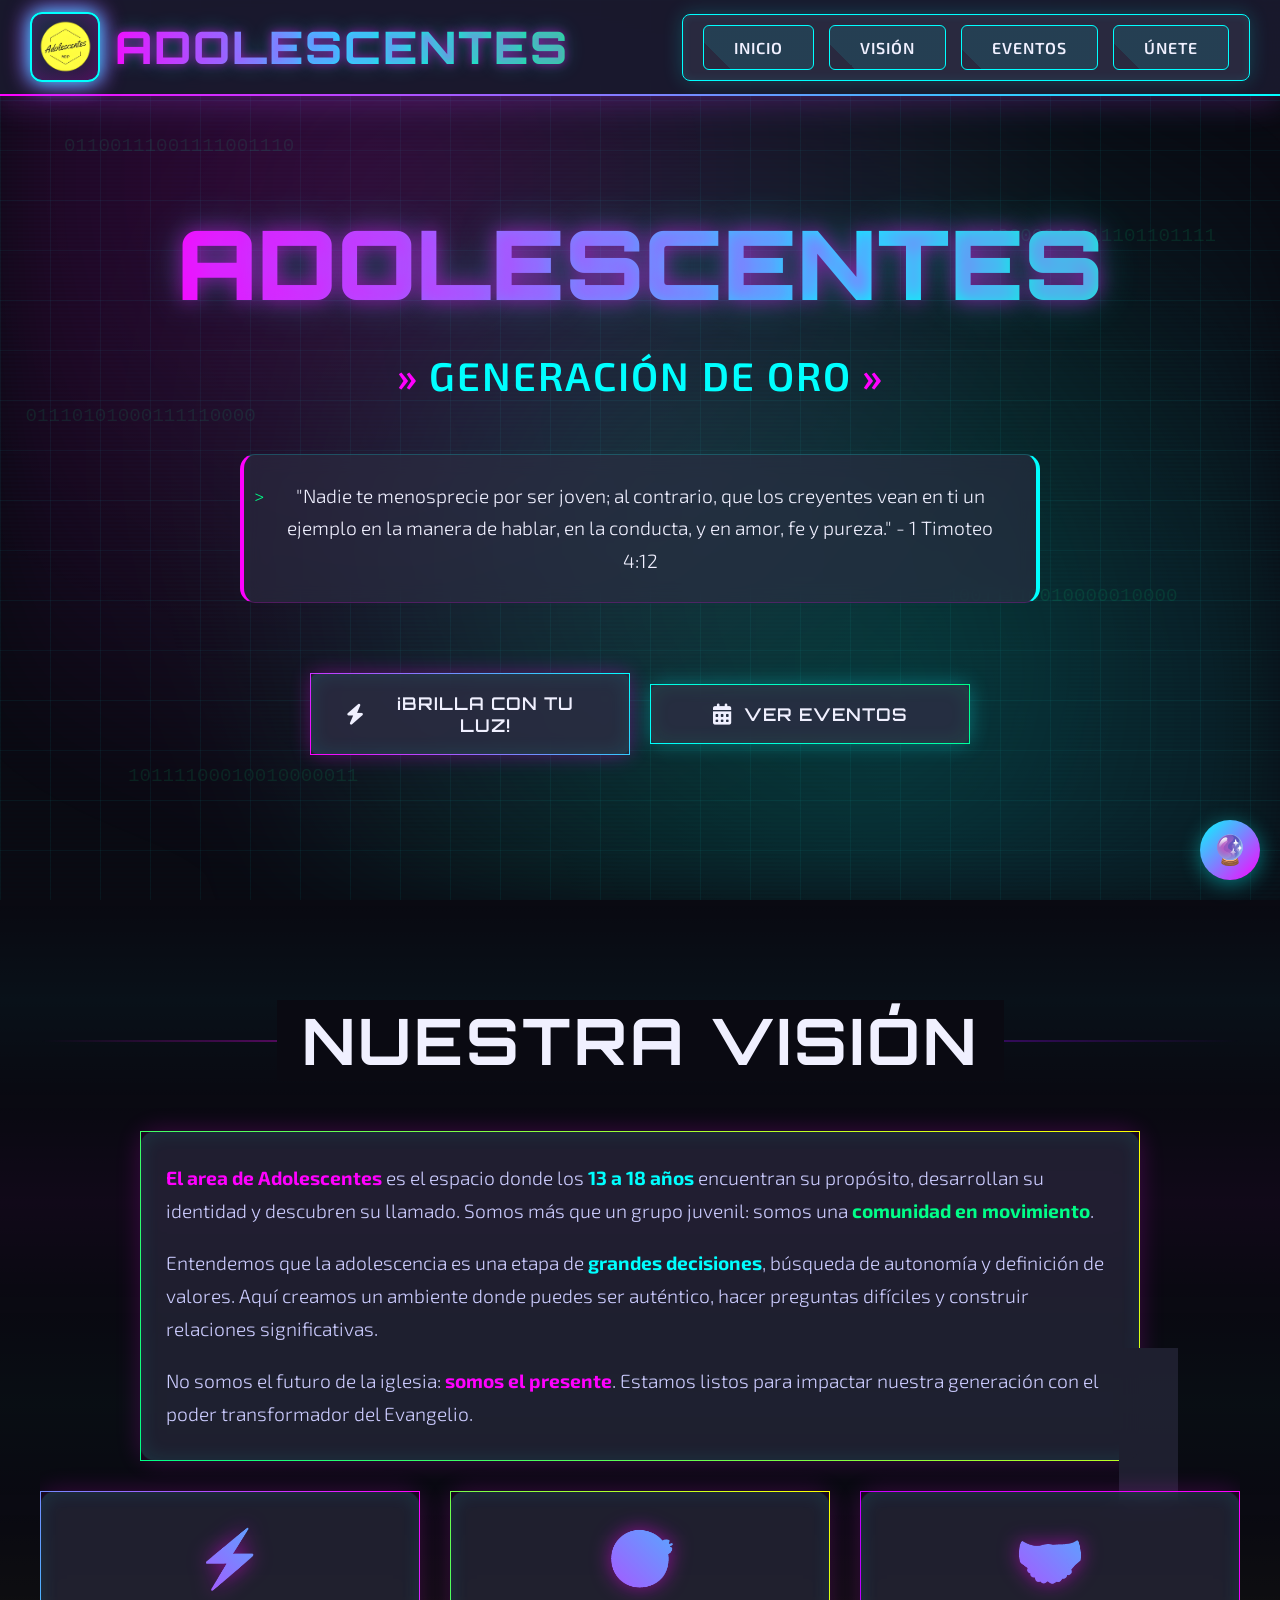
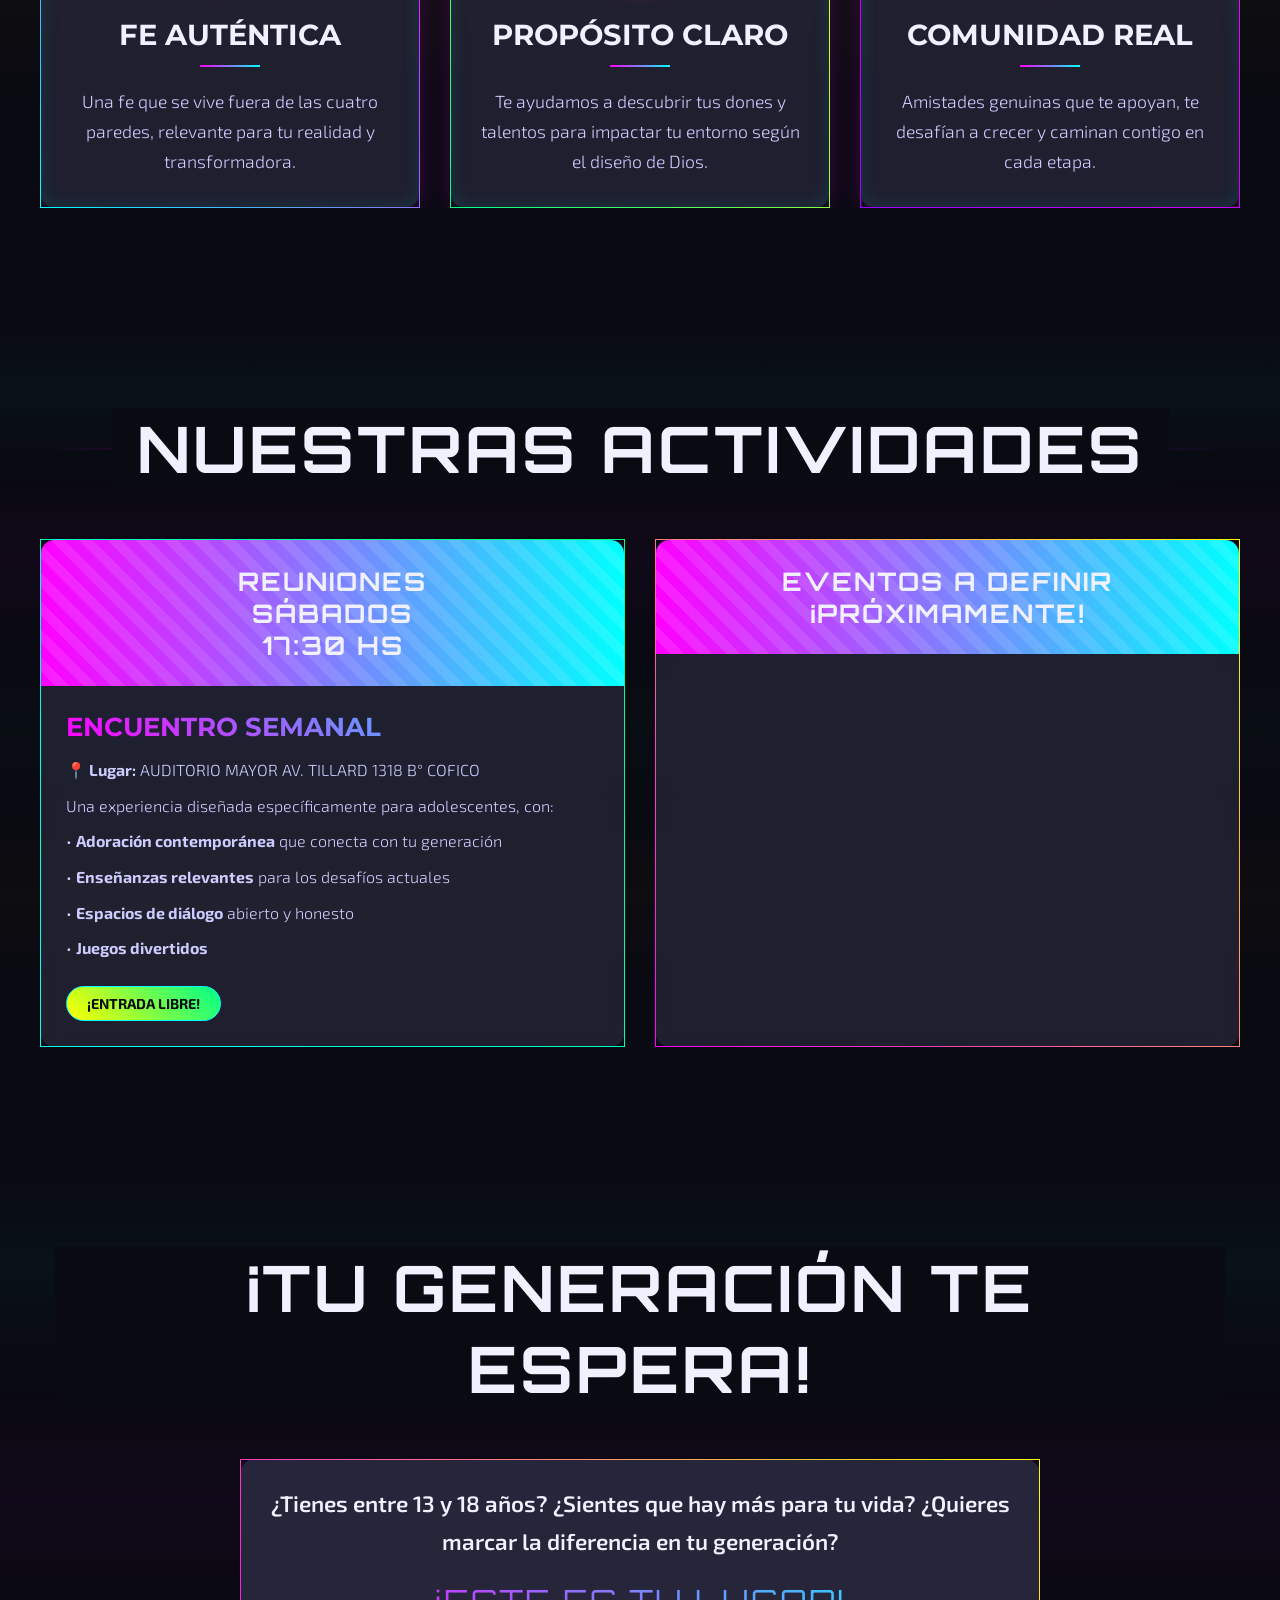
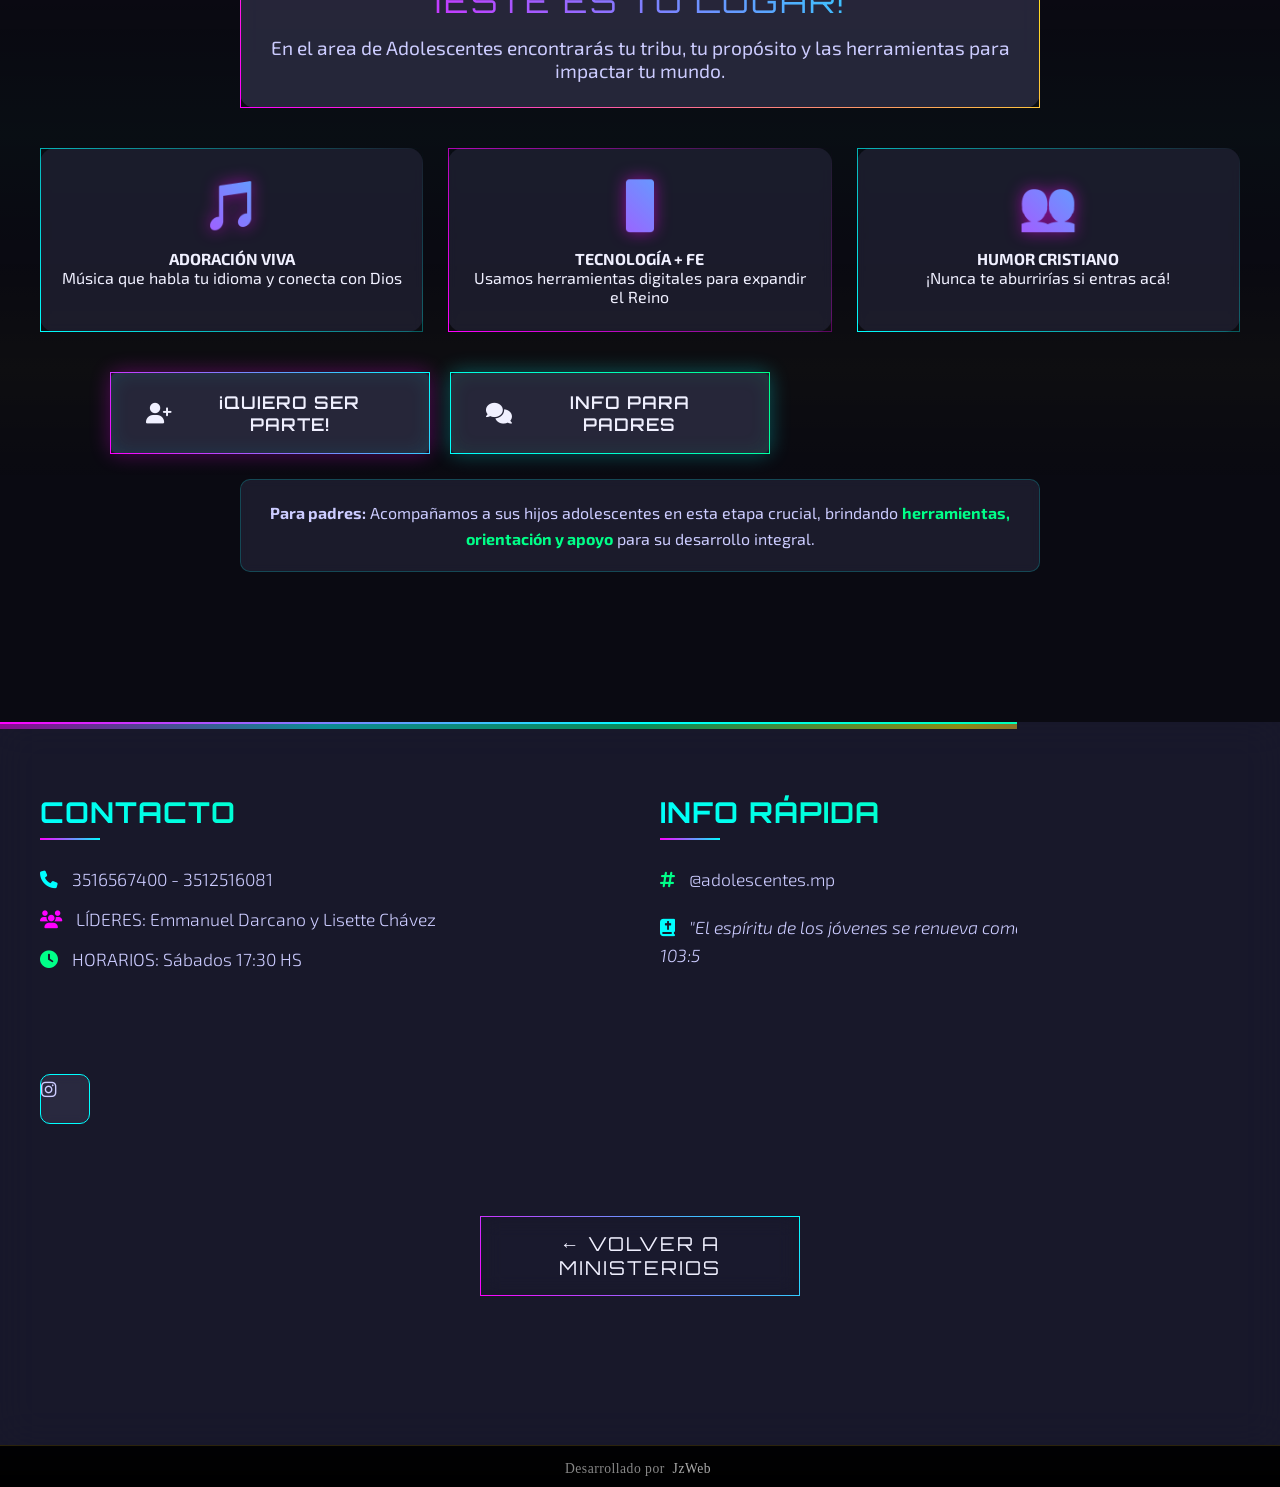
<file: ministerios/ministerio-adolescentes.html>
<!DOCTYPE html>
<html lang="es">
<head>
    <meta charset="UTF-8">
    <meta name="viewport" content="width=device-width, initial-scale=1.0, maximum-scale=5.0">
    <title>ADOLESCENTES | Misionera de Poder</title>
    <link href="https://fonts.googleapis.com/css2?family=Orbitron:wght@400;500;600;700;800&family=Exo+2:wght@300;400;500;600;700&family=Montserrat:wght@400;500;600;700;800&family=Kanit:wght@300;400;600;800&display=swap" rel="stylesheet">
    <link rel="stylesheet" href="https://cdnjs.cloudflare.com/ajax/libs/font-awesome/6.4.0/css/all.min.css">
    <style>
        /* ============================================
           ESTILO TECH URBANO - CYBERPUNK ADOLESCENTE
           ============================================ */
        
        :root {
            /* Paleta cyberpunk/tech */
            --cyber-pink: #FF00FF;
            --cyber-blue: #00FFFF;
            --cyber-green: #00FF88;
            --cyber-yellow: #FFFF00;
            --cyber-purple: #9D00FF;
            --cyber-red: #FF0055;
            --cyber-dark: #0A0A12;
            --cyber-gray: #1A1A2E;
            --cyber-light: #2D2D44;
            --cyber-white: #F0F0FF;
            --hologram-blue: rgba(0, 255, 255, 0.3);
            --hologram-pink: rgba(255, 0, 255, 0.3);
            --grid-color: rgba(0, 255, 255, 0.1);
        }
        
        /* RESET CYBER */
        * {
            margin: 0;
            padding: 0;
            box-sizing: border-box;
        }
        
        body.cyber-teen-page {
            background: var(--cyber-dark);
            color: var(--cyber-white);
            font-family: 'Exo 2', sans-serif;
            overflow-x: hidden;
            position: relative;
            min-height: 100vh;
        }
        
        /* ======================
           1. BACKGROUND MATRIX
           ====================== */
        .cyber-background {
            position: fixed;
            top: 0;
            left: 0;
            width: 100%;
            height: 100%;
            z-index: -3;
            background: 
                /* Grid digital */
                linear-gradient(var(--grid-color) 1px, transparent 1px),
                linear-gradient(90deg, var(--grid-color) 1px, transparent 1px),
                /* Fondo base */
                radial-gradient(circle at 20% 20%, rgba(255, 0, 255, 0.05) 0%, transparent 40%),
                radial-gradient(circle at 80% 80%, rgba(0, 255, 255, 0.05) 0%, transparent 40%),
                radial-gradient(circle at 40% 60%, rgba(0, 255, 136, 0.03) 0%, transparent 40%),
                /* Efecto scanlines */
                repeating-linear-gradient(
                    0deg,
                    transparent,
                    transparent 2px,
                    rgba(0, 255, 255, 0.02) 2px,
                    rgba(0, 255, 255, 0.02) 4px
                );
            background-size: 50px 50px, 50px 50px, cover, cover, cover, 100% 100%;
            opacity: 0.5;
            animation: gridMove 20s linear infinite;
        }
        
        @keyframes gridMove {
            0% {
                background-position: 0 0, 0 0, 0 0, 0 0, 0 0, 0 0;
            }
            100% {
                background-position: 100px 100px, 100px 100px, 0 0, 0 0, 0 0, 0 0;
            }
        }
        
        /* Partículas de datos */
        .data-particle {
            position: fixed;
            width: 3px;
            height: 3px;
            background: var(--cyber-blue);
            border-radius: 50%;
            pointer-events: none;
            opacity: 0;
            animation: dataFall 15s linear infinite;
            filter: blur(1px);
        }
        
        @keyframes dataFall {
            0% {
                transform: translateY(-100px) translateX(0) rotate(0deg);
                opacity: 0;
            }
            10% {
                opacity: 0.8;
            }
            90% {
                opacity: 0.8;
            }
            100% {
                transform: translateY(100vh) translateX(100px) rotate(360deg);
                opacity: 0;
            }
        }
        
        /* ======================
           2. HEADER TECH WEAR CON MENÚ HAMBURGUESA
           ====================== */
        .cyber-header {
            position: fixed;
            top: 0;
            left: 0;
            width: 100%;
            z-index: 1000;
            padding: 12px 0;
            background: rgba(26, 26, 46, 0.98);
            backdrop-filter: blur(20px);
            border-bottom: 2px solid transparent;
            border-image: linear-gradient(90deg, var(--cyber-pink), var(--cyber-blue)) 1;
            box-shadow: 
                0 5px 30px rgba(255, 0, 255, 0.3),
                0 0 50px rgba(0, 255, 255, 0.2);
        }
        
        .cyber-nav-container {
            max-width: 1400px;
            margin: 0 auto;
            display: flex;
            justify-content: space-between;
            align-items: center;
            padding: 0 20px;
        }
        
        .cyber-logo {
            display: flex;
            align-items: center;
            gap: 15px;
            position: relative;
        }
        
        .hologram-logo {
            width: 60px;
            height: 60px;
            border-radius: 12px;
            object-fit: contain;
            border: 2px solid var(--cyber-blue);
            background: linear-gradient(135deg, rgba(0, 255, 255, 0.1), rgba(255, 0, 255, 0.1));
            padding: 6px;
            position: relative;
            overflow: hidden;
            box-shadow: 
                0 0 20px var(--cyber-blue),
                0 0 25px var(--cyber-pink),
                inset 0 0 20px rgba(255, 0, 255, 0.2);
            animation: hologramGlow 3s ease-in-out infinite alternate;
        }
        
        @keyframes hologramGlow {
            0% {
                box-shadow: 
                    0 0 15px var(--cyber-blue),
                    0 0 20px var(--cyber-pink),
                    inset 0 0 15px rgba(255, 0, 255, 0.2);
                filter: hue-rotate(0deg);
            }
            100% {
                box-shadow: 
                    0 0 20px var(--cyber-pink),
                    0 0 25px var(--cyber-blue),
                    inset 0 0 20px rgba(0, 255, 255, 0.3);
                filter: hue-rotate(60deg);
            }
        }
        
        .cyber-title {
            font-family: 'Orbitron', sans-serif;
            font-size: 2.2rem;
            background: linear-gradient(90deg, var(--cyber-pink), var(--cyber-blue), var(--cyber-green));
            -webkit-background-clip: text;
            background-clip: text;
            color: transparent;
            font-weight: 800;
            letter-spacing: 2px;
            text-transform: uppercase;
            position: relative;
            text-shadow: 
                0 0 10px rgba(255, 0, 255, 0.5),
                0 0 20px rgba(0, 255, 255, 0.3);
        }
        
        /* Menú Hamburguesa - Estilo Cyberpunk */
        .cyber-nav {
            display: flex;
            align-items: center;
        }
        
        /* Menú normal para desktop */
        .cyber-nav-desktop {
            display: flex;
            gap: 15px;
            background: rgba(45, 45, 68, 0.8);
            padding: 10px 20px;
            border-radius: 8px;
            border: 1px solid var(--cyber-blue);
            box-shadow: 
                inset 0 0 10px rgba(0, 255, 255, 0.1),
                0 0 20px rgba(0, 255, 255, 0.2);
        }
        
        /* Botón Hamburguesa */
        .cyber-hamburger {
            display: none;
            flex-direction: column;
            justify-content: space-between;
            width: 40px;
            height: 30px;
            background: transparent;
            border: none;
            cursor: pointer;
            padding: 0;
            position: relative;
            z-index: 1001;
        }
        
        .cyber-hamburger span {
            display: block;
            height: 4px;
            width: 100%;
            background: linear-gradient(90deg, var(--cyber-pink), var(--cyber-blue));
            border-radius: 2px;
            transition: all 0.3s ease;
            box-shadow: 0 0 5px rgba(255, 0, 255, 0.5);
        }
        
        .cyber-hamburger.active span:nth-child(1) {
            transform: rotate(45deg) translate(8px, 8px);
            background: var(--cyber-pink);
        }
        
        .cyber-hamburger.active span:nth-child(2) {
            opacity: 0;
        }
        
        .cyber-hamburger.active span:nth-child(3) {
            transform: rotate(-45deg) translate(7px, -7px);
            background: var(--cyber-blue);
        }
        
        /* Menú móvil */
        .cyber-mobile-menu {
            position: fixed;
            top: 0;
            right: -100%;
            width: 100%;
            max-width: 350px;
            height: 100vh;
            background: rgba(10, 10, 18, 0.98);
            backdrop-filter: blur(25px);
            border-left: 2px solid transparent;
            border-image: linear-gradient(180deg, var(--cyber-pink), var(--cyber-blue)) 1;
            box-shadow: 
                -10px 0 30px rgba(255, 0, 255, 0.3),
                -5px 0 50px rgba(0, 255, 255, 0.2);
            padding: 100px 30px 30px;
            transition: right 0.4s cubic-bezier(0.68, -0.55, 0.265, 1.55);
            z-index: 1000;
            overflow-y: auto;
        }
        
        .cyber-mobile-menu.active {
            right: 0;
        }
        
        .cyber-mobile-menu::before {
            content: '';
            position: absolute;
            top: 0;
            left: 0;
            width: 100%;
            height: 100%;
            background: 
                radial-gradient(circle at 20% 30%, rgba(255, 0, 255, 0.1) 0%, transparent 50%),
                radial-gradient(circle at 80% 70%, rgba(0, 255, 255, 0.1) 0%, transparent 50%);
            pointer-events: none;
            z-index: -1;
        }
        
        .mobile-menu-header {
            text-align: center;
            margin-bottom: 40px;
            padding-bottom: 20px;
            border-bottom: 1px solid rgba(0, 255, 255, 0.3);
        }
        
        .mobile-menu-header h3 {
            font-family: 'Orbitron', sans-serif;
            font-size: 1.8rem;
            background: linear-gradient(90deg, var(--cyber-pink), var(--cyber-blue));
            -webkit-background-clip: text;
            background-clip: text;
            color: transparent;
            margin-bottom: 10px;
        }
        
        .mobile-menu-items {
            display: flex;
            flex-direction: column;
            gap: 15px;
        }
        
        .mobile-menu-btn {
            padding: 18px 25px;
            background: rgba(45, 45, 68, 0.7);
            border: 1px solid transparent;
            border-image: linear-gradient(90deg, var(--cyber-blue), var(--cyber-pink)) 1;
            border-radius: 10px;
            color: var(--cyber-white);
            font-family: 'Exo 2', sans-serif;
            font-weight: 600;
            font-size: 1.1rem;
            text-transform: uppercase;
            letter-spacing: 1px;
            text-align: left;
            cursor: pointer;
            transition: all 0.3s ease;
            display: flex;
            align-items: center;
            gap: 15px;
            position: relative;
            overflow: hidden;
        }
        
        .mobile-menu-btn::before {
            content: '>';
            color: var(--cyber-green);
            font-weight: bold;
            opacity: 0;
            transition: opacity 0.3s ease;
        }
        
        .mobile-menu-btn:hover,
        .mobile-menu-btn:active {
            background: rgba(255, 0, 255, 0.1);
            transform: translateX(10px);
            border-image: linear-gradient(90deg, var(--cyber-pink), var(--cyber-blue)) 1;
            box-shadow: 
                0 5px 15px rgba(255, 0, 255, 0.2),
                inset 0 0 10px rgba(0, 255, 255, 0.1);
        }
        
        .mobile-menu-btn:hover::before,
        .mobile-menu-btn:active::before {
            opacity: 1;
        }
        
        .mobile-menu-btn i {
            color: var(--cyber-blue);
            font-size: 1.2rem;
            width: 25px;
        }
        
        .mobile-menu-footer {
            margin-top: 40px;
            padding-top: 20px;
            border-top: 1px solid rgba(255, 0, 255, 0.3);
            text-align: center;
        }
        
        .mobile-menu-footer p {
            color: #CCCCFF;
            font-size: 0.9rem;
            opacity: 0.8;
        }
        
        .menu-overlay {
            position: fixed;
            top: 0;
            left: 0;
            width: 100%;
            height: 100%;
            background: rgba(0, 0, 0, 0.7);
            backdrop-filter: blur(5px);
            z-index: 999;
            opacity: 0;
            visibility: hidden;
            transition: all 0.3s ease;
        }
        
        .menu-overlay.active {
            opacity: 1;
            visibility: visible;
        }
        
        /* Botones estilo terminal para desktop */
        .terminal-btn {
            padding: 12px 25px;
            background: transparent;
            border: 1px solid var(--cyber-blue);
            color: var(--cyber-white);
            font-family: 'Exo 2', sans-serif;
            font-weight: 600;
            text-transform: uppercase;
            letter-spacing: 1px;
            cursor: pointer;
            position: relative;
            overflow: hidden;
            transition: all 0.3s ease;
            font-size: 0.9rem;
            border-radius: 6px;
            background: linear-gradient(45deg, transparent 50%, rgba(0, 255, 255, 0.1) 50%);
            background-size: 250% 250%;
            background-position: right bottom;
        }
        
        .terminal-btn:hover {
            background-position: left top;
            border-color: var(--cyber-pink);
            color: var(--cyber-pink);
            transform: translateY(-2px);
            box-shadow: 
                0 5px 15px rgba(255, 0, 255, 0.3),
                inset 0 0 10px rgba(255, 0, 255, 0.1);
        }
        
        .terminal-btn::before {
            content: '>';
            position: absolute;
            left: 10px;
            opacity: 0;
            transition: opacity 0.3s ease;
        }
        
        .terminal-btn:hover::before {
            opacity: 1;
        }
        
        /* ======================
           3. HERO CYBERPUNK
           ====================== */
        .cyber-hero {
            min-height: 100vh;
            display: flex;
            flex-direction: column;
            align-items: center;
            justify-content: center;
            padding: 100px 20px 40px;
            position: relative;
            overflow: hidden;
            text-align: center;
        }
        
        .cyber-hero::before {
            content: '';
            position: absolute;
            top: 0;
            left: 0;
            width: 100%;
            height: 100%;
            background: 
                radial-gradient(circle at 30% 20%, rgba(255, 0, 255, 0.15) 0%, transparent 60%),
                radial-gradient(circle at 70% 80%, rgba(0, 255, 255, 0.15) 0%, transparent 60%),
                radial-gradient(circle at 50% 50%, rgba(0, 255, 136, 0.1) 0%, transparent 70%);
            z-index: -1;
            filter: blur(40px);
        }
        
        .main-title-cyber {
            font-family: 'Orbitron', sans-serif;
            font-weight: 900;
            font-size: 3.5rem;
            text-transform: uppercase;
            margin-bottom: 15px;
            position: relative;
            line-height: 1;
            padding: 0 15px;
        }
        
        .title-cyber {
            background: linear-gradient(
                90deg,
                var(--cyber-pink),
                var(--cyber-blue),
                var(--cyber-green),
                var(--cyber-yellow),
                var(--cyber-purple)
            );
            -webkit-background-clip: text;
            background-clip: text;
            color: transparent;
            background-size: 300% 300%;
            animation: cyberFlow 8s ease infinite;
            position: relative;
            display: inline-block;
            text-shadow: 
                0 0 20px rgba(255, 0, 255, 0.5),
                0 0 40px rgba(0, 255, 255, 0.3);
        }
        
        @keyframes cyberFlow {
            0%, 100% { background-position: 0% 50%; }
            50% { background-position: 100% 50%; }
        }
        
        .hero-subtitle-cyber {
            font-family: 'Exo 2', sans-serif;
            font-size: 1.8rem;
            margin: 25px 0;
            color: var(--cyber-blue);
            font-weight: 600;
            letter-spacing: 2px;
            text-transform: uppercase;
            position: relative;
            display: inline-block;
            padding: 0 20px;
        }
        
        .hero-subtitle-cyber::before,
        .hero-subtitle-cyber::after {
            content: '»';
            color: var(--cyber-pink);
            margin: 0 10px;
            animation: blink 1s infinite alternate;
        }
        
        @keyframes blink {
            0% { opacity: 0.3; }
            100% { opacity: 1; }
        }
        
        .hero-tagline-cyber {
            font-size: 1.2rem;
            max-width: 800px;
            margin: 30px auto;
            color: var(--cyber-white);
            line-height: 1.7;
            background: rgba(45, 45, 68, 0.6);
            padding: 25px;
            border-radius: 15px;
            border-left: 4px solid var(--cyber-pink);
            border-right: 4px solid var(--cyber-blue);
            position: relative;
            font-weight: 300;
            backdrop-filter: blur(10px);
            border-top: 1px solid rgba(0, 255, 255, 0.2);
            border-bottom: 1px solid rgba(255, 0, 255, 0.2);
        }
        
        .hero-tagline-cyber::before {
            content: '>';
            position: absolute;
            left: 10px;
            color: var(--cyber-green);
            animation: cursorBlink 1s infinite;
        }
        
        @keyframes cursorBlink {
            0%, 100% { opacity: 0; }
            50% { opacity: 1; }
        }
        
        /* Botones estilo interfaz */
        .cyber-buttons {
            display: flex;
            flex-direction: column;
            gap: 20px;
            justify-content: center;
            align-items: center;
            width: 100%;
            max-width: 500px;
            margin-top: 40px;
        }
        
        .interface-btn {
            padding: 18px 35px;
            font-family: 'Orbitron', sans-serif;
            font-weight: 600;
            font-size: 1.1rem;
            text-transform: uppercase;
            letter-spacing: 1px;
            border: none;
            cursor: pointer;
            position: relative;
            overflow: hidden;
            transition: all 0.4s ease;
            border-radius: 8px;
            width: 100%;
            max-width: 320px;
            display: flex;
            align-items: center;
            justify-content: center;
            gap: 12px;
            background: rgba(45, 45, 68, 0.8);
            backdrop-filter: blur(10px);
            border: 1px solid transparent;
        }
        
        .interface-btn-primary {
            border-image: linear-gradient(45deg, var(--cyber-pink), var(--cyber-blue)) 1;
            color: var(--cyber-white);
            box-shadow: 
                0 0 20px rgba(255, 0, 255, 0.3),
                inset 0 0 20px rgba(0, 255, 255, 0.1);
        }
        
        .interface-btn-secondary {
            border-image: linear-gradient(45deg, var(--cyber-blue), var(--cyber-green)) 1;
            color: var(--cyber-white);
            box-shadow: 
                0 0 20px rgba(0, 255, 255, 0.3),
                inset 0 0 20px rgba(0, 255, 136, 0.1);
        }
        
        .interface-btn:hover {
            transform: translateY(-5px) scale(1.05);
            box-shadow: 
                0 10px 30px rgba(255, 0, 255, 0.5),
                inset 0 0 30px rgba(0, 255, 255, 0.2);
        }
        
        .btn-icon-cyber {
            font-size: 1.3rem;
            animation: iconPulse 2s infinite alternate;
        }
        
        @keyframes iconPulse {
            0% { 
                transform: scale(1);
                filter: drop-shadow(0 0 5px var(--cyber-blue));
            }
            100% { 
                transform: scale(1.2);
                filter: drop-shadow(0 0 10px var(--cyber-pink));
            }
        }
        
        /* ======================
           4. SECTIONS HUD STYLE
           ====================== */
        .cyber-section {
            padding: 80px 20px;
            position: relative;
            overflow: hidden;
        }
        
        .cyber-section::before {
            content: '';
            position: absolute;
            top: 0;
            left: 0;
            width: 100%;
            height: 100%;
            background: linear-gradient(
                180deg,
                transparent 0%,
                rgba(0, 255, 255, 0.03) 10%,
                transparent 20%,
                rgba(255, 0, 255, 0.03) 30%,
                transparent 40%,
                rgba(0, 255, 136, 0.02) 50%,
                transparent 60%,
                rgba(255, 255, 0, 0.02) 70%,
                transparent 80%
            );
            pointer-events: none;
        }
        
        .section-container-cyber {
            max-width: 1200px;
            margin: 0 auto;
            position: relative;
            padding: 0 15px;
        }
        
        .section-title-cyber {
            font-family: 'Orbitron', sans-serif;
            font-size: 2.5rem;
            text-align: center;
            margin-bottom: 50px;
            text-transform: uppercase;
            position: relative;
            color: var(--cyber-white);
            letter-spacing: 3px;
            padding: 0 15px;
        }
        
        .section-title-cyber::before {
            content: '';
            position: absolute;
            top: 50%;
            left: 0;
            width: 100%;
            height: 2px;
            background: linear-gradient(90deg, 
                transparent,
                var(--cyber-pink),
                var(--cyber-blue),
                var(--cyber-green),
                var(--cyber-purple),
                transparent
            );
            z-index: -1;
            transform: translateY(-50%);
            opacity: 0.3;
        }
        
        .section-title-text-cyber {
            background: var(--cyber-dark);
            padding: 0 25px;
            position: relative;
            display: inline-block;
        }
        
        /* Tarjetas estilo panel HUD */
        .hud-grid {
            display: grid;
            grid-template-columns: 1fr;
            gap: 30px;
        }
        
        .hud-card {
            background: rgba(45, 45, 68, 0.6);
            border-radius: 15px;
            padding: 30px 25px;
            position: relative;
            overflow: hidden;
            border: 1px solid transparent;
            border-image: linear-gradient(45deg, var(--cyber-blue), var(--cyber-pink)) 1;
            transition: all 0.4s ease;
            backdrop-filter: blur(10px);
            box-shadow: 
                inset 0 0 20px rgba(0, 255, 255, 0.1),
                0 0 25px rgba(255, 0, 255, 0.2);
        }
        
        .hud-card:nth-child(even) {
            border-image: linear-gradient(45deg, var(--cyber-green), var(--cyber-yellow)) 1;
        }
        
        .hud-card:nth-child(3n) {
            border-image: linear-gradient(45deg, var(--cyber-purple), var(--cyber-pink)) 1;
        }
        
        .hud-card:hover {
            transform: translateY(-8px) scale(1.02);
            box-shadow: 
                inset 0 0 25px rgba(0, 255, 255, 0.2),
                0 10px 35px rgba(255, 0, 255, 0.3),
                0 0 40px rgba(0, 255, 136, 0.3);
        }
        
        .hud-card::before {
            content: '';
            position: absolute;
            top: 0;
            left: -100%;
            width: 100%;
            height: 100%;
            background: linear-gradient(
                90deg,
                transparent,
                rgba(255, 255, 255, 0.1),
                transparent
            );
            transition: left 0.7s ease;
        }
        
        .hud-card:hover::before {
            left: 100%;
        }
        
        .card-icon-cyber {
            font-size: 3.5rem;
            margin-bottom: 25px;
            text-align: center;
            background: linear-gradient(45deg, var(--cyber-pink), var(--cyber-blue));
            -webkit-background-clip: text;
            background-clip: text;
            color: transparent;
            filter: drop-shadow(0 0 10px rgba(255, 0, 255, 0.5));
            animation: iconFloat 3s ease-in-out infinite;
        }
        
        @keyframes iconFloat {
            0%, 100% { transform: translateY(0); }
            50% { transform: translateY(-10px); }
        }
        
        .hud-card h3 {
            font-family: 'Montserrat', sans-serif;
            font-size: 1.8rem;
            margin-bottom: 20px;
            color: var(--cyber-white);
            text-align: center;
            font-weight: 700;
            position: relative;
            padding-bottom: 15px;
        }
        
        .hud-card h3::after {
            content: '';
            position: absolute;
            bottom: 0;
            left: 50%;
            transform: translateX(-50%);
            width: 60px;
            height: 2px;
            background: linear-gradient(90deg, var(--cyber-pink), var(--cyber-blue));
        }
        
        .hud-card p {
            color: #CCCCFF;
            line-height: 1.7;
            text-align: center;
            font-size: 1.1rem;
            font-weight: 300;
        }
        
        /* ======================
           5. EVENTOS TECH
           ====================== */
        .tech-grid {
            display: grid;
            grid-template-columns: 1fr;
            gap: 30px;
        }
        
        .tech-card {
            background: rgba(45, 45, 68, 0.6);
            border-radius: 15px;
            overflow: hidden;
            border: 1px solid transparent;
            border-image: linear-gradient(45deg, var(--cyber-blue), var(--cyber-green)) 1;
            transition: all 0.4s ease;
            position: relative;
            backdrop-filter: blur(10px);
        }
        
        .tech-card:nth-child(even) {
            border-image: linear-gradient(45deg, var(--cyber-pink), var(--cyber-yellow)) 1;
        }
        
        .tech-card:hover {
            transform: translateY(-8px);
            box-shadow: 
                0 12px 35px rgba(0, 255, 255, 0.3),
                0 0 40px rgba(255, 0, 255, 0.3);
        }
        
        .tech-date {
            background: linear-gradient(90deg, var(--cyber-pink), var(--cyber-blue));
            padding: 25px;
            text-align: center;
            font-family: 'Orbitron', sans-serif;
            font-weight: 700;
            font-size: 1.6rem;
            color: var(--cyber-white);
            letter-spacing: 2px;
            position: relative;
            overflow: hidden;
        }
        
        .tech-date::before {
            content: '';
            position: absolute;
            top: 0;
            left: 0;
            width: 100%;
            height: 100%;
            background: repeating-linear-gradient(
                45deg,
                transparent,
                transparent 10px,
                rgba(255, 255, 255, 0.1) 10px,
                rgba(255, 255, 255, 0.1) 20px
            );
        }
        
        .tech-content {
            padding: 25px;
        }
        
        .tech-content h4 {
            font-family: 'Montserrat', sans-serif;
            font-size: 1.6rem;
            margin-bottom: 15px;
            background: linear-gradient(45deg, var(--cyber-pink), var(--cyber-blue));
            -webkit-background-clip: text;
            background-clip: text;
            color: transparent;
            font-weight: 700;
        }
        
        .tech-card:nth-child(even) .tech-content h4 {
            background: linear-gradient(45deg, var(--cyber-blue), var(--cyber-green));
            -webkit-background-clip: text;
            background-clip: text;
            color: transparent;
        }
        
        .tech-content p {
            color: #CCCCFF;
            margin-bottom: 10px;
            line-height: 1.6;
            font-weight: 300;
            font-size: 1rem;
        }
        
        .tech-tag {
            display: inline-block;
            background: linear-gradient(45deg, var(--cyber-yellow), var(--cyber-green));
            color: var(--cyber-dark);
            padding: 8px 20px;
            border-radius: 20px;
            font-size: 0.9rem;
            margin-top: 15px;
            font-weight: 700;
            border: 1px solid var(--cyber-blue);
        }
        
        /* ======================
           6. VALORES DIGITALES
           ====================== */
        .digital-values {
            display: grid;
            grid-template-columns: repeat(auto-fit, minmax(220px, 1fr));
            gap: 25px;
            margin-top: 40px;
        }
        
        .value-chip {
            background: rgba(45, 45, 68, 0.5);
            padding: 25px 20px;
            border-radius: 15px;
            text-align: center;
            border: 1px solid transparent;
            border-image: linear-gradient(45deg, var(--cyber-blue), transparent) 1;
            transition: all 0.3s ease;
            position: relative;
            overflow: hidden;
            backdrop-filter: blur(5px);
        }
        
        .value-chip:nth-child(even) {
            border-image: linear-gradient(45deg, var(--cyber-pink), transparent) 1;
        }
        
        .value-chip:hover {
            transform: translateY(-5px) scale(1.05);
            box-shadow: 
                0 10px 25px rgba(0, 255, 255, 0.3),
                inset 0 0 20px rgba(255, 0, 255, 0.1);
        }
        
        .icon-chip {
            font-size: 3rem;
            margin-bottom: 15px;
            background: linear-gradient(45deg, var(--cyber-pink), var(--cyber-blue));
            -webkit-background-clip: text;
            background-clip: text;
            color: transparent;
            filter: drop-shadow(0 0 8px rgba(255, 0, 255, 0.5));
        }
        
        /* ======================
           7. FOOTER CYBER
           ====================== */
        .cyber-footer {
            background: rgba(26, 26, 46, 0.9);
            padding: 60px 20px 25px;
            border-top: 2px solid transparent;
            border-image: linear-gradient(90deg, var(--cyber-pink), var(--cyber-blue), var(--cyber-green)) 1;
            position: relative;
            overflow: hidden;
            backdrop-filter: blur(20px);
        }
        
        .cyber-footer::before {
            content: '';
            position: absolute;
            top: 0;
            left: 0;
            width: 100%;
            height: 5px;
            background: linear-gradient(90deg, 
                var(--cyber-pink), 
                var(--cyber-blue), 
                var(--cyber-green),
                var(--cyber-yellow),
                var(--cyber-pink));
            opacity: 0.5;
        }
        
        .footer-content-cyber {
            max-width: 1200px;
            margin: 0 auto;
            position: relative;
            z-index: 2;
            display: grid;
            grid-template-columns: 1fr;
            gap: 40px;
        }
        
        .footer-column-cyber h4 {
            font-family: 'Orbitron', sans-serif;
            font-size: 1.8rem;
            margin-bottom: 25px;
            background: linear-gradient(45deg, var(--cyber-blue), var(--cyber-green));
            -webkit-background-clip: text;
            background-clip: text;
            color: transparent;
            letter-spacing: 1px;
            position: relative;
            padding-bottom: 10px;
        }
        
        .footer-column-cyber h4::after {
            content: '';
            position: absolute;
            bottom: 0;
            left: 0;
            width: 60px;
            height: 2px;
            background: linear-gradient(90deg, var(--cyber-pink), var(--cyber-blue));
        }
        
        .footer-column-cyber p, .footer-column-cyber a {
            color: #CCCCFF;
            margin-bottom: 12px;
            display: block;
            text-decoration: none;
            transition: all 0.3s ease;
            font-size: 1.1rem;
            font-weight: 300;
            line-height: 1.6;
        }
        
        .footer-column-cyber a:hover {
            color: var(--cyber-pink);
            transform: translateX(5px);
            text-shadow: 0 0 10px rgba(255, 0, 255, 0.5);
        }
        
        .social-cyber {
            display: flex;
            gap: 15px;
            margin-top: 20px;
            flex-wrap: wrap;
        }
        
        .social-chip {
            width: 50px;
            height: 50px;
            border-radius: 10px;
            background: rgba(45, 45, 68, 0.8);
            display: flex;
            align-items: center;
            justify-content: center;
            color: var(--cyber-white);
            font-size: 1.3rem;
            transition: all 0.3s ease;
            border: 1px solid var(--cyber-blue);
            text-decoration: none;
            backdrop-filter: blur(5px);
        }
        
        .social-chip:hover {
            transform: translateY(-5px) rotate(5deg);
            border-color: var(--cyber-pink);
            color: var(--cyber-pink);
            box-shadow: 
                0 5px 15px rgba(255, 0, 255, 0.4),
                inset 0 0 10px rgba(0, 255, 255, 0.2);
        }
        
        .back-home-cyber {
            display: inline-block;
            margin-top: 40px;
            padding: 15px 40px;
            background: transparent;
            color: var(--cyber-white);
            text-decoration: none;
            border-radius: 8px;
            font-family: 'Orbitron', sans-serif;
            font-size: 1.2rem;
            letter-spacing: 2px;
            transition: all 0.3s ease;
            border: 1px solid transparent;
            border-image: linear-gradient(45deg, var(--cyber-pink), var(--cyber-blue)) 1;
            backdrop-filter: blur(10px);
            width: 100%;
            max-width: 320px;
            text-align: center;
        }
        
        .back-home-cyber:hover {
            transform: translateY(-3px);
            color: var(--cyber-pink);
            box-shadow: 
                0 5px 20px rgba(255, 0, 255, 0.4),
                inset 0 0 20px rgba(0, 255, 255, 0.1);
        }
        
        .copyright-cyber {
            text-align: center;
            margin-top: 50px;
            padding-top: 25px;
            border-top: 1px solid rgba(0, 255, 255, 0.2);
            color: #9999CC;
            font-size: 0.9rem;
            position: relative;
            z-index: 2;
            font-weight: 300;
        }
        
        /* ======================
           8. RESPONSIVE MEJORADO CON MENÚ HAMBURGUESA
           ====================== */
        /* Menú hamburguesa solo en móviles y tablets */
        @media (max-width: 1024px) {
            .cyber-nav-desktop {
                display: none;
            }
            
            .cyber-hamburger {
                display: flex;
            }
            
            .cyber-title {
                font-size: 2rem;
            }
            
            .hologram-logo {
                width: 55px;
                height: 55px;
            }
        }
        
        /* Menú normal en desktop */
        @media (min-width: 1025px) {
            .cyber-mobile-menu,
            .cyber-hamburger,
            .menu-overlay {
                display: none;
            }
            
            .cyber-nav-desktop {
                display: flex;
            }
        }
        
        /* Teléfonos pequeños (≤ 360px) */
        @media (max-width: 360px) {
            .cyber-title {
                font-size: 1.7rem;
            }
            
            .hologram-logo {
                width: 50px;
                height: 50px;
            }
            
            .main-title-cyber {
                font-size: 2.5rem;
            }
            
            .hero-subtitle-cyber {
                font-size: 1.4rem;
            }
            
            .cyber-mobile-menu {
                max-width: 300px;
                padding: 90px 20px 20px;
            }
            
            .mobile-menu-btn {
                padding: 16px 20px;
                font-size: 1rem;
            }
        }
        
        /* Teléfonos (≥ 361px) */
        @media (min-width: 361px) and (max-width: 480px) {
            .cyber-title {
                font-size: 1.9rem;
            }
            
            .main-title-cyber {
                font-size: 2.8rem;
            }
            
            .hero-subtitle-cyber {
                font-size: 1.6rem;
            }
            
            .section-title-cyber {
                font-size: 2.2rem;
            }
        }
        
        /* Tablets (≥ 481px) */
        @media (min-width: 481px) and (max-width: 768px) {
            .cyber-title {
                font-size: 2.2rem;
            }
            
            .hologram-logo {
                width: 60px;
                height: 60px;
            }
            
            .main-title-cyber {
                font-size: 3.5rem;
            }
            
            .hero-subtitle-cyber {
                font-size: 2rem;
            }
            
            .section-title-cyber {
                font-size: 2.8rem;
            }
            
            .hud-grid {
                grid-template-columns: 1fr;
            }
            
            .tech-grid {
                grid-template-columns: 1fr;
            }
            
            .digital-values {
                grid-template-columns: repeat(2, 1fr);
            }
            
            .footer-content-cyber {
                grid-template-columns: repeat(2, 1fr);
            }
            
            .interface-btn {
                max-width: 350px;
            }
        }
        
        /* Tablets grandes (≥ 769px) */
        @media (min-width: 769px) and (max-width: 1024px) {
            .cyber-title {
                font-size: 2.5rem;
            }
            
            .hologram-logo {
                width: 65px;
                height: 65px;
            }
            
            .main-title-cyber {
                font-size: 4.5rem;
            }
            
            .hero-subtitle-cyber {
                font-size: 2.3rem;
            }
            
            .section-title-cyber {
                font-size: 3.2rem;
            }
            
            .hud-grid {
                grid-template-columns: repeat(2, 1fr);
            }
            
            .tech-grid {
                grid-template-columns: repeat(2, 1fr);
            }
            
            .digital-values {
                grid-template-columns: repeat(3, 1fr);
            }
            
            .footer-content-cyber {
                grid-template-columns: repeat(2, 1fr);
            }
            
            .cyber-buttons {
                flex-direction: row;
                flex-wrap: wrap;
                max-width: 700px;
            }
            
            .interface-btn {
                max-width: 300px;
            }
        }
        
        /* Desktop (≥ 1025px) */
        @media (min-width: 1025px) {
            .main-title-cyber {
                font-size: 6rem;
            }
            
            .hero-subtitle-cyber {
                font-size: 2.5rem;
            }
            
            .section-title-cyber {
                font-size: 4rem;
            }
            
            .hud-grid {
                grid-template-columns: repeat(3, 1fr);
            }
            
            .tech-grid {
                grid-template-columns: repeat(2, 1fr);
            }
            
            .digital-values {
                grid-template-columns: repeat(3, 1fr);
            }
            
            .footer-content-cyber {
                grid-template-columns: repeat(2, 1fr);
            }
            
            .cyber-buttons {
                flex-direction: row;
                max-width: 800px;
            }
            
            .interface-btn {
                max-width: 320px;
            }
            
            .cyber-title {
                font-size: 2.8rem;
            }
            
            .hologram-logo {
                width: 70px;
                height: 70px;
            }
        }
        
        /* Desktop grande (≥ 1200px) */
        @media (min-width: 1200px) {
            .cyber-nav-container {
                padding: 0 30px;
            }
            
            .cyber-hero {
                padding: 120px 30px 50px;
            }
            
            .cyber-section {
                padding: 100px 30px;
            }
            
            .section-container-cyber {
                padding: 0;
            }
            
            .cyber-footer {
                padding: 70px 30px 30px;
            }
            
            .terminal-btn {
                padding: 12px 30px;
                font-size: 1rem;
            }
        }
        
        /* ======================
           9. ELEMENTOS CYBER
           ====================== */
        .scan-line {
            position: absolute;
            width: 100%;
            height: 2px;
            background: linear-gradient(90deg, 
                transparent, 
                var(--cyber-green), 
                transparent);
            opacity: 0;
            animation: scan 5s linear infinite;
            pointer-events: none;
            z-index: 100;
        }
        
        @keyframes scan {
            0% {
                top: 0%;
                opacity: 1;
            }
            100% {
                top: 100%;
                opacity: 0;
            }
        }
        
        .binary-code {
            position: fixed;
            font-family: 'Courier New', monospace;
            font-size: 1.2rem;
            color: var(--cyber-green);
            opacity: 0.1;
            pointer-events: none;
            z-index: -2;
            user-select: none;
        }
        
        /* ======================
           10. MEJORAS ESPECÍFICAS
           ====================== */
        /* Mejora para textos largos en móviles */
        .tech-content p br {
            display: none;
        }
        
        @media (min-width: 768px) {
            .tech-content p br {
                display: inline;
            }
        }
        
        /* Mejora para textos en tarjetas */
        .hud-card p,
        .tech-content p,
        .value-chip p {
            word-wrap: break-word;
            overflow-wrap: break-word;
            hyphens: auto;
        }
        
        /* Mejora para imágenes responsivas */
        img.hologram-logo {
            max-width: 100%;
            height: auto;
        }
        
        /* Mejora para contenedores */
        .section-container-cyber,
        .footer-content-cyber {
            width: 100%;
            overflow-x: hidden;
        }
        
        /* Mejora para scroll suave */
        html {
            scroll-behavior: smooth;
        }
        
        /* Mejora para botones táctiles */
        button, 
        .terminal-btn, 
        .interface-btn,
        .adolescentes-quick-btn,
        .social-chip,
        .mobile-menu-btn {
            -webkit-tap-highlight-color: transparent;
            touch-action: manipulation;
            min-height: 44px;
        }
        
        @media (max-width: 768px) {
            .terminal-btn,
            .interface-btn,
            .mobile-menu-btn {
                min-height: 50px;
            }
        }
        
        /* Prevenir zoom en inputs */
        input, textarea {
            font-size: 16px;
        }
        
        /* Animación de entrada para el menú móvil */
        @keyframes menuItemFadeIn {
            from {
                opacity: 0;
                transform: translateX(20px);
            }
            to {
                opacity: 1;
                transform: translateX(0);
            }
        }
        
        .mobile-menu-btn {
            animation: menuItemFadeIn 0.4s ease forwards;
            opacity: 0;
        }
        
        .mobile-menu-btn:nth-child(1) { animation-delay: 0.1s; }
        .mobile-menu-btn:nth-child(2) { animation-delay: 0.2s; }
        .mobile-menu-btn:nth-child(3) { animation-delay: 0.3s; }
        .mobile-menu-btn:nth-child(4) { animation-delay: 0.4s; }
        .mobile-menu-btn:nth-child(5) { animation-delay: 0.5s; }

        /* ================== CRÉDITO DEL DESARROLLADOR ================== */
        .developer-credit {
            text-align: center;
            padding: 15px 0 10px;
            background: linear-gradient(to top, rgba(0,0,0,0.95), rgba(0,0,0,0.8));
            border-top: 1px solid rgba(212, 175, 55, 0.2);
            font-size: 0.85rem;
            letter-spacing: 0.5px;
            position: relative;
            z-index: 10;
        }

        .developer-credit p {
            margin: 0;
            color: #888;
            font-family: 'Playfair Display', serif;
            transition: color 0.3s ease;
        }

        .developer-credit a {
            color: #aaa;
            text-decoration: none;
            font-weight: 500;
            position: relative;
            transition: all 0.3s ease;
            padding: 2px 4px;
        }

        .developer-credit a::before {
            content: '';
            position: absolute;
            bottom: -2px;
            left: 0;
            width: 0;
            height: 1px;
            background: linear-gradient(90deg, var(--gold), var(--gold-light));
            transition: width 0.3s ease;
        }

        .developer-credit a:hover {
            color: var(--gold-light);
            text-shadow: 0 0 8px rgba(212, 175, 55, 0.3);
        }

        .developer-credit a:hover::before {
            width: 100%;
        }

        /* Animación sutil al cargar */
        @keyframes creditFadeIn {
            from {
                opacity: 0;
                transform: translateY(10px);
            }
            to {
                opacity: 1;
                transform: translateY(0);
            }
        }

        .developer-credit {
            animation: creditFadeIn 0.8s ease 0.5s both;
        }

        /* Responsive */
        @media (max-width: 768px) {
            .developer-credit {
                padding: 12px 0 8px;
                font-size: 0.75rem;
            }
        }
    </style>
</head>
<body class="cyber-teen-page">
    <!-- Fondo matrix -->
    <div class="cyber-background"></div>
    
    <!-- Línea de escaneo -->
    <div class="scan-line"></div>
    
    <!-- Header -->
    <header class="cyber-header">
        <div class="cyber-nav-container">
            <div class="cyber-logo">
                <img src="../adolescentes.png" alt="GEN Z CREW - Cyber Teen Ministry" class="hologram-logo">
                <h1 class="cyber-title">ADOLESCENTES</h1>
            </div>
            
            <nav class="cyber-nav">
                <!-- Menú normal para desktop -->
                <div class="cyber-nav-desktop">
                    <button class="terminal-btn" data-scroll="inicio">INICIO</button>
                    <button class="terminal-btn" data-scroll="vision">VISIÓN</button>
                    <button class="terminal-btn" data-scroll="eventos">EVENTOS</button>
                    <button class="terminal-btn" data-scroll="unete">ÚNETE</button>
                </div>
                
                <!-- Botón hamburguesa para móvil/tablet -->
                <button class="cyber-hamburger" id="cyber-hamburger">
                    <span></span>
                    <span></span>
                    <span></span>
                </button>
            </nav>
        </div>
    </header>
    
    <!-- Menú móvil -->
    <div class="cyber-mobile-menu" id="cyber-mobile-menu">
        <div class="mobile-menu-header">
            <h3>MENÚ</h3>
            <p style="color: var(--cyber-blue);">Area Adolescentes</p>
        </div>
        
        <div class="mobile-menu-items">
            <button class="mobile-menu-btn" data-scroll="inicio">
                <i class="fas fa-home"></i>
                INICIO
            </button>
            
            <button class="mobile-menu-btn" data-scroll="vision">
                <i class="fas fa-eye"></i>
                VISIÓN
            </button>
            
            <button class="mobile-menu-btn" data-scroll="eventos">
                <i class="fas fa-calendar-alt"></i>
                EVENTOS
            </button>
            
            <button class="mobile-menu-btn" data-scroll="unete">
                <i class="fas fa-users"></i>
                ÚNETE
            </button>
            
            <button class="mobile-menu-btn" id="mobile-join-btn">
                <i class="fas fa-user-plus"></i>
                ¡QUIERO SER PARTE!
            </button>
        </div>
        
        <div class="mobile-menu-footer">
            <p>🔮 GENERACIÓN DE ORO</p>
        </div>
    </div>
    
    <!-- Overlay para cerrar menú -->
    <div class="menu-overlay" id="menu-overlay"></div>
    
    <!-- Hero Section -->
    <section class="cyber-hero" id="inicio">
        <h1 class="main-title-cyber">
            <span class="title-cyber">ADOLESCENTES</span>
        </h1>
        
        <h2 class="hero-subtitle-cyber">GENERACIÓN DE ORO</h2>
        
        <p class="hero-tagline-cyber">
            "Nadie te menosprecie por ser joven; al contrario, que los creyentes vean en ti un ejemplo en la manera de hablar, en la conducta, y en amor, fe y pureza." - 1 Timoteo 4:12
        </p>
        
        <div class="cyber-buttons">
            <button class="interface-btn interface-btn-primary" data-scroll="vision">
                <i class="fas fa-bolt btn-icon-cyber"></i>
                ¡BRILLA CON TU LUZ!
            </button>
            <button class="interface-btn interface-btn-secondary" data-scroll="eventos">
                <i class="fas fa-calendar-alt btn-icon-cyber"></i>
                VER EVENTOS
            </button>
        </div>
    </section>
    
    <!-- Sección Visión -->
    <section class="cyber-section" id="vision">
        <div class="section-container-cyber">
            <h2 class="section-title-cyber">
                <span class="section-title-text-cyber">NUESTRA VISIÓN</span>
            </h2>
            
            <div class="hud-card" style="max-width: 1000px; margin: 0 auto 30px;">
                <p style="font-size: 1.2rem; line-height: 1.7; color: #CCCCFF; text-align: left;">
                    <strong style="color: var(--cyber-pink);">El area de Adolescentes</strong> es el espacio donde los <strong style="color: var(--cyber-blue);">13 a 18 años</strong> encuentran su propósito, desarrollan su identidad y descubren su llamado. Somos más que un grupo juvenil: somos una <strong style="color: var(--cyber-green);">comunidad en movimiento</strong>.
                </p>
                
                <p style="font-size: 1.2rem; line-height: 1.7; color: #CCCCFF; text-align: left; margin-top: 20px;">
                    Entendemos que la adolescencia es una etapa de <strong style="color: var(--cyber-blue);">grandes decisiones</strong>, búsqueda de autonomía y definición de valores. Aquí creamos un ambiente donde puedes ser auténtico, hacer preguntas difíciles y construir relaciones significativas.
                </p>
                
                <p style="font-size: 1.2rem; line-height: 1.7; color: #CCCCFF; text-align: left; margin-top: 20px;">
                    No somos el futuro de la iglesia: <strong style="color: var(--cyber-pink);">somos el presente</strong>. Estamos listos para impactar nuestra generación con el poder transformador del Evangelio.
                </p>
            </div>
            
            <div class="hud-grid">
                <div class="hud-card">
                    <div class="card-icon-cyber">⚡</div>
                    <h3>FE AUTÉNTICA</h3>
                    <p>Una fe que se vive fuera de las cuatro paredes, relevante para tu realidad y transformadora.</p>
                </div>
                
                <div class="hud-card">
                    <div class="card-icon-cyber">🎯</div>
                    <h3>PROPÓSITO CLARO</h3>
                    <p>Te ayudamos a descubrir tus dones y talentos para impactar tu entorno según el diseño de Dios.</p>
                </div>
                
                <div class="hud-card">
                    <div class="card-icon-cyber">🤝</div>
                    <h3>COMUNIDAD REAL</h3>
                    <p>Amistades genuinas que te apoyan, te desafían a crecer y caminan contigo en cada etapa.</p>
                </div>
            </div>
        </div>
    </section>
    
    <!-- Sección Eventos -->
    <section class="cyber-section" id="eventos">
        <div class="section-container-cyber">
            <h2 class="section-title-cyber">
                <span class="section-title-text-cyber">NUESTRAS ACTIVIDADES</span>
            </h2>
            
            <div class="tech-grid">
                <div class="tech-card">
                    <div class="tech-date">
                        <div>REUNIONES</div>
                        <div>SÁBADOS</div>
                        <div>17:30 HS</div>
                    </div>
                    <div class="tech-content">
                        <h4>ENCUENTRO SEMANAL</h4>
                        <p><strong>📍 Lugar:</strong> AUDITORIO MAYOR AV. TILLARD 1318 B° COFICO</p>
                        <p>Una experiencia diseñada específicamente para adolescentes, con:</p>
                        <p>• <strong>Adoración contemporánea</strong> que conecta con tu generación</p>
                        <p>• <strong>Enseñanzas relevantes</strong> para los desafíos actuales</p>
                        <p>• <strong>Espacios de diálogo</strong> abierto y honesto</p>
                        <p>• <strong>Juegos divertidos</strong></p>
                        <span class="tech-tag">¡ENTRADA LIBRE!</span>
                    </div>
                </div>
                
                <div class="tech-card">
                    <div class="tech-date">
                        <div>EVENTOS A DEFINIR</div>
                        <div>¡PRÓXIMAMENTE!</div>
                    </div>
                </div>
            </div>
        </div>
    </section>
    
    <!-- Sección Únete -->
    <section class="cyber-section" id="unete">
        <div class="section-container-cyber">
            <h2 class="section-title-cyber">
                <span class="section-title-text-cyber">¡TU GENERACIÓN TE ESPERA!</span>
            </h2>
            
            <div style="text-align: center; margin-bottom: 50px;">
                <div style="max-width: 800px; margin: 0 auto 30px; padding: 25px; background: rgba(45, 45, 68, 0.8); border-radius: 15px; border: 1px solid transparent; border-image: linear-gradient(45deg, var(--cyber-pink), var(--cyber-yellow)) 1; backdrop-filter: blur(10px);">
                    <p style="font-size: 1.4rem; line-height: 1.7; color: var(--cyber-white); font-weight: 600;">
                        ¿Tienes entre 13 y 18 años? ¿Sientes que hay más para tu vida? ¿Quieres marcar la diferencia en tu generación?
                    </p>
                    <p style="font-size: 2rem; margin-top: 20px; font-family: 'Orbitron', sans-serif; letter-spacing: 2px; background: linear-gradient(45deg, var(--cyber-pink), var(--cyber-blue)); -webkit-background-clip: text; background-clip: text; color: transparent;">
                        ¡ESTE ES TU LUGAR!
                    </p>
                    <p style="font-size: 1.2rem; color: #CCCCFF; margin-top: 15px;">
                        En el area de Adolescentes encontrarás tu tribu, tu propósito y las herramientas para impactar tu mundo.
                    </p>
                </div>
                
                <div class="digital-values">
                    <div class="value-chip">
                        <div class="icon-chip">🎵</div>
                        <h4>ADORACIÓN VIVA</h4>
                        <p>Música que habla tu idioma y conecta con Dios</p>
                    </div>
                    
                    <div class="value-chip">
                        <div class="icon-chip">📱</div>
                        <h4>TECNOLOGÍA + FE</h4>
                        <p>Usamos herramientas digitales para expandir el Reino</p>
                    </div>
                    
                    <div class="value-chip">
                        <div class="icon-chip">👥</div>
                        <h4>HUMOR CRISTIANO</h4>
                        <p>¡Nunca te aburrirías si entras acá!</p>
                    </div>
                </div>
                
                <div class="cyber-buttons" style="margin-top: 40px;">
                    <button class="interface-btn interface-btn-primary" id="join-cyber">
                        <i class="fas fa-user-plus btn-icon-cyber"></i>
                        ¡QUIERO SER PARTE!
                    </button>
                    <button class="interface-btn interface-btn-secondary" id="contact-cyber">
                        <i class="fas fa-comments btn-icon-cyber"></i>
                        INFO PARA PADRES
                    </button>
                </div>
                
                <div style="max-width: 800px; margin: 25px auto 0; padding: 20px; background: rgba(45, 45, 68, 0.5); border-radius: 10px; backdrop-filter: blur(5px); border: 1px solid rgba(0, 255, 255, 0.2);">
                    <p style="font-size: 1rem; color: #CCCCFF; line-height: 1.6;">
                        <strong>Para padres:</strong> Acompañamos a sus hijos adolescentes en esta etapa crucial, brindando <strong style="color: var(--cyber-green);">herramientas, orientación y apoyo</strong> para su desarrollo integral.
                    </p>
                </div>
            </div>
        </div>
    </section>
    
    <!-- Footer -->
    <footer class="cyber-footer">
        <div class="footer-content-cyber">
            <div class="footer-column-cyber">
                <h4>CONTACTO</h4>
                <p><i class="fas fa-phone" style="color: var(--cyber-blue); margin-right: 10px;"></i>  3516567400 - 3512516081</p>
                <p><i class="fas fa-users" style="color: var(--cyber-pink); margin-right: 10px;"></i> LÍDERES: Emmanuel Darcano y Lisette Chávez</p>
                <p><i class="fas fa-clock" style="color: var(--cyber-green); margin-right: 10px;"></i> HORARIOS: Sábados 17:30 HS</p>
                <p><i class="fas fa-map-marker-alt" style="color: var(--cyber-yellow); margin-right: 10px;"></i> AV. TILLARD 1318</p>
                <p><i class="fas fa-user-friends" style="color: var(--cyber-blue); margin-right: 10px;"></i> EDADES: 13 a 18 años</p>
                
                <div class="social-cyber">
                    <a href="https://www.instagram.com/adolescentes.mdp/" class="social-chip"><i class="fab fa-instagram"></i></a>
                </div>
            </div>
            
            <div class="footer-column-cyber">
                <h4>INFO RÁPIDA</h4>
                <p><i class="fas fa-hashtag" style="color: var(--cyber-green); margin-right: 10px;"></i> @adolescentes.mp</p>
                <p style="font-style: italic; margin-top: 20px;">
                    <i class="fas fa-bible" style="color: var(--cyber-blue); margin-right: 10px;"></i> 
                    "El espíritu de los jóvenes se renueva como el del águila." - Salmos 103:5
                </p>
                <p style="margin-top: 15px;"><i class="fas fa-star" style="color: var(--cyber-pink); margin-right: 10px;"></i> Trae a tus amigos, ¡todos son bienvenidos!</p>
            </div>
        </div>
        
        <div style="text-align: center; margin-top: 40px;">
            <a href="../index.html#ministerios" class="back-home-cyber">← VOLVER A MINISTERIOS</a>
        </div>
        
        <div class="copyright-cyber">
            <p>© 2026 ADOLESCENTES | MISIONERA DE PODER IGLESIA MADRE</p>
            <p style="margin-top: 10px; font-size: 0.8rem; color: #9999CC;">Adolescentes que transforman el mundo</p>
        </div>
    </footer>

    <!-- Crédito del desarrollador -->
    <div class="developer-credit">
        <p>Desarrollado por <a href="https://jzweb-digital.netlify.app/" target="_blank" rel="noopener noreferrer">JzWeb</a></p>
    </div>

    <script>
        // JavaScript para efectos cyberpunk - CON MENÚ HAMBURGUESA
        document.addEventListener('DOMContentLoaded', function() {
            console.log('🔮 GEN Z CREW - Cyber Edition cargado');
            
            // Elementos del menú hamburguesa
            const hamburgerBtn = document.getElementById('cyber-hamburger');
            const mobileMenu = document.getElementById('cyber-mobile-menu');
            const menuOverlay = document.getElementById('menu-overlay');
            const mobileJoinBtn = document.getElementById('mobile-join-btn');
            
            // Variables para detección de dispositivo
            const isMobile = /iPhone|iPad|iPod|Android/i.test(navigator.userAgent);
            const isTablet = /iPad|Android(?!.*Mobile)/i.test(navigator.userAgent) || 
                            (window.innerWidth <= 1024 && window.innerWidth >= 768);
            
            // ====================================
            // FUNCIONALIDAD DEL MENÚ HAMBURGUESA
            // ====================================
            
            // Abrir/cerrar menú hamburguesa
            function toggleMobileMenu() {
                hamburgerBtn.classList.toggle('active');
                mobileMenu.classList.toggle('active');
                menuOverlay.classList.toggle('active');
                
                // Prevenir scroll cuando el menú está abierto
                if (mobileMenu.classList.contains('active')) {
                    document.body.style.overflow = 'hidden';
                } else {
                    document.body.style.overflow = 'auto';
                }
            }
            
            // Cerrar menú al hacer clic en overlay
            function closeMobileMenu() {
                hamburgerBtn.classList.remove('active');
                mobileMenu.classList.remove('active');
                menuOverlay.classList.remove('active');
                document.body.style.overflow = 'auto';
            }
            
            // Event listeners para el menú hamburguesa
            if (hamburgerBtn && mobileMenu && menuOverlay) {
                hamburgerBtn.addEventListener('click', function(e) {
                    e.stopPropagation();
                    toggleMobileMenu();
                });
                
                menuOverlay.addEventListener('click', closeMobileMenu);
                
                // Cerrar menú al hacer clic en un enlace del menú móvil
                document.querySelectorAll('.mobile-menu-btn[data-scroll]').forEach(btn => {
                    btn.addEventListener('click', function(e) {
                        e.preventDefault();
                        e.stopPropagation();
                        
                        const targetId = this.getAttribute('data-scroll');
                        const targetElement = document.getElementById(targetId);
                        
                        if (targetElement) {
                            // Cerrar menú
                            closeMobileMenu();
                            
                            // Scroll suave
                            setTimeout(() => {
                                let offset = 80;
                                if (isMobile) offset = 70;
                                if (isTablet) offset = 85;
                                
                                window.scrollTo({
                                    top: targetElement.offsetTop - offset,
                                    behavior: 'smooth'
                                });
                            }, 300);
                        }
                    });
                });
                
                // Botón "¡QUIERO SER PARTE!" en menú móvil
                if (mobileJoinBtn) {
                    mobileJoinBtn.addEventListener('click', function(e) {
                        e.preventDefault();
                        e.stopPropagation();
                        
                        // Cerrar menú
                        closeMobileMenu();
                        
                        // Abrir chatbot o scroll a sección
                        setTimeout(() => {
                            const joinSection = document.getElementById('unete');
                            if (joinSection) {
                                window.scrollTo({
                                    top: joinSection.offsetTop - 80,
                                    behavior: 'smooth'
                                });
                                
                                // Simular click en botón de unirse después de un breve delay
                                setTimeout(() => {
                                    const joinBtn = document.getElementById('join-cyber');
                                    if (joinBtn) {
                                        joinBtn.click();
                                    }
                                }, 800);
                            }
                        }, 300);
                    });
                }
            }
            
            // Cerrar menú al presionar Escape
            document.addEventListener('keydown', function(e) {
                if (e.key === 'Escape' && mobileMenu.classList.contains('active')) {
                    closeMobileMenu();
                }
            });
            
            // ====================================
            // EFECTOS CYBERPUNK (MANTENIDOS)
            // ====================================
            
            // Crear partículas de datos
            function createDataParticles(count) {
                const colors = ['#00FFFF', '#FF00FF', '#00FF88', '#FFFF00'];
                for (let i = 0; i < count; i++) {
                    const particle = document.createElement('div');
                    particle.className = 'data-particle';
                    
                    const size = Math.random() * 3 + 1;
                    const left = Math.random() * 100;
                    const duration = Math.random() * 10 + 10;
                    const delay = Math.random() * 5;
                    
                    particle.style.width = `${size}px`;
                    particle.style.height = `${size}px`;
                    particle.style.left = `${left}%`;
                    particle.style.background = colors[Math.floor(Math.random() * colors.length)];
                    particle.style.opacity = Math.random() * 0.5 + 0.1;
                    particle.style.animationDuration = `${duration}s`;
                    particle.style.animationDelay = `${delay}s`;
                    
                    document.body.appendChild(particle);
                }
            }
            
            // Scroll suave para botones desktop y móviles
            function setupSmoothScroll() {
                document.querySelectorAll('[data-scroll]').forEach(button => {
                    button.addEventListener('click', function() {
                        const targetId = this.getAttribute('data-scroll');
                        const targetElement = document.getElementById(targetId);
                        
                        if (targetElement) {
                            // Efecto de terminal
                            this.style.transform = 'scale(0.95)';
                            setTimeout(() => {
                                this.style.transform = '';
                            }, 200);
                            
                            // Calcular offset según dispositivo
                            let offset = 80;
                            if (isMobile) offset = 70;
                            if (isTablet) offset = 85;
                            
                            // Scroll suave
                            window.scrollTo({
                                top: targetElement.offsetTop - offset,
                                behavior: 'smooth'
                            });
                        }
                    });
                });
            }
            
            // Botón de unirse (chatbot)
            const joinBtn = document.getElementById('join-cyber');
            if (joinBtn) {
                joinBtn.addEventListener('click', function() {
                    const originalHTML = this.innerHTML;
                    this.innerHTML = '<i class="fas fa-check btn-icon-cyber"></i> ¡AGREGADO AL SISTEMA!';
                    this.style.borderImage = 'linear-gradient(45deg, #00FF88, #FFFF00) 1';
                    
                    // Efecto de glitch
                    for (let i = 0; i < 3; i++) {
                        setTimeout(() => {
                            this.style.filter = 'hue-rotate(' + (i * 120) + 'deg)';
                        }, i * 100);
                    }
                    
                    setTimeout(() => {
                        this.style.filter = 'none';
                    }, 400);
                    
                    // Abrir chatbot si está disponible
                    setTimeout(() => {
                        if (window.openAdolescentesChatbot) {
                            window.openAdolescentesChatbot('unirse');
                        } else {
                            // Fallback: abrir alerta
                            const message = isMobile 
                                ? '⚡ ¡Bienvenido/a al area de Adolescentes!\n📅 Sábados 17:30 HS\n📍 AV. TILLARD 1318'
                                : '⚡ ¡Bienvenido/a al area de Adolescentes! Sistema de conexión activado.\n📅 Te esperamos este sábado a las 17:30 HS.\n📍 Auditorio Mayor AV. TILLARD 1318';
                            alert(message);
                        }
                        this.innerHTML = originalHTML;
                        this.style.borderImage = '';
                    }, 1500);
                });
            }
            
            // Botón de contacto para padres (chatbot)
            const contactBtn = document.getElementById('contact-cyber');
            if (contactBtn) {
                contactBtn.addEventListener('click', function() {
                    // Abrir chatbot si está disponible
                    if (window.openAdolescentesChatbot) {
                        window.openAdolescentesChatbot('padres');
                    } else {
                        // Fallback: abrir alerta
                        const contactInfo = isMobile 
                            ? `📱 WHATSAPP: +54 9 351 265-1111\n📸 INSTAGRAM: @adolescentes.mp\n📍 AV. TILLARD 1318\n🕒 Sábados 17:30 HS`
                            : `📱 WHATSAPP: +54 9 351 265-1111\n📸 INSTAGRAM: @adolescentes.mp\n📍 UBICACIÓN: AV. TILLARD 1318\n🕒 REUNIONES: Sábados 17:30 HS\n👥 LÍDERES: Monica Juncos y Emmanuel Orellana`;
                        alert('🔮 SISTEMA DE INFORMACIÓN\n' + contactInfo);
                    }
                });
            }
            
            // Crear códigos binarios decorativos (solo en desktop)
            if (!isMobile && !isTablet) {
                createBinaryCodes();
            }
            
            function createBinaryCodes() {
                const positions = [
                    {top: '15%', left: '5%'},
                    {top: '25%', right: '5%'},
                    {top: '45%', left: '2%'},
                    {top: '65%', right: '8%'},
                    {top: '85%', left: '10%'}
                ];
                
                positions.forEach(pos => {
                    const binary = document.createElement('div');
                    binary.className = 'binary-code';
                    binary.innerHTML = generateBinaryCode(20);
                    binary.style.top = pos.top;
                    binary.style.left = pos.left;
                    if (pos.right) {
                        binary.style.left = 'auto';
                        binary.style.right = pos.right;
                    }
                    
                    document.body.appendChild(binary);
                });
            }
            
            function generateBinaryCode(length) {
                let code = '';
                for (let i = 0; i < length; i++) {
                    code += Math.random() > 0.5 ? '1' : '0';
                }
                return code;
            }
            
            // Efecto de header al scroll
            window.addEventListener('scroll', function() {
                const header = document.querySelector('.cyber-header');
                const scrollY = window.scrollY;
                
                if (scrollY > 100) {
                    header.style.background = 'rgba(26, 26, 46, 0.98)';
                    header.style.boxShadow = 
                        '0 5px 30px rgba(255, 0, 255, 0.3), 0 0 50px rgba(0, 255, 255, 0.2)';
                } else {
                    header.style.background = 'rgba(26, 26, 46, 0.95)';
                    header.style.boxShadow = 
                        '0 5px 30px rgba(255, 0, 255, 0.2), 0 0 50px rgba(0, 255, 255, 0.1)';
                }
            });
            
            // Optimizar para móviles: reducir animaciones pesadas
            if (isMobile) {
                console.log('📱 Optimizando animaciones para móvil');
                // Reducir efectos de blur en móviles para mejor rendimiento
                document.querySelectorAll('.cyber-hero::before, .cyber-section::before').forEach(el => {
                    if (el.style) {
                        el.style.filter = 'blur(20px)';
                    }
                });
            }
            
            // Inicializar funciones
            setupSmoothScroll();
            createDataParticles(isMobile ? 15 : 30);
            
            // Cerrar menú al cambiar tamaño de ventana (si está abierto)
            window.addEventListener('resize', function() {
                if (window.innerWidth > 1024 && mobileMenu.classList.contains('active')) {
                    closeMobileMenu();
                }
            });
            
            console.log('✅ Efectos cyber y menú hamburguesa inicializados para ' + (isMobile ? 'móvil' : isTablet ? 'tablet' : 'desktop'));
        });
    </script>

    <!-- CHATBOT CYBERPUNK PARA ADOLESCENTES -->
    <script src="adolescentes-chatbot.js"></script>
</body>
</html>
</file>
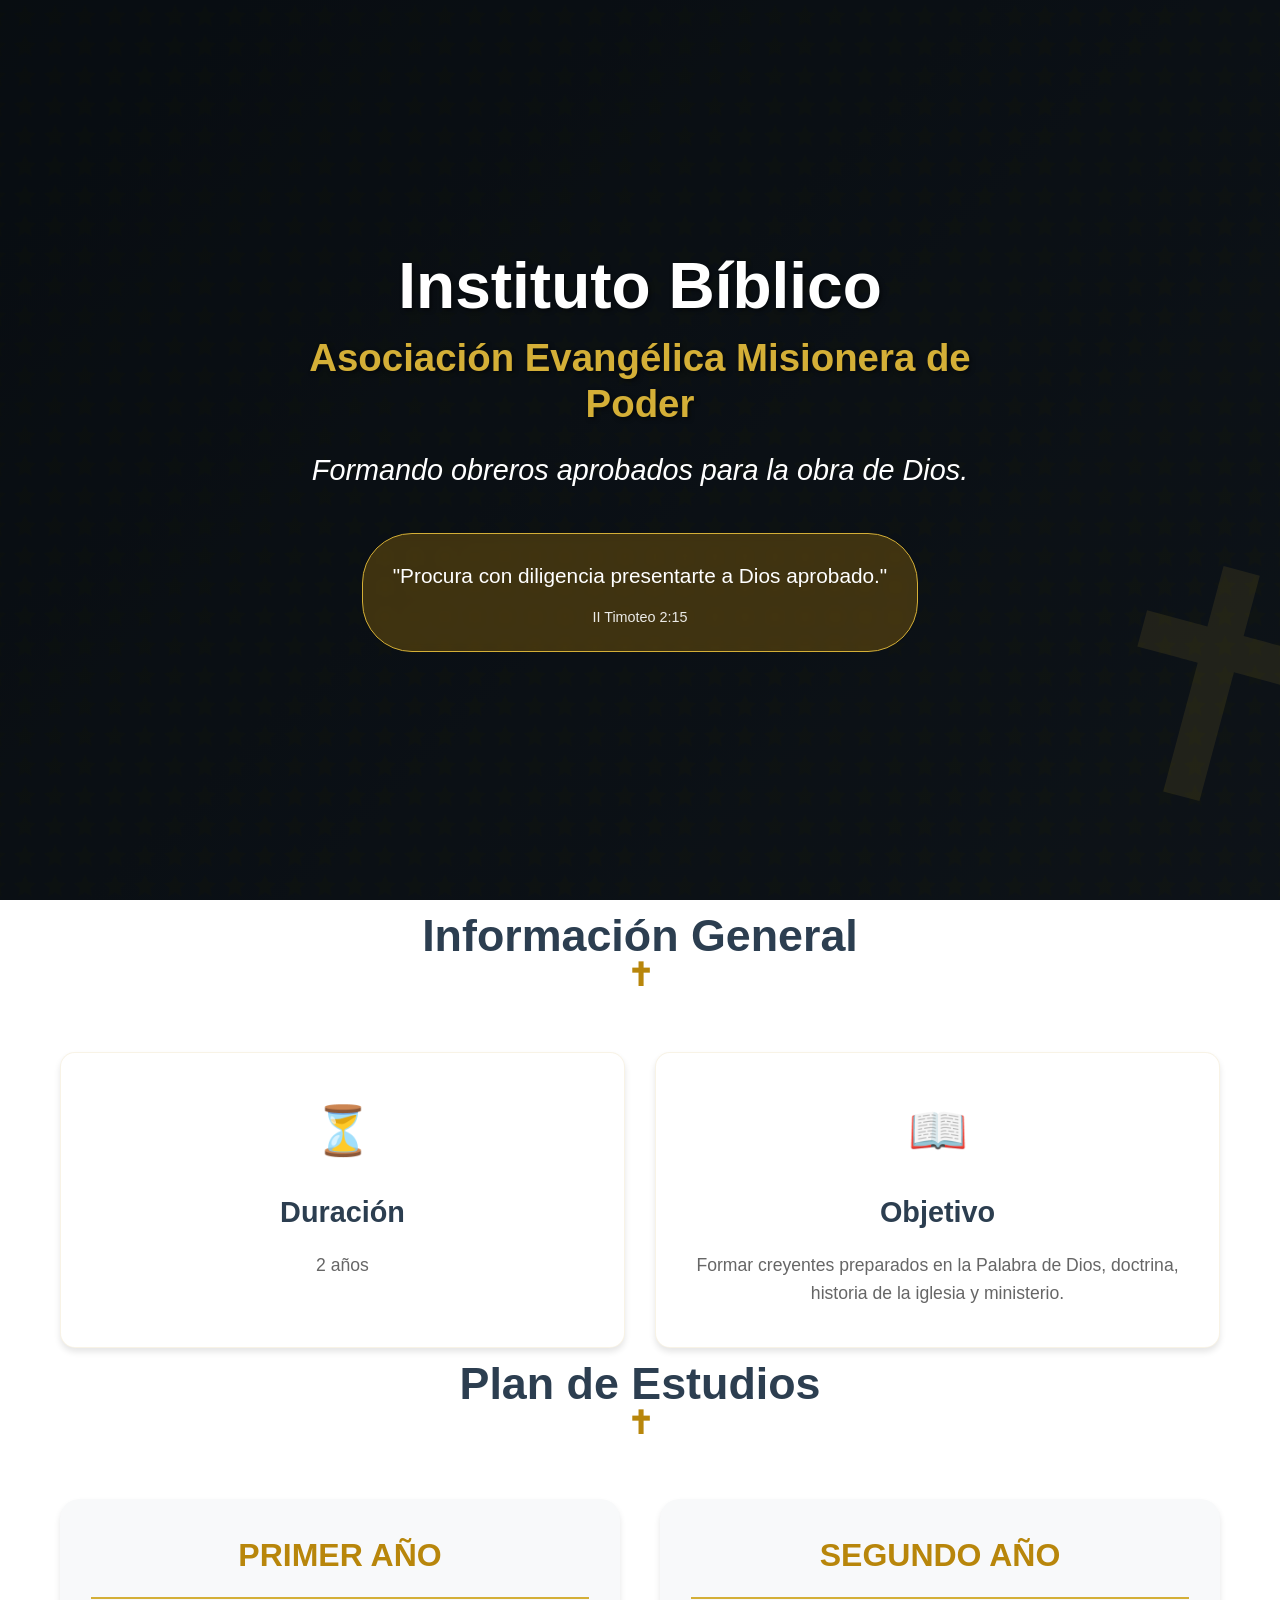
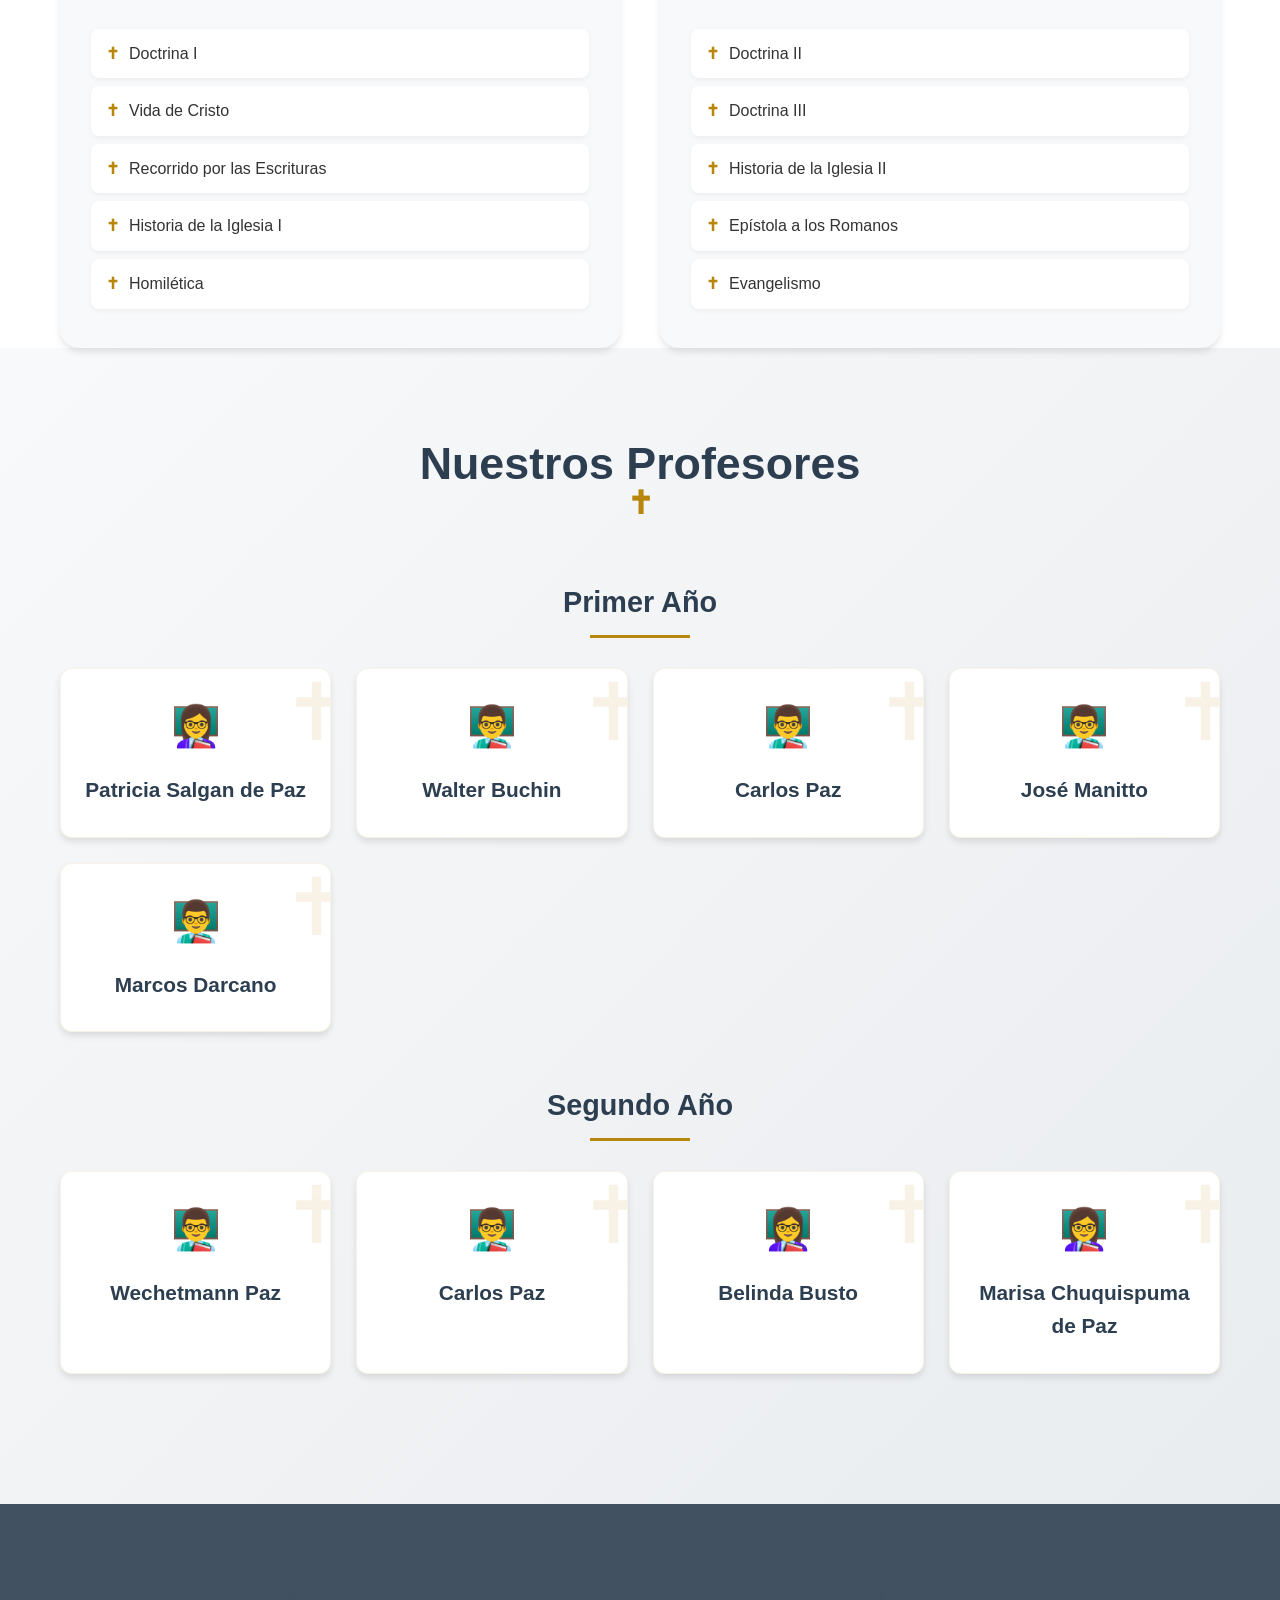
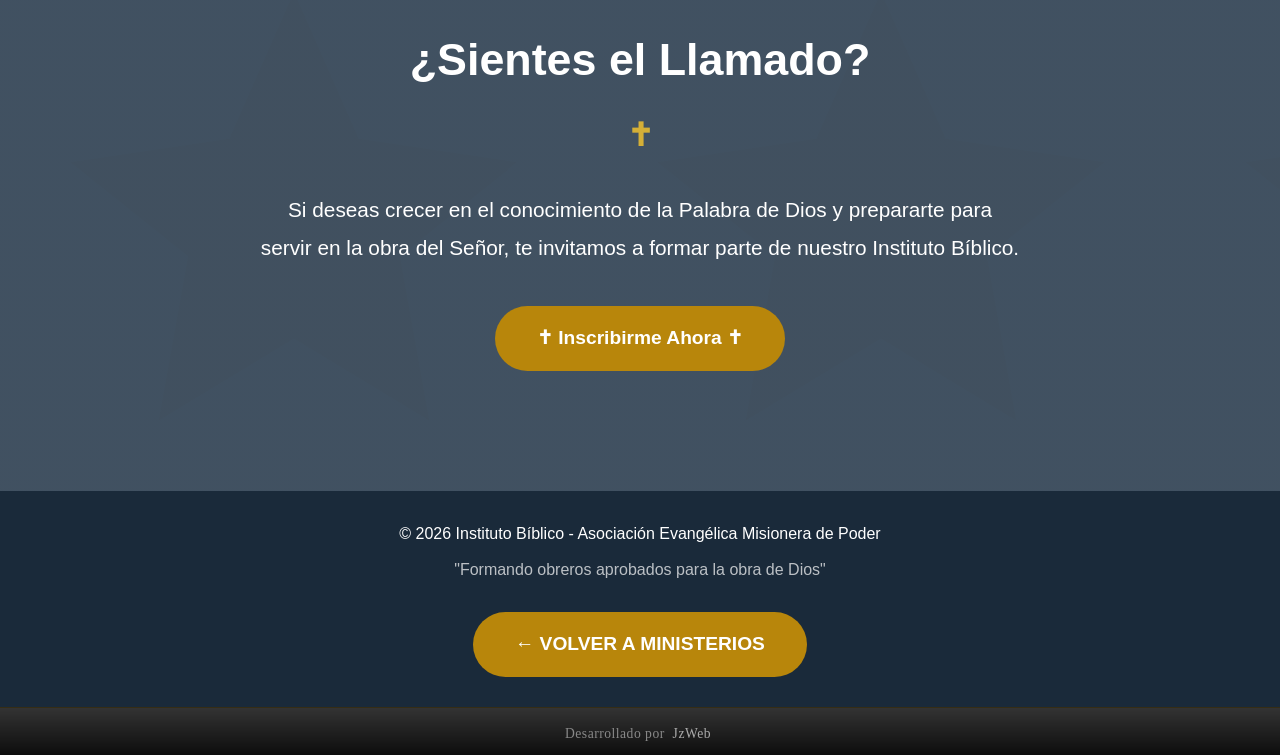
<file: ministerios/ministerio-biblico.html>
<!DOCTYPE html>
<html lang="es">
<head>
    <meta charset="UTF-8">
    <meta name="viewport" content="width=device-width, initial-scale=1.0, maximum-scale=5.0">
    <title>Instituto Bíblico | Asociación Evangélica Misionera de Poder</title>
    <style>
        /* ===== RESET Y VARIABLES ===== */
        * {
            margin: 0;
            padding: 0;
            box-sizing: border-box;
        }

        :root {
            --primary-color: #2c3e50;
            --secondary-color: #b8860b;
            --accent-color: #d4af37;
            --light-bg: #f8f9fa;
            --dark-bg: #1a2a3a;
            --text-dark: #333;
            --text-light: #fff;
            --shadow-sm: 0 4px 6px rgba(0, 0, 0, 0.1);
            --shadow-md: 0 10px 25px rgba(0, 0, 0, 0.15);
            --transition: all 0.3s ease;
        }

        /* ===== ESTILOS BASE ===== */
        body {
            font-family: 'Segoe UI', Tahoma, Geneva, Verdana, sans-serif;
            line-height: 1.6;
            color: var(--text-dark);
            scroll-behavior: smooth;
        }

        /* ===== SCROLL SUAVE PERSONALIZADO ===== */
        html {
            scroll-behavior: smooth;
        }

        /* ===== CONTENEDOR PRINCIPAL ===== */
        .container {
            max-width: 1200px;
            margin: 0 auto;
            padding: 0 20px;
        }

        /* ===== SECCIÓN HERO ===== */
        .hero {
            min-height: 100vh;
            background: linear-gradient(rgba(0, 0, 0, 0.7), rgba(0, 0, 0, 0.7)), 
                        url('data:image/svg+xml;utf8,<svg xmlns="http://www.w3.org/2000/svg" viewBox="0 0 100 100" opacity="0.3"><path fill="%23d4af37" d="M50 15 L61 40 L88 44 L68 60 L73 88 L50 74 L27 88 L32 60 L12 44 L39 40 Z"/></svg>') 20% 20% / 30px 30px repeat,
                        linear-gradient(135deg, #1a2a3a 0%, #2c3e50 100%);
            background-blend-mode: overlay;
            display: flex;
            align-items: center;
            justify-content: center;
            text-align: center;
            color: var(--text-light);
            position: relative;
            overflow: hidden;
        }

        .hero::before {
            content: "✝";
            position: absolute;
            font-size: 25vw;
            opacity: 0.1;
            color: var(--accent-color);
            bottom: -5%;
            right: -5%;
            transform: rotate(15deg);
            animation: float 6s ease-in-out infinite;
        }

        .hero-content {
            max-width: 800px;
            padding: 20px;
            animation: fadeInUp 1.2s ease-out;
        }

        .hero h1 {
            font-size: clamp(2.5rem, 8vw, 4rem);
            margin-bottom: 20px;
            text-shadow: 2px 2px 4px rgba(0,0,0,0.5);
            line-height: 1.2;
        }

        .hero h1 span {
            display: block;
            font-size: 0.6em;
            color: var(--accent-color);
            margin-top: 10px;
        }

        .hero-subtitle {
            font-size: clamp(1.2rem, 4vw, 1.8rem);
            margin-bottom: 40px;
            font-style: italic;
        }

        .hero-verse {
            background: rgba(184, 134, 11, 0.3);
            backdrop-filter: blur(5px);
            padding: 20px 30px;
            border-radius: 50px;
            display: inline-block;
            border: 1px solid var(--accent-color);
            font-size: clamp(1rem, 3vw, 1.3rem);
            animation: pulse 2s infinite;
        }

        .hero-verse p {
            margin: 5px 0;
        }

        .hero-verse small {
            font-size: 0.9rem;
            opacity: 0.9;
        }

        /* ===== SECCIONES GENERALES ===== */
        section {
            padding: 80px 0;
        }

        .section-title {
            text-align: center;
            font-size: clamp(2rem, 6vw, 2.8rem);
            margin-bottom: 60px;
            color: var(--primary-color);
            position: relative;
            padding-bottom: 20px;
        }

        .section-title::after {
            content: "✝";
            position: absolute;
            bottom: -10px;
            left: 50%;
            transform: translateX(-50%);
            color: var(--secondary-color);
            font-size: 2rem;
        }

        /* ===== TARJETAS DE INFORMACIÓN ===== */
        .info-grid {
            display: grid;
            grid-template-columns: repeat(auto-fit, minmax(300px, 1fr));
            gap: 30px;
        }

        .info-card {
            background: white;
            padding: 40px 30px;
            border-radius: 15px;
            box-shadow: var(--shadow-sm);
            transition: var(--transition);
            text-align: center;
            border: 1px solid rgba(184, 134, 11, 0.1);
        }

        .info-card:hover {
            transform: translateY(-10px);
            box-shadow: var(--shadow-md);
            border-color: var(--secondary-color);
        }

        .info-icon {
            font-size: 3rem;
            color: var(--secondary-color);
            margin-bottom: 20px;
        }

        .info-card h3 {
            font-size: 1.8rem;
            color: var(--primary-color);
            margin-bottom: 15px;
        }

        .info-card p {
            font-size: 1.1rem;
            color: #666;
        }

        /* ===== PLAN DE ESTUDIOS ===== */
        .study-grid {
            display: grid;
            grid-template-columns: repeat(auto-fit, minmax(300px, 1fr));
            gap: 40px;
        }

        .study-year {
            background: var(--light-bg);
            border-radius: 20px;
            padding: 30px;
            box-shadow: var(--shadow-sm);
            transition: var(--transition);
            border: 1px solid transparent;
        }

        .study-year:hover {
            transform: scale(1.02);
            border-color: var(--secondary-color);
            box-shadow: var(--shadow-md);
        }

        .study-year h3 {
            font-size: 2rem;
            color: var(--secondary-color);
            margin-bottom: 30px;
            text-align: center;
            border-bottom: 2px solid var(--accent-color);
            padding-bottom: 15px;
        }

        .subjects-list {
            list-style: none;
        }

        .subjects-list li {
            padding: 12px 15px;
            margin: 8px 0;
            background: white;
            border-radius: 8px;
            display: flex;
            align-items: center;
            gap: 10px;
            transition: var(--transition);
            box-shadow: 0 2px 5px rgba(0,0,0,0.05);
        }

        .subjects-list li:hover {
            transform: translateX(10px);
            background: var(--secondary-color);
            color: white;
        }

        .subjects-list li::before {
            content: "✝";
            color: var(--secondary-color);
            font-weight: bold;
            transition: var(--transition);
        }

        .subjects-list li:hover::before {
            color: white;
        }

        /* ===== PROFESORES ===== */
        .teachers-section {
            background: linear-gradient(135deg, #f8f9fa 0%, #e9ecef 100%);
        }

        .teachers-year {
            margin-bottom: 50px;
        }

        .teachers-year h3 {
            font-size: 1.8rem;
            color: var(--primary-color);
            margin-bottom: 30px;
            text-align: center;
            position: relative;
        }

        .teachers-year h3::after {
            content: "";
            display: block;
            width: 100px;
            height: 3px;
            background: var(--secondary-color);
            margin: 10px auto;
        }

        .teachers-grid {
            display: grid;
            grid-template-columns: repeat(auto-fit, minmax(250px, 1fr));
            gap: 25px;
        }

        .teacher-card {
            background: white;
            padding: 25px 20px;
            border-radius: 12px;
            text-align: center;
            box-shadow: var(--shadow-sm);
            transition: var(--transition);
            border: 1px solid rgba(184, 134, 11, 0.1);
            position: relative;
            overflow: hidden;
        }

        .teacher-card::before {
            content: "✝";
            position: absolute;
            top: -20px;
            right: -20px;
            font-size: 5rem;
            opacity: 0.1;
            color: var(--secondary-color);
            transition: var(--transition);
        }

        .teacher-card:hover {
            transform: translateY(-5px) scale(1.02);
            box-shadow: var(--shadow-md);
            border-color: var(--secondary-color);
        }

        .teacher-card:hover::before {
            opacity: 0.2;
            transform: rotate(15deg);
        }

        .teacher-icon {
            font-size: 2.5rem;
            color: var(--secondary-color);
            margin-bottom: 15px;
        }

        .teacher-card h4 {
            font-size: 1.3rem;
            color: var(--primary-color);
            margin-bottom: 5px;
        }

        .teacher-card p {
            color: #777;
            font-style: italic;
        }

        /* ===== SECCIÓN LLAMADO ===== */
        .call-section {
            background: linear-gradient(rgba(44, 62, 80, 0.9), rgba(44, 62, 80, 0.9)), 
                        url('data:image/svg+xml;utf8,<svg xmlns="http://www.w3.org/2000/svg" viewBox="0 0 100 100" opacity="0.1"><path fill="%23d4af37" d="M50 15 L61 40 L88 44 L68 60 L73 88 L50 74 L27 88 L32 60 L12 44 L39 40 Z"/></svg>');
            color: white;
            text-align: center;
        }

        .call-content {
            max-width: 800px;
            margin: 0 auto;
            padding: 40px 20px;
        }

        .call-content h2 {
            font-size: clamp(2rem, 5vw, 2.8rem);
            margin-bottom: 30px;
            position: relative;
        }

        .call-content h2::after {
            content: "✝";
            display: block;
            font-size: 2rem;
            color: var(--accent-color);
            margin-top: 15px;
        }

        .call-content p {
            font-size: clamp(1.1rem, 3vw, 1.3rem);
            margin-bottom: 40px;
            line-height: 1.8;
        }

        .call-button {
            display: inline-block;
            padding: 15px 40px;
            background: var(--secondary-color);
            color: white;
            text-decoration: none;
            border-radius: 50px;
            font-size: 1.2rem;
            font-weight: bold;
            transition: var(--transition);
            border: 2px solid transparent;
            animation: pulse 2s infinite;
        }

        .call-button:hover {
            background: transparent;
            border-color: white;
            transform: scale(1.05);
            animation: none;
        }

        /* ===== ANIMACIONES ===== */
        @keyframes fadeInUp {
            from {
                opacity: 0;
                transform: translateY(30px);
            }
            to {
                opacity: 1;
                transform: translateY(0);
            }
        }

        @keyframes float {
            0%, 100% { transform: rotate(15deg) translateY(0); }
            50% { transform: rotate(15deg) translateY(-20px); }
        }

        @keyframes pulse {
            0%, 100% { transform: scale(1); }
            50% { transform: scale(1.05); }
        }

        .fade-in {
            opacity: 0;
            transform: translateY(20px);
            transition: opacity 0.6s ease, transform 0.6s ease;
        }

        .fade-in.visible {
            opacity: 1;
            transform: translateY(0);
        }

        /* ===== RESPONSIVE ===== */
        @media (max-width: 768px) {
            section {
                padding: 60px 0;
            }

            .section-title {
                margin-bottom: 40px;
            }

            .hero h1 {
                font-size: 2.5rem;
            }

            .hero-verse {
                padding: 15px 20px;
            }

            .study-year h3 {
                font-size: 1.8rem;
            }

            .teachers-year h3 {
                font-size: 1.6rem;
            }
        }

        @media (max-width: 480px) {
            .container {
                padding: 0 15px;
            }

            .hero h1 {
                font-size: 2rem;
            }

            .hero-subtitle {
                font-size: 1.1rem;
            }

            .hero-verse {
                font-size: 0.9rem;
            }

            .info-card {
                padding: 30px 20px;
            }

            .study-year {
                padding: 20px;
            }

            .subjects-list li {
                padding: 10px;
                font-size: 0.95rem;
            }

            .teacher-card {
                padding: 20px 15px;
            }

            .call-button {
                padding: 12px 30px;
                font-size: 1rem;
            }
        }

        /* ===== UTILITARIOS ===== */
        .text-center {
            text-align: center;
        }

        .mt-4 {
            margin-top: 40px;
        }

        /* ===== PERSONALIZACIÓN DE SCROLLBAR ===== */
        ::-webkit-scrollbar {
            width: 12px;
        }

        ::-webkit-scrollbar-track {
            background: var(--light-bg);
        }

        ::-webkit-scrollbar-thumb {
            background: var(--secondary-color);
            border-radius: 6px;
        }

        ::-webkit-scrollbar-thumb:hover {
            background: var(--primary-color);
        }

        /* ================== CRÉDITO DEL DESARROLLADOR ================== */
        .developer-credit {
            text-align: center;
            padding: 15px 0 10px;
            background: linear-gradient(to top, rgba(0,0,0,0.95), rgba(0,0,0,0.8));
            border-top: 1px solid rgba(212, 175, 55, 0.2);
            font-size: 0.85rem;
            letter-spacing: 0.5px;
            position: relative;
            z-index: 10;
        }

        .developer-credit p {
            margin: 0;
            color: #888;
            font-family: 'Playfair Display', serif;
            transition: color 0.3s ease;
        }

        .developer-credit a {
            color: #aaa;
            text-decoration: none;
            font-weight: 500;
            position: relative;
            transition: all 0.3s ease;
            padding: 2px 4px;
        }

        .developer-credit a::before {
            content: '';
            position: absolute;
            bottom: -2px;
            left: 0;
            width: 0;
            height: 1px;
            background: linear-gradient(90deg, var(--gold), var(--gold-light));
            transition: width 0.3s ease;
        }

        .developer-credit a:hover {
            color: var(--gold-light);
            text-shadow: 0 0 8px rgba(212, 175, 55, 0.3);
        }

        .developer-credit a:hover::before {
            width: 100%;
        }

        /* Animación sutil al cargar */
        @keyframes creditFadeIn {
            from {
                opacity: 0;
                transform: translateY(10px);
            }
            to {
                opacity: 1;
                transform: translateY(0);
            }
        }

        .developer-credit {
            animation: creditFadeIn 0.8s ease 0.5s both;
        }

        /* Responsive */
        @media (max-width: 768px) {
            .developer-credit {
                padding: 12px 0 8px;
                font-size: 0.75rem;
            }
        }

        /* ================== CRÉDITO DEL DESARROLLADOR ================== */
        .developer-credit {
            text-align: center;
            padding: 15px 0 10px;
            background: linear-gradient(to top, rgba(0,0,0,0.95), rgba(0,0,0,0.8));
            border-top: 1px solid rgba(212, 175, 55, 0.2);
            font-size: 0.85rem;
            letter-spacing: 0.5px;
            position: relative;
            z-index: 10;
        }

        .developer-credit p {
            margin: 0;
            color: #888;
            font-family: 'Playfair Display', serif;
            transition: color 0.3s ease;
        }

        .developer-credit a {
            color: #aaa;
            text-decoration: none;
            font-weight: 500;
            position: relative;
            transition: all 0.3s ease;
            padding: 2px 4px;
        }

        .developer-credit a::before {
            content: '';
            position: absolute;
            bottom: -2px;
            left: 0;
            width: 0;
            height: 1px;
            background: linear-gradient(90deg, var(--gold), var(--gold-light));
            transition: width 0.3s ease;
        }

        .developer-credit a:hover {
            color: var(--gold-light);
            text-shadow: 0 0 8px rgba(212, 175, 55, 0.3);
        }

        .developer-credit a:hover::before {
            width: 100%;
        }

        /* Animación sutil al cargar */
        @keyframes creditFadeIn {
            from {
                opacity: 0;
                transform: translateY(10px);
            }
            to {
                opacity: 1;
                transform: translateY(0);
            }
        }

        .developer-credit {
            animation: creditFadeIn 0.8s ease 0.5s both;
        }

        /* Responsive */
        @media (max-width: 768px) {
            .developer-credit {
                padding: 12px 0 8px;
                font-size: 0.75rem;
            }
        }
    </style>
</head>
<body>
    <!-- SECCIÓN HERO -->
    <section class="hero" id="inicio">
        <div class="hero-content">
            <h1>
                Instituto Bíblico
                <span>Asociación Evangélica Misionera de Poder</span>
            </h1>
            <p class="hero-subtitle">Formando obreros aprobados para la obra de Dios.</p>
            <div class="hero-verse">
                <p>"Procura con diligencia presentarte a Dios aprobado."</p>
                <small>II Timoteo 2:15</small>
            </div>
        </div>
    </section>

    <!-- SECCIÓN INFORMACIÓN GENERAL -->
    <section class="container" id="informacion">
        <h2 class="section-title">Información General</h2>
        <div class="info-grid">
            <div class="info-card fade-in">
                <div class="info-icon">⏳</div>
                <h3>Duración</h3>
                <p>2 años</p>
            </div>
            <div class="info-card fade-in">
                <div class="info-icon">📖</div>
                <h3>Objetivo</h3>
                <p>Formar creyentes preparados en la Palabra de Dios, doctrina, historia de la iglesia y ministerio.</p>
            </div>
        </div>
    </section>

    <!-- SECCIÓN PLAN DE ESTUDIOS -->
    <section class="container" id="plan-estudios">
        <h2 class="section-title">Plan de Estudios</h2>
        <div class="study-grid">
            <!-- PRIMER AÑO -->
            <div class="study-year fade-in">
                <h3>PRIMER AÑO</h3>
                <ul class="subjects-list">
                    <li>Doctrina I</li>
                    <li>Vida de Cristo</li>
                    <li>Recorrido por las Escrituras</li>
                    <li>Historia de la Iglesia I</li>
                    <li>Homilética</li>
                </ul>
            </div>

            <!-- SEGUNDO AÑO -->
            <div class="study-year fade-in">
                <h3>SEGUNDO AÑO</h3>
                <ul class="subjects-list">
                    <li>Doctrina II</li>
                    <li>Doctrina III</li>
                    <li>Historia de la Iglesia II</li>
                    <li>Epístola a los Romanos</li>
                    <li>Evangelismo</li>
                </ul>
            </div>
        </div>
    </section>

    <!-- SECCIÓN PROFESORES -->
    <section class="teachers-section" id="profesores">
        <div class="container">
            <h2 class="section-title">Nuestros Profesores</h2>
            
            <div class="teachers-year fade-in">
                <h3>Primer Año</h3>
                <div class="teachers-grid">
                    <div class="teacher-card">
                        <div class="teacher-icon">👩‍🏫</div>
                        <h4>Patricia Salgan de Paz</h4>
                    </div>
                    <div class="teacher-card">
                        <div class="teacher-icon">👨‍🏫</div>
                        <h4>Walter Buchin</h4>
                    </div>
                    <div class="teacher-card">
                        <div class="teacher-icon">👨‍🏫</div>
                        <h4>Carlos Paz</h4>
                    </div>
                    <div class="teacher-card">
                        <div class="teacher-icon">👨‍🏫</div>
                        <h4>José Manitto</h4>
                    </div>
                    <div class="teacher-card">
                        <div class="teacher-icon">👨‍🏫</div>
                        <h4>Marcos Darcano</h4>
                    </div>
                </div>
            </div>

            <div class="teachers-year fade-in">
                <h3>Segundo Año</h3>
                <div class="teachers-grid">
                    <div class="teacher-card">
                        <div class="teacher-icon">👨‍🏫</div>
                        <h4>Wechetmann Paz</h4>
                    </div>
                    <div class="teacher-card">
                        <div class="teacher-icon">👨‍🏫</div>
                        <h4>Carlos Paz</h4>
                    </div>
                    <div class="teacher-card">
                        <div class="teacher-icon">👩‍🏫</div>
                        <h4>Belinda Busto</h4>
                    </div>
                    <div class="teacher-card">
                        <div class="teacher-icon">👩‍🏫</div>
                        <h4>Marisa Chuquispuma de Paz</h4>
                    </div>
                </div>
            </div>
        </div>
    </section>

    <!-- SECCIÓN LLAMADO -->
    <section class="call-section" id="llamado">
        <div class="call-content fade-in">
            <h2>¿Sientes el Llamado?</h2>
            <p>Si deseas crecer en el conocimiento de la Palabra de Dios y prepararte para servir en la obra del Señor, te invitamos a formar parte de nuestro Instituto Bíblico.</p>
            <a href="https://wa.me/543513925013?text=Hola%20quiero%2C%20inscribirme%20al%20Instituto%20Bíblico.%20Hablo%20por%20la%20información%20de%20la%20página" class="call-button">✝ Inscribirme Ahora ✝</a>
        </div>
    </section>

    <!-- FOOTER (OPCIONAL) -->
    <footer style="background: var(--dark-bg); color: white; text-align: center; padding: 30px 0;">
        <div class="container">
            <p>© 2026 Instituto Bíblico - Asociación Evangélica Misionera de Poder</p>
            <p style="margin-top: 10px; opacity: 0.7;">"Formando obreros aprobados para la obra de Dios"</p>
        </div>

    <!-- BOTÓN VOLVER A MINISTERIOS -->
        <div style="margin-top: 30px; text-align: center;">
            <a href="../index.html#ministerios" 
                style="display: inline-block; 
                    padding: 15px 40px; 
                    background: var(--secondary-color); 
                    color: white; 
                    text-decoration: none; 
                    border-radius: 50px; 
                    font-size: 1.2rem; 
                    font-weight: bold; 
                    transition: all 0.3s ease; 
                    border: 2px solid transparent;
                    animation: pulse 2s infinite;">
                ← VOLVER A MINISTERIOS
            </a>
        </div>
    </footer>

    <!-- Crédito del desarrollador -->
    <div class="developer-credit">
            <p>Desarrollado por <a href="https://jzweb-digital.netlify.app/" target="_blank" rel="noopener noreferrer">JzWeb</a></p>
    </div>

    <!-- JAVASCRIPT PARA ANIMACIONES -->
    <script>
        (function() {
            'use strict';

            // Función para detectar cuando los elementos son visibles en la pantalla
            function handleIntersection(entries, observer) {
                entries.forEach(entry => {
                    if (entry.isIntersecting) {
                        entry.target.classList.add('visible');
                        // Opcional: dejar de observar después de que aparece
                        // observer.unobserve(entry.target);
                    }
                });
            }

            // Configuración del Intersection Observer
            const observer = new IntersectionObserver(handleIntersection, {
                threshold: 0.2, // El elemento está visible al 20%
                rootMargin: '0px 0px -50px 0px' // Ajuste para activar un poco antes
            });

            // Observar todos los elementos con clase 'fade-in'
            document.querySelectorAll('.fade-in').forEach(el => {
                observer.observe(el);
            });

            // Efecto de scroll suave para enlaces internos (si los hubiera)
            document.querySelectorAll('a[href^="#"]').forEach(anchor => {
                anchor.addEventListener('click', function(e) {
                    e.preventDefault();
                    const targetId = this.getAttribute('href');
                    if (targetId === '#') return;
                    
                    const targetElement = document.querySelector(targetId);
                    if (targetElement) {
                        targetElement.scrollIntoView({
                            behavior: 'smooth',
                            block: 'start'
                        });
                    }
                });
            });

            // Pequeña animación adicional para el hero al cargar la página
            window.addEventListener('load', function() {
                document.querySelector('.hero-content').style.animation = 'fadeInUp 1.2s ease-out';
            });

            // Efecto parallax muy sutil en el hero (opcional)
            window.addEventListener('scroll', function() {
                const scrolled = window.pageYOffset;
                const hero = document.querySelector('.hero');
                if (hero) {
                    hero.style.backgroundPositionY = -(scrolled * 0.5) + 'px';
                }
            });

        })();
    </script>

    <!-- NOTA: Todos los iconos son emojis estándar para mantener la simplicidad y compatibilidad -->
</body>
</html>
</file>
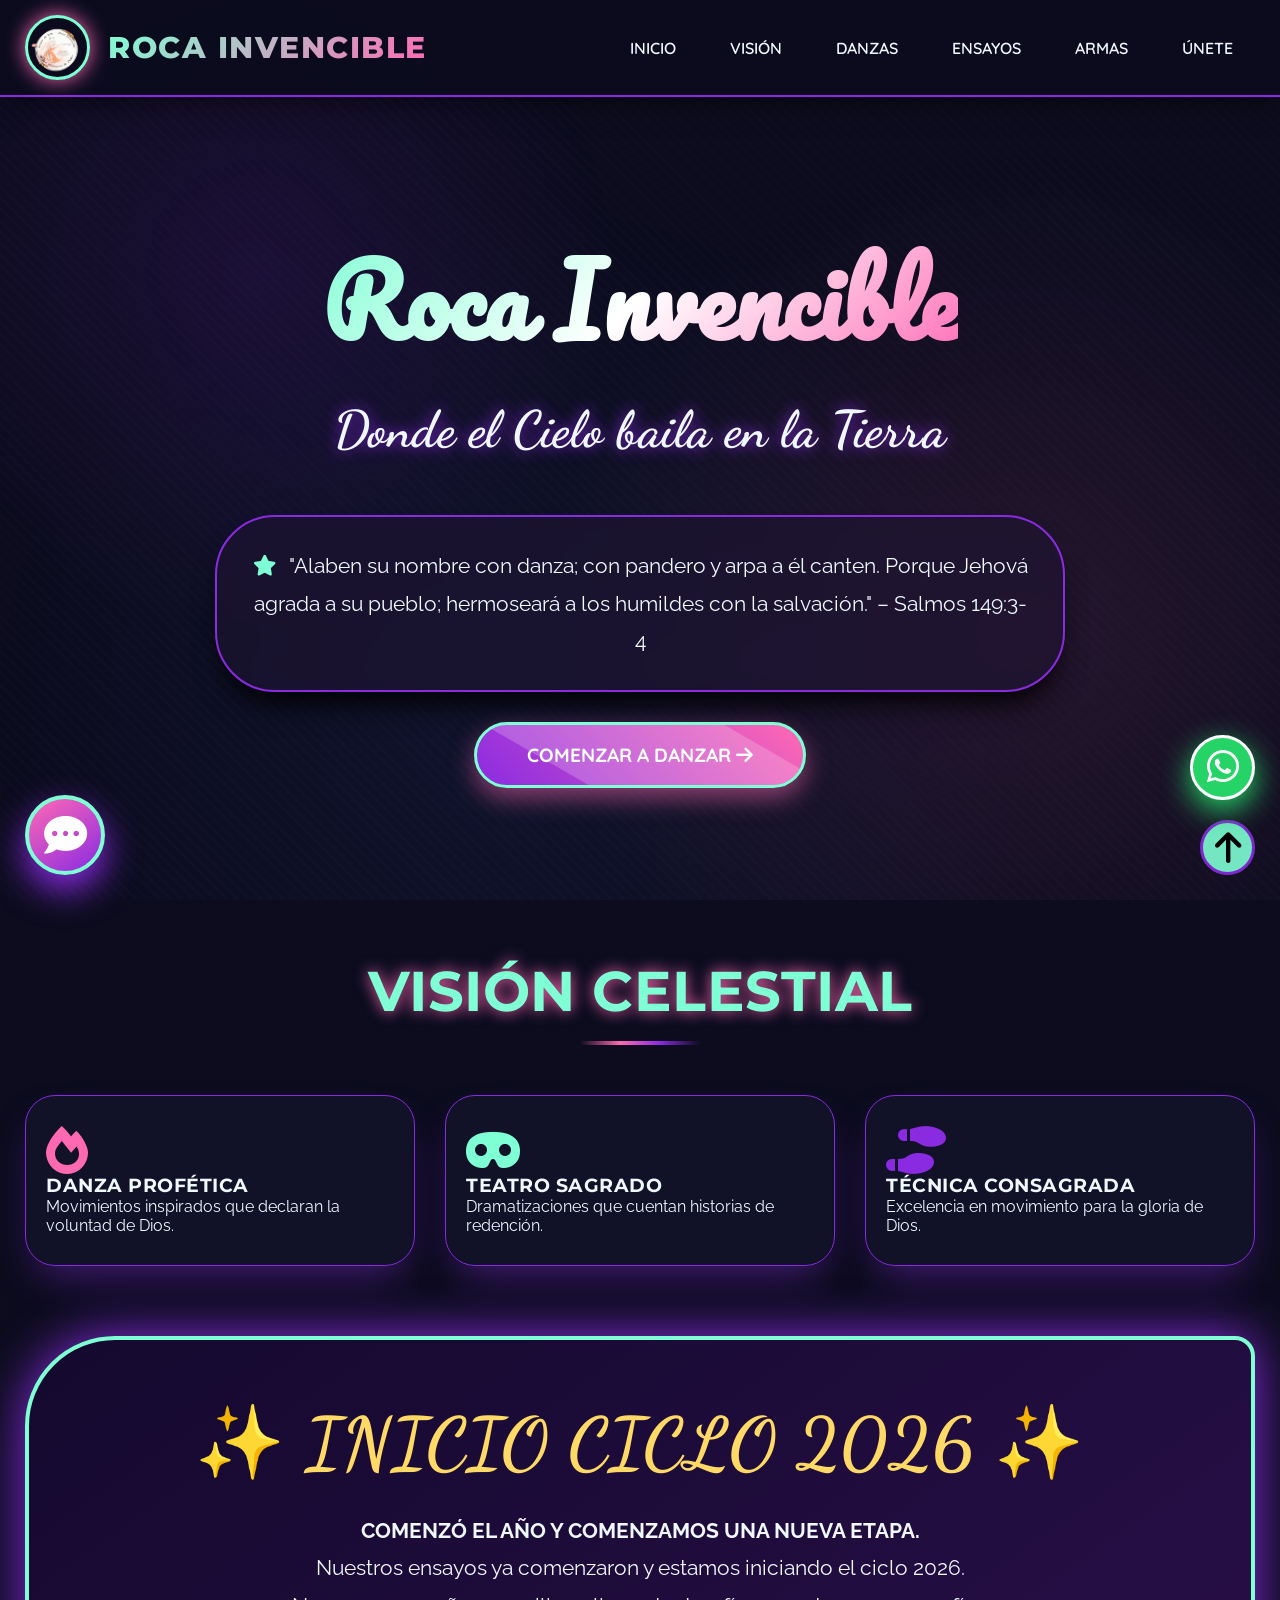
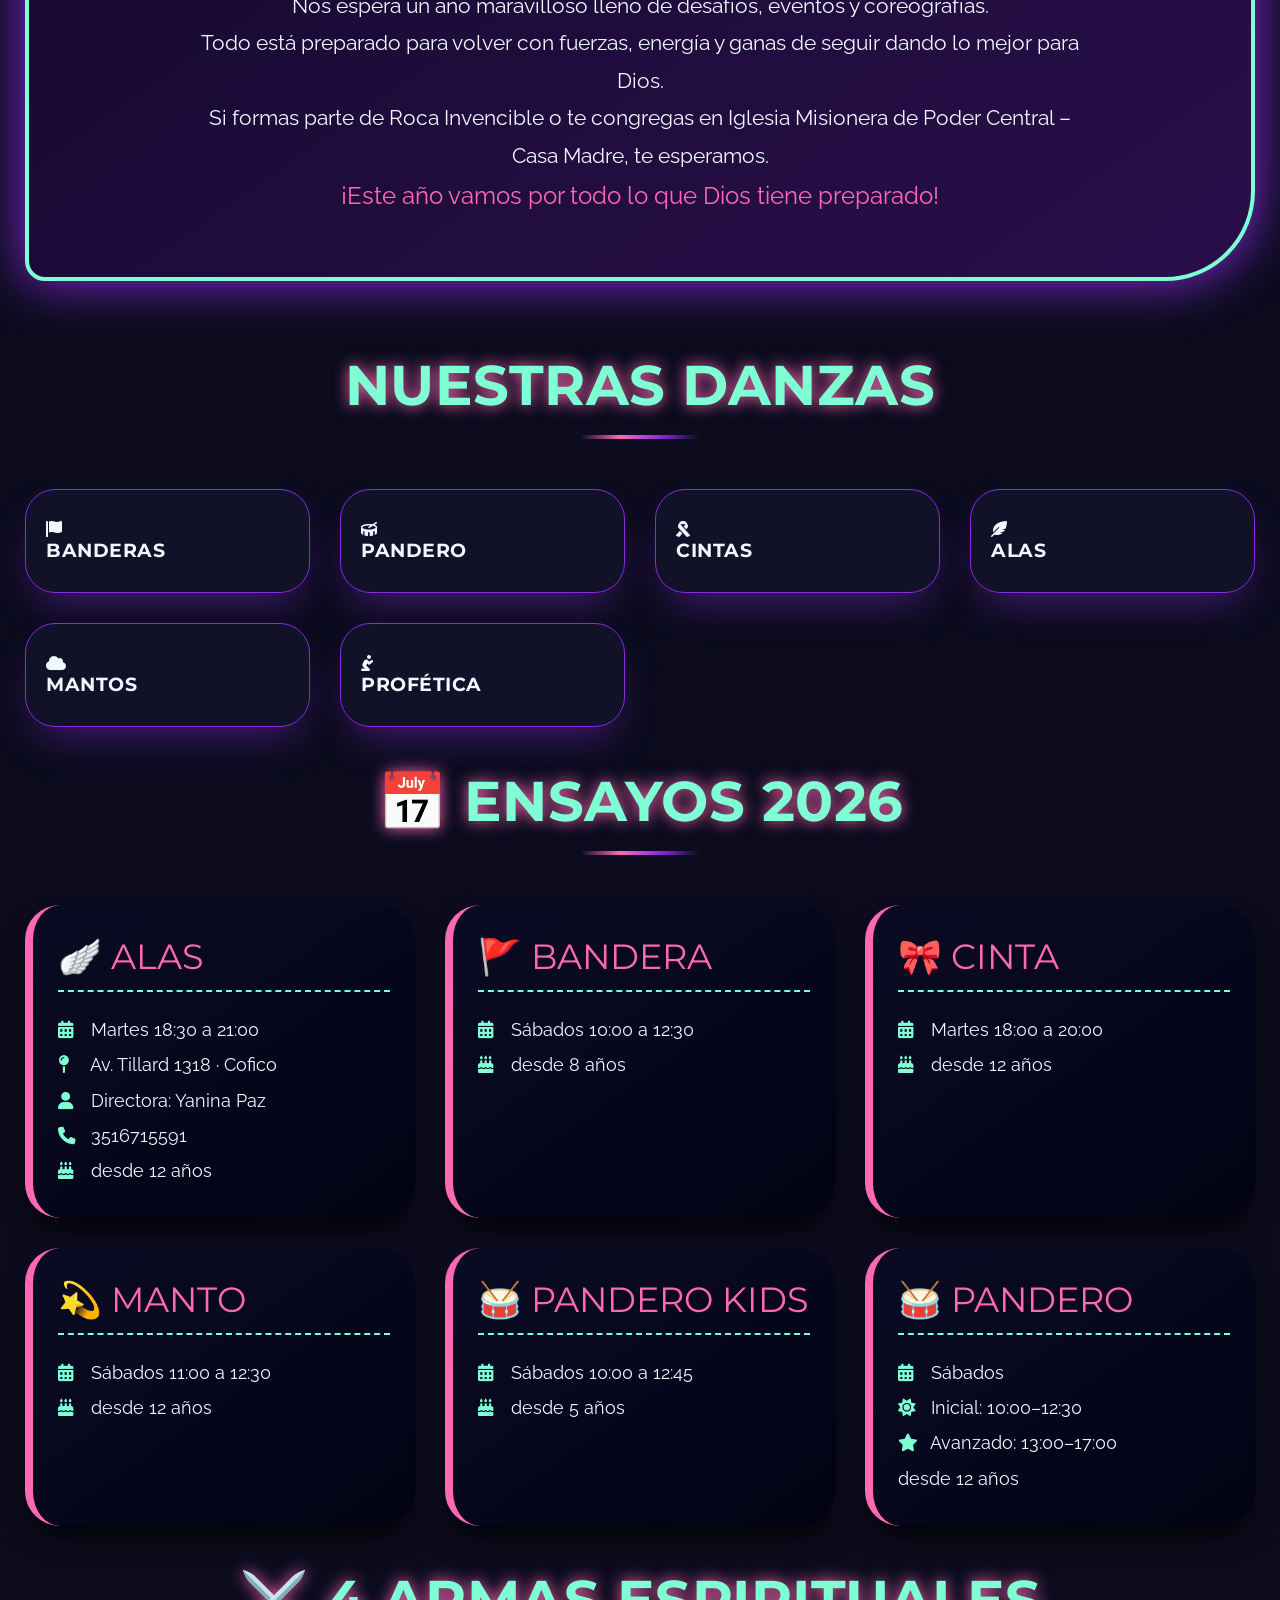
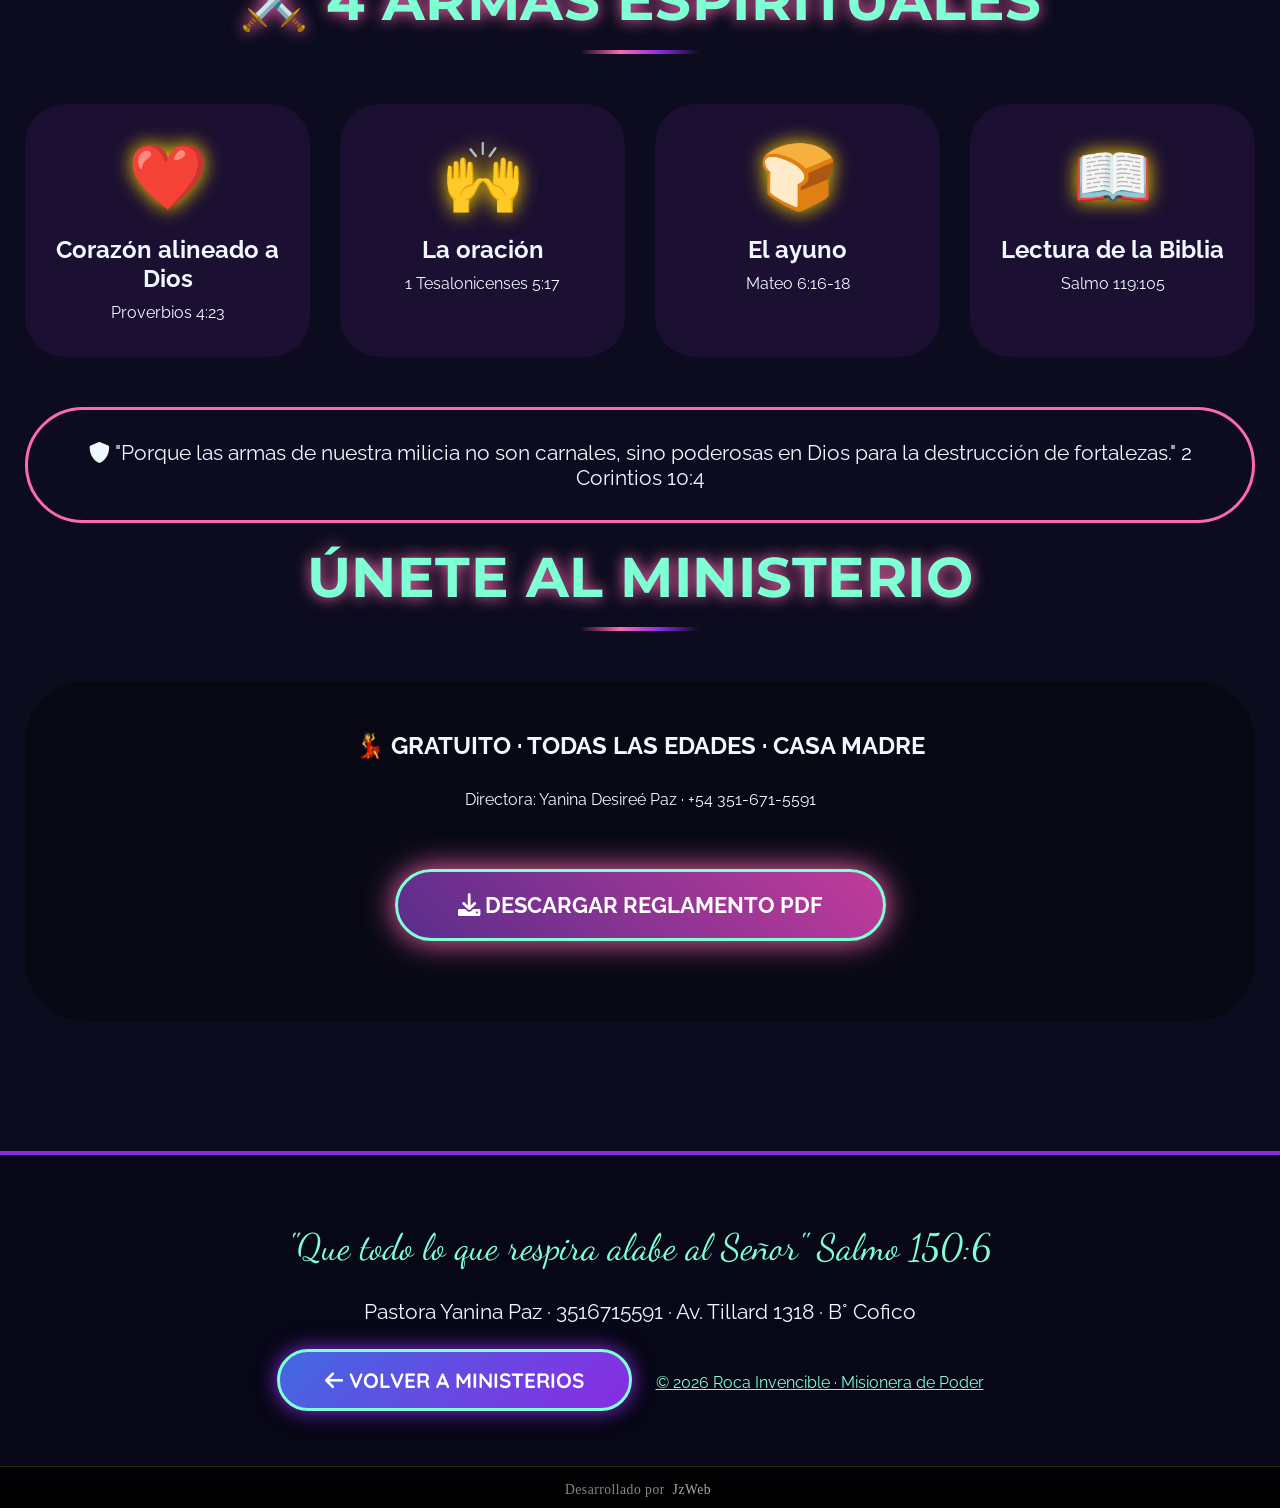
<file: ministerios/ministerio-danza.html>
<!DOCTYPE html>
<html lang="es">
<head>
    <meta charset="UTF-8">
    <meta name="viewport" content="width=device-width, initial-scale=1.0">
    <title>Roca Invencible · Ministerio de Danza Profética</title>
    <!-- Fuentes profesionales -->
    <link rel="preconnect" href="https://fonts.googleapis.com">
    <link rel="preconnect" href="https://fonts.gstatic.com" crossorigin>
    <link href="https://fonts.googleapis.com/css2?family=Montserrat:wght@300;400;600;700;800&family=Quicksand:wght@400;500;700&family=Raleway:wght@300;400;600;700&family=Dancing+Script:wght@600;700&family=Pacifico&display=swap" rel="stylesheet">
    <!-- Font Awesome para iconos profesionales -->
    <link rel="stylesheet" href="https://cdnjs.cloudflare.com/ajax/libs/font-awesome/6.0.0-beta3/css/all.min.css">
    <style>
        /* ===================================================================
           ROCA INVENCIBLE - VERSIÓN COMPLETA (diseño cósmico profesional)
           =================================================================== */
        
        /* ---------- RESET Y VARIABLES ---------- */
        * {
            margin: 0;
            padding: 0;
            box-sizing: border-box;
        }

        :root {
            --primary-purple: #8A2BE2;
            --secondary-blue: #4169E1;
            --accent-pink: #FF69B4;
            --dark-space: #0C0C1E;
            --light-star: #F0F8FF;
            --cosmic-teal: #7FFFD4;
            --deep-violet: #1E103B;
            --nebula-glow: #663399;
            --aurora-bg: linear-gradient(135deg, #0f0c29, #1a1a3a, #0b0b1a);
            --card-shadow: 0 20px 40px -15px rgba(138, 43, 226, 0.5);
            --transition-smooth: all 0.4s cubic-bezier(0.175, 0.885, 0.32, 1.275);
        }

        /* ---------- ESTILOS BASE ---------- */
        html {
            scroll-behavior: smooth;
            scroll-padding-top: 90px;
        }

        body {
            background: var(--dark-space);
            color: var(--light-star);
            font-family: 'Raleway', sans-serif;
            overflow-x: hidden;
            position: relative;
            min-height: 100vh;
        }

        /* Fondo galaxia animado sutil */
        body::before {
            content: '';
            position: fixed;
            top: 0;
            left: 0;
            width: 100%;
            height: 100%;
            background: 
                radial-gradient(circle at 20% 30%, rgba(138, 43, 226, 0.12) 0%, transparent 30%),
                radial-gradient(circle at 80% 70%, rgba(255, 105, 180, 0.1) 0%, transparent 40%),
                radial-gradient(circle at 40% 80%, rgba(65, 105, 225, 0.08) 0%, transparent 50%),
                repeating-linear-gradient(45deg, rgba(255,255,255,0.01) 0px, rgba(255,255,255,0.01) 2px, transparent 2px, transparent 8px);
            pointer-events: none;
            z-index: -1;
        }

        /* ---------- TIPOGRAFÍA ---------- */
        h1, h2, h3, h4 {
            font-family: 'Montserrat', sans-serif;
            font-weight: 700;
            letter-spacing: 0.5px;
        }

        .section-title {
            font-size: clamp(2.2rem, 6vw, 3.5rem);
            color: var(--cosmic-teal);
            text-align: center;
            margin-bottom: 50px;
            text-shadow: 0 0 15px var(--accent-pink);
            position: relative;
            padding-bottom: 20px;
        }

        .section-title::after {
            content: '';
            position: absolute;
            bottom: 0;
            left: 50%;
            transform: translateX(-50%);
            width: 120px;
            height: 4px;
            background: linear-gradient(90deg, transparent, var(--accent-pink), var(--primary-purple), transparent);
            border-radius: 2px;
        }

        /* ---------- HEADER MEJORADO ---------- */
        .roca-header {
            background: rgba(12, 12, 30, 0.95);
            backdrop-filter: blur(12px);
            -webkit-backdrop-filter: blur(12px);
            padding: 15px 0;
            position: sticky;
            top: 0;
            z-index: 1000;
            border-bottom: 2px solid var(--primary-purple);
            box-shadow: 0 5px 25px rgba(0,0,0,0.5);
        }

        .nav-container {
            max-width: 1300px;
            margin: 0 auto;
            display: flex;
            justify-content: space-between;
            align-items: center;
            padding: 0 25px;
        }

        .logo-area {
            display: flex;
            align-items: center;
            gap: 18px;
        }

        .logo-img {
            width: 65px;
            height: 65px;
            border-radius: 50%;
            border: 3px solid var(--cosmic-teal);
            object-fit: cover;
            box-shadow: 0 0 20px var(--accent-pink);
            transition: var(--transition-smooth);
        }

        .logo-img:hover {
            transform: rotate(8deg) scale(1.05);
            border-color: var(--accent-pink);
        }

        .site-title {
            font-family: 'Montserrat', sans-serif;
            font-size: 1.9rem;
            font-weight: 800;
            background: linear-gradient(135deg, var(--cosmic-teal), var(--accent-pink));
            -webkit-background-clip: text;
            background-clip: text;
            color: transparent;
            letter-spacing: 1.5px;
        }

        /* Navegación desktop */
        .nav-menu {
            display: flex;
            gap: 10px;
        }

        .nav-menu a {
            color: var(--light-star);
            text-decoration: none;
            padding: 10px 20px;
            border: 2px solid transparent;
            border-radius: 40px;
            font-family: 'Quicksand', sans-serif;
            font-weight: 600;
            transition: 0.3s;
            position: relative;
            overflow: hidden;
        }

        .nav-menu a::before {
            content: '';
            position: absolute;
            top: 0;
            left: -100%;
            width: 100%;
            height: 100%;
            background: linear-gradient(90deg, transparent, rgba(127, 255, 212, 0.3), transparent);
            transition: 0.5s;
        }

        .nav-menu a:hover::before {
            left: 100%;
        }

        .nav-menu a:hover {
            border-color: var(--cosmic-teal);
            box-shadow: 0 0 20px var(--cosmic-teal);
            transform: translateY(-3px);
        }

        .menu-toggle {
            display: none;
            background: transparent;
            border: 2px solid var(--cosmic-teal);
            color: var(--cosmic-teal);
            font-size: 2rem;
            padding: 8px 18px;
            border-radius: 50px;
            cursor: pointer;
            transition: 0.3s;
        }

        .menu-toggle:hover {
            background: var(--cosmic-teal);
            color: var(--dark-space);
        }

        /* ---------- HERO SECTION ---------- */
        .hero {
            min-height: 90vh;
            display: flex;
            flex-direction: column;
            align-items: center;
            justify-content: center;
            text-align: center;
            padding: 40px 25px;
            position: relative;
        }

        .hero-title {
            font-family: 'Pacifico', cursive;
            font-size: clamp(3.5rem, 12vw, 6rem);
            background: linear-gradient(135deg, var(--cosmic-teal), #fff, var(--accent-pink));
            -webkit-background-clip: text;
            background-clip: text;
            color: transparent;
            margin-bottom: 15px;
            animation: fadeInDown 1s ease;
        }

        .hero-sub {
            font-family: 'Dancing Script', cursive;
            font-size: clamp(2rem, 5vw, 3.2rem);
            color: var(--light-star);
            text-shadow: 0 0 15px var(--primary-purple);
            margin-bottom: 25px;
            animation: fadeInUp 1s ease 0.2s both;
        }

        .hero-verse {
            max-width: 850px;
            background: rgba(30, 20, 50, 0.6);
            backdrop-filter: blur(8px);
            border: 2px solid var(--primary-purple);
            border-radius: 60px;
            padding: 30px 35px;
            margin: 30px auto;
            font-size: 1.3rem;
            line-height: 1.8;
            box-shadow: 0 20px 30px -10px black;
            animation: fadeIn 1s ease 0.4s both;
        }

        .hero-verse i {
            color: var(--cosmic-teal);
            margin-right: 8px;
        }

        .btn-principal {
            display: inline-block;
            background: linear-gradient(45deg, var(--primary-purple), var(--accent-pink));
            color: white;
            font-family: 'Quicksand', sans-serif;
            font-weight: 700;
            font-size: 1.2rem;
            padding: 18px 50px;
            border: 3px solid var(--cosmic-teal);
            border-radius: 60px;
            text-decoration: none;
            box-shadow: 0 10px 25px rgba(255, 105, 180, 0.5);
            transition: var(--transition-smooth);
            animation: fadeInUp 1s ease 0.6s both;
            position: relative;
            overflow: hidden;
        }

        .btn-principal::after {
            content: '';
            position: absolute;
            top: -50%;
            left: -20%;
            width: 150%;
            height: 200%;
            background: rgba(255,255,255,0.2);
            transform: rotate(30deg);
            transition: 0.5s;
        }

        .btn-principal:hover::after {
            left: 100%;
        }

        .btn-principal:hover {
            transform: scale(1.07) translateY(-5px);
            box-shadow: 0 20px 35px var(--accent-pink);
        }

        /* ---------- CONTENEDOR PRINCIPAL ---------- */
        .main-container {
            max-width: 1300px;
            margin: 0 auto;
            padding: 50px 25px;
        }

        /* ---------- TARJETAS GENÉRICAS (con hover cósmico) ---------- */
        .card-base {
            background: rgba(20, 20, 45, 0.7);
            backdrop-filter: blur(5px);
            border: 1px solid var(--primary-purple);
            border-radius: 30px;
            padding: 30px 20px;
            transition: var(--transition-smooth);
            box-shadow: var(--card-shadow);
            position: relative;
            overflow: hidden;
        }

        .card-base::before {
            content: '';
            position: absolute;
            top: -2px;
            left: -2px;
            right: -2px;
            bottom: -2px;
            background: linear-gradient(45deg, var(--primary-purple), var(--accent-pink), var(--cosmic-teal));
            border-radius: 32px;
            opacity: 0;
            z-index: -1;
            transition: opacity 0.4s;
        }

        .card-base:hover::before {
            opacity: 0.7;
        }

        .card-base:hover {
            transform: translateY(-12px) scale(1.02);
            border-color: transparent;
        }

        /* grids */
        .grid-3, .grid-4, .ensayos-grid, .armas-grid {
            display: grid;
            gap: 30px;
            margin: 40px 0;
        }
        .grid-3 { grid-template-columns: repeat(auto-fit, minmax(280px, 1fr)); }
        .grid-4 { grid-template-columns: repeat(4, 1fr); }
        .ensayos-grid { grid-template-columns: repeat(auto-fit, minmax(300px, 1fr)); }
        .armas-grid { grid-template-columns: repeat(4, 1fr); }

        /* ---------- SECCIÓN DESTACADA CICLO 2026 ---------- */
        .highlight-2026 {
            background: linear-gradient(145deg, #14092e, #2a0f4a);
            border: 4px solid var(--cosmic-teal);
            border-radius: 90px 20px 90px 20px;
            padding: 60px 40px;
            text-align: center;
            margin: 70px 0;
            box-shadow: 0 0 50px var(--primary-purple);
            animation: pulseGlow 3s infinite alternate;
        }

        @keyframes pulseGlow {
            0% { box-shadow: 0 0 30px var(--primary-purple); }
            100% { box-shadow: 0 0 70px var(--accent-pink); }
        }

        .highlight-2026 h2 {
            font-family: 'Dancing Script', cursive;
            font-size: clamp(2.8rem, 8vw, 4.5rem);
            color: #FFD966;
            margin-bottom: 25px;
        }

        .highlight-2026 p {
            font-size: 1.3rem;
            max-width: 900px;
            margin: 0 auto;
            line-height: 1.8;
        }

        /* ---------- TARJETAS DE ENSAYO (detalladas) ---------- */
        .ensayo-card {
            background: linear-gradient(145deg, #0b0b24, #020214);
            border-radius: 35px;
            padding: 30px 25px;
            border-left: 8px solid var(--accent-pink);
            transition: 0.3s;
            box-shadow: 0 15px 30px -8px black;
        }

        .ensayo-card:hover {
            border-left-color: var(--cosmic-teal);
            transform: scale(1.02) translateY(-6px);
            box-shadow: 0 0 35px var(--cosmic-teal);
        }

        .ensayo-titulo {
            font-family: 'Montserrat', sans-serif;
            font-size: 2.2rem;
            color: var(--accent-pink);
            border-bottom: 2px dashed var(--cosmic-teal);
            padding-bottom: 12px;
            margin-bottom: 20px;
        }

        .ensayo-detalle {
            font-size: 1.1rem;
            line-height: 2;
        }

        .ensayo-detalle i {
            color: var(--cosmic-teal);
            width: 28px;
            display: inline-block;
        }

        /* ---------- ARMAS ESPIRITUALES ---------- */
        .arma-card {
            background: rgba(50, 20, 80, 0.4);
            backdrop-filter: blur(4px);
            border: 2px solid var(--aurora-green);
            border-radius: 40px;
            padding: 35px 15px;
            text-align: center;
            transition: 0.3s;
        }

        .arma-card:hover {
            background: rgba(138, 43, 226, 0.4);
            border-color: var(--accent-pink);
            transform: rotate(1deg) scale(1.03);
        }

        .arma-icono {
            font-size: 4rem;
            margin-bottom: 20px;
            filter: drop-shadow(0 0 10px gold);
        }

        .arma-titulo {
            font-size: 1.5rem;
            font-weight: 700;
            margin-bottom: 10px;
        }

        .versiculo-bloque {
            background: #0d0b1f;
            border: 3px solid var(--accent-pink);
            border-radius: 80px;
            padding: 30px 25px;
            margin: 50px 0 20px;
            font-size: 1.3rem;
            text-align: center;
        }

        /* ---------- BOTÓN REGLAMENTO PDF (ruta actualizada) ---------- */
        .btn-reglamento {
            display: inline-block;
            background: linear-gradient(45deg, #5a2d8c, #c13b9b);
            color: white;
            font-size: 1.4rem;
            font-weight: 700;
            padding: 20px 60px;
            border-radius: 60px;
            border: 3px solid var(--cosmic-teal);
            text-decoration: none;
            margin: 30px 0;
            box-shadow: 0 0 30px var(--accent-pink);
            transition: 0.3s;
        }

        .btn-reglamento:hover {
            transform: scale(1.1);
            background: linear-gradient(45deg, #7a3db8, #e7549c);
            box-shadow: 0 0 60px var(--primary-purple);
        }

        /* ---------- BOTÓN VOLVER A MINISTERIOS (nuevo) ---------- */
        .btn-volver-ministerios {
            display: inline-block;
            background: linear-gradient(135deg, var(--secondary-blue), var(--primary-purple));
            color: white;
            font-family: 'Quicksand', sans-serif;
            font-weight: 700;
            font-size: 1.3rem;
            padding: 15px 45px;
            border: 3px solid var(--cosmic-teal);
            border-radius: 60px;
            text-decoration: none;
            margin: 25px 0 15px;
            box-shadow: 0 0 20px var(--primary-purple);
            transition: var(--transition-smooth);
        }

        .btn-volver-ministerios:hover {
            transform: scale(1.08) translateY(-4px);
            background: linear-gradient(135deg, var(--primary-purple), var(--accent-pink));
            box-shadow: 0 0 40px var(--accent-pink);
        }

        /* ---------- FOOTER ---------- */
        .roca-footer {
            background: rgba(8, 8, 24, 0.98);
            border-top: 4px solid var(--primary-purple);
            padding: 70px 25px 40px;
            text-align: center;
            margin-top: 80px;
        }

        .footer-quote {
            font-family: 'Dancing Script', cursive;
            font-size: 2.3rem;
            color: var(--cosmic-teal);
            margin-bottom: 30px;
        }

        /* ---------- BOTONES FLOTANTES ---------- */
        .float-whatsapp {
            position: fixed;
            bottom: 100px;
            right: 25px;
            background: #25D366;
            width: 65px;
            height: 65px;
            border-radius: 50%;
            display: flex;
            align-items: center;
            justify-content: center;
            color: white;
            font-size: 2.3rem;
            text-decoration: none;
            box-shadow: 0 10px 30px #25D366;
            z-index: 99;
            transition: 0.3s;
            border: 3px solid white;
        }

        .float-whatsapp:hover {
            transform: scale(1.15) rotate(10deg);
            background: #20b359;
        }

        .back-to-top {
            position: fixed;
            bottom: 25px;
            right: 25px;
            background: var(--cosmic-teal);
            width: 55px;
            height: 55px;
            border-radius: 30px;
            display: flex;
            align-items: center;
            justify-content: center;
            font-size: 2.2rem;
            color: black;
            cursor: pointer;
            border: 3px solid var(--primary-purple);
            z-index: 98;
            opacity: 0.9;
            transition: 0.3s;
        }

        .back-to-top:hover {
            opacity: 1;
            background: white;
            transform: translateY(-8px);
        }

        /* ---------- CHATBOT PROFESIONAL (burbujas, animaciones) ---------- */
        .chatbot-fab {
            position: fixed;
            bottom: 25px;
            left: 25px;
            width: 80px;
            height: 80px;
            background: linear-gradient(145deg, var(--accent-pink), var(--primary-purple));
            border: 4px solid var(--cosmic-teal);
            border-radius: 50%;
            display: flex;
            align-items: center;
            justify-content: center;
            font-size: 2.7rem;
            cursor: pointer;
            box-shadow: 0 15px 35px var(--primary-purple);
            z-index: 1001;
            transition: 0.3s;
            color: white;
            animation: pulse 2s infinite;
        }

        @keyframes pulse {
            0% { box-shadow: 0 0 0 0 rgba(255,105,180,0.7); }
            70% { box-shadow: 0 0 0 20px rgba(255,105,180,0); }
            100% { box-shadow: 0 0 0 0 rgba(255,105,180,0); }
        }

        .chatbot-fab:hover {
            transform: scale(1.15) rotate(5deg);
        }

        .chatbot-panel {
            position: fixed;
            bottom: 120px;
            left: 25px;
            width: 400px;
            max-width: calc(100vw - 60px);
            background: rgba(10, 10, 28, 0.98);
            backdrop-filter: blur(20px);
            border: 3px solid var(--aurora-green);
            border-radius: 40px;
            box-shadow: 0 30px 60px -10px #000;
            z-index: 1002;
            display: none;
            flex-direction: column;
            transform: translateY(30px) scale(0.9);
            opacity: 0;
            transition: 0.4s cubic-bezier(0.34, 1.56, 0.64, 1);
        }

        .chatbot-panel.open {
            display: flex;
            transform: translateY(0) scale(1);
            opacity: 1;
        }

        .chatbot-header {
            background: linear-gradient(90deg, #5d2e8f, #b23e8f);
            padding: 20px 25px;
            border-radius: 37px 37px 0 0;
            display: flex;
            justify-content: space-between;
            align-items: center;
            color: white;
            font-weight: 700;
            font-size: 1.3rem;
        }

        .chatbot-header button {
            background: none;
            border: none;
            color: white;
            font-size: 2.5rem;
            cursor: pointer;
            line-height: 1;
        }

        .chatbot-messages {
            height: 350px;
            overflow-y: auto;
            padding: 25px;
            display: flex;
            flex-direction: column;
            gap: 15px;
            background: #0a0a1c;
        }

        /* burbujas de chat */
        .bubble {
            max-width: 85%;
            padding: 16px 22px;
            border-radius: 30px;
            font-size: 1.05rem;
            line-height: 1.6;
            word-wrap: break-word;
            animation: messagePop 0.3s ease;
            box-shadow: 0 5px 15px rgba(0,0,0,0.3);
        }

        @keyframes messagePop {
            0% { opacity: 0; transform: translateY(15px) scale(0.9); }
            100% { opacity: 1; transform: translateY(0) scale(1); }
        }

        .bubble.bot {
            background: #20203a;
            border: 2px solid var(--aurora-green);
            align-self: flex-start;
            border-bottom-left-radius: 8px;
        }

        .bubble.user {
            background: #3a2665;
            border: 2px solid var(--accent-pink);
            align-self: flex-end;
            border-bottom-right-radius: 8px;
            color: white;
        }

        .chatbot-input-area {
            padding: 20px;
            border-top: 3px solid var(--primary-purple);
            background: #0c0c22;
            border-radius: 0 0 37px 37px;
        }

        .input-wrapper {
            display: flex;
            gap: 12px;
            margin-bottom: 18px;
        }

        #chatInput {
            flex: 1;
            padding: 16px 20px;
            border: 3px solid var(--aurora-green);
            border-radius: 60px;
            background: #1a1a36;
            color: white;
            font-size: 1rem;
            outline: none;
        }

        #chatInput:focus {
            border-color: var(--accent-pink);
            box-shadow: 0 0 20px var(--accent-pink);
        }

        #sendMsg {
            background: var(--accent-pink);
            border: none;
            border-radius: 50%;
            width: 60px;
            height: 60px;
            font-size: 1.8rem;
            color: white;
            cursor: pointer;
            transition: 0.2s;
            border: 2px solid white;
        }

        #sendMsg:hover {
            background: var(--primary-purple);
            transform: rotate(15deg) scale(1.05);
        }

        .quick-buttons {
            display: flex;
            flex-wrap: wrap;
            gap: 10px;
            justify-content: center;
        }

        .quick-btn {
            background: #23203f;
            border: 2px solid var(--aurora-green);
            color: var(--aurora-green);
            padding: 12px 18px;
            border-radius: 40px;
            font-weight: 600;
            font-size: 0.95rem;
            cursor: pointer;
            transition: 0.2s;
            flex: 1 0 auto;
            min-width: 100px;
        }

        .quick-btn:hover {
            background: var(--aurora-green);
            color: black;
            border-color: var(--accent-pink);
            transform: translateY(-3px);
        }

        /* ---------- ANIMACIONES GLOBALES ---------- */
        @keyframes fadeIn {
            from { opacity: 0; }
            to { opacity: 1; }
        }
        @keyframes fadeInDown {
            from { opacity: 0; transform: translateY(-40px); }
            to { opacity: 1; transform: translateY(0); }
        }
        @keyframes fadeInUp {
            from { opacity: 0; transform: translateY(40px); }
            to { opacity: 1; transform: translateY(0); }
        }

        .reveal {
            opacity: 0;
            transform: translateY(40px);
            transition: all 0.8s ease;
        }
        .reveal.active {
            opacity: 1;
            transform: translateY(0);
        }

        /* ---------- RESPONSIVE ---------- */
        @media (max-width: 1100px) {
            .grid-4, .armas-grid { grid-template-columns: repeat(2,1fr); }
        }

        @media (max-width: 800px) {
            .menu-toggle { display: block; }
            .nav-menu {
                display: none;
                position: fixed;
                top: 95px;
                left: 0;
                width: 100%;
                background: rgba(12,12,30,0.98);
                backdrop-filter: blur(15px);
                flex-direction: column;
                padding: 30px;
                gap: 15px;
                border-bottom: 2px solid var(--cosmic-teal);
                z-index: 999;
            }
            .nav-menu.active { display: flex; }
            .nav-menu a { text-align: center; }
        }

        @media (max-width: 600px) {
            .grid-4, .armas-grid { grid-template-columns: 1fr; }
            .site-title { font-size: 1.4rem; }
            .chatbot-panel { left: 10px; right: 10px; width: auto; }
        }

        /* ================== CRÉDITO DEL DESARROLLADOR ================== */
        .developer-credit {
            text-align: center;
            padding: 15px 0 10px;
            background: linear-gradient(to top, rgba(0,0,0,0.95), rgba(0,0,0,0.8));
            border-top: 1px solid rgba(212, 175, 55, 0.2);
            font-size: 0.85rem;
            letter-spacing: 0.5px;
            position: relative;
            z-index: 10;
        }

        .developer-credit p {
            margin: 0;
            color: #888;
            font-family: 'Playfair Display', serif;
            transition: color 0.3s ease;
        }

        .developer-credit a {
            color: #aaa;
            text-decoration: none;
            font-weight: 500;
            position: relative;
            transition: all 0.3s ease;
            padding: 2px 4px;
        }

        .developer-credit a::before {
            content: '';
            position: absolute;
            bottom: -2px;
            left: 0;
            width: 0;
            height: 1px;
            background: linear-gradient(90deg, var(--gold), var(--gold-light));
            transition: width 0.3s ease;
        }

        .developer-credit a:hover {
            color: var(--gold-light);
            text-shadow: 0 0 8px rgba(212, 175, 55, 0.3);
        }

        .developer-credit a:hover::before {
            width: 100%;
        }

        /* Animación sutil al cargar */
        @keyframes creditFadeIn {
            from {
                opacity: 0;
                transform: translateY(10px);
            }
            to {
                opacity: 1;
                transform: translateY(0);
            }
        }

        .developer-credit {
            animation: creditFadeIn 0.8s ease 0.5s both;
        }

        /* Responsive */
        @media (max-width: 768px) {
            .developer-credit {
                padding: 12px 0 8px;
                font-size: 0.75rem;
            }
        }

        /* ================== CRÉDITO DEL DESARROLLADOR ================== */
        .developer-credit {
            text-align: center;
            padding: 15px 0 10px;
            background: linear-gradient(to top, rgba(0,0,0,0.95), rgba(0,0,0,0.8));
            border-top: 1px solid rgba(212, 175, 55, 0.2);
            font-size: 0.85rem;
            letter-spacing: 0.5px;
            position: relative;
            z-index: 10;
        }

        .developer-credit p {
            margin: 0;
            color: #888;
            font-family: 'Playfair Display', serif;
            transition: color 0.3s ease;
        }

        .developer-credit a {
            color: #aaa;
            text-decoration: none;
            font-weight: 500;
            position: relative;
            transition: all 0.3s ease;
            padding: 2px 4px;
        }

        .developer-credit a::before {
            content: '';
            position: absolute;
            bottom: -2px;
            left: 0;
            width: 0;
            height: 1px;
            background: linear-gradient(90deg, var(--gold), var(--gold-light));
            transition: width 0.3s ease;
        }

        .developer-credit a:hover {
            color: var(--gold-light);
            text-shadow: 0 0 8px rgba(212, 175, 55, 0.3);
        }

        .developer-credit a:hover::before {
            width: 100%;
        }

        /* Animación sutil al cargar */
        @keyframes creditFadeIn {
            from {
                opacity: 0;
                transform: translateY(10px);
            }
            to {
                opacity: 1;
                transform: translateY(0);
            }
        }

        .developer-credit {
            animation: creditFadeIn 0.8s ease 0.5s both;
        }

        /* Responsive */
        @media (max-width: 768px) {
            .developer-credit {
                padding: 12px 0 8px;
                font-size: 0.75rem;
            }
        }
    </style>
</head>
<body>
    <!-- HEADER COMPLETO -->
    <header class="roca-header">
        <div class="nav-container">
            <div class="logo-area">
                <img src="../Arte.png" alt="Roca Invencible" class="logo-img">
                <span class="site-title">ROCA INVENCIBLE</span>
            </div>
            <button class="menu-toggle" id="menuToggle">☰</button>
            <nav class="nav-menu" id="mainNav">
                <a href="#inicio">INICIO</a>
                <a href="#vision">VISIÓN</a>
                <a href="#danzas">DANZAS</a>
                <a href="#ensayos">ENSAYOS</a>
                <a href="#armas">ARMAS</a>
                <a href="#unete">ÚNETE</a>
            </nav>
        </div>
    </header>

    <!-- HERO -->
    <section class="hero" id="inicio">
        <h1 class="hero-title">Roca Invencible</h1>
        <h2 class="hero-sub">Donde el Cielo baila en la Tierra</h2>
        <div class="hero-verse">
            <i class="fas fa-star"></i> "Alaben su nombre con danza; con pandero y arpa a él canten. Porque Jehová agrada a su pueblo; hermoseará a los humildes con la salvación." – Salmos 149:3-4
        </div>
        <a href="#vision" class="btn-principal">COMENZAR A DANZAR <i class="fas fa-arrow-right"></i></a>
    </section>

    <!-- MAIN -->
    <main class="main-container">

        <!-- SECCIÓN VISIÓN -->
        <section class="reveal" id="vision">
            <h2 class="section-title">VISIÓN CELESTIAL</h2>
            <div class="grid-3">
                <div class="card-base"><i class="fas fa-fire" style="font-size:3rem; color:var(--accent-pink);"></i><h3>DANZA PROFÉTICA</h3><p>Movimientos inspirados que declaran la voluntad de Dios.</p></div>
                <div class="card-base"><i class="fas fa-mask" style="font-size:3rem; color:var(--cosmic-teal);"></i><h3>TEATRO SAGRADO</h3><p>Dramatizaciones que cuentan historias de redención.</p></div>
                <div class="card-base"><i class="fas fa-shoe-prints" style="font-size:3rem; color:var(--primary-purple);"></i><h3>TÉCNICA CONSAGRADA</h3><p>Excelencia en movimiento para la gloria de Dios.</p></div>
            </div>
        </section>

        <!-- CICLO 2026 DESTACADO -->
        <div class="highlight-2026 reveal">
            <h2>✨ INICIO CICLO 2026 ✨</h2>
            <p><strong>COMENZÓ EL AÑO Y COMENZAMOS UNA NUEVA ETAPA.</strong><br>
            Nuestros ensayos ya comenzaron y estamos iniciando el ciclo 2026.<br>
            Nos espera un año maravilloso lleno de desafíos, eventos y coreografías.<br>
            Todo está preparado para volver con fuerzas, energía y ganas de seguir dando lo mejor para Dios.<br>
            Si formas parte de Roca Invencible o te congregas en Iglesia Misionera de Poder Central – Casa Madre, te esperamos.<br>
            <span style="color: var(--accent-pink); font-size: 1.5rem;">¡Este año vamos por todo lo que Dios tiene preparado!</span></p>
        </div>

        <!-- DANZAS -->
        <section class="reveal" id="danzas">
            <h2 class="section-title">NUESTRAS DANZAS</h2>
            <div class="grid-3">
                <div class="card-base"><i class="fas fa-flag"></i><h3>BANDERAS</h3></div>
                <div class="card-base"><i class="fas fa-drum"></i><h3>PANDERO</h3></div>
                <div class="card-base"><i class="fas fa-ribbon"></i><h3>CINTAS</h3></div>
                <div class="card-base"><i class="fas fa-feather-alt"></i><h3>ALAS</h3></div>
                <div class="card-base"><i class="fas fa-cloud"></i><h3>MANTOS</h3></div>
                <div class="card-base"><i class="fas fa-pray"></i><h3>PROFÉTICA</h3></div>
            </div>
        </section>

        <!-- ENSAYOS -->
        <section class="reveal" id="ensayos">
            <h2 class="section-title">📅 ENSAYOS 2026</h2>
            <div class="ensayos-grid">
                <div class="ensayo-card"><div class="ensayo-titulo">🪽 ALAS</div><div class="ensayo-detalle"><i class="fas fa-calendar-alt"></i> Martes 18:30 a 21:00<br><i class="fas fa-map-pin"></i> Av. Tillard 1318 · Cofico<br><i class="fas fa-user"></i> Directora: Yanina Paz<br><i class="fas fa-phone"></i> 3516715591<br><i class="fas fa-birthday-cake"></i> desde 12 años</div></div>
                <div class="ensayo-card"><div class="ensayo-titulo">🚩 BANDERA</div><div class="ensayo-detalle"><i class="fas fa-calendar-alt"></i> Sábados 10:00 a 12:30<br><i class="fas fa-birthday-cake"></i> desde 8 años</div></div>
                <div class="ensayo-card"><div class="ensayo-titulo">🎀 CINTA</div><div class="ensayo-detalle"><i class="fas fa-calendar-alt"></i> Martes 18:00 a 20:00<br><i class="fas fa-birthday-cake"></i> desde 12 años</div></div>
                <div class="ensayo-card"><div class="ensayo-titulo">💫 MANTO</div><div class="ensayo-detalle"><i class="fas fa-calendar-alt"></i> Sábados 11:00 a 12:30<br><i class="fas fa-birthday-cake"></i> desde 12 años</div></div>
                <div class="ensayo-card"><div class="ensayo-titulo">🥁 PANDERO KIDS</div><div class="ensayo-detalle"><i class="fas fa-calendar-alt"></i> Sábados 10:00 a 12:45<br><i class="fas fa-birthday-cake"></i> desde 5 años</div></div>
                <div class="ensayo-card"><div class="ensayo-titulo">🥁 PANDERO</div><div class="ensayo-detalle"><i class="fas fa-calendar-alt"></i> Sábados<br><i class="fas fa-sun"></i> Inicial: 10:00–12:30<br><i class="fas fa-star"></i> Avanzado: 13:00–17:00<br> desde 12 años</div></div>
            </div>
        </section>

        <!-- ARMAS ESPIRITUALES -->
        <section class="reveal" id="armas">
            <h2 class="section-title">⚔️ 4 ARMAS ESPIRITUALES</h2>
            <div class="armas-grid">
                <div class="arma-card"><div class="arma-icono">❤️</div><div class="arma-titulo">Corazón alineado a Dios</div><div>Proverbios 4:23</div></div>
                <div class="arma-card"><div class="arma-icono">🙌</div><div class="arma-titulo">La oración</div><div>1 Tesalonicenses 5:17</div></div>
                <div class="arma-card"><div class="arma-icono">🍞</div><div class="arma-titulo">El ayuno</div><div>Mateo 6:16-18</div></div>
                <div class="arma-card"><div class="arma-icono">📖</div><div class="arma-titulo">Lectura de la Biblia</div><div>Salmo 119:105</div></div>
            </div>
            <div class="versiculo-bloque">
                <i class="fas fa-shield-alt"></i> "Porque las armas de nuestra milicia no son carnales, sino poderosas en Dios para la destrucción de fortalezas." 2 Corintios 10:4
            </div>
        </section>

        <!-- ÚNETE + REGLAMENTO (con ruta corregida) -->
        <section class="reveal" id="unete">
            <h2 class="section-title">ÚNETE AL MINISTERIO</h2>
            <div style="text-align:center; background:rgba(0,0,0,0.3); border-radius:60px; padding:50px 30px;">
                <p style="font-size:1.5rem;">💃 <strong>GRATUITO · TODAS LAS EDADES · CASA MADRE</strong></p>
                <p style="margin:30px 0;">Directora: Yanina Desireé Paz · +54 351-671-5591</p>
                <!-- Ruta actualizada del PDF -->
                <a href="../ministerios/REGLAMENTO.pdf" class="btn-reglamento" id="downloadReglamento" target="_blank"><i class="fas fa-download"></i> DESCARGAR REGLAMENTO PDF</a>
            </div>
        </section>
    </main>

    <!-- FOOTER (con el nuevo botón volver a ministerios) -->
    <footer class="roca-footer">
        <div class="footer-quote">"Que todo lo que respira alabe al Señor" Salmo 150:6</div>
        <p style="font-size:1.3rem;">Pastora Yanina Paz · 3516715591 · Av. Tillard 1318 · B° Cofico</p>
        
        <!-- NUEVO BOTÓN VOLVER A MINISTERIOS -->
        <a href="../index.html#ministerios" class="btn-volver-ministerios">
            <i class="fas fa-arrow-left"></i> VOLVER A MINISTERIOS
        </a>
        
        <a href="#" style="color:var(--cosmic-teal); display:inline-block; margin:20px;">© 2026 Roca Invencible · Misionera de Poder</a>
    </footer>

    <!-- Crédito del desarrollador -->
    <div class="developer-credit">
        <p>Desarrollado por <a href="https://jzweb-digital.netlify.app/" target="_blank" rel="noopener noreferrer">JzWeb</a></p>
    </div>

    <!-- BOTONES FLOTANTES -->
    <a href="https://wa.me/543516715591?text=Hola%20Roca%20Invencible%2C%20quiero%20información" class="float-whatsapp" target="_blank"><i class="fab fa-whatsapp"></i></a>
    <div class="back-to-top" id="backToTop"><i class="fas fa-arrow-up"></i></div>

    <!-- CHATBOT FLOTANTE -->
    <div class="chatbot-fab" id="chatbotFab"><i class="fas fa-comment-dots"></i></div>
    <div class="chatbot-panel" id="chatbotPanel">
        <div class="chatbot-header">
            <span><i class="fas fa-robot"></i> Roca Asistente</span>
            <button id="closeChatbot"><i class="fas fa-times"></i></button>
        </div>
        <div class="chatbot-messages" id="chatMessages"></div>
        <div class="chatbot-input-area">
            <div class="input-wrapper">
                <input type="text" id="chatInput" placeholder="Escribe tu pregunta...">
                <button id="sendMsg"><i class="fas fa-paper-plane"></i></button>
            </div>
            <div class="quick-buttons">
                <button class="quick-btn" data-question="horarios"><i class="far fa-clock"></i> Horarios</button>
                <button class="quick-btn" data-question="ensayos"><i class="fas fa-shoe-prints"></i> Ensayos</button>
                <button class="quick-btn" data-question="ubicación"><i class="fas fa-map-marker-alt"></i> Ubicación</button>
                <button class="quick-btn" data-question="edad mínima"><i class="fas fa-birthday-cake"></i> Edad</button>
                <button class="quick-btn" data-question="contacto"><i class="fas fa-address-book"></i> Contacto</button>
                <button class="quick-btn" data-question="cómo unirse"><i class="fas fa-handshake"></i> Unirse</button>
            </div>
        </div>
    </div>

    <!-- JAVASCRIPT COMPLETO -->
    <script>
        (function() {
            "use strict";

            // ---------- CONFIGURACIÓN CHATBOT ----------
            const fab = document.getElementById('chatbotFab');
            const panel = document.getElementById('chatbotPanel');
            const closeBtn = document.getElementById('closeChatbot');
            const messagesDiv = document.getElementById('chatMessages');
            const chatInput = document.getElementById('chatInput');
            const sendBtn = document.getElementById('sendMsg');
            const quickBtns = document.querySelectorAll('.quick-btn');
            const openChatBtn = document.getElementById('openChatbotBtn');

            // Base de conocimiento
            const knowledge = {
                horarios: `📅 **HORARIOS DE ENSAYOS 2026**\n\n` +
                    `🪽 ALAS: Martes 18:30 a 21:00\n` +
                    `🚩 BANDERA: Sábados 10:00 a 12:30\n` +
                    `🎀 CINTA: Martes 18:00 a 20:00\n` +
                    `💫 MANTO: Sábados 11:00 a 12:30\n` +
                    `🥁 PANDERO KIDS: Sábados 10:00 a 12:45\n` +
                    `🥁 PANDERO inicial: Sáb 10:00–12:30 / avanzado: 13:00–17:00`,
                ensayos: `💃 **NUESTROS ENSAYOS** se realizan en:\nIglesia Misionera de Poder Central – Casa Madre\nAv. Tillard 1318 – B° Cofico.\n\nConsultá los horarios específicos por grupo. Todos son gratuitos.`,
                ubicación: `📍 **DIRECCIÓN EXACTA:**\nAv. Tillard 1318, Barrio Cofico, Córdoba.\nIglesia Misionera de Poder Central (Casa Madre).\n\nLa sala de danzas está en el mismo predio.`,
                'edad mínima': `🔞 **EDADES MÍNIMAS POR GRUPO:**\n• ALAS: 12 años\n• BANDERA: 8 años\n• CINTA: 12 años\n• MANTO: 12 años\n• PANDERO KIDS: desde 5 años\n• PANDERO: desde 12 años`,
                contacto: `📞 **CONTACTO DIRECTO:**\nDirectora: Yanina Desireé Paz\nTeléfono: 3516715591\nTambién podés acercarte a la secretaría de la iglesia.`,
                'cómo unirse': `🎭 **¿CÓMO UNIRSE AL MINISTERIO?**\n\nSi te congregas en Iglesia Misionera de Poder Central – Casa Madre, podés participar en los ensayos del ministerio. Simplemente presentate en los horarios indicados con ropa cómoda.\n\nRequisitos: ❤️ Corazón dispuesto a adorar.\n\nEs TOTALMENTE GRATUITO.`,
                default: `😊 No entendí tu pregunta. Podés usar los botones o preguntar sobre: horarios, ensayos, ubicación, edad mínima, contacto, cómo unirse.`
            };

            function getResponse(input) {
                const txt = input.toLowerCase();
                if (txt.includes('horario') || txt.includes('horarios')) return knowledge.horarios;
                if (txt.includes('ensayo') || txt.includes('ensayos')) return knowledge.ensayos;
                if (txt.includes('ubicación') || txt.includes('dirección') || txt.includes('lugar') || txt.includes('donde')) return knowledge.ubicación;
                if (txt.includes('edad') || txt.includes('mínima') || txt.includes('requisito') || txt.includes('años')) return knowledge['edad mínima'];
                if (txt.includes('contacto') || txt.includes('teléfono') || txt.includes('whatsapp') || txt.includes('llamar')) return knowledge.contacto;
                if (txt.includes('unirse') || txt.includes('unir') || txt.includes('participar') || txt.includes('inscribirse') || txt.includes('entrar')) return knowledge['cómo unirse'];
                return knowledge.default;
            }

            function addMessage(text, sender = 'bot') {
                const bubble = document.createElement('div');
                bubble.className = `bubble ${sender}`;
                let formatted = text.replace(/\*\*(.*?)\*\*/g, '<strong>$1</strong>').replace(/\n/g, '<br>');
                bubble.innerHTML = formatted;
                messagesDiv.appendChild(bubble);
                messagesDiv.scrollTop = messagesDiv.scrollHeight;
            }

            function sendWelcome() {
                addMessage('✨ Hola, soy el asistente del ministerio Roca Invencible. Puedo ayudarte con información sobre ensayos, horarios y cómo participar. ¿En qué te ayudo?', 'bot');
            }

            function handleUserMessage(msg) {
                if (!msg.trim()) return;
                addMessage(msg, 'user');
                chatInput.value = '';
                setTimeout(() => addMessage(getResponse(msg), 'bot'), 400);
            }

            // Eventos chatbot
            fab.addEventListener('click', () => {
                panel.classList.add('open');
                fab.style.display = 'none';
                if (messagesDiv.children.length === 0) sendWelcome();
            });

            closeBtn.addEventListener('click', () => {
                panel.classList.remove('open');
                fab.style.display = 'flex';
            });

            sendBtn.addEventListener('click', () => handleUserMessage(chatInput.value));
            chatInput.addEventListener('keypress', (e) => {
                if (e.key === 'Enter') { e.preventDefault(); handleUserMessage(chatInput.value); }
            });

            quickBtns.forEach(btn => {
                btn.addEventListener('click', () => {
                    const key = btn.getAttribute('data-question');
                    const respuesta = knowledge[key] || knowledge.default;
                    addMessage(btn.innerText.trim(), 'user');
                    setTimeout(() => addMessage(respuesta, 'bot'), 200);
                });
            });

            // Botón "PREGUNTAR POR CHAT" abre chatbot con mensaje contextual
            if (openChatBtn) {
                openChatBtn.addEventListener('click', () => {
                    panel.classList.add('open');
                    fab.style.display = 'none';
                    // Limpiar mensajes anteriores y mostrar bienvenida + info ministerio
                    messagesDiv.innerHTML = '';
                    sendWelcome();
                    // Mensaje adicional sobre el ministerio
                    setTimeout(() => {
                        addMessage('🎭 **INFORMACIÓN DEL MINISTERIO**\n• Ensayos gratuitos\n• Todas las edades\n• Directora: Yanina Paz\n• Ubicación: Av. Tillard 1318, Cofico', 'bot');
                    }, 300);
                });
            }

            // Cerrar al hacer clic fuera
            document.addEventListener('click', (e) => {
                if (!panel.contains(e.target) && !fab.contains(e.target) && panel.classList.contains('open')) {
                    panel.classList.remove('open');
                    fab.style.display = 'flex';
                }
            });

            // ---------- MENÚ HAMBURGUESA ----------
            const menuToggle = document.getElementById('menuToggle');
            const mainNav = document.getElementById('mainNav');
            if (menuToggle && mainNav) {
                menuToggle.addEventListener('click', (e) => {
                    e.stopPropagation();
                    mainNav.classList.toggle('active');
                });
                document.querySelectorAll('#mainNav a').forEach(link => {
                    link.addEventListener('click', () => mainNav.classList.remove('active'));
                });
            }

            // ---------- SMOOTH SCROLL ----------
            document.querySelectorAll('a[href^="#"]').forEach(anchor => {
                anchor.addEventListener('click', function(e) {
                    e.preventDefault();
                    const id = this.getAttribute('href');
                    if (id === '#') return;
                    const target = document.querySelector(id);
                    if (target) window.scrollTo({ top: target.offsetTop - 80, behavior: 'smooth' });
                });
            });

            // ---------- BOTÓN VOLVER ARRIBA ----------
            document.getElementById('backToTop')?.addEventListener('click', () => {
                window.scrollTo({ top: 0, behavior: 'smooth' });
            });

            // ---------- SCROLL REVEAL ----------
            const reveals = document.querySelectorAll('.reveal');
            const observer = new IntersectionObserver((entries) => {
                entries.forEach(entry => {
                    if (entry.isIntersecting) entry.target.classList.add('active');
                });
            }, { threshold: 0.2 });
            reveals.forEach(el => observer.observe(el));

        })();
    </script>
</body>
</html>
</file>
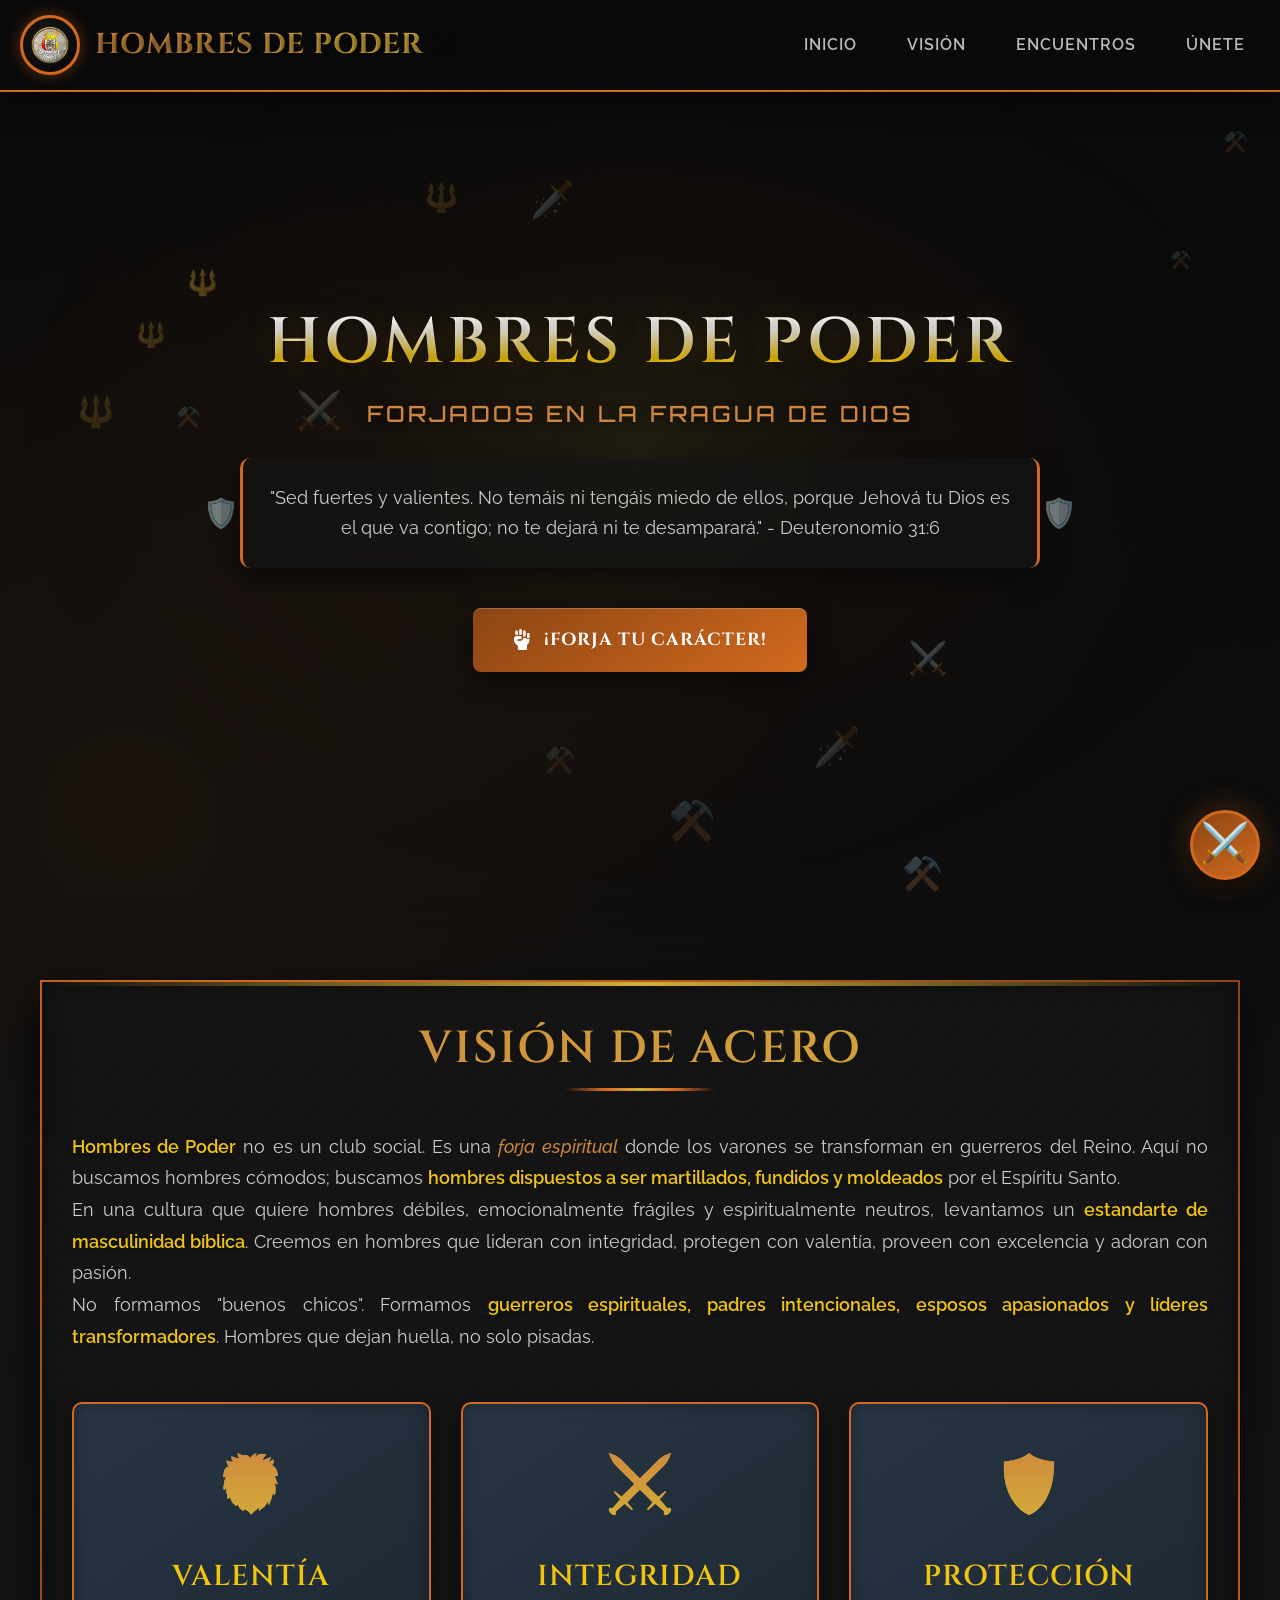
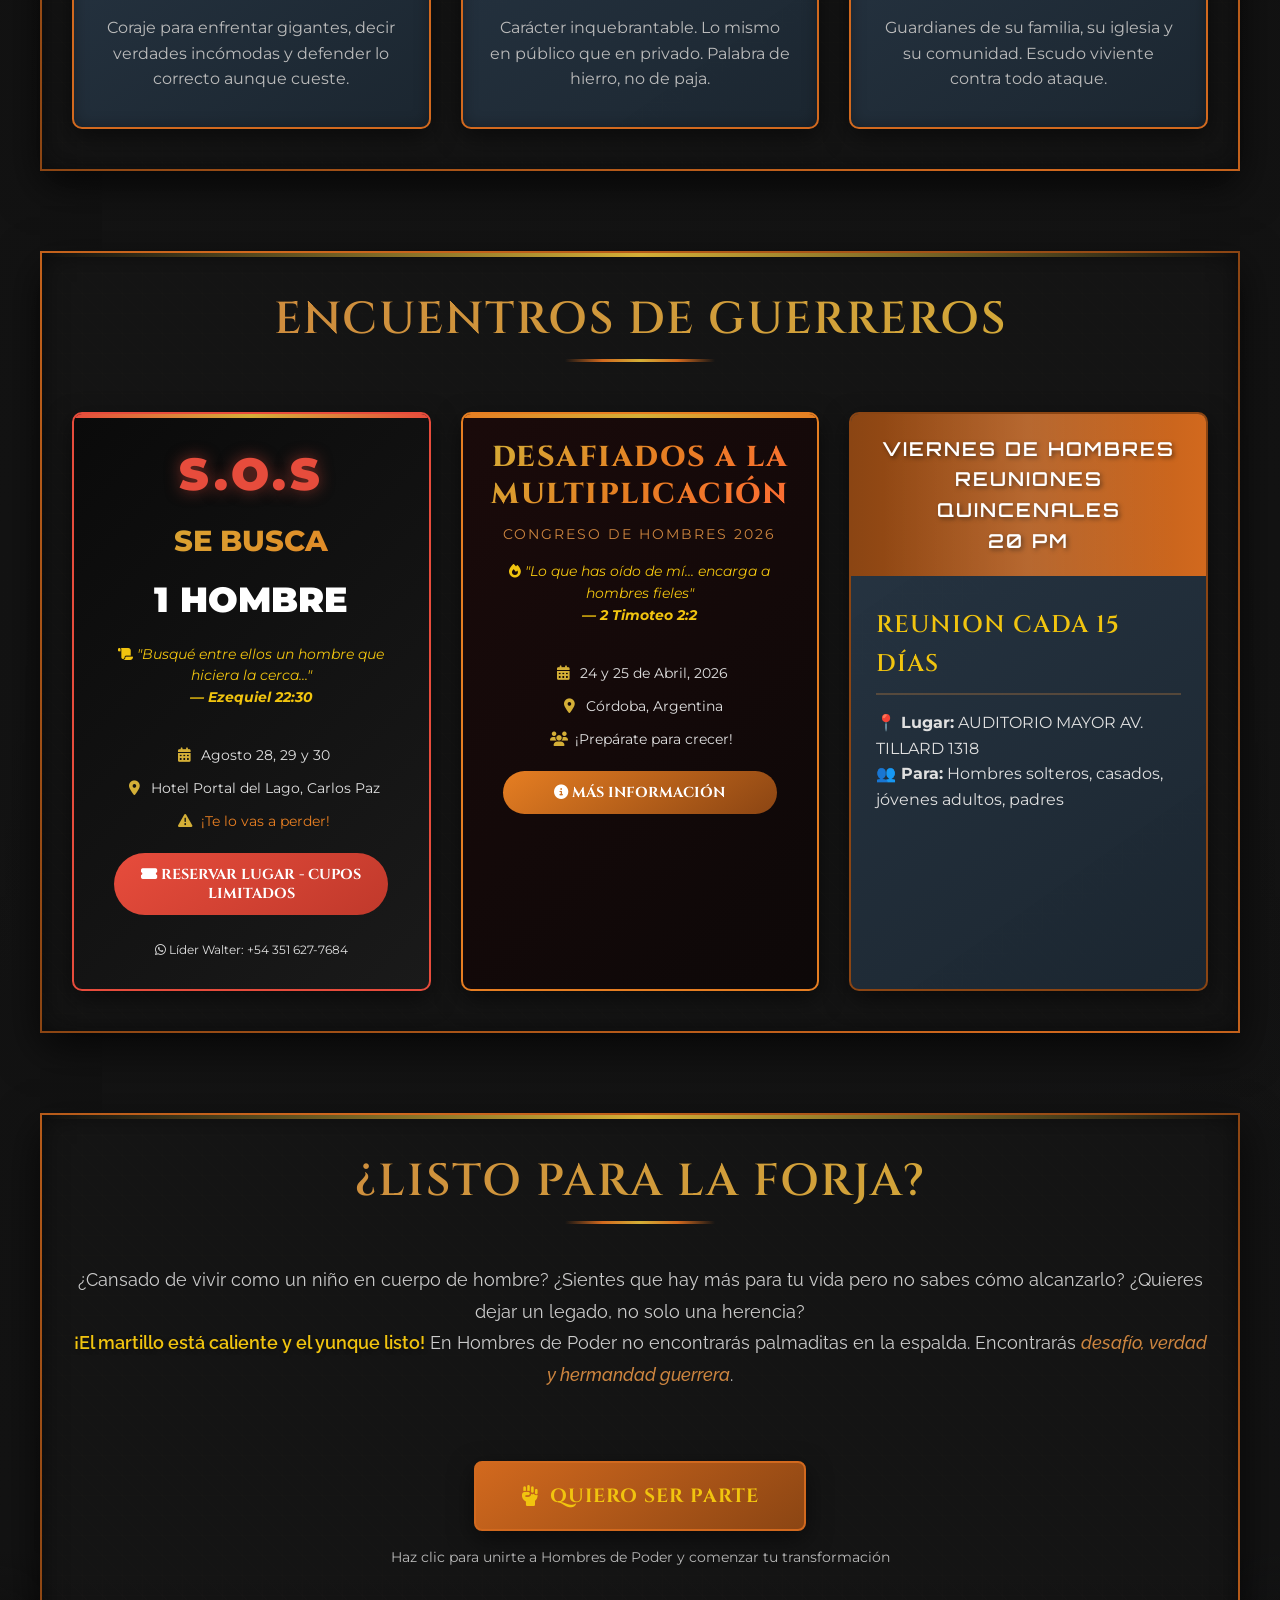
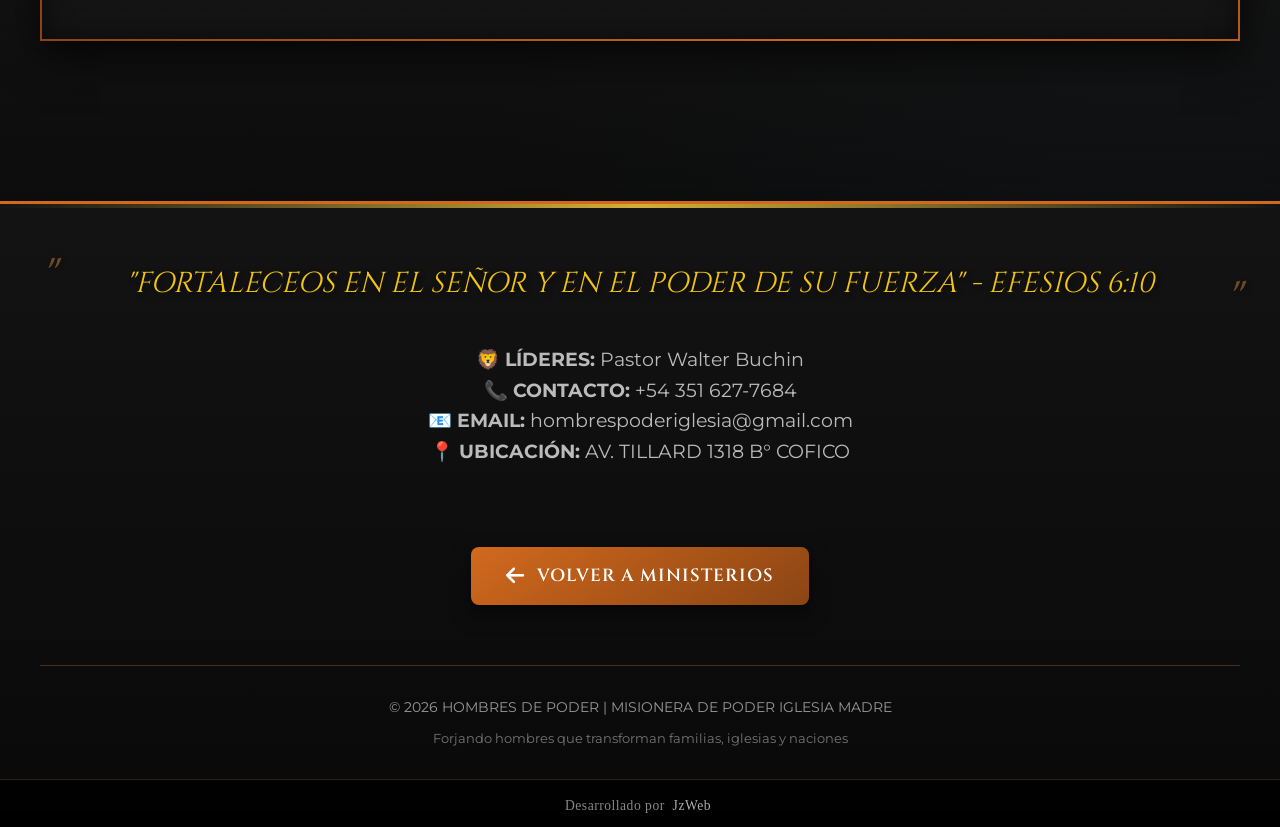
<file: ministerios/ministerio-hombres.html>
<!DOCTYPE html>
<html lang="es">
<head>
    <meta charset="UTF-8">
    <meta name="viewport" content="width=device-width, initial-scale=1.0, maximum-scale=5.0, user-scalable=yes">
    <title>Hombres de Poder | Misionera de Poder</title>
    <link rel="stylesheet" href="../styles.css">
    <link href="https://fonts.googleapis.com/css2?family=Cinzel:wght@400;600;700;800&family=Montserrat:wght@300;400;500;600&family=Raleway:wght@300;400;500;600&family=Orbitron:wght@400;500;600&display=swap" rel="stylesheet">
    <link rel="stylesheet" href="https://cdnjs.cloudflare.com/ajax/libs/font-awesome/6.4.0/css/all.min.css">
    <style>
        /* ======================
           HOMBRES DE PODER - VERSIÓN ÉPICA Y RESPONSIVA
           Estilo: Guerrero espiritual - Cinematográfico
           ====================== */
        
        :root {
            --bronze-dark: #8B4513;
            --bronze-medium: #D2691E;
            --bronze-light: #CD853F;
            --steel-dark: #2C3E50;
            --steel-medium: #34495E;
            --steel-light: #5D6D7E;
            --gold-warrior: #D4AF37;
            --gold-light: #F1C40F;
            --shadow-dark: #1C2833;
            --shadow-light: #2C3E50;
            --blood-dark: #641E16;
            --blood-light: #922B21;
            /* Nuevos colores para eventos especiales */
            --red-sos: #E74C3C;
            --red-dark: #C0392B;
            --orange-fire: #E67E22;
            --fire-glow: #FF6B35;
        }
        
        body.hombres-page {
            font-family: 'Montserrat', sans-serif;
            background: #0a0a0a;
            color: #e0e0e0;
            margin: 0;
            padding: 0;
            overflow-x: hidden;
            background-image: 
                radial-gradient(circle at 10% 20%, rgba(139, 69, 19, 0.1) 0%, transparent 20%),
                radial-gradient(circle at 90% 80%, rgba(44, 62, 80, 0.1) 0%, transparent 20%),
                linear-gradient(to bottom, #0a0a0a 0%, #111 50%, #0a0a0a 100%);
            position: relative;
            min-height: 100vh;
        }
        
        /* Textura de metal desgastado */
        body.hombres-page::before {
            content: "";
            position: fixed;
            top: 0;
            left: 0;
            width: 100%;
            height: 100%;
            background-image: url('[data-uri]');
            opacity: 0.2;
            z-index: -1;
            pointer-events: none;
        }
        
        /* Header estilo armadura */
        .hombres-header {
            background: rgba(10, 10, 10, 0.95);
            padding: 15px 0;
            position: fixed;
            top: 0;
            width: 100%;
            z-index: 1000;
            border-bottom: 2px solid var(--bronze-medium);
            backdrop-filter: blur(10px);
            box-shadow: 0 5px 25px rgba(0, 0, 0, 0.7);
            transition: all 0.3s ease;
        }
        
        .hombres-header.scrolled {
            padding: 12px 0;
            background: rgba(20, 20, 20, 0.98);
            border-bottom: 2px solid var(--gold-warrior);
        }
        
        .hombres-nav-container {
            max-width: 1400px;
            margin: 0 auto;
            display: flex;
            justify-content: space-between;
            align-items: center;
            padding: 0 20px;
        }
        
        .hombres-logo-container {
            display: flex;
            align-items: center;
            gap: 15px;
            position: relative;
        }
        
        .hombres-logo-img {
            width: 60px;
            height: 60px;
            object-fit: contain;
            border: 3px solid var(--bronze-medium);
            border-radius: 50%;
            background: linear-gradient(145deg, #1a1a1a, #0a0a0a);
            padding: 6px;
            box-shadow: 
                0 0 15px rgba(210, 105, 30, 0.4),
                inset 0 0 15px rgba(0, 0, 0, 0.5);
            transition: all 0.4s ease;
            position: relative;
            overflow: hidden;
        }
        
        .hombres-logo-img::after {
            content: '';
            position: absolute;
            top: -10px;
            left: -10px;
            right: -10px;
            bottom: -10px;
            background: linear-gradient(45deg, 
                transparent 30%, 
                rgba(212, 175, 55, 0.1) 50%, 
                transparent 70%);
            z-index: 1;
            opacity: 0;
            transition: opacity 0.4s ease;
        }
        
        .hombres-logo-img:hover {
            transform: scale(1.05) rotate(5deg);
            border-color: var(--gold-warrior);
            box-shadow: 
                0 0 25px rgba(212, 175, 55, 0.6),
                0 0 40px rgba(210, 105, 30, 0.4),
                inset 0 0 25px rgba(0, 0, 0, 0.7);
        }
        
        .hombres-logo-img:hover::after {
            opacity: 1;
        }
        
        .hombres-title-header {
            font-family: 'Cinzel', serif;
            font-size: 1.8rem;
            background: linear-gradient(to right, var(--bronze-light), var(--gold-warrior));
            -webkit-background-clip: text;
            background-clip: text;
            color: transparent;
            font-weight: 700;
            letter-spacing: 1px;
            text-shadow: 2px 2px 4px rgba(0, 0, 0, 0.5);
            position: relative;
            text-transform: uppercase;
            white-space: nowrap;
        }
        
        .hombres-title-header::after {
            content: '⚔️';
            position: absolute;
            right: -35px;
            top: 50%;
            transform: translateY(-50%);
            font-size: 1.5rem;
            opacity: 0.7;
        }
        
        /* Navegación estilo runas - DESKTOP */
        .hombres-nav-links {
            display: flex;
            gap: 20px;
        }
        
        .nav-link-hombres {
            font-family: 'Raleway', sans-serif;
            font-weight: 600;
            font-size: 1rem;
            color: #bbb;
            text-decoration: none;
            padding: 10px 15px;
            position: relative;
            letter-spacing: 1px;
            transition: all 0.3s ease;
            text-transform: uppercase;
        }
        
        .nav-link-hombres::before {
            content: 'ᚠ';
            position: absolute;
            left: 0;
            top: 50%;
            transform: translateY(-50%);
            opacity: 0;
            transition: all 0.3s ease;
            color: var(--gold-warrior);
            font-size: 0.8rem;
        }
        
        .nav-link-hombres::after {
            content: '';
            position: absolute;
            bottom: 0;
            left: 0;
            width: 0;
            height: 2px;
            background: linear-gradient(90deg, var(--bronze-medium), var(--gold-warrior));
            transition: width 0.3s ease;
        }
        
        .nav-link-hombres:hover {
            color: var(--gold-light);
        }
        
        .nav-link-hombres:hover::before {
            opacity: 1;
            left: -15px;
        }
        
        .nav-link-hombres:hover::after {
            width: 100%;
        }
        
        /* Botón menú hamburguesa - MOBILE (oculto por defecto) */
        .mobile-menu-toggle {
            display: none;
            background: transparent;
            border: 2px solid var(--bronze-medium);
            border-radius: 5px;
            width: 50px;
            height: 50px;
            cursor: pointer;
            align-items: center;
            justify-content: center;
            transition: all 0.3s ease;
            z-index: 1001;
            position: relative;
        }
        
        .mobile-menu-toggle span {
            display: block;
            width: 25px;
            height: 3px;
            background: var(--gold-warrior);
            margin: 4px 0;
            transition: 0.3s;
            border-radius: 2px;
        }
        
        .mobile-menu-toggle.active {
            border-color: var(--gold-warrior);
        }
        
        .mobile-menu-toggle.active span:nth-child(1) {
            transform: rotate(45deg) translate(6px, 6px);
        }
        
        .mobile-menu-toggle.active span:nth-child(2) {
            opacity: 0;
        }
        
        .mobile-menu-toggle.active span:nth-child(3) {
            transform: rotate(-45deg) translate(6px, -6px);
        }
        
        /* Menú móvil activo */
        .hombres-nav-links.mobile-active {
            display: flex !important;
            flex-direction: column;
            position: fixed;
            top: 0;
            right: 0;
            width: 280px;
            height: 100vh;
            background: rgba(20, 20, 20, 0.98);
            backdrop-filter: blur(15px);
            padding: 100px 30px 30px;
            z-index: 1000;
            border-left: 3px solid var(--bronze-medium);
            box-shadow: -5px 0 30px rgba(0, 0, 0, 0.7);
            animation: slideInRight 0.3s ease-out;
        }
        
        @keyframes slideInRight {
            from { right: -280px; }
            to { right: 0; }
        }
        
        .hombres-nav-links.mobile-active a {
            margin: 0 0 20px 0;
            text-align: center;
            padding: 15px;
            font-size: 1.2rem;
            width: 100%;
            border-bottom: 1px solid rgba(205, 133, 63, 0.2);
        }
        
        /* Hero Section épica */
        .hombres-hero {
            min-height: 100vh;
            display: flex;
            flex-direction: column;
            justify-content: center;
            align-items: center;
            text-align: center;
            padding: 140px 20px 60px;
            position: relative;
            overflow: hidden;
        }
        
        /* Efecto de luz cenital */
        .hero-light {
            position: absolute;
            top: 0;
            left: 0;
            width: 100%;
            height: 100%;
            background: radial-gradient(ellipse at center, 
                rgba(212, 175, 55, 0.1) 0%,
                rgba(139, 69, 19, 0.05) 30%,
                transparent 70%);
            z-index: 0;
        }
        
        .hombres-main-title {
            font-family: 'Cinzel', serif;
            font-size: 4rem;
            color: transparent;
            background: linear-gradient(to bottom, 
                #fff 30%, 
                var(--gold-light) 70%);
            -webkit-background-clip: text;
            background-clip: text;
            margin: 0 0 20px 0;
            position: relative;
            z-index: 1;
            text-transform: uppercase;
            letter-spacing: 4px;
            text-shadow: 
                0 2px 10px rgba(0, 0, 0, 0.3),
                0 0 30px rgba(212, 175, 55, 0.2);
            animation: titleGlow 3s ease-in-out infinite alternate;
            line-height: 1.1;
        }
        
        @keyframes titleGlow {
            0% {
                text-shadow: 
                    0 2px 10px rgba(0, 0, 0, 0.3),
                    0 0 20px rgba(212, 175, 55, 0.1);
            }
            100% {
                text-shadow: 
                    0 2px 15px rgba(0, 0, 0, 0.4),
                    0 0 40px rgba(212, 175, 55, 0.3),
                    0 0 60px rgba(210, 105, 30, 0.1);
            }
        }
        
        .hombres-subtitle {
            font-family: 'Orbitron', sans-serif;
            font-size: 1.4rem;
            color: var(--bronze-light);
            margin: 0 0 30px 0;
            letter-spacing: 3px;
            position: relative;
            z-index: 1;
            text-transform: uppercase;
            font-weight: 500;
            text-shadow: 0 2px 10px rgba(0, 0, 0, 0.5);
            line-height: 1.3;
        }
        
        .hombres-tagline {
            font-family: 'Raleway', sans-serif;
            font-size: 1.1rem;
            color: #ccc;
            max-width: 800px;
            line-height: 1.7;
            margin: 0 auto 40px;
            padding: 25px;
            background: rgba(20, 20, 20, 0.7);
            border-left: 3px solid var(--bronze-medium);
            border-right: 3px solid var(--bronze-medium);
            position: relative;
            z-index: 1;
            backdrop-filter: blur(10px);
            box-shadow: 0 10px 25px rgba(0, 0, 0, 0.5);
            border-radius: 10px;
        }
        
        .hombres-tagline::before,
        .hombres-tagline::after {
            content: '🛡️';
            position: absolute;
            top: 50%;
            transform: translateY(-50%);
            font-size: 1.8rem;
            opacity: 0.5;
        }
        
        .hombres-tagline::before {
            left: -40px;
        }
        
        .hombres-tagline::after {
            right: -40px;
        }
        
        /* Botón estilo espada */
        .hombres-button {
            display: inline-flex;
            align-items: center;
            justify-content: center;
            gap: 12px;
            padding: 18px 40px;
            background: linear-gradient(145deg, 
                var(--bronze-dark), 
                var(--bronze-medium));
            color: #fff;
            border: none;
            border-radius: 8px;
            font-family: 'Cinzel', serif;
            font-weight: 700;
            font-size: 1.1rem;
            text-decoration: none;
            cursor: pointer;
            transition: all 0.4s cubic-bezier(0.175, 0.885, 0.32, 1.275);
            position: relative;
            overflow: hidden;
            z-index: 1;
            text-transform: uppercase;
            letter-spacing: 1px;
            box-shadow: 
                0 8px 25px rgba(0, 0, 0, 0.5),
                inset 0 1px 0 rgba(255, 255, 255, 0.2);
            min-height: 55px;
            text-align: center;
        }
        
        .hombres-button::before {
            content: '';
            position: absolute;
            top: 0;
            left: -100%;
            width: 100%;
            height: 100%;
            background: linear-gradient(90deg, 
                transparent, 
                rgba(255, 255, 255, 0.2), 
                transparent);
            transition: left 0.7s ease;
            z-index: -1;
        }
        
        .hombres-button::after {
            content: '';
            position: absolute;
            top: 0;
            left: 0;
            right: 0;
            bottom: 0;
            background: linear-gradient(145deg, 
                var(--bronze-medium), 
                var(--bronze-dark));
            z-index: -2;
            opacity: 0;
            transition: opacity 0.4s ease;
        }
        
        .hombres-button:hover {
            transform: translateY(-5px) scale(1.05);
            box-shadow: 
                0 15px 35px rgba(210, 105, 30, 0.4),
                0 0 50px rgba(212, 175, 55, 0.2),
                inset 0 1px 0 rgba(255, 255, 255, 0.3);
            color: var(--gold-light);
        }
        
        .hombres-button:hover::before {
            left: 100%;
        }
        
        .hombres-button:hover::after {
            opacity: 1;
        }
        
        .hombres-button i {
            font-size: 1.3rem;
            transition: transform 0.3s ease;
        }
        
        .hombres-button:hover i {
            transform: translateX(5px) rotate(15deg);
        }
        
        /* Contenido principal */
        .hombres-content {
            padding: 80px 20px;
            position: relative;
            background: linear-gradient(to bottom, 
                transparent 0%, 
                rgba(20, 20, 20, 0.8) 10%, 
                rgba(20, 20, 20, 0.9) 90%, 
                transparent 100%);
        }
        
        .hombres-container {
            max-width: 1200px;
            margin: 0 auto;
        }
        
        /* Secciones estilo pergamino antiguo */
        .hombres-section {
            margin-bottom: 80px;
            padding: 40px 30px;
            background: 
                linear-gradient(rgba(20, 20, 20, 0.9), rgba(20, 20, 20, 0.9)),
                url('[data-uri]');
            border: 2px solid;
            border-image: linear-gradient(45deg, var(--bronze-dark), var(--bronze-medium), var(--bronze-dark)) 1;
            position: relative;
            box-shadow: 
                0 15px 40px rgba(0, 0, 0, 0.7),
                inset 0 0 25px rgba(0, 0, 0, 0.5);
            transform-style: preserve-3d;
            transition: all 0.5s ease;
            overflow: hidden;
        }
        
        .hombres-section::before {
            content: '';
            position: absolute;
            top: 0;
            left: 0;
            right: 0;
            height: 4px;
            background: linear-gradient(90deg, 
                transparent, 
                var(--gold-warrior), 
                transparent);
            z-index: 1;
        }
        
        .hombres-section:hover {
            transform: translateY(-10px);
            box-shadow: 
                0 25px 60px rgba(210, 105, 30, 0.3),
                0 0 70px rgba(212, 175, 55, 0.1),
                inset 0 0 35px rgba(0, 0, 0, 0.7);
            border-image: linear-gradient(45deg, var(--gold-warrior), var(--bronze-light), var(--gold-warrior)) 1;
        }
        
        .section-title-hombres {
            font-family: 'Cinzel', serif;
            font-size: 2.8rem;
            background: linear-gradient(to right, var(--bronze-light), var(--gold-warrior));
            -webkit-background-clip: text;
            background-clip: text;
            color: transparent;
            margin: 0 0 40px 0;
            text-align: center;
            position: relative;
            padding-bottom: 15px;
            letter-spacing: 2px;
            text-transform: uppercase;
            line-height: 1.2;
        }
        
        .section-title-hombres::after {
            content: '';
            position: absolute;
            bottom: 0;
            left: 50%;
            transform: translateX(-50%);
            width: 150px;
            height: 3px;
            background: linear-gradient(90deg, 
                transparent, 
                var(--bronze-medium), 
                var(--gold-warrior), 
                var(--bronze-medium), 
                transparent);
        }
        
        /* Texto estilo inscripción */
        .hombres-text {
            font-family: 'Raleway', sans-serif;
            font-size: 1.1rem;
            line-height: 1.8;
            color: #ccc;
            margin-bottom: 35px;
            text-align: justify;
            position: relative;
            z-index: 1;
        }
        
        .hombres-text strong {
            color: var(--gold-light);
            font-weight: 600;
            text-shadow: 0 2px 5px rgba(0, 0, 0, 0.3);
        }
        
        .hombres-text em {
            color: var(--bronze-light);
            font-style: italic;
            font-weight: 500;
        }
        
        /* Grid estilo tablero de guerra */
        .hombres-info-grid {
            display: grid;
            grid-template-columns: repeat(auto-fit, minmax(280px, 1fr));
            gap: 30px;
            margin-top: 50px;
        }
        
        .info-card-hombres {
            background: linear-gradient(145deg, 
                rgba(44, 62, 80, 0.8), 
                rgba(28, 40, 51, 0.9));
            padding: 35px 25px;
            border: 2px solid var(--bronze-dark);
            border-radius: 10px;
            text-align: center;
            position: relative;
            transition: all 0.4s cubic-bezier(0.175, 0.885, 0.32, 1.275);
            overflow: hidden;
            min-height: 280px;
            display: flex;
            flex-direction: column;
            justify-content: center;
            box-shadow: 
                0 8px 25px rgba(0, 0, 0, 0.5),
                inset 0 0 15px rgba(0, 0, 0, 0.3);
        }
        
        .info-card-hombres::before {
            content: '';
            position: absolute;
            top: 0;
            left: 0;
            width: 100%;
            height: 100%;
            background: linear-gradient(45deg, 
                transparent 30%, 
                rgba(212, 175, 55, 0.1) 50%, 
                transparent 70%);
            z-index: 1;
            opacity: 0;
            transition: opacity 0.4s ease;
        }
        
        .info-card-hombres:hover {
            transform: translateY(-12px) scale(1.03);
            border-color: var(--gold-warrior);
            box-shadow: 
                0 15px 40px rgba(210, 105, 30, 0.4),
                0 0 50px rgba(212, 175, 55, 0.2),
                inset 0 0 25px rgba(0, 0, 0, 0.5);
        }
        
        .info-card-hombres:hover::before {
            opacity: 1;
        }
        
        .info-icon-hombres {
            font-size: 3.5rem;
            margin-bottom: 25px;
            display: block;
            background: linear-gradient(to bottom, var(--bronze-light), var(--gold-warrior));
            -webkit-background-clip: text;
            background-clip: text;
            color: transparent;
            position: relative;
            z-index: 2;
            animation: iconFloat 3s ease-in-out infinite;
        }
        
        @keyframes iconFloat {
            0%, 100% { transform: translateY(0) rotate(0deg); }
            50% { transform: translateY(-8px) rotate(3deg); }
        }
        
        .info-card-hombres h3 {
            font-family: 'Cinzel', serif;
            font-size: 1.8rem;
            color: var(--gold-light);
            margin: 0 0 15px 0;
            position: relative;
            z-index: 2;
            text-transform: uppercase;
            letter-spacing: 1px;
        }
        
        .info-card-hombres p {
            color: #bbb;
            line-height: 1.6;
            position: relative;
            z-index: 2;
            font-size: 1rem;
        }
        
        /* Eventos estilo crónicas */
        .hombres-events {
            display: grid;
            grid-template-columns: repeat(auto-fit, minmax(300px, 1fr));
            gap: 30px;
            margin-top: 50px;
        }
        
        .event-card-hombres {
            background: linear-gradient(145deg, 
                rgba(44, 62, 80, 0.8), 
                rgba(28, 40, 51, 0.9));
            border: 2px solid var(--bronze-dark);
            border-radius: 10px;
            overflow: hidden;
            transition: all 0.4s ease;
            position: relative;
            box-shadow: 0 8px 25px rgba(0, 0, 0, 0.5);
        }
        
        .event-card-hombres:hover {
            transform: translateY(-8px);
            border-color: var(--gold-warrior);
            box-shadow: 
                0 15px 40px rgba(210, 105, 30, 0.4),
                0 0 40px rgba(212, 175, 55, 0.1);
        }
        
        .event-date-hombres {
            background: linear-gradient(90deg, 
                var(--bronze-dark), 
                var(--bronze-medium));
            color: #fff;
            padding: 20px;
            text-align: center;
            font-family: 'Orbitron', sans-serif;
            font-weight: 600;
            font-size: 1.2rem;
            text-transform: uppercase;
            letter-spacing: 2px;
            text-shadow: 2px 2px 4px rgba(0, 0, 0, 0.5);
            position: relative;
            overflow: hidden;
        }
        
        .event-date-hombres::before {
            content: '';
            position: absolute;
            top: -50%;
            left: -50%;
            width: 200%;
            height: 200%;
            background: linear-gradient(45deg, 
                transparent 30%, 
                rgba(255, 255, 255, 0.1) 50%, 
                transparent 70%);
            transform: rotate(45deg);
            animation: shine 3s infinite linear;
        }
        
        @keyframes shine {
            0% { transform: rotate(45deg) translateX(-100%); }
            100% { transform: rotate(45deg) translateX(100%); }
        }
        
        .event-content-hombres {
            padding: 30px 25px;
        }
        
        .event-content-hombres h3 {
            font-family: 'Cinzel', serif;
            font-size: 1.5rem;
            color: var(--gold-light);
            margin: 0 0 15px 0;
            text-transform: uppercase;
            letter-spacing: 1px;
            padding-bottom: 10px;
            border-bottom: 2px solid rgba(205, 133, 63, 0.3);
        }
        
        /* ========== ESTILOS PARA LAS NUEVAS TARJETAS DE EVENTOS ESPECIALES ========== */
        
        /* Tarjeta S.O.S - Estilo encuentro urgente */
        .event-card-sos {
            background: linear-gradient(135deg, #0a0a0a 0%, #1a1a1a 100%);
            border: 2px solid var(--red-sos);
            position: relative;
        }
        
        .event-card-sos::before {
            content: '';
            position: absolute;
            top: 0;
            left: 0;
            right: 0;
            height: 4px;
            background: linear-gradient(90deg, var(--red-sos), var(--gold-warrior), var(--red-sos));
        }
        
        .sos-header {
            padding: 25px 20px 15px;
            text-align: center;
        }
        
        .sos-red {
            font-size: 2.8rem;
            font-weight: 900;
            color: var(--red-sos);
            text-shadow: 0 0 15px rgba(231,76,60,0.5);
            letter-spacing: 4px;
            display: block;
        }
        
        .sos-busca {
            font-size: 1.8rem;
            font-weight: 800;
            background: linear-gradient(135deg, var(--gold-warrior), var(--orange-fire));
            -webkit-background-clip: text;
            background-clip: text;
            color: transparent;
            display: block;
            margin: 8px 0;
        }
        
        .sos-un-hombre {
            font-size: 2.2rem;
            font-weight: 900;
            color: white;
            display: block;
        }
        
        .verse-sos {
            font-style: italic;
            color: var(--gold-light);
            margin: 15px 0;
            font-size: 0.85rem;
        }
        
        .btn-sos {
            display: inline-block;
            background: linear-gradient(145deg, var(--red-sos), var(--red-dark));
            color: white;
            padding: 12px 20px;
            margin: 15px auto;
            border-radius: 40px;
            font-family: 'Cinzel', serif;
            font-weight: 700;
            font-size: 0.9rem;
            text-transform: uppercase;
            border: none;
            cursor: pointer;
            transition: all 0.3s ease;
            width: 90%;
        }
        
        .btn-sos:hover {
            transform: scale(1.03);
            box-shadow: 0 0 15px rgba(231,76,60,0.5);
        }
        
        /* Tarjeta Congreso - Estilo épico motivador */
        .event-card-congreso {
            background: linear-gradient(135deg, #1a0a0a 0%, #0d0808 100%);
            border: 2px solid var(--orange-fire);
            position: relative;
        }
        
        .event-card-congreso::before {
            content: '';
            position: absolute;
            top: 0;
            left: 0;
            right: 0;
            height: 4px;
            background: linear-gradient(90deg, var(--orange-fire), var(--gold-warrior), var(--orange-fire));
        }
        
        .congreso-header {
            padding: 25px 20px 15px;
            text-align: center;
        }
        
        .congreso-title {
            font-family: 'Cinzel', serif;
            font-size: 1.8rem;
            font-weight: 800;
            background: linear-gradient(135deg, var(--gold-warrior), var(--orange-fire), var(--fire-glow));
            -webkit-background-clip: text;
            background-clip: text;
            color: transparent;
            margin-bottom: 10px;
            line-height: 1.3;
        }
        
        .congreso-sub {
            font-size: 0.9rem;
            color: var(--bronze-light);
            letter-spacing: 2px;
            text-transform: uppercase;
        }
        
        .verse-congreso {
            font-style: italic;
            color: var(--gold-light);
            margin: 15px 0;
            font-size: 0.85rem;
        }
        
        .btn-congreso {
            display: inline-block;
            background: linear-gradient(145deg, var(--orange-fire), var(--bronze-dark));
            color: white;
            padding: 12px 20px;
            margin: 15px auto;
            border-radius: 40px;
            font-family: 'Cinzel', serif;
            font-weight: 700;
            font-size: 0.9rem;
            text-transform: uppercase;
            border: none;
            cursor: pointer;
            transition: all 0.3s ease;
            width: 90%;
        }
        
        .btn-congreso:hover {
            transform: scale(1.03);
            box-shadow: 0 0 15px rgba(230,126,34,0.5);
        }
        
        .detail-row {
            padding: 5px 0;
            font-size: 0.9rem;
        }
        
        .detail-row i {
            color: var(--gold-warrior);
            width: 25px;
        }
        
        /* Footer estilo fortaleza */
        .hombres-footer {
            background: linear-gradient(to bottom, 
                rgba(20, 20, 20, 0.95), 
                rgba(10, 10, 10, 0.98));
            padding: 60px 20px 30px;
            color: #bbb;
            text-align: center;
            position: relative;
            border-top: 3px solid var(--bronze-medium);
            overflow: hidden;
        }
        
        .hombres-footer::before {
            content: '';
            position: absolute;
            top: 0;
            left: 0;
            width: 100%;
            height: 4px;
            background: linear-gradient(90deg, 
                transparent, 
                var(--gold-warrior), 
                transparent);
        }
        
        .footer-quote {
            font-family: 'Cinzel', serif;
            font-size: 1.8rem;
            color: var(--gold-light);
            margin-bottom: 35px;
            font-style: italic;
            position: relative;
            padding: 0 50px;
            line-height: 1.4;
            text-shadow: 2px 2px 5px rgba(0, 0, 0, 0.5);
        }
        
        .footer-quote::before,
        .footer-quote::after {
            content: '"';
            position: absolute;
            color: var(--bronze-light);
            font-size: 3rem;
            opacity: 0.5;
        }
        
        .footer-quote::before {
            left: 0;
            top: -20px;
        }
        
        .footer-quote::after {
            right: 0;
            bottom: -30px;
        }
        
        .back-home-hombres {
            display: inline-flex;
            align-items: center;
            justify-content: center;
            gap: 12px;
            margin-top: 40px;
            padding: 15px 35px;
            background: linear-gradient(145deg, 
                var(--bronze-medium), 
                var(--bronze-dark));
            color: #fff;
            text-decoration: none;
            border-radius: 8px;
            font-family: 'Cinzel', serif;
            font-weight: 600;
            font-size: 1.1rem;
            transition: all 0.3s ease;
            text-transform: uppercase;
            letter-spacing: 1px;
            box-shadow: 0 8px 20px rgba(0, 0, 0, 0.5);
            position: relative;
            overflow: hidden;
            min-height: 50px;
        }
        
        .back-home-hombres:hover {
            transform: translateY(-3px) scale(1.05);
            background: linear-gradient(145deg, 
                var(--bronze-light), 
                var(--bronze-medium));
            color: var(--gold-light);
            box-shadow: 
                0 12px 30px rgba(210, 105, 30, 0.4),
                0 0 35px rgba(212, 175, 55, 0.2);
        }
        
        .back-home-hombres i {
            font-size: 1.3rem;
            transition: transform 0.3s ease;
        }
        
        .back-home-hombres:hover i {
            transform: translateX(-5px);
        }
        
        /* ============================================
           RESPONSIVE DESIGN - ADAPTACIÓN ESTRATÉGICA
           ============================================ */
        
        /* ---------- TABLETS (768px - 1024px) ---------- */
        @media (min-width: 769px) and (max-width: 1024px) {
            .hombres-nav-container {
                padding: 0 30px;
            }
            
            .hombres-main-title {
                font-size: 5rem;
            }
            
            .hombres-subtitle {
                font-size: 1.8rem;
            }
            
            .hombres-tagline {
                font-size: 1.3rem;
                margin: 0 30px 50px;
                padding: 30px;
            }
            
            .section-title-hombres {
                font-size: 3.5rem;
            }
            
            .hombres-content {
                padding: 80px 30px;
            }
            
            .hombres-section {
                padding: 50px 40px;
                margin-bottom: 100px;
            }
            
            .hombres-info-grid {
                grid-template-columns: repeat(2, 1fr);
                gap: 35px;
            }
            
            .hombres-events {
                grid-template-columns: repeat(2, 1fr);
                gap: 35px;
            }
            
            .info-card-hombres {
                padding: 40px 30px;
            }
            
            .info-card-hombres h3 {
                font-size: 2rem;
            }
            
            .event-date-hombres {
                padding: 25px;
                font-size: 1.4rem;
            }
            
            .event-content-hombres h3 {
                font-size: 1.8rem;
            }
            
            /* Esconder botón hamburguesa en tablet */
            .mobile-menu-toggle {
                display: none !important;
            }
            
            /* Mostrar navegación normal en tablet */
            .hombres-nav-links {
                display: flex !important;
            }
        }
        
        /* ---------- MÓVILES (hasta 768px) ---------- */
        @media (max-width: 768px) {
            /* HEADER FIXED */
            .hombres-header {
                padding: 12px 0;
            }
            
            .hombres-nav-container {
                padding: 0 15px;
            }
            
            .hombres-title-header {
                font-size: 1.5rem;
                letter-spacing: 0.5px;
            }
            
            .hombres-title-header::after {
                font-size: 1.2rem;
                right: -25px;
            }
            
            .hombres-logo-img {
                width: 50px;
                height: 50px;
                padding: 5px;
            }
            
            /* Menú desktop se oculta, hamburguesa se muestra */
            .hombres-nav-links {
                display: none;
            }
            
            .mobile-menu-toggle {
                display: flex;
            }
            
            /* Ajustar escudos en tagline para móvil */
            .hombres-tagline::before,
            .hombres-tagline::after {
                display: block;
                position: static;
                transform: none;
                margin: 15px auto;
                font-size: 1.5rem;
                opacity: 0.5;
            }
            
            .hombres-tagline::before {
                content: '🛡️ 🛡️ 🛡️';
            }
            
            .hombres-tagline::after {
                content: '';
                display: none;
            }
            
            /* HERO SECTION */
            .hombres-hero {
                padding: 120px 15px 40px;
                min-height: 90vh;
            }
            
            .hombres-main-title {
                font-size: 3rem;
                letter-spacing: 2px;
                margin-bottom: 15px;
            }
            
            .hombres-subtitle {
                font-size: 1.1rem;
                margin-bottom: 25px;
                letter-spacing: 2px;
            }
            
            .hombres-tagline {
                font-size: 1rem;
                padding: 20px;
                margin: 0 10px 30px;
                line-height: 1.6;
            }
            
            .hombres-button {
                padding: 16px 30px;
                font-size: 1rem;
                width: 90%;
                max-width: 300px;
                margin: 0 auto;
                display: block;
            }
            
            /* CONTENIDO */
            .hombres-content {
                padding: 60px 15px;
            }
            
            .section-title-hombres {
                font-size: 2.2rem;
                margin-bottom: 35px;
            }
            
            .hombres-section {
                padding: 30px 20px;
                margin-bottom: 60px;
            }
            
            .hombres-text {
                font-size: 1rem;
                line-height: 1.7;
                text-align: left;
            }
            
            /* GRIDS - 1 columna en móvil */
            .hombres-info-grid {
                grid-template-columns: 1fr;
                gap: 25px;
                margin-top: 40px;
            }
            
            .hombres-events {
                grid-template-columns: 1fr;
                gap: 25px;
                margin-top: 40px;
            }
            
            .info-card-hombres {
                padding: 30px 20px;
            }
            
            .info-icon-hombres {
                font-size: 3rem;
                margin-bottom: 20px;
            }
            
            .info-card-hombres h3 {
                font-size: 1.6rem;
            }
            
            /* EVENTOS */
            .event-date-hombres {
                padding: 18px;
                font-size: 1.1rem;
            }
            
            .event-content-hombres {
                padding: 25px 20px;
            }
            
            .event-content-hombres h3 {
                font-size: 1.4rem;
            }
            
            /* FOOTER */
            .hombres-footer {
                padding: 50px 15px 25px;
            }
            
            .hombres-footer::before {
                height: 3px;
            }
            
            .footer-quote {
                font-size: 1.5rem;
                margin-bottom: 30px;
                padding: 0 20px;
            }
            
            .footer-quote::before,
            .footer-quote::after {
                font-size: 2.5rem;
            }
            
            .back-home-hombres {
                padding: 14px 30px;
                font-size: 1rem;
                width: 90%;
                max-width: 300px;
            }
            
            /* BOTONES GRUPALES */
            .button-group {
                display: flex;
                flex-direction: column;
                gap: 15px;
                align-items: center;
            }
            
            .button-group .hombres-button {
                width: 90%;
                margin: 0;
            }
        }
        
        /* ---------- MÓVILES PEQUEÑOS (hasta 576px) ---------- */
        @media (max-width: 576px) {
            .hombres-main-title {
                font-size: 2.5rem;
                letter-spacing: 1px;
                padding: 0 10px;
            }
            
            .hombres-subtitle {
                font-size: 1rem;
                padding: 0 10px;
                letter-spacing: 1px;
            }
            
            .hombres-tagline {
                font-size: 0.95rem;
                padding: 18px 15px;
                margin: 0 5px 25px;
            }
            
            .section-title-hombres {
                font-size: 1.9rem;
                padding: 0 10px;
            }
            
            .hombres-button {
                padding: 15px 25px;
                font-size: 0.95rem;
            }
            
            .info-card-hombres {
                padding: 25px 20px;
                margin: 0 5px;
            }
            
            .info-card-hombres h3 {
                font-size: 1.4rem;
            }
            
            .info-card-hombres p {
                font-size: 0.95rem;
            }
            
            .event-card-hombres {
                margin: 0 5px;
            }
            
            .event-content-hombres p {
                font-size: 0.95rem;
            }
            
            /* ESPECIAL "QUIERO SER PARTE" */
            #quiero-ser-parte.hombres-button {
                font-size: 1.1rem;
                padding: 16px 25px;
                margin: 20px auto;
                display: block;
                width: 90%;
            }
            
            /* FOOTER TEXT */
            .hombres-footer p {
                font-size: 0.95rem;
                line-height: 1.5;
                padding: 0 10px;
            }
            
            .back-home-hombres {
                width: 90%;
            }
            
            /* Ajustes tarjetas nuevas en móvil */
            .sos-red { font-size: 2rem; }
            .sos-un-hombre { font-size: 1.6rem; }
            .congreso-title { font-size: 1.4rem; }
        }
        
        /* ---------- ORIENTACIÓN HORIZONTAL ---------- */
        @media (max-height: 600px) and (orientation: landscape) {
            .hombres-hero {
                min-height: auto;
                padding: 100px 20px 40px;
            }
            
            .hombres-main-title {
                font-size: 3rem;
                margin-bottom: 15px;
            }
            
            .hombres-subtitle {
                font-size: 1.2rem;
                margin-bottom: 20px;
            }
            
            .hombres-tagline {
                font-size: 1rem;
                padding: 15px;
                margin: 0 10px 20px;
            }
            
            .hombres-nav-links.mobile-active {
                width: 250px;
                padding: 80px 20px 20px;
            }
        }
        
        /* ---------- DISPOSITIVOS GRANDES ---------- */
        @media (min-width: 1920px) {
            .hombres-container {
                max-width: 1400px;
            }
            
            .hombres-main-title {
                font-size: 7rem;
            }
            
            .hombres-subtitle {
                font-size: 2.5rem;
            }
            
            .hombres-tagline {
                font-size: 1.8rem;
            }
        }
        
        /* ============================================
           MEJORAS PARA DISPOSITIVOS TÁCTILES
           ============================================ */
        
        /* Mejorar toques en móviles */
        @media (max-width: 768px) {
            .hombres-button,
            .nav-link-hombres,
            .back-home-hombres,
            .info-card-hombres,
            .event-card-hombres,
            .btn-sos,
            .btn-congreso {
                -webkit-tap-highlight-color: transparent;
                touch-action: manipulation;
            }
            
            /* Aumentar área táctil */
            .hombres-button,
            .nav-link-hombres {
                min-height: 44px;
            }
            
            /* Efectos táctiles */
            .hombres-button:active,
            .nav-link-hombres:active,
            .back-home-hombres:active,
            .btn-sos:active,
            .btn-congreso:active {
                transform: scale(0.96);
                transition: transform 0.1s ease;
            }
            
            /* Prevenir zoom en inputs */
            input, textarea, select {
                font-size: 16px;
            }
        }
        
        /* Prevenir selección de texto accidental */
        .hombres-button,
        .nav-link-hombres,
        .back-home-hombres,
        .btn-sos,
        .btn-congreso {
            user-select: none;
            -webkit-user-select: none;
        }
        
        /* Mejorar renderizado */
        * {
            -webkit-font-smoothing: antialiased;
            -moz-osx-font-smoothing: grayscale;
        }
        
        /* Asegurar imágenes responsive */
        img:not(.hombres-logo-img) {
            max-width: 100%;
            height: auto;
        }

        /* ================== CRÉDITO DEL DESARROLLADOR ================== */
        .developer-credit {
            text-align: center;
            padding: 15px 0 10px;
            background: linear-gradient(to top, rgba(0,0,0,0.95), rgba(0,0,0,0.8));
            border-top: 1px solid rgba(212, 175, 55, 0.2);
            font-size: 0.85rem;
            letter-spacing: 0.5px;
            position: relative;
            z-index: 10;
        }

        .developer-credit p {
            margin: 0;
            color: #888;
            font-family: 'Playfair Display', serif;
            transition: color 0.3s ease;
        }

        .developer-credit a {
            color: #aaa;
            text-decoration: none;
            font-weight: 500;
            position: relative;
            transition: all 0.3s ease;
            padding: 2px 4px;
        }

        .developer-credit a::before {
            content: '';
            position: absolute;
            bottom: -2px;
            left: 0;
            width: 0;
            height: 1px;
            background: linear-gradient(90deg, var(--gold), var(--gold-light));
            transition: width 0.3s ease;
        }

        .developer-credit a:hover {
            color: var(--gold-light);
            text-shadow: 0 0 8px rgba(212, 175, 55, 0.3);
        }

        .developer-credit a:hover::before {
            width: 100%;
        }

        /* Animación sutil al cargar */
        @keyframes creditFadeIn {
            from {
                opacity: 0;
                transform: translateY(10px);
            }
            to {
                opacity: 1;
                transform: translateY(0);
            }
        }

        .developer-credit {
            animation: creditFadeIn 0.8s ease 0.5s both;
        }

        /* Responsive */
        @media (max-width: 768px) {
            .developer-credit {
                padding: 12px 0 8px;
                font-size: 0.75rem;
            }
        }
    </style>
</head>
<body class="hombres-page">
    <!-- Header -->
    <header class="hombres-header" id="mainHeader">
        <div class="hombres-nav-container">
            <div class="hombres-logo-container">
                <img src="../hombres.png" alt="Hombres de Poder" class="hombres-logo-img">
                <h1 class="hombres-title-header">HOMBRES DE PODER</h1>
            </div>
            
            <nav class="hombres-nav-links" id="mainNav">
                <a href="#inicio" class="nav-link-hombres">INICIO</a>
                <a href="#vision" class="nav-link-hombres">VISIÓN</a>
                <a href="#encuentros" class="nav-link-hombres">ENCUENTROS</a>
                <a href="#unete" class="nav-link-hombres">ÚNETE</a>
            </nav>
            
            <button class="mobile-menu-toggle" id="mobileMenuToggle" aria-label="Toggle menu">
                <span></span>
                <span></span>
                <span></span>
            </button>
        </div>
    </header>
    
    <!-- Hero Section -->
    <section class="hombres-hero" id="inicio">
        <div class="hero-light"></div>
        
        <h1 class="hombres-main-title">HOMBRES DE PODER</h1>
        <h2 class="hombres-subtitle">FORJADOS EN LA FRAGUA DE DIOS</h2>
        
        <p class="hombres-tagline">
            "Sed fuertes y valientes. No temáis ni tengáis miedo de ellos, porque Jehová tu Dios es el que va contigo; no te dejará ni te desamparará." - Deuteronomio 31:6
        </p>
        
        <a href="#vision" class="hombres-button">
            <i class="fas fa-fist-raised"></i> ¡FORJA TU CARÁCTER!
        </a>
    </section>
    
    <!-- Contenido Principal -->
    <main class="hombres-content">
        <div class="hombres-container">
            
            <!-- Sección Visión -->
            <section class="hombres-section" id="vision">
                <h2 class="section-title-hombres">VISIÓN DE ACERO</h2>
                
                <div class="hombres-text">
                    <p><strong>Hombres de Poder</strong> no es un club social. Es una <em>forja espiritual</em> donde los varones se transforman en guerreros del Reino. Aquí no buscamos hombres cómodos; buscamos <strong>hombres dispuestos a ser martillados, fundidos y moldeados</strong> por el Espíritu Santo.</p>
                    
                    <p>En una cultura que quiere hombres débiles, emocionalmente frágiles y espiritualmente neutros, levantamos un <strong>estandarte de masculinidad bíblica</strong>. Creemos en hombres que lideran con integridad, protegen con valentía, proveen con excelencia y adoran con pasión.</p>
                    
                    <p>No formamos "buenos chicos". Formamos <strong>guerreros espirituales, padres intencionales, esposos apasionados y líderes transformadores</strong>. Hombres que dejan huella, no solo pisadas.</p>
                </div>
                
                <div class="hombres-info-grid">
                    <div class="info-card-hombres">
                        <div class="info-icon-hombres">🦁</div>
                        <h3>VALENTÍA</h3>
                        <p>Coraje para enfrentar gigantes, decir verdades incómodas y defender lo correcto aunque cueste.</p>
                    </div>
                    
                    <div class="info-card-hombres">
                        <div class="info-icon-hombres">⚔️</div>
                        <h3>INTEGRIDAD</h3>
                        <p>Carácter inquebrantable. Lo mismo en público que en privado. Palabra de hierro, no de paja.</p>
                    </div>
                    
                    <div class="info-card-hombres">
                        <div class="info-icon-hombres">🛡️</div>
                        <h3>PROTECCIÓN</h3>
                        <p>Guardianes de su familia, su iglesia y su comunidad. Escudo viviente contra todo ataque.</p>
                    </div>
                </div>
            </section>
            
            <!-- Sección Encuentros - CON LAS NUEVAS TARJETAS DE EVENTOS AGREGADAS -->
            <section class="hombres-section" id="encuentros">
                <h2 class="section-title-hombres">ENCUENTROS DE GUERREROS</h2>
                
                <div class="hombres-events">
                    
                    <!-- NUEVA TARJETA 1: S.O.S SE BUSCA 1 HOMBRE (Evento Especial - Encuentro) -->
                    <div class="event-card-hombres event-card-sos">
                        <div class="sos-header">
                            <span class="sos-red">S.O.S</span>
                            <span class="sos-busca">SE BUSCA</span>
                            <span class="sos-un-hombre">1 HOMBRE</span>
                            <div class="verse-sos">
                                <i class="fas fa-scroll"></i> "Busqué entre ellos un hombre que hiciera la cerca..."<br>
                                <strong>— Ezequiel 22:30</strong>
                            </div>
                        </div>
                        <div class="event-content-hombres" style="text-align: center; padding-top: 0;">
                            <div class="detail-row"><i class="fas fa-calendar-alt"></i> Agosto 28, 29 y 30</div>
                            <div class="detail-row"><i class="fas fa-map-marker-alt"></i> Hotel Portal del Lago, Carlos Paz</div>
                            <div class="detail-row"><i class="fas fa-exclamation-triangle"></i> <span style="color: var(--orange-fire);">¡Te lo vas a perder!</span></div>
                            <button class="btn-sos" id="btnSOSEvento"><i class="fas fa-ticket-alt"></i> Reservar lugar - cupos limitados</button>
                            <div style="margin-top: 10px; font-size: 0.75rem;"><i class="fab fa-whatsapp"></i> Líder Walter: +54 351 627-7684</div>
                        </div>
                    </div>
                    
                    <!-- NUEVA TARJETA 2: Congreso "Desafiados a la Multiplicación" -->
                    <div class="event-card-hombres event-card-congreso">
                        <div class="congreso-header">
                            <h3 class="congreso-title">DESAFIADOS A LA MULTIPLICACIÓN</h3>
                            <div class="congreso-sub">CONGRESO DE HOMBRES 2026</div>
                            <div class="verse-congreso">
                                <i class="fas fa-fire"></i> "Lo que has oído de mí... encarga a hombres fieles"<br>
                                <strong>— 2 Timoteo 2:2</strong>
                            </div>
                        </div>
                        <div class="event-content-hombres" style="text-align: center; padding-top: 0;">
                            <div class="detail-row"><i class="fas fa-calendar-alt"></i> 24 y 25 de Abril, 2026</div>
                            <div class="detail-row"><i class="fas fa-map-marker-alt"></i> Córdoba, Argentina</div>
                            <div class="detail-row"><i class="fas fa-users"></i> ¡Prepárate para crecer!</div>
                            <button class="btn-congreso" id="btnCongresoEvento"><i class="fas fa-info-circle"></i> Más información</button>
                        </div>
                    </div>
                    
                    <!-- TARJETA ORIGINAL 1: VIERNES DE HOMBRES -->
                    <div class="event-card-hombres">
                        <div class="event-date-hombres">
                            VIERNES DE HOMBRES<br>
                            REUNIONES QUINCENALES<br>
                            20 PM
                        </div>
                        <div class="event-content-hombres">
                            <h3>Reunion cada 15 días</h3>
                            <p><strong>📍 Lugar:</strong> AUDITORIO MAYOR AV. TILLARD 1318</p>
                            <p><strong>👥 Para:</strong> Hombres solteros, casados, jóvenes adultos, padres</p>
                        </div>
                    </div>
                </div>
            </section>
            
            <!-- Sección Únete -->
            <section class="hombres-section" id="unete">
                <h2 class="section-title-hombres">¿LISTO PARA LA FORJA?</h2>
                
                <div class="hombres-text" style="text-align: center;">
                    <p>¿Cansado de vivir como un niño en cuerpo de hombre? ¿Sientes que hay más para tu vida pero no sabes cómo alcanzarlo? ¿Quieres dejar un legado, no solo una herencia?</p>
                    <p><strong>¡El martillo está caliente y el yunque listo!</strong> En Hombres de Poder no encontrarás palmaditas en la espalda. Encontrarás <em>desafío, verdad y hermandad guerrera</em>.</p>
                </div>
                
                <!-- Botón "Quiero ser parte" -->
                <div style="text-align: center; margin-top: 40px; padding: 30px;">
                    <button id="quiero-ser-parte" class="hombres-button" style="background: linear-gradient(145deg, var(--bronze-medium), var(--bronze-dark)); color: var(--gold-light); font-size: 1.2rem; padding: 20px 45px;">
                        <i class="fas fa-fist-raised"></i> QUIERO SER PARTE
                    </button>
                    <p style="margin-top: 15px; color: #bbb; font-size: 0.9rem; font-family: 'Montserrat', sans-serif;">
                        Haz clic para unirte a Hombres de Poder y comenzar tu transformación
                    </p>
                </div>
            </section>
        </div>
    </main>
    
    <!-- Footer -->
    <footer class="hombres-footer">
        <div class="hombres-container">
            <div class="footer-quote">
                "FORTALECEOS EN EL SEÑOR Y EN EL PODER DE SU FUERZA" - EFESIOS 6:10
            </div>
            
            <div style="margin: 40px 0; font-size: 1.2rem; font-family: 'Montserrat', sans-serif;">
                <p><strong>🦁 LÍDERES:</strong> Pastor Walter Buchin</p>
                <p><strong>📞 CONTACTO:</strong> +54 351 627-7684</p>
                <p><strong>📧 EMAIL:</strong> hombrespoderiglesia@gmail.com</p>
                <p><strong>📍 UBICACIÓN:</strong> AV. TILLARD 1318 B° COFICO</p>
            </div>

            <a href="../index.html#ministerios" class="back-home-hombres">
                <i class="fas fa-arrow-left"></i> VOLVER A MINISTERIOS
            </a>
            
            <div style="margin-top: 60px; padding-top: 30px; border-top: 1px solid rgba(205, 133, 63, 0.3);">
                <p style="font-size: 0.9rem; opacity: 0.8; font-family: 'Montserrat', sans-serif;">© 2026 HOMBRES DE PODER | MISIONERA DE PODER IGLESIA MADRE</p>
                <p style="font-size: 0.8rem; opacity: 0.6; margin-top: 10px; font-family: 'Montserrat', sans-serif;">Forjando hombres que transforman familias, iglesias y naciones</p>
            </div>
        </div>
    </footer>

    <!-- Crédito del desarrollador -->
    <div class="developer-credit">
        <p>Desarrollado por <a href="https://jzweb-digital.netlify.app/" target="_blank" rel="noopener noreferrer">JzWeb</a></p>
    </div>

    <script>
        document.addEventListener('DOMContentLoaded', function() {
            console.log('⚔️ Página Hombres de Poder - Versión Épica y Responsive cargada');
            console.log('🎉 Nuevos eventos agregados: S.O.S y Congreso Desafiados a la Multiplicación');
            
            // Header scroll effect
            const header = document.getElementById('mainHeader');
            window.addEventListener('scroll', function() {
                if (window.scrollY > 100) {
                    header.classList.add('scrolled');
                } else {
                    header.classList.remove('scrolled');
                }
            });
            
            // Scroll suave
            document.querySelectorAll('a[href^="#"]').forEach(anchor => {
                anchor.addEventListener('click', function(e) {
                    e.preventDefault();
                    const targetId = this.getAttribute('href');
                    if (targetId === '#') return;
                    
                    const targetElement = document.querySelector(targetId);
                    if (targetElement) {
                        // Cerrar menú móvil si está abierto
                        if (window.innerWidth <= 768) {
                            const mobileMenu = document.querySelector('.mobile-menu-toggle');
                            const navLinks = document.querySelector('.hombres-nav-links');
                            if (mobileMenu && navLinks) {
                                mobileMenu.classList.remove('active');
                                navLinks.classList.remove('mobile-active');
                                document.body.style.overflow = '';
                            }
                        }
                        
                        targetElement.scrollIntoView({
                            behavior: 'smooth',
                            block: 'start'
                        });
                    }
                });
            });
            
            // Animación al aparecer elementos
            const observer = new IntersectionObserver((entries) => {
                entries.forEach(entry => {
                    if (entry.isIntersecting) {
                        entry.target.style.opacity = '1';
                        entry.target.style.transform = 'translateY(0)';
                        
                        // Efecto especial para tarjetas
                        if (entry.target.classList.contains('info-card-hombres')) {
                            setTimeout(() => {
                                entry.target.style.borderColor = 'var(--bronze-medium)';
                            }, 300);
                        }
                    }
                });
            }, { 
                threshold: 0.1,
                rootMargin: '0px 0px -50px 0px'
            });
            
            // Aplicar animaciones
            document.querySelectorAll('.hombres-section, .info-card-hombres, .event-card-hombres').forEach(el => {
                el.style.opacity = '0';
                el.style.transform = 'translateY(30px)';
                el.style.transition = 'opacity 0.8s ease, transform 0.8s ease, border-color 0.8s ease';
                observer.observe(el);
            });
            
            // Botón S.O.S Evento
            document.getElementById('btnSOSEvento')?.addEventListener('click', function(e) {
                e.preventDefault();
                this.style.transform = 'scale(0.95)';
                setTimeout(() => this.style.transform = '', 200);
                alert('⚔️ ¡CUPOS LIMITADOS PARA S.O.S! ⚔️\n\n📞 Contacta al líder Walter: +54 351 627-7684\n📅 Agosto 28, 29 y 30 - Hotel Portal del Lago\n\n¡Un hombre puede marcar la diferencia!');
            });
            
            // Botón Congreso Evento
            document.getElementById('btnCongresoEvento')?.addEventListener('click', function(e) {
                e.preventDefault();
                this.style.transform = 'scale(0.95)';
                setTimeout(() => this.style.transform = '', 200);
                alert('🔥 CONGRESO "DESAFIADOS A LA MULTIPLICACIÓN" 🔥\n\n📅 24 y 25 de Abril, 2026\n📍 Córdoba, Argentina\n\n📞 Más info: +54 351 627-7684\n\n¡Prepárate para crecer y multiplicarte!');
            });
            
            // Botón "Quiero ser parte" original
            document.getElementById('quiero-ser-parte')?.addEventListener('click', function(e) {
                e.preventDefault();
                console.log('🎯 Botón "Quiero ser parte" clickeado');
                
                this.style.transform = 'scale(0.95)';
                setTimeout(() => {
                    this.style.transform = '';
                }, 200);
                
                alert('🦁 ¡GUERRERO! El próximo encuentro es el viernes 20 PM en nuestro auditorio.\n\nContacta al +54 351 627-7684 para más información.\n\n¡Te esperamos en la forja! ⚔️');
                
                setTimeout(() => {
                    document.querySelector('.hombres-footer').scrollIntoView({
                        behavior: 'smooth'
                    });
                }, 1000);
            });
            
            // Efecto de brillo en secciones al hover
            document.querySelectorAll('.hombres-section').forEach(section => {
                section.addEventListener('mouseenter', function() {
                    const title = this.querySelector('.section-title-hombres');
                    if (title) {
                        title.style.background = 'linear-gradient(to right, var(--gold-warrior), var(--bronze-light))';
                        title.style.webkitBackgroundClip = 'text';
                        title.style.backgroundClip = 'text';
                    }
                });
                
                section.addEventListener('mouseleave', function() {
                    const title = this.querySelector('.section-title-hombres');
                    if (title) {
                        title.style.background = 'linear-gradient(to right, var(--bronze-light), var(--gold-warrior))';
                        title.style.webkitBackgroundClip = 'text';
                        title.style.backgroundClip = 'text';
                    }
                });
            });
            
            // MENÚ MÓVIL RESPONSIVE
            const mobileMenuToggle = document.getElementById('mobileMenuToggle');
            const reinaNavLinks = document.getElementById('mainNav');
            const body = document.body;
            
            if (mobileMenuToggle && reinaNavLinks) {
                mobileMenuToggle.addEventListener('click', function(e) {
                    e.stopPropagation();
                    this.classList.toggle('active');
                    reinaNavLinks.classList.toggle('mobile-active');
                    
                    if (reinaNavLinks.classList.contains('mobile-active')) {
                        body.style.overflow = 'hidden';
                    } else {
                        body.style.overflow = '';
                    }
                    
                    // Efecto de sonido (simulado)
                    const audioContext = new (window.AudioContext || window.webkitAudioContext)();
                    const oscillator = audioContext.createOscillator();
                    const gainNode = audioContext.createGain();
                    
                    oscillator.connect(gainNode);
                    gainNode.connect(audioContext.destination);
                    
                    oscillator.frequency.value = this.classList.contains('active') ? 300 : 200;
                    oscillator.type = 'sawtooth';
                    
                    gainNode.gain.setValueAtTime(0.05, audioContext.currentTime);
                    gainNode.gain.exponentialRampToValueAtTime(0.001, audioContext.currentTime + 0.3);
                    
                    oscillator.start(audioContext.currentTime);
                    oscillator.stop(audioContext.currentTime + 0.3);
                });
                
                reinaNavLinks.querySelectorAll('a').forEach(link => {
                    link.addEventListener('click', () => {
                        mobileMenuToggle.classList.remove('active');
                        reinaNavLinks.classList.remove('mobile-active');
                        body.style.overflow = '';
                    });
                });
                
                document.addEventListener('click', function(e) {
                    if (reinaNavLinks.classList.contains('mobile-active') && 
                        !reinaNavLinks.contains(e.target) && 
                        !mobileMenuToggle.contains(e.target)) {
                        
                        mobileMenuToggle.classList.remove('active');
                        reinaNavLinks.classList.remove('mobile-active');
                        body.style.overflow = '';
                    }
                });
                
                document.addEventListener('keydown', function(e) {
                    if (e.key === 'Escape' && reinaNavLinks.classList.contains('mobile-active')) {
                        mobileMenuToggle.classList.remove('active');
                        reinaNavLinks.classList.remove('mobile-active');
                        body.style.overflow = '';
                    }
                });
            }
            
            // Ajustar hero para móviles
            function adjustHeroForMobile() {
                const hero = document.querySelector('.hombres-hero');
                if (window.innerWidth <= 768 && hero) {
                    hero.style.minHeight = 'calc(100vh - 70px)';
                    hero.style.paddingTop = '100px';
                } else {
                    hero.style.minHeight = '100vh';
                    hero.style.paddingTop = '140px';
                }
            }
            
            // Mostrar/ocultar menú según tamaño de pantalla
            function handleResponsiveMenu() {
                if (window.innerWidth <= 768) {
                    mobileMenuToggle.style.display = 'flex';
                    reinaNavLinks.style.display = 'none';
                    reinaNavLinks.classList.remove('mobile-active');
                    mobileMenuToggle.classList.remove('active');
                    body.style.overflow = '';
                } else {
                    mobileMenuToggle.style.display = 'none';
                    reinaNavLinks.style.display = 'flex';
                    reinaNavLinks.classList.remove('mobile-active');
                }
            }
            
            adjustHeroForMobile();
            handleResponsiveMenu();
            window.addEventListener('resize', function() {
                adjustHeroForMobile();
                handleResponsiveMenu();
            });
            
            // Asegurar que las imágenes sean responsivas
            document.querySelectorAll('img').forEach(img => {
                if (!img.hasAttribute('style')) {
                    img.style.maxWidth = '100%';
                    img.style.height = 'auto';
                }
            });
            
            // Efecto de partículas guerreras (solo en desktop)
            function createWarriorParticles() {
                if (window.innerWidth > 768) {
                    const particles = ['⚔️', '🛡️', '🏹', '⚒️', '🔱', '🗡️'];
                    const container = document.querySelector('.hombres-hero');
                    
                    for (let i = 0; i < 15; i++) {
                        const particle = document.createElement('div');
                        particle.className = 'warrior-particle';
                        particle.textContent = particles[Math.floor(Math.random() * particles.length)];
                        
                        const size = Math.random() * 25 + 15;
                        const left = Math.random() * 100;
                        const top = Math.random() * 100;
                        const duration = Math.random() * 10 + 10;
                        const delay = Math.random() * 5;
                        
                        particle.style.position = 'fixed';
                        particle.style.fontSize = `${size}px`;
                        particle.style.left = `${left}%`;
                        particle.style.top = `${top}%`;
                        particle.style.animation = `particleFloat ${duration}s linear ${delay}s infinite`;
                        particle.style.opacity = Math.random() * 0.2 + 0.1;
                        particle.style.zIndex = '-1';
                        particle.style.pointerEvents = 'none';
                        
                        container.appendChild(particle);
                    }
                    
                    const style = document.createElement('style');
                    style.textContent = `
                        @keyframes particleFloat {
                            0% {
                                transform: translateY(0) rotate(0deg);
                                opacity: 0;
                            }
                            10% {
                                opacity: ${Math.random() * 0.3 + 0.1};
                            }
                            90% {
                                opacity: ${Math.random() * 0.3 + 0.1};
                            }
                            100% {
                                transform: translateY(-100vh) rotate(360deg);
                                opacity: 0;
                            }
                        }
                    `;
                    document.head.appendChild(style);
                }
            }
            
            if (window.innerWidth > 768) {
                createWarriorParticles();
            }
            
            if (/iPad|iPhone|iPod/.test(navigator.userAgent) && !window.MSStream) {
                document.documentElement.style.setProperty('--vh', `${window.innerHeight * 0.01}px`);
                window.addEventListener('resize', () => {
                    document.documentElement.style.setProperty('--vh', `${window.innerHeight * 0.01}px`);
                });
            }
            
            console.log('✅ Hombres de Poder - Página completamente responsive cargada');
            console.log('📌 Eventos especiales agregados: S.O.S y Congreso 2026');
        });
    </script>

    <!-- Incluir el chatbot (opcional) -->
    <script src="chatbot-hombres.js"></script>

</body>
</html>
</file>
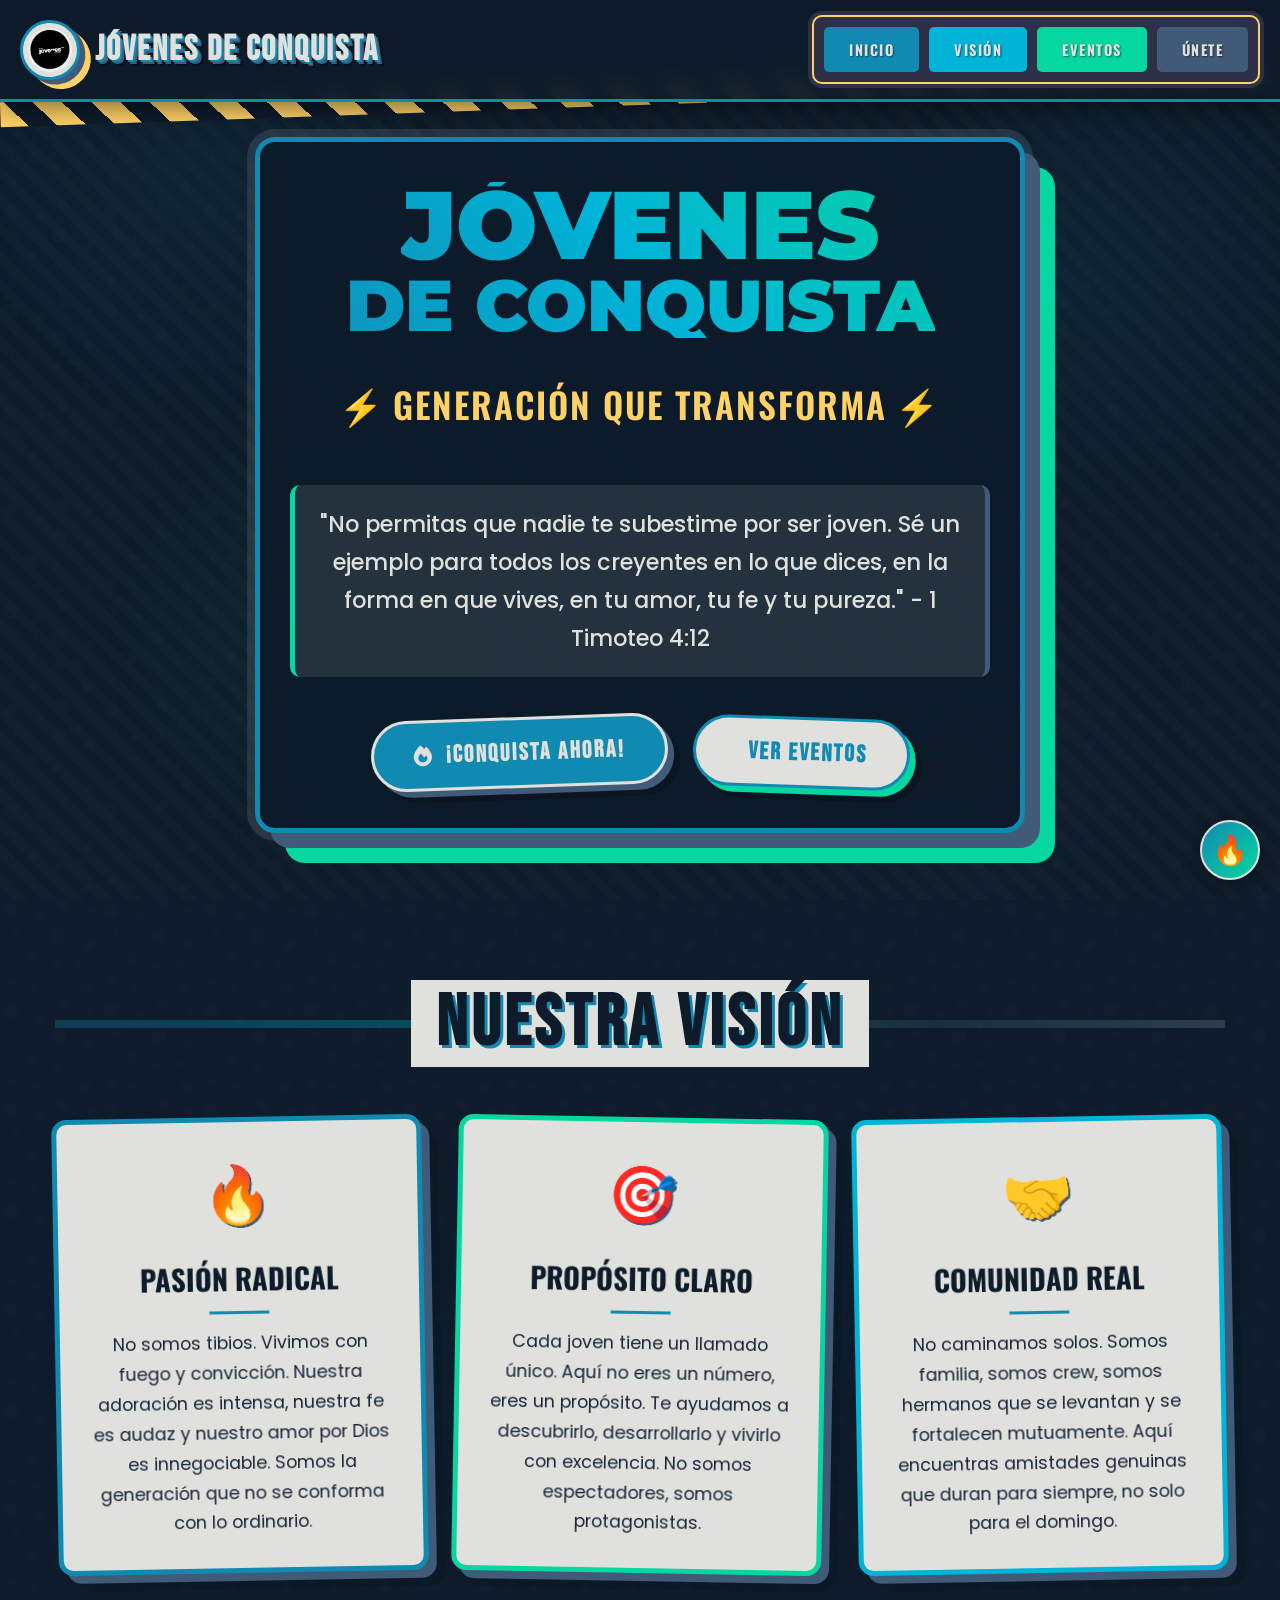
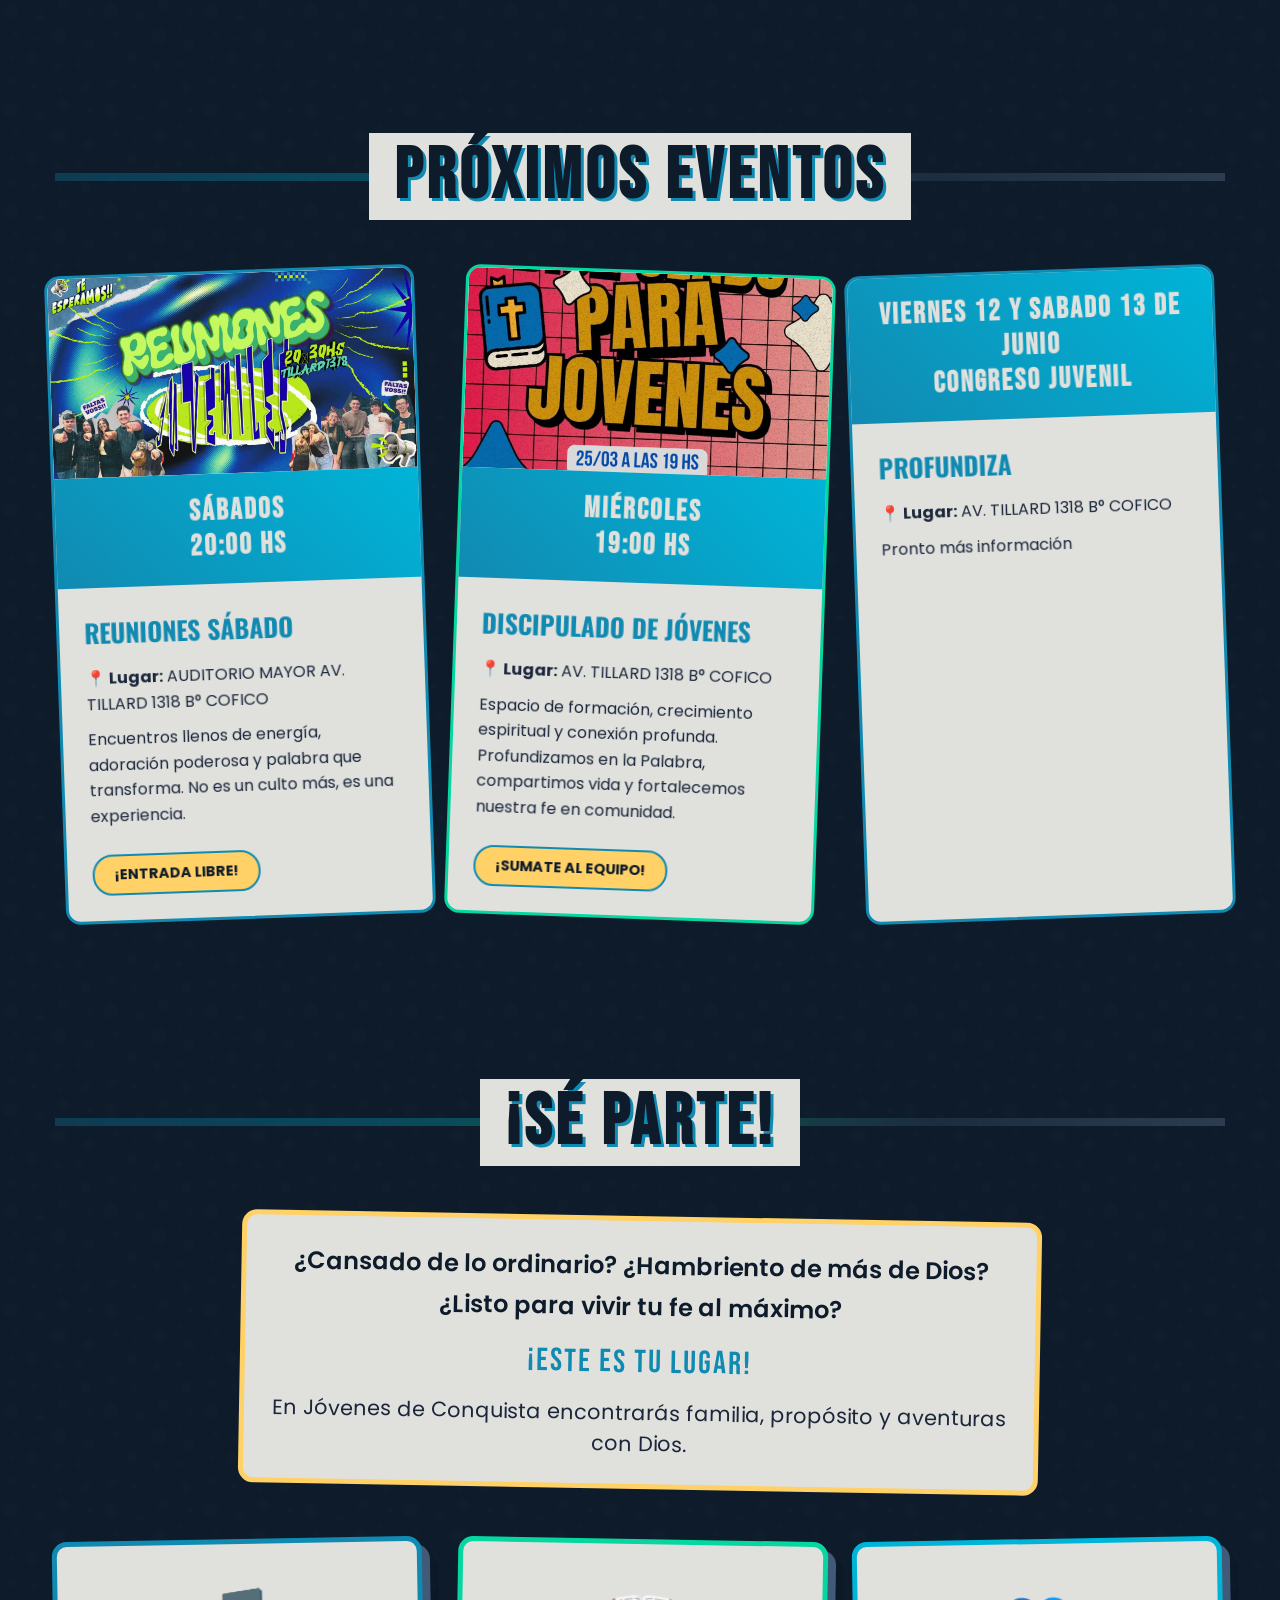
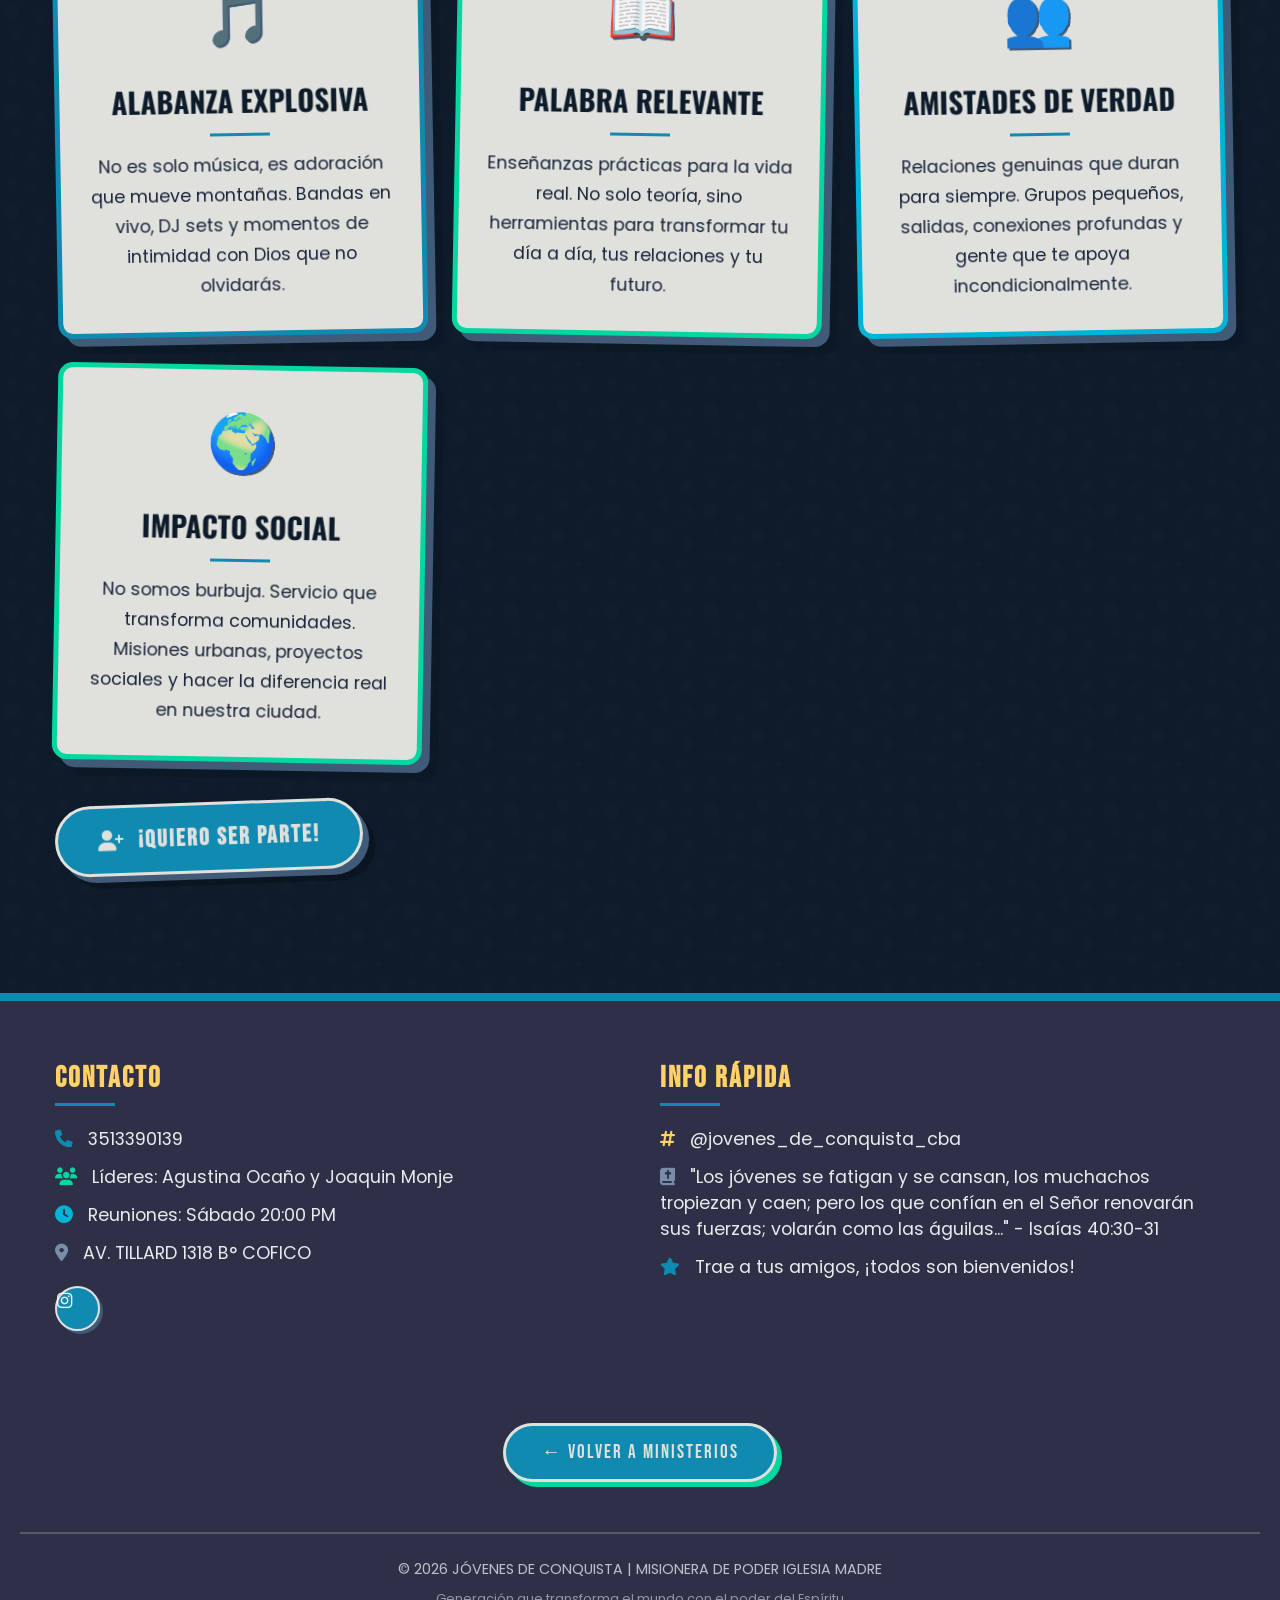
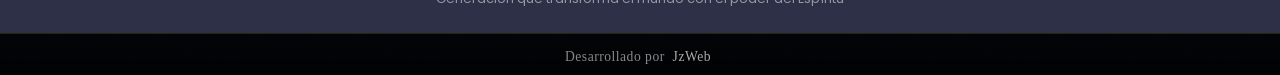
<file: ministerios/ministerio-jovenes.html>
<!DOCTYPE html>
<html lang="es">
<head>
    <meta charset="UTF-8">
    <meta name="viewport" content="width=device-width, initial-scale=1.0">
    <meta name="description" content="Jóvenes de Conquista - Movimiento Urbano Juvenil. Generación que transforma con pasión radical y propósito claro.">
    <title>JÓVENES DE CONQUISTA | Movimiento Urbano</title>
    <link href="https://fonts.googleapis.com/css2?family=Bebas+Neue&family=Montserrat:wght@800;900&family=Oswald:wght@400;600;700&family=Poppins:wght@400;600;700&display=swap" rel="stylesheet">
    <link rel="stylesheet" href="https://cdnjs.cloudflare.com/ajax/libs/font-awesome/6.4.0/css/all.min.css">
    <style>
        /* ============================================
           ESTILO URBANO - PALETA DE AZULES
           ============================================ */
        
        :root {
            /* Paleta urbana de azules */
            --azul-oscuro: #0D1B2A;
            --azul-medio: #1B263B;
            --azul-cielo: #415A77;
            --azul-claro: #778DA9;
            --azul-electrico: #118AB2;
            --azul-neon: #06D6A0;
            --azul-cyan: #00B4D8;
            --azul-grafito: #2D3047;
            --blanco-hueso: #E0E1DD;
            --accent-amarillo: #FFD166;
        }
        
        /* RESET URBANO */
        * {
            margin: 0;
            padding: 0;
            box-sizing: border-box;
        }
        
        body.jovenes-urbano {
            background-color: var(--azul-oscuro);
            color: var(--blanco-hueso);
            font-family: 'Poppins', sans-serif;
            overflow-x: hidden;
            position: relative;
            background-image: 
                url("data:image/svg+xml,%3Csvg width='100' height='100' viewBox='0 0 100 100' xmlns='http://www.w3.org/2000/svg'%3E%3Cpath d='M11 18c3.866 0 7-3.134 7-7s-3.134-7-7-7-7 3.134-7 7 3.134 7 7 7zm48 25c3.866 0 7-3.134 7-7s-3.134-7-7-7-7 3.134-7 7 3.134 7 7 7zm-43-7c1.657 0 3-1.343 3-3s-1.343-3-3-3-3 1.343-3 3 1.343 3 3 3zm63 31c1.657 0 3-1.343 3-3s-1.343-3-3-3-3 1.343-3 3 1.343 3 3 3zM34 90c1.657 0 3-1.343 3-3s-1.343-3-3-3-3 1.343-3 3 1.343 3 3 3zm56-76c1.657 0 3-1.343 3-3s-1.343-3-3-3-3 1.343-3 3 1.343 3 3 3zM12 86c2.21 0 4-1.79 4-4s-1.79-4-4-4-4 1.79-4 4 1.79 4 4 4zm28-65c2.21 0 4-1.79 4-4s-1.79-4-4-4-4 1.79-4 4 1.79 4 4 4zm23-11c2.76 0 5-2.24 5-5s-2.24-5-5-5-5 2.24-5 5 2.24 5 5 5zm-6 60c2.21 0 4-1.79 4-4s-1.79-4-4-4-4 1.79-4 4 1.79 4 4 4zm29 22c2.76 0 5-2.24 5-5s-2.24-5-5-5-5 2.24-5 5 2.24 5 5 5zM32 63c2.76 0 5-2.24 5-5s-2.24-5-5-5-5 2.24-5 5 2.24 5 5 5zm57-13c2.76 0 5-2.24 5-5s-2.24-5-5-5-5 2.24-5 5 2.24 5 5 5zm-9-21c1.105 0 2-.895 2-2s-.895-2-2-2-2 .895-2 2 .895 2 2 2zM60 91c1.105 0 2-.895 2-2s-.895-2-2-2-2 .895-2 2 .895 2 2 2zM35 41c1.105 0 2-.895 2-2s-.895-2-2-2-2 .895-2 2 .895 2 2 2zM12 60c1.105 0 2-.895 2-2s-.895-2-2-2-2 .895-2 2 .895 2 2 2z' fill='%231B263B' fill-opacity='0.15' fill-rule='evenodd'/%3E%3C/svg%3E");
        }
        
        /* ======================
           1. FONDO GRAFFITI AZUL
           ====================== */
        .graffiti-bg {
            position: fixed;
            top: 0;
            left: 0;
            width: 100%;
            height: 100%;
            z-index: -3;
            opacity: 0.4;
            background-image: 
                radial-gradient(circle at 15% 20%, rgba(17, 138, 178, 0.2) 0%, transparent 20%),
                radial-gradient(circle at 85% 30%, rgba(0, 180, 216, 0.15) 0%, transparent 20%),
                radial-gradient(circle at 25% 70%, rgba(6, 214, 160, 0.15) 0%, transparent 20%),
                radial-gradient(circle at 75% 85%, rgba(65, 90, 119, 0.15) 0%, transparent 20%),
                repeating-linear-gradient(
                    45deg,
                    transparent,
                    transparent 10px,
                    rgba(255, 209, 102, 0.05) 10px,
                    rgba(255, 209, 102, 0.05) 20px
                );
        }
        
        /* Stickers flotantes azules */
        .sticker {
            position: fixed;
            width: 80px;
            height: 80px;
            background-size: contain;
            background-repeat: no-repeat;
            z-index: -2;
            opacity: 0.6;
            filter: drop-shadow(2px 2px 4px rgba(0,0,0,0.5));
            animation: floatSticker 20s infinite linear;
        }
        
        @keyframes floatSticker {
            0% { transform: translateY(100vh) rotate(0deg) scale(1); }
            100% { transform: translateY(-100px) rotate(360deg) scale(1); }
        }
        
        /* ======================
           2. HEADER STREET AZUL CON MENÚ HAMBURGUESA
           ====================== */
        .street-header {
            position: fixed;
            top: 0;
            left: 0;
            width: 100%;
            z-index: 1000;
            padding: 15px 0;
            background: rgba(13, 27, 42, 0.95);
            backdrop-filter: blur(10px);
            border-bottom: 3px solid var(--azul-electrico);
            box-shadow: 0 5px 25px rgba(0,0,0,0.5);
            transition: all 0.3s ease;
        }
        
        .header-container {
            max-width: 1400px;
            margin: 0 auto;
            display: flex;
            justify-content: space-between;
            align-items: center;
            padding: 0 20px;
            position: relative;
        }
        
        .logo-sticker {
            display: flex;
            align-items: center;
            gap: 15px;
            z-index: 1001;
        }
        
        .sticker-logo {
            width: 60px;
            height: 60px;
            border-radius: 50%;
            object-fit: contain;
            border: 3px solid var(--azul-electrico);
            background: var(--blanco-hueso);
            padding: 5px;
            transform: rotate(-5deg);
            box-shadow: 
                5px 5px 0 var(--azul-cielo),
                10px 10px 0 var(--accent-amarillo);
            transition: all 0.3s ease;
            position: relative;
            overflow: hidden;
        }
        
        .sticker-logo:hover {
            transform: rotate(0deg) scale(1.1);
            box-shadow: 
                8px 8px 0 var(--azul-neon),
                16px 16px 0 var(--azul-cyan),
                0 0 20px rgba(17, 138, 178, 0.5);
        }
        
        .header-title {
            font-family: 'Bebas Neue', sans-serif;
            font-size: 2.2rem;
            color: var(--blanco-hueso);
            letter-spacing: 2px;
            text-transform: uppercase;
            position: relative;
            text-shadow: 
                2px 2px 0 var(--azul-electrico),
                4px 4px 0 var(--azul-cielo),
                6px 6px 0 rgba(0,0,0,0.3);
        }
        
        /* Menú hamburguesa */
        .hamburger-menu {
            display: none;
            background: var(--azul-electrico);
            border: 3px solid var(--blanco-hueso);
            border-radius: 8px;
            width: 50px;
            height: 50px;
            flex-direction: column;
            justify-content: center;
            align-items: center;
            cursor: pointer;
            z-index: 1001;
            transition: all 0.3s ease;
            position: relative;
            box-shadow: 3px 3px 0 var(--azul-cielo);
        }
        
        .hamburger-menu:hover {
            background: var(--azul-neon);
            transform: rotate(5deg);
        }
        
        .hamburger-line {
            width: 30px;
            height: 3px;
            background: var(--blanco-hueso);
            margin: 4px 0;
            border-radius: 2px;
            transition: all 0.3s ease;
        }
        
        .hamburger-menu.active .hamburger-line:nth-child(1) {
            transform: rotate(45deg) translate(6px, 6px);
        }
        
        .hamburger-menu.active .hamburger-line:nth-child(2) {
            opacity: 0;
        }
        
        .hamburger-menu.active .hamburger-line:nth-child(3) {
            transform: rotate(-45deg) translate(6px, -6px);
        }
        
        /* Menú tipo stencil azul - Versión desktop */
        .street-nav {
            display: flex;
            gap: 10px;
            background: var(--azul-grafito);
            padding: 10px;
            border-radius: 10px;
            border: 2px solid var(--accent-amarillo);
            box-shadow: 0 0 0 4px var(--azul-grafito);
            transition: all 0.3s ease;
        }
        
        /* Menú móvil */
        .mobile-nav {
            position: fixed;
            top: 0;
            right: -100%;
            width: 85%;
            max-width: 400px;
            height: 100vh;
            background: var(--azul-grafito);
            z-index: 1000;
            padding: 100px 30px 30px;
            transition: right 0.4s cubic-bezier(0.68, -0.55, 0.27, 1.55);
            overflow-y: auto;
            border-left: 5px solid var(--azul-electrico);
            box-shadow: -5px 0 30px rgba(0,0,0,0.5);
        }
        
        .mobile-nav.active {
            right: 0;
        }
        
        .mobile-nav-overlay {
            display: none;
            position: fixed;
            top: 0;
            left: 0;
            width: 100%;
            height: 100%;
            background: rgba(0,0,0,0.7);
            z-index: 999;
            backdrop-filter: blur(3px);
        }
        
        .mobile-nav-overlay.active {
            display: block;
        }
        
        .mobile-nav .street-btn {
            display: block;
            width: 100%;
            margin-bottom: 15px;
            padding: 20px;
            font-size: 1.2rem;
            text-align: center;
            border-radius: 10px;
            transform: none !important;
            box-shadow: 5px 5px 0 var(--azul-cielo);
        }
        
        .street-btn {
            padding: 12px 25px;
            background: var(--azul-electrico);
            border: none;
            color: var(--blanco-hueso);
            font-family: 'Oswald', sans-serif;
            font-weight: 700;
            text-transform: uppercase;
            letter-spacing: 1.5px;
            cursor: pointer;
            position: relative;
            overflow: hidden;
            transition: all 0.3s ease;
            font-size: 0.9rem;
            border-radius: 5px;
            text-shadow: 1px 1px 2px rgba(0,0,0,0.5);
            outline: none;
        }
        
        .street-btn:nth-child(2) { background: var(--azul-cyan); }
        .street-btn:nth-child(3) { background: var(--azul-neon); }
        .street-btn:nth-child(4) { background: var(--azul-cielo); }
        
        .street-btn:hover {
            transform: translateY(-3px) rotate(-2deg);
            box-shadow: 
                0 5px 15px rgba(0,0,0,0.4),
                inset 0 0 0 2px var(--blanco-hueso);
        }
        
        /* ======================
           3. HERO SECTION
           ====================== */
        .street-hero {
            min-height: 100vh;
            display: flex;
            align-items: center;
            justify-content: center;
            position: relative;
            padding: 120px 20px 50px;
            overflow: hidden;
        }
        
        .hero-content {
            text-align: center;
            max-width: 1000px;
            position: relative;
            z-index: 2;
            background: rgba(13, 27, 42, 0.9);
            padding: 40px 30px;
            border-radius: 20px;
            border: 5px solid var(--azul-electrico);
            box-shadow: 
                15px 15px 0 var(--azul-cielo),
                30px 30px 0 var(--azul-neon),
                0 0 0 8px rgba(255,255,255,0.1);
            margin: 0 15px;
        }
        
        .main-title-street {
            font-family: 'Montserrat', sans-serif;
            font-weight: 900;
            font-size: clamp(3rem, 8vw, 6rem);
            text-transform: uppercase;
            margin-bottom: 15px;
            position: relative;
            line-height: 0.9;
        }
        
        .title-spray {
            background: linear-gradient(
                45deg,
                var(--azul-electrico) 0%,
                var(--azul-cyan) 25%,
                var(--azul-neon) 50%,
                var(--azul-cielo) 75%,
                var(--azul-claro) 100%
            );
            -webkit-background-clip: text;
            background-clip: text;
            color: transparent;
            background-size: 300% 300%;
            animation: sprayFlow 8s ease infinite;
            position: relative;
            display: inline-block;
        }
        
        @keyframes sprayFlow {
            0%, 100% { background-position: 0% 50%; }
            50% { background-position: 100% 50%; }
        }
        
        .hero-subtitle-street {
            font-family: 'Oswald', sans-serif;
            font-size: clamp(1.5rem, 4vw, 2.2rem);
            margin: 25px 0;
            color: var(--accent-amarillo);
            font-weight: 600;
            letter-spacing: 2px;
            text-transform: uppercase;
            position: relative;
            display: inline-block;
            padding: 0 15px;
        }
        
        .hero-subtitle-street::before,
        .hero-subtitle-street::after {
            content: '⚡';
            color: var(--azul-electrico);
            margin: 0 8px;
            animation: spark 1s infinite alternate;
        }
        
        .hero-tagline-street {
            font-size: clamp(1rem, 3vw, 1.4rem);
            max-width: 700px;
            margin: 30px auto;
            color: var(--blanco-hueso);
            line-height: 1.7;
            background: rgba(255, 255, 255, 0.1);
            padding: 20px;
            border-radius: 10px;
            border-left: 5px solid var(--azul-neon);
            border-right: 5px solid var(--azul-cielo);
            position: relative;
            font-weight: 500;
        }
        
        /* Botones estilo sticker azul */
        .hero-buttons-street {
            display: flex;
            gap: 25px;
            justify-content: center;
            flex-wrap: wrap;
            margin-top: 40px;
        }
        
        .sticker-btn {
            padding: 18px 40px;
            font-family: 'Bebas Neue', sans-serif;
            font-weight: 700;
            font-size: clamp(1.2rem, 3vw, 1.5rem);
            text-transform: uppercase;
            letter-spacing: 2px;
            border: none;
            cursor: pointer;
            position: relative;
            overflow: hidden;
            transition: all 0.4s ease;
            border-radius: 50px;
            min-width: 200px;
            display: flex;
            align-items: center;
            justify-content: center;
            gap: 12px;
            transform: rotate(-2deg);
        }
        
        .sticker-btn-primary {
            background: var(--azul-electrico);
            color: var(--blanco-hueso);
            box-shadow: 
                6px 6px 0 var(--azul-cielo),
                12px 12px 0 rgba(0,0,0,0.2);
            border: 3px solid var(--blanco-hueso);
        }
        
        .sticker-btn-secondary {
            background: var(--blanco-hueso);
            color: var(--azul-electrico);
            box-shadow: 
                6px 6px 0 var(--azul-neon),
                12px 12px 0 rgba(0,0,0,0.2);
            border: 3px solid var(--azul-electrico);
            transform: rotate(2deg);
        }
        
        .sticker-btn:hover {
            transform: rotate(0deg) scale(1.05) translateY(-5px);
        }
        
        .btn-icon-street {
            font-size: 1.3rem;
            animation: bounce 1s infinite alternate;
        }
        
        @keyframes bounce {
            0% { transform: translateY(0); }
            100% { transform: translateY(-5px); }
        }
        
        /* ======================
           4. SECCIONES
           ====================== */
        .poster-section {
            padding: 80px 20px;
            position: relative;
            overflow: hidden;
        }
        
        .section-container {
            max-width: 1200px;
            margin: 0 auto;
            position: relative;
            padding: 0 15px;
        }
        
        .section-title-street {
            font-family: 'Bebas Neue', sans-serif;
            font-size: clamp(2.5rem, 6vw, 4.5rem);
            text-align: center;
            margin-bottom: 50px;
            text-transform: uppercase;
            position: relative;
            color: var(--blanco-hueso);
            letter-spacing: 4px;
        }
        
        .section-title-street::before {
            content: '';
            position: absolute;
            top: 50%;
            left: 0;
            width: 100%;
            height: 8px;
            background: linear-gradient(90deg, 
                var(--azul-electrico), 
                var(--azul-cyan), 
                var(--azul-neon),
                var(--azul-cielo),
                var(--azul-claro));
            z-index: -1;
            transform: translateY(-50%);
            opacity: 0.3;
        }
        
        .section-title-text {
            background: var(--blanco-hueso);
            padding: 0 25px;
            position: relative;
            text-shadow: 3px 3px 0 var(--azul-electrico);
            color: var(--azul-oscuro);
            display: inline-block;
        }
        
        /* Tarjetas estilo sticker */
        .sticker-grid {
            display: grid;
            grid-template-columns: repeat(auto-fit, minmax(min(350px, 100%), 1fr));
            gap: 30px;
        }
        
        .sticker-card {
            background: var(--blanco-hueso);
            border-radius: 15px;
            padding: 30px 25px;
            position: relative;
            overflow: hidden;
            border: 5px solid var(--azul-electrico);
            transition: all 0.4s ease;
            transform: rotate(-1deg);
            box-shadow: 
                8px 8px 0 var(--azul-cielo),
                16px 16px 0 rgba(0,0,0,0.1);
        }
        
        .sticker-card:nth-child(even) {
            transform: rotate(1deg);
            border-color: var(--azul-neon);
        }
        
        .sticker-card:nth-child(3n) {
            border-color: var(--azul-cyan);
        }
        
        .sticker-card:hover {
            transform: rotate(0deg) translateY(-15px);
            box-shadow: 
                12px 12px 0 var(--azul-cielo),
                24px 24px 0 rgba(0,0,0,0.2);
        }
        
        .card-icon-street {
            font-size: 3.5rem;
            margin-bottom: 20px;
            text-align: center;
            color: var(--azul-electrico);
            filter: drop-shadow(2px 2px 0 var(--azul-cielo));
        }
        
        .sticker-card:nth-child(even) .card-icon-street {
            color: var(--azul-neon);
        }
        
        .sticker-card:nth-child(3n) .card-icon-street {
            color: var(--azul-cyan);
        }
        
        .sticker-card h3 {
            font-family: 'Oswald', sans-serif;
            font-size: 1.8rem;
            margin-bottom: 15px;
            color: var(--azul-oscuro);
            text-align: center;
            font-weight: 700;
            position: relative;
            padding-bottom: 15px;
        }
        
        .sticker-card h3::after {
            content: '';
            position: absolute;
            bottom: 0;
            left: 50%;
            transform: translateX(-50%);
            width: 60px;
            height: 3px;
            background: var(--azul-electrico);
        }
        
        .sticker-card p {
            color: var(--azul-medio);
            line-height: 1.7;
            text-align: center;
            font-size: 1.1rem;
        }
        
        /* ======================
           5. EVENTOS
           ====================== */
        .festival-grid {
            display: grid;
            grid-template-columns: repeat(auto-fit, minmax(min(350px, 100%), 1fr));
            gap: 30px;
        }
        
        .festival-card {
            background: var(--blanco-hueso);
            border-radius: 15px;
            overflow: hidden;
            border: 3px solid var(--azul-electrico);
            transition: all 0.4s ease;
            position: relative;
            transform: rotate(-2deg);
        }
        
        .festival-card:nth-child(even) {
            transform: rotate(2deg);
            border-color: var(--azul-neon);
        }
        
        .festival-card:hover {
            transform: rotate(0deg) translateY(-10px);
            box-shadow: 
                12px 12px 0 var(--accent-amarillo),
                24px 24px 0 rgba(0,0,0,0.2);
        }
        
        .festival-date {
            background: linear-gradient(45deg, var(--azul-electrico), var(--azul-cyan));
            padding: 20px;
            text-align: center;
            font-family: 'Bebas Neue', sans-serif;
            font-weight: 700;
            font-size: 1.8rem;
            color: var(--blanco-hueso);
            letter-spacing: 2px;
            position: relative;
            overflow: hidden;
        }
        
        .festival-content {
            padding: 25px;
        }
        
        .festival-content h4 {
            font-family: 'Oswald', sans-serif;
            font-size: 1.6rem;
            margin-bottom: 15px;
            color: var(--azul-electrico);
            font-weight: 700;
        }
        
        .festival-content p {
            color: var(--azul-medio);
            margin-bottom: 10px;
            line-height: 1.6;
            font-size: 1rem;
        }
        
        .festival-tag {
            display: inline-block;
            background: var(--accent-amarillo);
            color: var(--azul-oscuro);
            padding: 8px 20px;
            border-radius: 20px;
            font-size: 0.9rem;
            margin-top: 15px;
            font-weight: 700;
            border: 2px solid var(--azul-electrico);
        }
        
        /* ======================
           6. FOOTER
           ====================== */
        .mural-footer {
            background: var(--azul-grafito);
            padding: 60px 20px 25px;
            border-top: 8px solid var(--azul-electrico);
            position: relative;
            overflow: hidden;
        }
        
        .footer-content-street {
            max-width: 1200px;
            margin: 0 auto;
            position: relative;
            z-index: 2;
            display: grid;
            grid-template-columns: repeat(auto-fit, minmax(min(250px, 100%), 1fr));
            gap: 40px;
            padding: 0 15px;
        }
        
        .footer-column-street h4 {
            font-family: 'Bebas Neue', sans-serif;
            font-size: 1.8rem;
            margin-bottom: 20px;
            color: var(--accent-amarillo);
            letter-spacing: 2px;
            position: relative;
            padding-bottom: 10px;
        }
        
        .footer-column-street h4::after {
            content: '';
            position: absolute;
            bottom: 0;
            left: 0;
            width: 60px;
            height: 3px;
            background: var(--azul-electrico);
        }
        
        .footer-column-street p, .footer-column-street a {
            color: rgba(255, 255, 255, 0.9);
            margin-bottom: 12px;
            display: block;
            text-decoration: none;
            transition: all 0.3s ease;
            font-size: 1.1rem;
        }
        
        .footer-column-street a:hover {
            color: var(--accent-amarillo);
            transform: translateX(5px);
        }
        
        .social-icons-street {
            display: flex;
            gap: 15px;
            margin-top: 20px;
            flex-wrap: wrap;
        }
        
        .social-icon-street {
            width: 45px;
            height: 45px;
            border-radius: 50%;
            background: var(--azul-electrico);
            display: flex;
            align-items: center;
            justify-content: center;
            color: var(--blanco-hueso);
            font-size: 1.2rem;
            transition: all 0.3s ease;
            border: 2px solid var(--blanco-hueso);
            box-shadow: 3px 3px 0 var(--azul-cielo);
            text-decoration: none;
        }
        
        .social-icon-street:hover {
            transform: translateY(-5px) rotate(10deg);
            box-shadow: 5px 5px 0 var(--accent-amarillo);
        }
        
        .back-home-street {
            display: inline-block;
            margin-top: 40px;
            padding: 15px 35px;
            background: var(--azul-electrico);
            color: var(--blanco-hueso);
            text-decoration: none;
            border-radius: 50px;
            font-family: 'Bebas Neue', sans-serif;
            font-size: 1.2rem;
            letter-spacing: 2px;
            transition: all 0.3s ease;
            border: 3px solid var(--blanco-hueso);
            box-shadow: 5px 5px 0 var(--azul-neon);
        }
        
        .back-home-street:hover {
            transform: translateY(-3px) rotate(-2deg);
            background: var(--azul-cyan);
        }
        
        .copyright-street {
            text-align: center;
            margin-top: 50px;
            padding-top: 25px;
            border-top: 2px solid rgba(255, 255, 255, 0.2);
            color: rgba(255, 255, 255, 0.7);
            font-size: 0.9rem;
            position: relative;
            z-index: 2;
        }
        
        /* ======================
           7. ELEMENTOS DECORATIVOS
           ====================== */
        .warning-tape {
            position: absolute;
            width: 100%;
            height: 25px;
            background: repeating-linear-gradient(
                45deg,
                var(--accent-amarillo),
                var(--accent-amarillo) 20px,
                var(--azul-oscuro) 20px,
                var(--azul-oscuro) 40px
            );
            transform: rotate(-2deg);
            z-index: 1;
        }
        
        /* ======================
           8. RESPONSIVE
           ====================== */
        @media (max-width: 1200px) {
            .hero-content {
                margin: 0 30px;
            }
        }
        
        @media (max-width: 1024px) {
            .main-title-street { 
                font-size: clamp(2.8rem, 7vw, 4.5rem); 
            }
            
            .hero-content {
                padding: 35px 25px;
            }
        }
        
        @media (max-width: 992px) {
            /* Mostrar menú hamburguesa */
            .hamburger-menu {
                display: flex;
            }
            
            /* Ocultar menú desktop */
            .street-nav {
                display: none;
            }
            
            .header-title {
                font-size: 1.8rem;
            }
            
            .sticker-logo {
                width: 55px;
                height: 55px;
            }
            
            .poster-section {
                padding: 70px 15px;
            }
            
            .section-container {
                padding: 0 10px;
            }
        }
        
        @media (max-width: 768px) {
            .hero-content {
                padding: 30px 20px;
                box-shadow: 
                    10px 10px 0 var(--azul-cielo),
                    20px 20px 0 var(--azul-neon);
                margin: 0 15px;
            }
            
            .main-title-street { 
                font-size: clamp(2.5rem, 6vw, 3.5rem); 
            }
            
            .hero-subtitle-street { 
                font-size: clamp(1.3rem, 4vw, 1.8rem);
                letter-spacing: 1.5px;
            }
            
            .hero-tagline-street {
                padding: 18px;
                margin: 25px auto;
            }
            
            .sticker-btn {
                padding: 16px 35px;
                min-width: 180px;
                font-size: 1.3rem;
            }
            
            .hero-buttons-street { 
                flex-direction: column;
                align-items: center;
                gap: 20px;
            }
            
            .section-title-street { 
                font-size: clamp(2rem, 5vw, 3rem);
                margin-bottom: 40px;
            }
            
            .sticker-grid, .festival-grid { 
                grid-template-columns: 1fr;
                gap: 25px;
            }
            
            .sticker-card, .festival-card {
                padding: 25px 20px;
            }
            
            .festival-date {
                padding: 18px;
                font-size: 1.6rem;
            }
            
            .festival-content {
                padding: 20px;
            }
            
            .footer-content-street {
                gap: 30px;
            }
            
            .mural-footer {
                padding: 50px 15px 20px;
            }
            
            .warning-tape {
                height: 20px;
            }
        }
        
        @media (max-width: 576px) {
            .header-title {
                font-size: 1.5rem;
                letter-spacing: 1px;
            }
            
            .sticker-logo {
                width: 50px;
                height: 50px;
            }
            
            .hero-content {
                padding: 25px 18px;
                border-width: 4px;
                margin: 0 10px;
            }
            
            .main-title-street { 
                font-size: clamp(2rem, 5vw, 2.5rem);
                margin-bottom: 10px;
            }
            
            .hero-subtitle-street { 
                font-size: clamp(1.1rem, 3.5vw, 1.4rem);
                padding: 0 10px;
            }
            
            .hero-subtitle-street::before,
            .hero-subtitle-street::after {
                margin: 0 5px;
            }
            
            .hero-tagline-street {
                padding: 15px;
                font-size: 1rem;
                line-height: 1.6;
            }
            
            .sticker-btn {
                padding: 14px 30px;
                min-width: 160px;
                font-size: 1.1rem;
            }
            
            .btn-icon-street {
                font-size: 1.1rem;
            }
            
            .section-title-street { 
                font-size: clamp(1.8rem, 4vw, 2.2rem);
                letter-spacing: 2px;
            }
            
            .section-title-text {
                padding: 0 15px;
            }
            
            .sticker-card h3 {
                font-size: 1.6rem;
            }
            
            .sticker-card p, .festival-content p {
                font-size: 1rem;
            }
            
            .card-icon-street {
                font-size: 3rem;
            }
            
            .hamburger-menu {
                width: 45px;
                height: 45px;
            }
            
            .hamburger-line {
                width: 25px;
                height: 2.5px;
            }
            
            .mobile-nav {
                width: 90%;
                padding: 90px 25px 25px;
            }
            
            .mobile-nav .street-btn {
                padding: 18px;
                font-size: 1.1rem;
            }
            
            .footer-column-street h4 {
                font-size: 1.6rem;
            }
            
            .footer-column-street p, .footer-column-street a {
                font-size: 1rem;
            }
            
            .social-icon-street {
                width: 40px;
                height: 40px;
                font-size: 1.1rem;
            }
            
            .back-home-street {
                padding: 12px 30px;
                font-size: 1.1rem;
            }
        }
        
        @media (max-width: 400px) {
            .header-container {
                padding: 0 15px;
            }
            
            .logo-sticker {
                gap: 10px;
            }
            
            .header-title {
                font-size: 1.3rem;
            }
            
            .sticker-logo {
                width: 45px;
                height: 45px;
            }
            
            .hero-content {
                padding: 20px 15px;
                margin: 0 5px;
            }
            
            .sticker-btn {
                min-width: 140px;
                padding: 12px 25px;
            }
            
            .mobile-nav .street-btn {
                padding: 16px;
                font-size: 1rem;
            }
        }
        
        /* Orientación landscape en móviles */
        @media (max-height: 600px) and (orientation: landscape) {
            .street-hero {
                min-height: auto;
                padding: 100px 20px 40px;
            }
            
            .hero-content {
                padding: 25px;
            }
            
            .mobile-nav {
                padding-top: 80px;
            }
            
            .mobile-nav .street-btn {
                padding: 12px;
                margin-bottom: 10px;
                font-size: 0.9rem;
            }
        }

        /* ================== CRÉDITO DEL DESARROLLADOR ================== */
        .developer-credit {
            text-align: center;
            padding: 15px 0 10px;
            background: linear-gradient(to top, rgba(0,0,0,0.95), rgba(0,0,0,0.8));
            border-top: 1px solid rgba(212, 175, 55, 0.2);
            font-size: 0.85rem;
            letter-spacing: 0.5px;
            position: relative;
            z-index: 10;
        }

        .developer-credit p {
            margin: 0;
            color: #888;
            font-family: 'Playfair Display', serif;
            transition: color 0.3s ease;
        }

        .developer-credit a {
            color: #aaa;
            text-decoration: none;
            font-weight: 500;
            position: relative;
            transition: all 0.3s ease;
            padding: 2px 4px;
        }

        .developer-credit a::before {
            content: '';
            position: absolute;
            bottom: -2px;
            left: 0;
            width: 0;
            height: 1px;
            background: linear-gradient(90deg, var(--gold), var(--gold-light));
            transition: width 0.3s ease;
        }

        .developer-credit a:hover {
            color: var(--gold-light);
            text-shadow: 0 0 8px rgba(212, 175, 55, 0.3);
        }

        .developer-credit a:hover::before {
            width: 100%;
        }

        /* Animación sutil al cargar */
        @keyframes creditFadeIn {
            from {
                opacity: 0;
                transform: translateY(10px);
            }
            to {
                opacity: 1;
                transform: translateY(0);
            }
        }

        .developer-credit {
            animation: creditFadeIn 0.8s ease 0.5s both;
        }

        /* Responsive */
        @media (max-width: 768px) {
            .developer-credit {
                padding: 12px 0 8px;
                font-size: 0.75rem;
            }
        }

                /* ================== ESTILOS PARA IMÁGENES DE EVENTOS ================== */
        .festival-image {
            width: 100%;
            height: 200px;
            overflow: hidden;
            position: relative;
        }
        
        .event-img {
            width: 100%;
            height: 100%;
            object-fit: cover;
            transition: transform 0.5s ease;
        }
        
        .festival-card:hover .event-img {
            transform: scale(1.05);
        }
        
        .festival-date {
            background: linear-gradient(45deg, var(--azul-electrico), var(--azul-cyan));
            padding: 20px;
            text-align: center;
            font-family: 'Bebas Neue', sans-serif;
            font-weight: 700;
            font-size: 1.8rem;
            color: var(--blanco-hueso);
            letter-spacing: 2px;
            position: relative;
            overflow: hidden;
        }
        
        /* Responsive para imágenes */
        @media (max-width: 768px) {
            .festival-image {
                height: 180px;
            }
        }
        
        @media (max-width: 576px) {
            .festival-image {
                height: 160px;
            }
        }
    </style>
</head>
<body class="jovenes-urbano">
    <!-- Fondo graffiti -->
    <div class="graffiti-bg"></div>
      
    <!-- Cinta de advertencia decorativa -->
    <div class="warning-tape" style="top: 80px;"></div>
    
    <!-- Header con menú hamburguesa -->
    <header class="street-header">
        <div class="header-container">
            <div class="logo-sticker">
                <img src="../jovenes.png" alt="Jóvenes de Conquista - Ministerio Juvenil Urbano" class="sticker-logo">
                <h1 class="header-title">JÓVENES DE CONQUISTA</h1>
            </div>
            
            <!-- Menú hamburguesa -->
            <div class="hamburger-menu" id="hamburgerMenu" aria-label="Abrir menú">
                <div class="hamburger-line"></div>
                <div class="hamburger-line"></div>
                <div class="hamburger-line"></div>
            </div>
            
            <!-- Menú desktop -->
            <nav class="street-nav" aria-label="Menú principal desktop">
                <button class="street-btn" data-scroll="hero" aria-label="Ir a Inicio">INICIO</button>
                <button class="street-btn" data-scroll="vision" aria-label="Ir a Visión">VISIÓN</button>
                <button class="street-btn" data-scroll="eventos" aria-label="Ir a Eventos">EVENTOS</button>
                <button class="street-btn" data-scroll="unete" aria-label="Ir a Únete">ÚNETE</button>
            </nav>
        </div>
        
        <!-- Menú móvil -->
        <div class="mobile-nav-overlay" id="mobileNavOverlay"></div>
        <nav class="mobile-nav" id="mobileNav" aria-label="Menú principal móvil">
            <button class="street-btn" data-scroll="hero" aria-label="Ir a Inicio">INICIO</button>
            <button class="street-btn" data-scroll="vision" aria-label="Ir a Visión">VISIÓN</button>
            <button class="street-btn" data-scroll="eventos" aria-label="Ir a Eventos">EVENTOS</button>
            <button class="street-btn" data-scroll="unete" aria-label="Ir a Únete">ÚNETE</button>
        </nav>
    </header>
    
    <!-- Hero Section -->
    <section class="street-hero" id="hero" aria-label="Sección principal">
        <div class="hero-content">
            <h1 class="main-title-street">
                <span class="title-spray">JÓVENES</span>
            </h1>
            <h1 class="main-title-street" style="font-size: clamp(2.5rem, 6vw, 4.5rem); margin-top: -10px;">
                <span class="title-spray">DE CONQUISTA</span>
            </h1>
            
            <h2 class="hero-subtitle-street">GENERACIÓN QUE TRANSFORMA</h2>
            
            <p class="hero-tagline-street">
                "No permitas que nadie te subestime por ser joven. Sé un ejemplo para todos los creyentes en lo que dices, en la forma en que vives, en tu amor, tu fe y tu pureza." - 1 Timoteo 4:12
            </p>
            
            <div class="hero-buttons-street">
                <button class="sticker-btn sticker-btn-primary" data-scroll="vision" aria-label="Conquista ahora - Ir a visión">
                    <i class="fas fa-fire btn-icon-street"></i>
                    ¡CONQUISTA AHORA!
                </button>
                <button class="sticker-btn sticker-btn-secondary" data-scroll="eventos" aria-label="Ver eventos">
                    <i class="fas fa-calendar-star btn-icon-street"></i>
                    VER EVENTOS
                </button>
            </div>
        </div>
    </section>
    
    <!-- Sección Visión -->
    <section class="poster-section" id="vision" aria-label="Nuestra visión">
        <div class="section-container">
            <h2 class="section-title-street">
                <span class="section-title-text">NUESTRA VISIÓN</span>
            </h2>
            
            <div class="sticker-grid">
                <div class="sticker-card">
                    <div class="card-icon-street">🔥</div>
                    <h3>PASIÓN RADICAL</h3>
                    <p>No somos tibios. Vivimos con fuego y convicción. Nuestra adoración es intensa, nuestra fe es audaz y nuestro amor por Dios es innegociable. Somos la generación que no se conforma con lo ordinario.</p>
                </div>
                
                <div class="sticker-card">
                    <div class="card-icon-street">🎯</div>
                    <h3>PROPÓSITO CLARO</h3>
                    <p>Cada joven tiene un llamado único. Aquí no eres un número, eres un propósito. Te ayudamos a descubrirlo, desarrollarlo y vivirlo con excelencia. No somos espectadores, somos protagonistas.</p>
                </div>
                
                <div class="sticker-card">
                    <div class="card-icon-street">🤝</div>
                    <h3>COMUNIDAD REAL</h3>
                    <p>No caminamos solos. Somos familia, somos crew, somos hermanos que se levantan y se fortalecen mutuamente. Aquí encuentras amistades genuinas que duran para siempre, no solo para el domingo.</p>
                </div>
            </div>
        </div>
    </section>
    
    <!-- Sección Eventos -->
    <section class="poster-section" id="eventos" aria-label="Próximos eventos">
        <div class="section-container">
            <h2 class="section-title-street">
                <span class="section-title-text">PRÓXIMOS EVENTOS</span>
            </h2>
            
            <div class="festival-grid">
                <!-- Evento 1: Reuniones Sábado -->
                <div class="festival-card">
                    <div class="festival-image">
                        <img src="reuniones.jpeg" alt="Reunión de Jóvenes de Conquista" class="event-img">
                    </div>
                    <div class="festival-date">
                        <div>SÁBADOS</div>
                        <div>20:00 HS</div>
                    </div>
                    <div class="festival-content">
                        <h4>REUNIONES SÁBADO</h4>
                        <p><strong>📍 Lugar:</strong> AUDITORIO MAYOR AV. TILLARD 1318 B° COFICO</p>
                        <p>Encuentros llenos de energía, adoración poderosa y palabra que transforma. No es un culto más, es una experiencia.</p>
                        <span class="festival-tag">¡ENTRADA LIBRE!</span>
                    </div>
                </div>
                
                <!-- Evento 2: Discipulado de Jóvenes -->
                <div class="festival-card">
                    <div class="festival-image">
                        <img src="discipulado.jpeg" alt="Discipulado de Jóvenes" class="event-img">
                    </div>
                    <div class="festival-date">
                        <div>MIÉRCOLES</div>
                        <div>19:00 HS</div>
                    </div>
                    <div class="festival-content">
                        <h4>DISCIPULADO DE JÓVENES</h4>
                        <p><strong>📍 Lugar:</strong> AV. TILLARD 1318 B° COFICO</p>
                        <p>Espacio de formación, crecimiento espiritual y conexión profunda. Profundizamos en la Palabra, compartimos vida y fortalecemos nuestra fe en comunidad.</p>
                        <span class="festival-tag">¡SUMATE AL EQUIPO!</span>
                    </div>
                </div>

                <!-- Evento 3: Evento Congreso -->
                <div class="festival-card">
                    <div class="festival-date">
                        <div>VIERNES 12 Y SABADO 13 DE JUNIO</div>
                        <div>CONGRESO JUVENIL</div>
                    </div>
                    <div class="festival-content">
                        <h4>PROFUNDIZA</h4>
                        <p><strong>📍 Lugar:</strong> AV. TILLARD 1318 B° COFICO</p>
                        <p>Pronto más información</p>
                    </div>
                </div>
            </div>
        </div>
    </section>
    
    <!-- Sección Únete -->
    <section class="poster-section" id="unete" aria-label="Únete a nosotros">
        <div class="section-container">
            <h2 class="section-title-street">
                <span class="section-title-text">¡SÉ PARTE!</span>
            </h2>
            
            <div style="text-align: center; margin-bottom: 50px;">
                <div style="max-width: 800px; margin: 0 auto 30px; padding: 25px; background: var(--blanco-hueso); border-radius: 15px; border: 5px solid var(--accent-amarillo); transform: rotate(1deg);">
                    <p style="font-size: clamp(1.2rem, 3vw, 1.5rem); line-height: 1.7; color: var(--azul-oscuro); font-weight: 600;">
                        ¿Cansado de lo ordinario? ¿Hambriento de más de Dios? ¿Listo para vivir tu fe al máximo?
                    </p>
                    <p style="font-size: clamp(1.5rem, 4vw, 2rem); color: var(--azul-electrico); margin-top: 15px; font-family: 'Bebas Neue', sans-serif; letter-spacing: 2px;">
                        ¡ESTE ES TU LUGAR!
                    </p>
                    <p style="font-size: clamp(1.1rem, 2.5vw, 1.3rem); color: var(--azul-medio); margin-top: 15px;">
                        En Jóvenes de Conquista encontrarás familia, propósito y aventuras con Dios.
                    </p>
                </div>
            </div>
            
            <div class="sticker-grid">
                <div class="sticker-card">
                    <div class="card-icon-street">🎵</div>
                    <h3>ALABANZA EXPLOSIVA</h3>
                    <p>No es solo música, es adoración que mueve montañas. Bandas en vivo, DJ sets y momentos de intimidad con Dios que no olvidarás.</p>
                </div>
                
                <div class="sticker-card">
                    <div class="card-icon-street">📖</div>
                    <h3>PALABRA RELEVANTE</h3>
                    <p>Enseñanzas prácticas para la vida real. No solo teoría, sino herramientas para transformar tu día a día, tus relaciones y tu futuro.</p>
                </div>
                
                <div class="sticker-card">
                    <div class="card-icon-street">👥</div>
                    <h3>AMISTADES DE VERDAD</h3>
                    <p>Relaciones genuinas que duran para siempre. Grupos pequeños, salidas, conexiones profundas y gente que te apoya incondicionalmente.</p>
                </div>
                
                <div class="sticker-card">
                    <div class="card-icon-street">🌍</div>
                    <h3>IMPACTO SOCIAL</h3>
                    <p>No somos burbuja. Servicio que transforma comunidades. Misiones urbanas, proyectos sociales y hacer la diferencia real en nuestra ciudad.</p>
                </div>
            </div>

            <div style="margin: 40px 0; text-align: center;">
                <button class="sticker-btn sticker-btn-primary" id="quiero-ser-parte-btn">
                    <i class="fas fa-user-plus btn-icon-street"></i>
                        ¡QUIERO SER PARTE!
                </button>
            </div>

        </div>
    </section>
    
    <!-- Footer -->
    <footer class="mural-footer">
        <div class="footer-content-street">
            <div class="footer-column-street">
                <h4>CONTACTO</h4>
                <p><i class="fas fa-phone" style="color: var(--azul-electrico); margin-right: 10px;"></i> 3513390139</p>
                <p><i class="fas fa-users" style="color: var(--azul-neon); margin-right: 10px;"></i> Líderes: Agustina Ocaño y Joaquin Monje</p>
                <p><i class="fas fa-clock" style="color: var(--azul-cyan); margin-right: 10px;"></i> Reuniones: Sábado 20:00 PM</p>
                <p><i class="fas fa-map-marker-alt" style="color: var(--azul-claro); margin-right: 10px;"></i> AV. TILLARD 1318 B° COFICO</p>
                
                <div class="social-icons-street">
                    <a href="https://www.instagram.com/jovenes_de_conquista_cba/" class="social-icon-street" aria-label="Instagram de Jóvenes de Conquista"><i class="fab fa-instagram"></i></a>
                </div>
            </div>
            
            <div class="footer-column-street">
                <h4>INFO RÁPIDA</h4>
                <p><i class="fas fa-hashtag" style="color: var(--accent-amarillo); margin-right: 10px;"></i> @jovenes_de_conquista_cba</p>
                <p><i class="fas fa-bible" style="color: var(--azul-claro); margin-right: 10px;"></i> "Los jóvenes se fatigan y se cansan, los muchachos tropiezan y caen; pero los que confían en el Señor renovarán sus fuerzas; volarán como las águilas..." - Isaías 40:30-31</p>
                <p><i class="fas fa-star" style="color: var(--azul-electrico); margin-right: 10px;"></i> Trae a tus amigos, ¡todos son bienvenidos!</p>
            </div>
        </div>
        
        <div style="text-align: center; margin-top: 40px;">
            <a href="../index.html#ministerios" class="back-home-street">← VOLVER A MINISTERIOS</a>
        </div>
        
        <div class="copyright-street">
            <p>© 2026 JÓVENES DE CONQUISTA | MISIONERA DE PODER IGLESIA MADRE</p>
            <p style="margin-top: 10px; font-size: 0.8rem; color: rgba(255,255,255,0.5);">Generación que transforma el mundo con el poder del Espíritu</p>
        </div>
    </footer>

    <!-- Crédito del desarrollador -->
    <div class="developer-credit">
        <p>Desarrollado por <a href="https://jzweb-digital.netlify.app/" target="_blank" rel="noopener noreferrer">JzWeb</a></p>
    </div>

    <script>
        // JavaScript para efectos interactivos
        document.addEventListener('DOMContentLoaded', function() {
            // Variables del menú hamburguesa
            const hamburgerMenu = document.getElementById('hamburgerMenu');
            const mobileNav = document.getElementById('mobileNav');
            const mobileNavOverlay = document.getElementById('mobileNavOverlay');
            const mobileNavButtons = mobileNav.querySelectorAll('.street-btn');
            
            // Función para abrir/cerrar menú móvil
            function toggleMobileMenu() {
                hamburgerMenu.classList.toggle('active');
                mobileNav.classList.toggle('active');
                mobileNavOverlay.classList.toggle('active');
                document.body.style.overflow = hamburgerMenu.classList.contains('active') ? 'hidden' : '';
            }
            
            // Abrir/cerrar menú hamburguesa
            hamburgerMenu.addEventListener('click', toggleMobileMenu);
            mobileNavOverlay.addEventListener('click', toggleMobileMenu);
            
            // Cerrar menú al hacer clic en un botón
            mobileNavButtons.forEach(button => {
                button.addEventListener('click', function() {
                    toggleMobileMenu();
                    
                    // Scroll suave
                    const targetId = this.getAttribute('data-scroll');
                    const targetElement = document.getElementById(targetId);
                    
                    if (targetElement) {
                        setTimeout(() => {
                            window.scrollTo({
                                top: targetElement.offsetTop - 80,
                                behavior: 'smooth'
                            });
                        }, 300); // Esperar a que se cierre el menú
                    }
                });
            });
            
            // Scroll suave para botones desktop
            document.querySelectorAll('.street-nav [data-scroll]').forEach(button => {
                button.addEventListener('click', function() {
                    const targetId = this.getAttribute('data-scroll');
                    const targetElement = document.getElementById(targetId);
                    
                    if (targetElement) {
                        window.scrollTo({
                            top: targetElement.offsetTop - 80,
                            behavior: 'smooth'
                        });
                    }
                });
            });
            
            // Scroll suave para botones hero
            document.querySelectorAll('.hero-buttons-street [data-scroll]').forEach(button => {
                button.addEventListener('click', function() {
                    const targetId = this.getAttribute('data-scroll');
                    const targetElement = document.getElementById(targetId);
                    
                    if (targetElement) {
                        window.scrollTo({
                            top: targetElement.offsetTop - 80,
                            behavior: 'smooth'
                        });
                    }
                });
            });
            
            // Botón de unirse en sección Únete
            const quieroSerParteBtn = document.getElementById('quiero-ser-parte-btn');
            if (quieroSerParteBtn) {
                quieroSerParteBtn.addEventListener('click', function() {
                    const originalHTML = this.innerHTML;
                    this.innerHTML = '<i class="fas fa-check btn-icon-street"></i> ¡LISTO!';
                    this.style.background = 'var(--azul-neon)';
                    
                    setTimeout(() => {
                        alert('¡Bienvenido/a a Jóvenes de Conquista! Te contactaremos pronto.');
                        this.innerHTML = originalHTML;
                        this.style.background = '';
                    }, 1500);
                });
            }
            
            // Efecto header al hacer scroll
            window.addEventListener('scroll', function() {
                const header = document.querySelector('.street-header');
                if (header && window.scrollY > 100) {
                    header.style.background = 'rgba(13, 27, 42, 0.98)';
                } else if (header) {
                    header.style.background = 'rgba(13, 27, 42, 0.95)';
                }
            });
            
            // Ajustar tamaños en móvil
            function adjustForMobile() {
                const isMobile = window.innerWidth <= 992;
                const headerTitle = document.querySelector('.header-title');
                
                if (isMobile && headerTitle) {
                    // Asegurar que el título no sea demasiado largo
                    if (window.innerWidth <= 400) {
                        headerTitle.textContent = 'JÓVENES DE CONQUISTA';
                    }
                }
            }
            
            // Ejecutar ajuste inicial y en resize
            adjustForMobile();
            window.addEventListener('resize', adjustForMobile);
            
            // Prevenir zoom en input en iOS
            document.addEventListener('touchstart', function(e) {
                if (e.target.tagName === 'INPUT' || e.target.tagName === 'TEXTAREA') {
                    e.target.style.fontSize = '16px';
                }
            });
        });
    </script>

    <script src="jovenes-chatbot.js"></script>

</body>
</html>
</file>
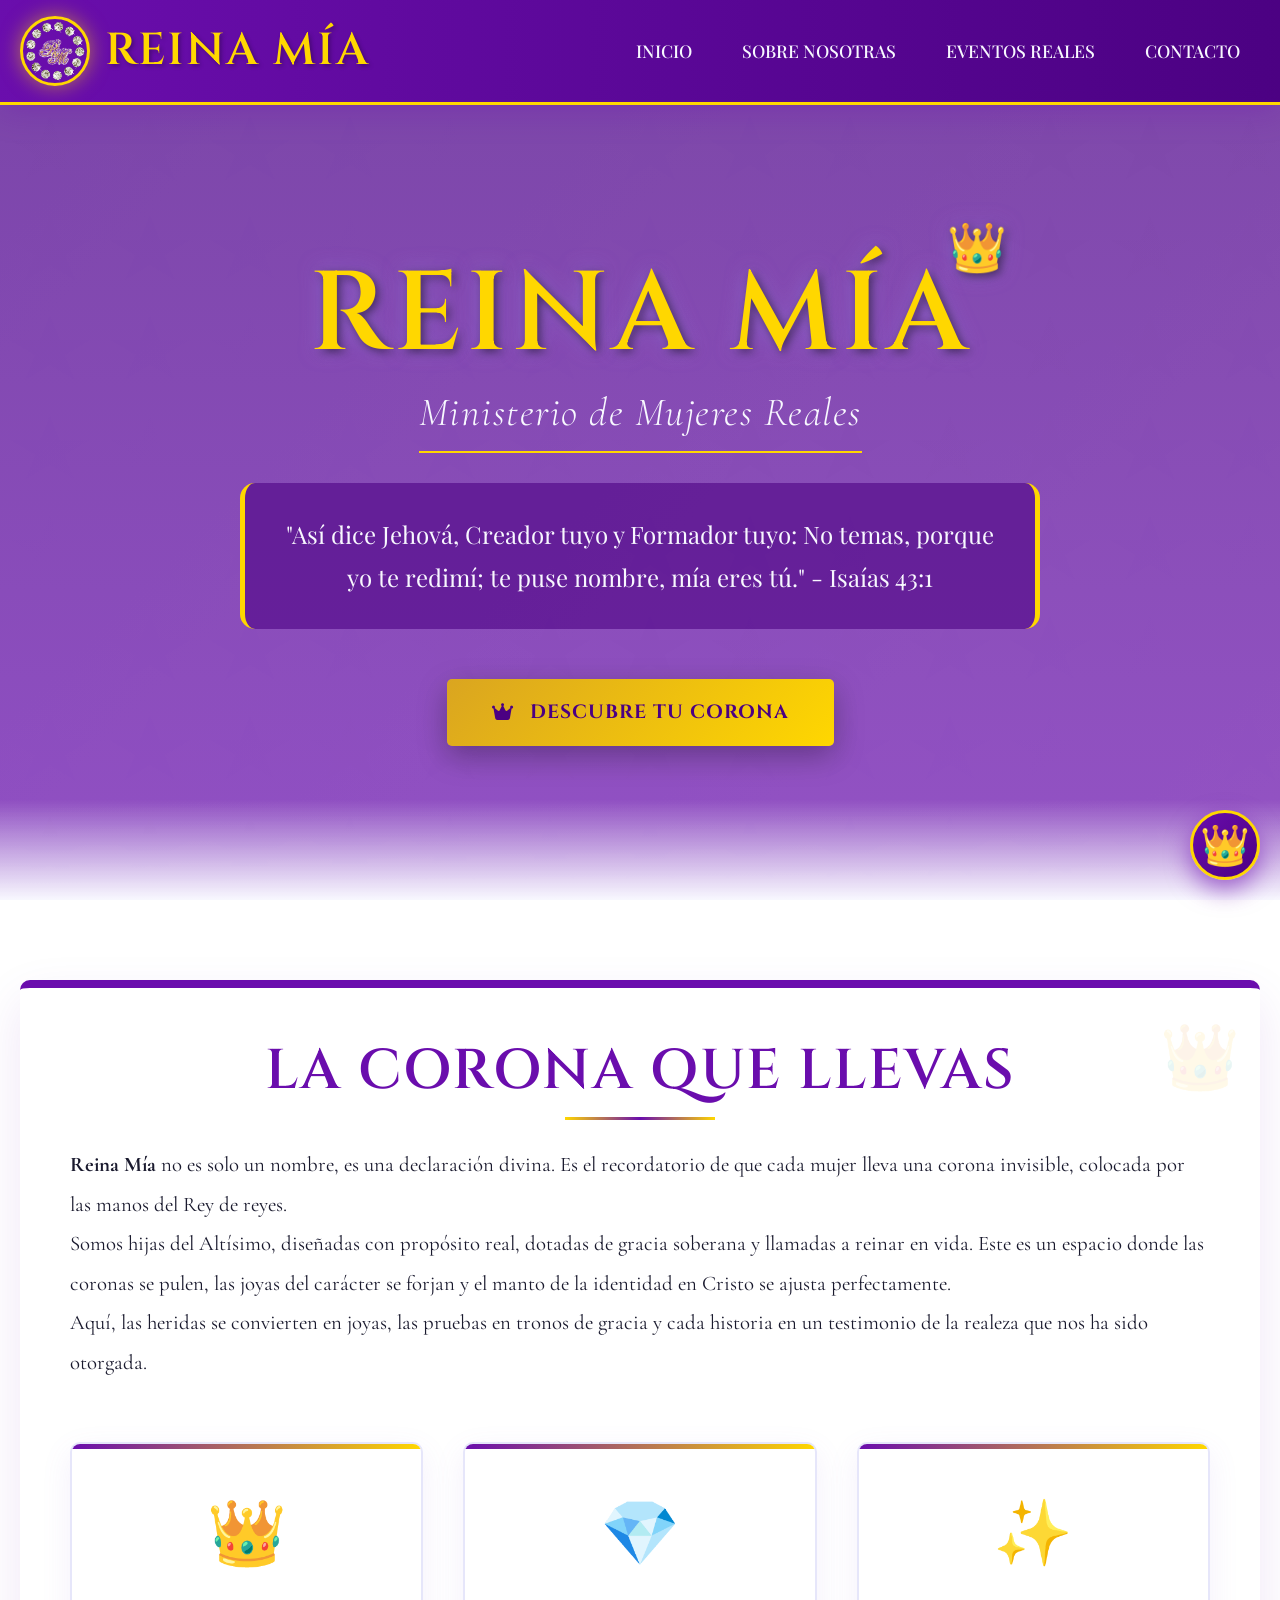
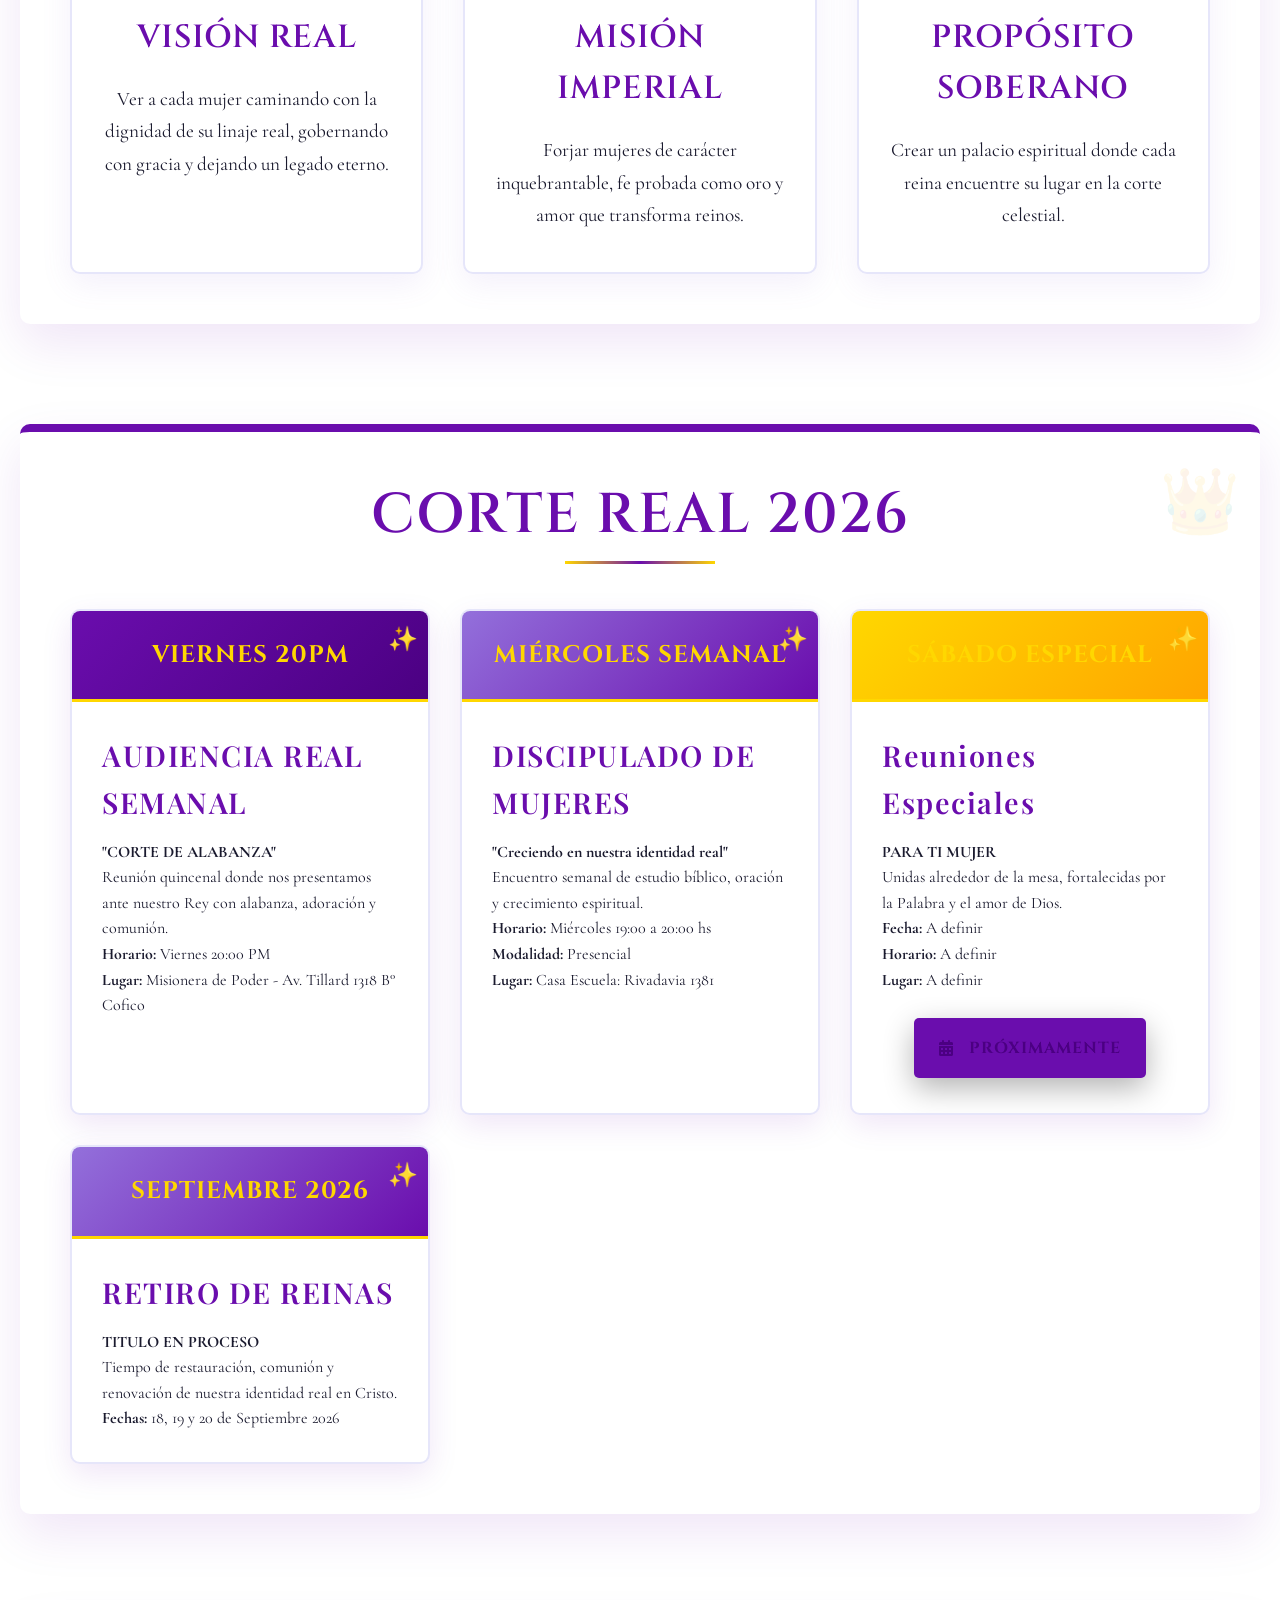
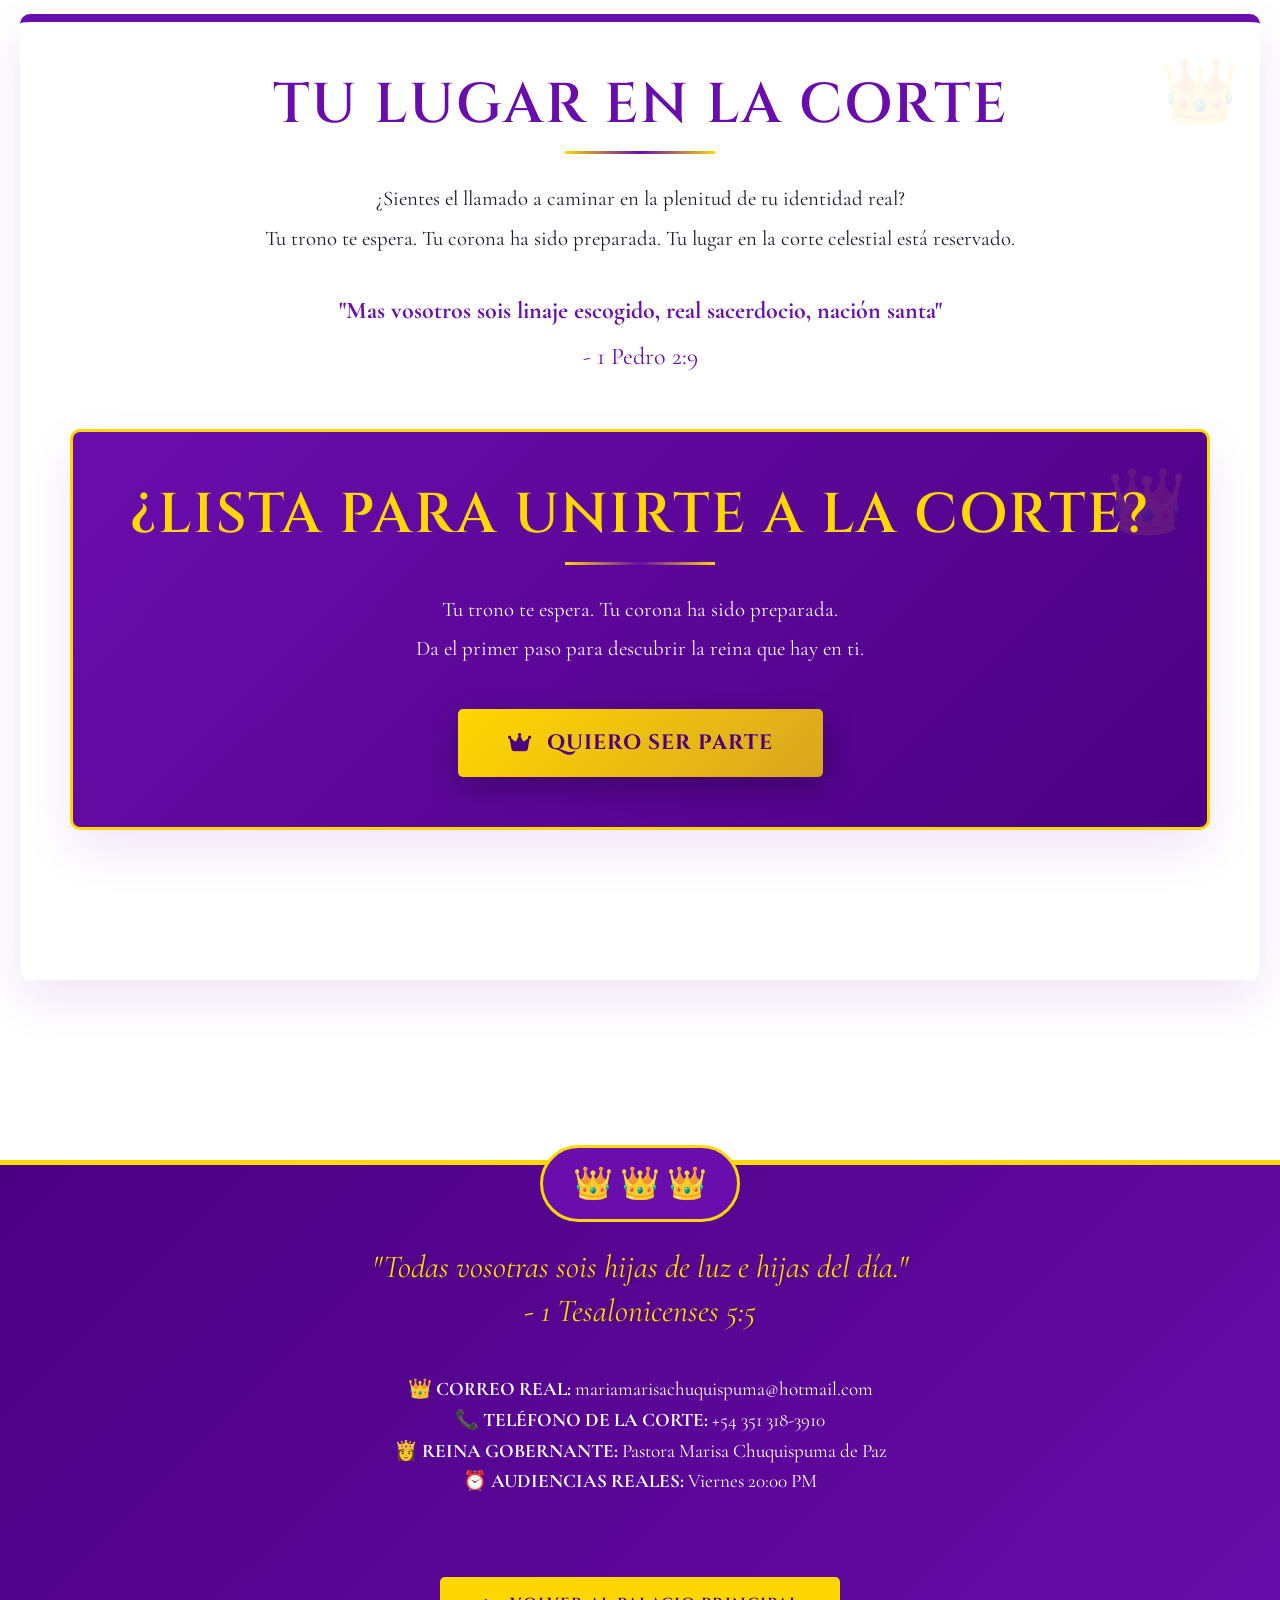
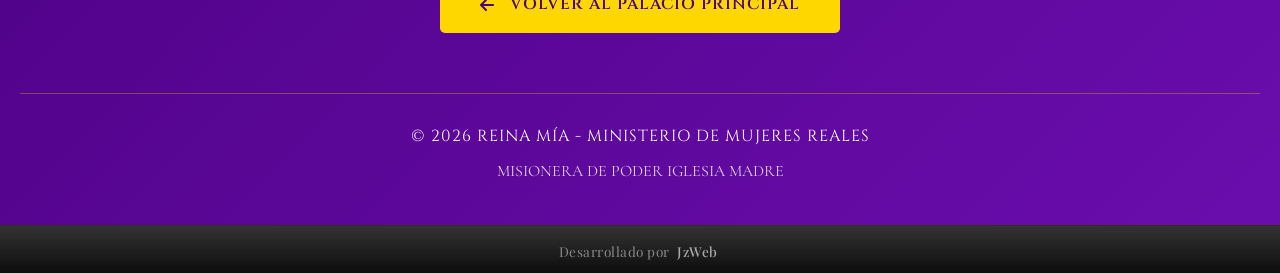
<file: ministerios/ministerio-mujeres.html>
<!DOCTYPE html>
<html lang="es">
<head>
    <meta charset="UTF-8">
    <meta name="viewport" content="width=device-width, initial-scale=1.0, maximum-scale=5.0, user-scalable=yes">
    <title>Reina Mía - Ministerio de Mujeres | Misionera de Poder</title>
    <link rel="stylesheet" href="../styles.css">
    <link href="https://fonts.googleapis.com/css2?family=Cinzel:wght@400;600;700&family=Cormorant+Garamond:wght@300;400;500&family=Playfair+Display:wght@400;500;600&display=swap" rel="stylesheet">
    <link rel="stylesheet" href="https://cdnjs.cloudflare.com/ajax/libs/font-awesome/6.4.0/css/all.min.css">
    <style>
        /* ======================
           VERSIÓN REALEZA: PURPURA Y ORO - RESPONSIVE
           ====================== */
        
        :root {
            --purpura-real: #6A0DAD;
            --purpura-oscuro: #4B0082;
            --purpura-claro: #9370DB;
            --purpura-suave: #E6E6FA;
            --oro-brillante: #FFD700;
            --oro-oscuro: #DAA520;
            --blanco-marmol: #F8F8FF;
            --negro-terciopelo: #1A1A2E;
        }
        
        body.reina-page {
            font-family: 'Cormorant Garamond', serif;
            background: linear-gradient(135deg, var(--purpura-suave) 0%, var(--blanco-marmol) 100%);
            color: var(--negro-terciopelo);
            margin: 0;
            padding: 0;
            overflow-x: hidden;
            background-attachment: fixed;
            min-height: 100vh;
        }
        
        /* Patrón de coronas sutiles de fondo */
        .crown-bg {
            position: fixed;
            width: 100%;
            height: 100%;
            background-image: url("data:image/svg+xml,%3Csvg width='100' height='100' viewBox='0 0 100 100' xmlns='http://www.w3.org/2000/svg'%3E%3Cpath d='M50 15L60 40H90L65 55L75 80L50 65L25 80L35 55L10 40H40L50 15Z' fill='%239370DB' fill-opacity='0.05'/%3E%3C/svg%3E");
            z-index: -2;
            opacity: 0.3;
        }
        
        /* Header real - FIXED */
        .reina-header {
            background: linear-gradient(to right, rgba(106, 13, 173, 0.98), rgba(75, 0, 130, 0.98));
            padding: 15px 0;
            position: fixed;
            top: 0;
            width: 100%;
            z-index: 1000;
            box-shadow: 0 5px 30px rgba(106, 13, 173, 0.3);
            border-bottom: 3px solid var(--oro-brillante);
            backdrop-filter: blur(10px);
        }
        
        .reina-nav-container {
            max-width: 1300px;
            margin: 0 auto;
            display: flex;
            justify-content: space-between;
            align-items: center;
            padding: 0 20px;
        }
        
        .reina-logo-container {
            display: flex;
            align-items: center;
            gap: 15px;
        }
        
        .reina-logo-img {
            width: 70px;
            height: 70px;
            border-radius: 50%;
            object-fit: cover;
            border: 3px solid var(--oro-brillante);
            box-shadow: 0 0 20px rgba(255, 215, 0, 0.5);
            transition: all 0.5s ease;
        }
        
        .reina-logo-img:hover {
            transform: scale(1.1) rotate(10deg);
            box-shadow: 0 0 30px rgba(255, 215, 0, 0.8);
        }
        
        .reina-title-header {
            font-family: 'Cinzel', serif;
            font-size: 2.8rem;
            color: var(--oro-brillante);
            text-shadow: 2px 2px 4px rgba(0, 0, 0, 0.3);
            letter-spacing: 2px;
            white-space: nowrap;
        }
        
        /* Navegación elegante - DESKTOP */
        .reina-nav-links {
            display: flex;
            gap: 10px;
        }
        
        .nav-link-reina {
            font-family: 'Playfair Display', serif;
            font-weight: 500;
            font-size: 1.1rem;
            color: var(--blanco-marmol);
            text-decoration: none;
            padding: 12px 20px;
            border-radius: 5px;
            transition: all 0.3s ease;
            position: relative;
            overflow: hidden;
        }
        
        .nav-link-reina::before {
            content: '👑';
            position: absolute;
            left: -20px;
            top: 50%;
            transform: translateY(-50%);
            opacity: 0;
            transition: all 0.3s ease;
        }
        
        .nav-link-reina:hover {
            background: rgba(255, 215, 0, 0.2);
            color: var(--oro-brillante);
        }
        
        .nav-link-reina:hover::before {
            left: 5px;
            opacity: 1;
        }
        
        /* Botón menú hamburguesa - MOBILE */
        .mobile-menu-toggle {
            display: none;
            background: transparent;
            border: 2px solid var(--oro-brillante);
            border-radius: 5px;
            width: 50px;
            height: 50px;
            cursor: pointer;
            align-items: center;
            justify-content: center;
            transition: all 0.3s ease;
            z-index: 1001;
        }
        
        .mobile-menu-toggle i {
            font-size: 1.8rem;
            color: var(--oro-brillante);
            transition: all 0.3s ease;
        }
        
        .mobile-menu-toggle.active {
            border-color: var(--blanco-marmol);
        }
        
        .mobile-menu-toggle.active i {
            transform: rotate(90deg);
            color: var(--blanco-marmol);
        }
        
        /* Hero Section real */
        .reina-hero {
            min-height: 100vh;
            display: flex;
            flex-direction: column;
            justify-content: center;
            align-items: center;
            text-align: center;
            padding: 150px 20px 50px;
            position: relative;
            background: linear-gradient(rgba(75, 0, 130, 0.7), rgba(106, 13, 173, 0.7)), 
                        url('https://images.unsplash.com/photo-1518621736915-f3b1c41bfd00?ixlib=rb-4.0.3&auto=format&fit=crop&w=1950&q=80');
            background-size: cover;
            background-position: center;
            color: white;
            background-attachment: fixed;
        }
        
        .reina-hero::after {
            content: '';
            position: absolute;
            bottom: 0;
            left: 0;
            width: 100%;
            height: 100px;
            background: linear-gradient(to bottom, transparent, var(--blanco-marmol));
        }
        
        .reina-main-title {
            font-family: 'Cinzel', serif;
            font-size: 7rem;
            color: var(--oro-brillante);
            margin: 0 0 10px 0;
            text-shadow: 3px 3px 10px rgba(0, 0, 0, 0.5);
            letter-spacing: 5px;
            position: relative;
            line-height: 1.1;
        }
        
        .reina-main-title::after {
            content: '👑';
            position: absolute;
            top: -30px;
            right: -40px;
            font-size: 3rem;
            animation: crownFloat 3s ease-in-out infinite;
        }
        
        @keyframes crownFloat {
            0%, 100% { transform: translateY(0) rotate(0deg); }
            50% { transform: translateY(-15px) rotate(10deg); }
        }
        
        .reina-subtitle {
            font-family: 'Cormorant Garamond', serif;
            font-size: 2.5rem;
            color: var(--blanco-marmol);
            margin: 0 0 30px 0;
            font-weight: 300;
            font-style: italic;
            border-bottom: 2px solid var(--oro-brillante);
            padding-bottom: 15px;
            line-height: 1.2;
        }
        
        .reina-tagline {
            font-size: 1.5rem;
            color: var(--blanco-marmol);
            max-width: 800px;
            line-height: 1.8;
            margin: 0 auto 50px;
            padding: 30px;
            background: rgba(75, 0, 130, 0.6);
            border-radius: 15px;
            border-left: 5px solid var(--oro-brillante);
            border-right: 5px solid var(--oro-brillante);
            font-family: 'Playfair Display', serif;
        }
        
        /* Botón real */
        .reina-button {
            display: inline-flex;
            align-items: center;
            justify-content: center;
            gap: 15px;
            padding: 18px 45px;
            background: linear-gradient(135deg, var(--oro-oscuro), var(--oro-brillante));
            color: var(--purpura-oscuro);
            border: none;
            border-radius: 5px;
            font-family: 'Cinzel', serif;
            font-weight: 700;
            font-size: 1.2rem;
            text-decoration: none;
            cursor: pointer;
            transition: all 0.4s ease;
            box-shadow: 0 10px 30px rgba(0, 0, 0, 0.3);
            position: relative;
            overflow: hidden;
            letter-spacing: 1px;
            min-height: 60px;
            text-align: center;
        }
        
        .reina-button::before {
            content: '';
            position: absolute;
            top: 0;
            left: -100%;
            width: 100%;
            height: 100%;
            background: linear-gradient(90deg, transparent, rgba(255, 255, 255, 0.6), transparent);
            transition: left 0.7s ease;
        }
        
        .reina-button:hover {
            transform: translateY(-5px) scale(1.05);
            box-shadow: 0 15px 40px rgba(0, 0, 0, 0.4);
            color: var(--purpura-oscuro);
        }
        
        .reina-button:hover::before {
            left: 100%;
        }
        
        .reina-button:active {
            transform: translateY(-2px) scale(1.02);
        }
        
        /* Contenido principal con estilo real */
        .reina-content {
            padding: 80px 20px;
            max-width: 1300px;
            margin: 0 auto;
        }
        
        /* Secciones con estilo de trono */
        .reina-section {
            margin-bottom: 100px;
            padding: 50px;
            background: white;
            border-radius: 10px;
            box-shadow: 0 20px 50px rgba(106, 13, 173, 0.1);
            border-top: 8px solid var(--purpura-real);
            position: relative;
            overflow: hidden;
        }
        
        .reina-section::before {
            content: '👑';
            position: absolute;
            top: 20px;
            right: 20px;
            font-size: 4rem;
            opacity: 0.1;
            z-index: 0;
        }
        
        .section-title-reina {
            font-family: 'Cinzel', serif;
            font-size: 3.5rem;
            color: var(--purpura-real);
            margin: 0 0 40px 0;
            text-align: center;
            position: relative;
            z-index: 1;
            letter-spacing: 2px;
            line-height: 1.2;
        }
        
        .section-title-reina::after {
            content: '';
            position: absolute;
            bottom: -15px;
            left: 50%;
            transform: translateX(-50%);
            width: 150px;
            height: 3px;
            background: linear-gradient(to right, var(--oro-brillante), var(--purpura-real), var(--oro-brillante));
        }
        
        .reina-text {
            font-family: 'Cormorant Garamond', serif;
            font-size: 1.3rem;
            line-height: 1.9;
            color: var(--negro-terciopelo);
            margin-bottom: 40px;
            position: relative;
            z-index: 1;
        }
        
        /* Grid de tarjetas con joyas */
        .reina-info-grid {
            display: grid;
            grid-template-columns: repeat(auto-fit, minmax(300px, 1fr));
            gap: 40px;
            margin-top: 60px;
        }
        
        .info-card {
            background: white;
            border-radius: 10px;
            padding: 40px 30px;
            text-align: center;
            transition: all 0.5s ease;
            border: 2px solid var(--purpura-suave);
            position: relative;
            overflow: hidden;
            box-shadow: 0 10px 30px rgba(147, 112, 219, 0.1);
        }
        
        .info-card::before {
            content: '';
            position: absolute;
            top: 0;
            left: 0;
            width: 100%;
            height: 5px;
            background: linear-gradient(to right, var(--purpura-real), var(--oro-brillante));
        }
        
        .info-card:hover {
            transform: translateY(-15px);
            border-color: var(--oro-brillante);
            box-shadow: 0 20px 40px rgba(147, 112, 219, 0.2);
        }
        
        .info-icon {
            font-size: 4rem;
            color: var(--purpura-real);
            margin-bottom: 25px;
            transition: transform 0.5s ease;
            display: block;
        }
        
        .info-card:hover .info-icon {
            transform: scale(1.2) rotate(-10deg);
            color: var(--oro-oscuro);
        }
        
        .info-card h3 {
            font-family: 'Cinzel', serif;
            font-size: 2rem;
            color: var(--purpura-real);
            margin: 0 0 20px 0;
            letter-spacing: 1px;
        }
        
        .info-card p {
            font-family: 'Cormorant Garamond', serif;
            font-size: 1.2rem;
            line-height: 1.7;
            color: var(--negro-terciopelo);
        }
        
        /* Eventos con estilo de invitación real */
        .reina-events {
            display: grid;
            grid-template-columns: repeat(auto-fit, minmax(320px, 1fr));
            gap: 40px;
            margin-top: 60px;
        }
        
        .event-card-reina {
            background: white;
            border-radius: 10px;
            overflow: hidden;
            transition: all 0.5s ease;
            border: 2px solid var(--purpura-suave);
            position: relative;
            box-shadow: 0 10px 30px rgba(106, 13, 173, 0.1);
        }
        
        .event-card-reina::before {
            content: '✨';
            position: absolute;
            top: 10px;
            right: 10px;
            font-size: 1.5rem;
            z-index: 2;
        }
        
        .event-card-reina:hover {
            transform: translateY(-10px);
            border-color: var(--oro-brillante);
            box-shadow: 0 20px 40px rgba(106, 13, 173, 0.2);
        }
        
        .event-date-reina {
            background: linear-gradient(135deg, var(--purpura-real), var(--purpura-oscuro));
            color: var(--oro-brillante);
            padding: 25px;
            text-align: center;
            font-family: 'Cinzel', serif;
            font-weight: 700;
            font-size: 1.5rem;
            letter-spacing: 1px;
            border-bottom: 3px solid var(--oro-brillante);
        }
        
        .event-content {
            padding: 30px;
        }
        
        .event-content h3 {
            font-family: 'Playfair Display', serif;
            font-size: 1.8rem;
            color: var(--purpura-real);
            margin: 0 0 15px 0;
        }
        
        /* Footer real */
        .reina-footer {
            background: linear-gradient(135deg, var(--purpura-oscuro), var(--purpura-real));
            color: white;
            padding: 80px 20px 40px;
            text-align: center;
            border-top: 5px solid var(--oro-brillante);
            position: relative;
        }
        
        .reina-footer::before {
            content: '👑 👑 👑';
            position: absolute;
            top: -20px;
            left: 50%;
            transform: translateX(-50%);
            font-size: 2rem;
            background: var(--purpura-real);
            padding: 10px 30px;
            border-radius: 50px;
            border: 3px solid var(--oro-brillante);
        }
        
        .back-home {
            display: inline-flex;
            align-items: center;
            justify-content: center;
            gap: 15px;
            margin-top: 40px;
            padding: 15px 40px;
            background: var(--oro-brillante);
            color: var(--purpura-oscuro);
            text-decoration: none;
            border-radius: 5px;
            font-family: 'Cinzel', serif;
            font-weight: 600;
            transition: all 0.3s ease;
            letter-spacing: 1px;
            min-height: 50px;
        }
        
        .back-home:hover {
            background: white;
            color: var(--purpura-real);
            transform: scale(1.05);
            box-shadow: 0 10px 25px rgba(0, 0, 0, 0.2);
        }
        
        .verse {
            font-family: 'Cormorant Garamond', serif;
            font-size: 2rem;
            margin-bottom: 40px;
            font-style: italic;
            color: var(--oro-brillante);
            text-shadow: 1px 1px 3px rgba(0, 0, 0, 0.3);
            line-height: 1.4;
        }
        
        /* ============================================
           MEDIA QUERIES RESPONSIVE - DISEÑO REAL
           ============================================ */
        
        /* ---------- TABLETS (768px - 1024px) ---------- */
        @media (max-width: 1024px) {
            .reina-nav-container {
                padding: 0 30px;
            }
            
            .reina-title-header {
                font-size: 2.2rem;
            }
            
            .reina-main-title {
                font-size: 5.5rem;
                letter-spacing: 3px;
            }
            
            .reina-subtitle {
                font-size: 2rem;
            }
            
            .reina-tagline {
                font-size: 1.3rem;
                margin: 0 30px 40px;
                padding: 25px;
            }
            
            .section-title-reina {
                font-size: 2.8rem;
            }
            
            .reina-content {
                padding: 80px 30px;
            }
            
            .reina-section {
                padding: 40px 30px;
                margin-bottom: 70px;
            }
            
            .reina-info-grid {
                grid-template-columns: repeat(2, 1fr);
                gap: 30px;
            }
            
            .reina-events {
                grid-template-columns: repeat(2, 1fr);
                gap: 30px;
            }
            
            .info-card {
                padding: 30px 20px;
            }
            
            .info-card h3 {
                font-size: 1.6rem;
            }
            
            .event-date-reina {
                padding: 20px;
                font-size: 1.3rem;
            }
            
            .event-content h3 {
                font-size: 1.5rem;
            }
        }
        
        /* ---------- MÓVILES GRANDES (576px - 768px) ---------- */
        @media (max-width: 768px) {
            /* HEADER FIXED */
            .reina-header {
                padding: 12px 0;
            }
            
            .reina-nav-container {
                padding: 0 20px;
            }
            
            .reina-title-header {
                font-size: 1.8rem;
                display: block; /* Mantener visible pero más pequeño */
            }
            
            .reina-logo-img {
                width: 55px;
                height: 55px;
            }
            
            /* Menú desktop se oculta, hamburguesa se muestra */
            .reina-nav-links {
                display: none;
            }
            
            .mobile-menu-toggle {
                display: flex;
            }
            
            /* Menú móvil activo */
            .reina-nav-links.mobile-active {
                display: flex;
                flex-direction: column;
                position: fixed;
                top: 0;
                right: 0;
                width: 280px;
                height: 100vh;
                background: linear-gradient(135deg, rgba(106, 13, 173, 0.98), rgba(75, 0, 130, 0.98));
                padding: 100px 30px 30px;
                z-index: 1000;
                border-left: 3px solid var(--oro-brillante);
                box-shadow: -5px 0 30px rgba(0, 0, 0, 0.5);
                backdrop-filter: blur(10px);
                animation: slideInRight 0.3s ease-out;
            }
            
            @keyframes slideInRight {
                from { right: -280px; }
                to { right: 0; }
            }
            
            .reina-nav-links.mobile-active a {
                margin: 0 0 20px 0;
                text-align: center;
                padding: 15px;
                font-size: 1.2rem;
                width: 100%;
                border-bottom: 1px solid rgba(255, 215, 0, 0.2);
            }
            
            /* HERO SECTION */
            .reina-hero {
                padding: 120px 20px 40px;
                min-height: 90vh;
            }
            
            .reina-main-title {
                font-size: 4rem;
                letter-spacing: 2px;
                margin-bottom: 20px;
            }
            
            .reina-main-title::after {
                font-size: 2rem;
                top: -20px;
                right: -25px;
            }
            
            .reina-subtitle {
                font-size: 1.6rem;
                margin-bottom: 25px;
                padding-bottom: 10px;
            }
            
            .reina-tagline {
                font-size: 1.1rem;
                padding: 20px;
                margin: 0 15px 30px;
                line-height: 1.6;
            }
            
            .reina-button {
                padding: 16px 35px;
                font-size: 1.1rem;
                width: 90%;
                max-width: 300px;
                margin: 0 auto;
                display: block;
            }
            
            /* CONTENIDO */
            .reina-content {
                padding: 60px 20px;
            }
            
            .section-title-reina {
                font-size: 2.3rem;
                margin-bottom: 35px;
            }
            
            .reina-section {
                padding: 30px 20px;
                margin-bottom: 50px;
            }
            
            .reina-text {
                font-size: 1.1rem;
                line-height: 1.7;
            }
            
            /* GRIDS - 1 columna en móvil */
            .reina-info-grid {
                grid-template-columns: 1fr;
                gap: 25px;
                margin-top: 40px;
            }
            
            .reina-events {
                grid-template-columns: 1fr;
                gap: 25px;
                margin-top: 40px;
            }
            
            .info-card {
                padding: 25px 20px;
            }
            
            .info-icon {
                font-size: 3.5rem;
                margin-bottom: 20px;
            }
            
            .info-card h3 {
                font-size: 1.5rem;
            }
            
            /* EVENTOS */
            .event-date-reina {
                padding: 18px;
                font-size: 1.2rem;
            }
            
            .event-content {
                padding: 25px;
            }
            
            .event-content h3 {
                font-size: 1.4rem;
            }
            
            /* FOOTER */
            .reina-footer {
                padding: 60px 20px 30px;
            }
            
            .reina-footer::before {
                font-size: 1.5rem;
                padding: 8px 20px;
            }
            
            .verse {
                font-size: 1.6rem;
                margin-bottom: 30px;
                padding: 0 10px;
            }
            
            .back-home {
                padding: 12px 30px;
                font-size: 1rem;
                width: 90%;
                max-width: 300px;
            }
            
            /* BOTONES GRUPALES */
            .button-group {
                display: flex;
                flex-direction: column;
                gap: 15px;
                align-items: center;
            }
            
            .button-group .reina-button {
                width: 90%;
                margin: 0;
            }
        }
        
        /* ---------- MÓVILES PEQUEÑOS (hasta 576px) ---------- */
        @media (max-width: 576px) {
            .reina-main-title {
                font-size: 3.2rem;
                letter-spacing: 1px;
                padding: 0 10px;
            }
            
            .reina-subtitle {
                font-size: 1.4rem;
                padding: 0 10px;
            }
            
            .reina-tagline {
                font-size: 1rem;
                padding: 15px;
                margin: 0 10px 25px;
            }
            
            .section-title-reina {
                font-size: 1.9rem;
                padding: 0 10px;
            }
            
            .reina-button {
                padding: 14px 25px;
                font-size: 1rem;
            }
            
            .info-card {
                padding: 20px 15px;
                margin: 0 5px;
            }
            
            .info-card h3 {
                font-size: 1.3rem;
            }
            
            .info-card p {
                font-size: 1rem;
            }
            
            .event-card-reina {
                margin: 0 5px;
            }
            
            .event-content p {
                font-size: 0.95rem;
            }
            
            /* ESPECIAL "QUIERO SER PARTE" */
            #quiero-ser-parte.reina-button {
                font-size: 1.1rem;
                padding: 16px 25px;
                margin: 20px auto;
                display: block;
                width: 90%;
            }
            
            /* FOOTER TEXT */
            .reina-footer p {
                font-size: 0.95rem;
                line-height: 1.5;
                padding: 0 10px;
            }
            
            .back-home {
                width: 90%;
            }
        }
        
        /* ---------- ORIENTACIÓN HORIZONTAL ---------- */
        @media (max-height: 600px) and (orientation: landscape) {
            .reina-hero {
                min-height: auto;
                padding: 100px 20px 40px;
            }
            
            .reina-main-title {
                font-size: 3.5rem;
                margin-bottom: 15px;
            }
            
            .reina-subtitle {
                font-size: 1.5rem;
                margin-bottom: 20px;
            }
            
            .reina-tagline {
                font-size: 1rem;
                padding: 15px;
                margin: 0 10px 25px;
            }
            
            .reina-nav-links.mobile-active {
                width: 250px;
                padding: 80px 20px 20px;
            }
        }
        
        /* ---------- DISPOSITIVOS GRANDES ---------- */
        @media (min-width: 1920px) {
            .reina-content {
                max-width: 1600px;
            }
            
            .reina-main-title {
                font-size: 9rem;
            }
            
            .reina-subtitle {
                font-size: 3.5rem;
            }
        }
        
        /* ============================================
           MEJORAS PARA DISPOSITIVOS TÁCTILES
           ============================================ */
        
        /* Mejorar toques en móviles */
        @media (max-width: 768px) {
            .reina-button,
            .nav-link-reina,
            .back-home,
            .info-card,
            .event-card-reina {
                -webkit-tap-highlight-color: transparent;
                touch-action: manipulation;
            }
            
            /* Aumentar área táctil */
            .reina-button,
            .nav-link-reina {
                min-height: 44px;
            }
            
            /* Efectos táctiles */
            .reina-button:active,
            .nav-link-reina:active,
            .back-home:active {
                transform: scale(0.96);
                transition: transform 0.1s ease;
            }
            
            /* Prevenir zoom en inputs */
            input, textarea, select {
                font-size: 16px;
            }
        }
        
        /* Prevenir selección de texto accidental */
        .reina-button,
        .nav-link-reina,
        .back-home {
            user-select: none;
            -webkit-user-select: none;
        }
        
        /* Mejorar renderizado */
        * {
            -webkit-font-smoothing: antialiased;
            -moz-osx-font-smoothing: grayscale;
        }
        
        /* Asegurar imágenes responsive */
        img:not(.reina-logo-img) {
            max-width: 100%;
            height: auto;
        }

        /* Contenedor de imagen para eventos */
        .event-image-container {
            position: relative;
            overflow: hidden;
            border-bottom: 3px solid var(--oro-brillante);
            max-height: 300px;
        }

        .event-flyer, .event-merch {
            width: 100%;
            height: auto;
            display: block;
            transition: transform 0.5s ease;
        }

        .event-card-reina:hover .event-flyer,
        .event-card-reina:hover .event-merch {
            transform: scale(1.05);
        }

        .image-overlay {
            position: absolute;
            bottom: 10px;
            right: 10px;
            background: rgba(106, 13, 173, 0.8);
            color: var(--oro-brillante);
            padding: 5px 15px;
            border-radius: 20px;
            font-size: 0.9rem;
            font-family: 'Cinzel', serif;
            letter-spacing: 1px;
        }

        /* Botones en columna para móviles */
        .event-buttons {
            display: flex;
            flex-wrap: wrap;
            justify-content: center;
            gap: 10px;
            margin-top: 20px;
        }

        /* Responsive para imágenes */
        @media (max-width: 768px) {
            .event-image-container {
                max-height: 250px;
            }
            
            .image-overlay {
                font-size: 0.8rem;
                padding: 4px 12px;
            }
            
            .event-buttons {
                flex-direction: column;
                align-items: center;
            }
            
            .event-buttons .reina-button {
                width: 100%;
                margin: 5px 0;
            }
        }

        /* Estilos para imágenes de eventos */
        .event-image-container {
            position: relative;
            overflow: hidden;
            border-bottom: 3px solid var(--oro-brillante);
            max-height: 250px;
            background: var(--purpura-suave);
        }

        .event-flyer, .event-merch, .event-image {
            width: 100%;
            height: auto;
            display: block;
            transition: transform 0.5s ease;
        }

        .event-card-reina:hover .event-flyer,
        .event-card-reina:hover .event-merch,
        .event-card-reina:hover .event-image {
            transform: scale(1.05);
        }

        .image-overlay {
            position: absolute;
            bottom: 10px;
            right: 10px;
            background: rgba(106, 13, 173, 0.85);
            color: var(--oro-brillante);
            padding: 6px 15px;
            border-radius: 20px;
            font-size: 0.9rem;
            font-family: 'Cinzel', serif;
            letter-spacing: 1px;
            font-weight: 600;
            text-shadow: 1px 1px 2px rgba(0,0,0,0.5);
        }

        /* Botones en fila para desktop, columna para mobile */
        .event-buttons {
            display: flex;
            flex-wrap: wrap;
            justify-content: center;
            gap: 10px;
            margin-top: 20px;
        }

        /* Responsive para eventos */
        @media (max-width: 1024px) {
            .reina-events {
                grid-template-columns: repeat(2, 1fr);
            }
            
            .event-image-container {
                max-height: 220px;
            }
        }

        @media (max-width: 768px) {
            .reina-events {
                grid-template-columns: 1fr;
            }
            
            .event-image-container {
                max-height: 200px;
            }
            
            .image-overlay {
                font-size: 0.8rem;
                padding: 5px 12px;
                bottom: 8px;
                right: 8px;
            }
            
            .event-buttons {
                flex-direction: column;
            }
            
            .event-buttons .reina-button {
                width: 100%;
                margin: 5px 0;
            }
        }

        /* Si no hay imagen, mantener consistencia */
        .event-card-reina:not(:has(.event-image-container)) .event-content {
            padding-top: 30px;
        }

        /* Ajuste para grid con más tarjetas */
        .reina-events {
            display: grid;
            grid-template-columns: repeat(3, 1fr);
            gap: 30px;
            margin-top: 60px;
        }

        /* Colores diferenciados para cada tipo de evento */
        .event-card-reina:nth-child(1) .event-date-reina {
            background: linear-gradient(135deg, var(--purpura-real), var(--purpura-oscuro));
        }

        .event-card-reina:nth-child(2) .event-date-reina {
            background: linear-gradient(135deg, #DAA520, #B8860B);
        }

        .event-card-reina:nth-child(3) .event-date-reina {
            background: linear-gradient(135deg, #FFD700, #FFA500);
        }

        .event-card-reina:nth-child(4) .event-date-reina {
            background: linear-gradient(135deg, #9370DB, #6A0DAD);
        }

        .event-card-reina:nth-child(5) .event-date-reina {
            background: linear-gradient(135deg, #20B2AA, #008B8B);
        }

        .event-card-reina:nth-child(6) .event-date-reina {
            background: linear-gradient(135deg, #DB7093, #C71585);
        }

        /* Efecto hover diferenciado por tipo */
        .event-card-reina:nth-child(3):hover {
            border-color: #FFD700;
            box-shadow: 0 20px 40px rgba(255, 215, 0, 0.2);
        }

        .event-card-reina:nth-child(3):hover .event-date-reina {
            background: linear-gradient(135deg, #FFA500, #FF8C00);
        }

        /* Responsive para 6 tarjetas */
        @media (max-width: 1200px) {
            .reina-events {
                grid-template-columns: repeat(2, 1fr);
            }
        }

        @media (max-width: 768px) {
            .reina-events {
                grid-template-columns: 1fr;
            }
            
            .event-card-reina {
                margin-bottom: 25px;
            }
        }

        /* Estilo especial para desayuno */
        .desayuno-highlight {
            position: absolute;
            top: -10px;
            left: 50%;
            transform: translateX(-50%);
            background: #FF4500;
            color: white;
            padding: 5px 15px;
            border-radius: 15px;
            font-size: 0.8rem;
            font-family: 'Cinzel', serif;
            z-index: 10;
            border: 2px solid #FFD700;
        }

        /* Icono especial para desayuno */
        .event-card-reina:nth-child(3) .image-overlay::before {
            content: "👑 ";
        }

        .event-card-reina:nth-child(3) .image-overlay::after {
            content: " 👑";
        }

                /* ================== CRÉDITO DEL DESARROLLADOR ================== */
        .developer-credit {
            text-align: center;
            padding: 15px 0 10px;
            background: linear-gradient(to top, rgba(0,0,0,0.95), rgba(0,0,0,0.8));
            border-top: 1px solid rgba(212, 175, 55, 0.2);
            font-size: 0.85rem;
            letter-spacing: 0.5px;
            position: relative;
            z-index: 10;
        }

        .developer-credit p {
            margin: 0;
            color: #888;
            font-family: 'Playfair Display', serif;
            transition: color 0.3s ease;
        }

        .developer-credit a {
            color: #aaa;
            text-decoration: none;
            font-weight: 500;
            position: relative;
            transition: all 0.3s ease;
            padding: 2px 4px;
        }

        .developer-credit a::before {
            content: '';
            position: absolute;
            bottom: -2px;
            left: 0;
            width: 0;
            height: 1px;
            background: linear-gradient(90deg, var(--gold), var(--gold-light));
            transition: width 0.3s ease;
        }

        .developer-credit a:hover {
            color: var(--gold-light);
            text-shadow: 0 0 8px rgba(212, 175, 55, 0.3);
        }

        .developer-credit a:hover::before {
            width: 100%;
        }

        /* Animación sutil al cargar */
        @keyframes creditFadeIn {
            from {
                opacity: 0;
                transform: translateY(10px);
            }
            to {
                opacity: 1;
                transform: translateY(0);
            }
        }

        .developer-credit {
            animation: creditFadeIn 0.8s ease 0.5s both;
        }

        /* Responsive */
        @media (max-width: 768px) {
            .developer-credit {
                padding: 12px 0 8px;
                font-size: 0.75rem;
            }
        }
    </style>
</head>
<body class="reina-page">
    <!-- Patrón de coronas de fondo -->
    <div class="crown-bg"></div>
    
    <!-- Header -->
    <header class="reina-header">
        <div class="reina-nav-container">
            <div class="reina-logo-container">
                <img src="../reina-mia.png" alt="Reina Mía" class="reina-logo-img">
                <h1 class="reina-title-header">REINA MÍA</h1>
            </div>
            
            <nav class="reina-nav-links" id="mainNav">
                <a href="#inicio" class="nav-link-reina">INICIO</a>
                <a href="#sobre" class="nav-link-reina">SOBRE NOSOTRAS</a>
                <a href="#eventos" class="nav-link-reina">EVENTOS REALES</a>
                <a href="#contacto" class="nav-link-reina">CONTACTO</a>
            </nav>
            
            <button class="mobile-menu-toggle" aria-label="Menú">
                <i class="fas fa-crown"></i>
            </button>
        </div>
    </header>
    
    <!-- Hero Section -->
    <section class="reina-hero" id="inicio">
        <h1 class="reina-main-title">REINA MÍA</h1>
        <h2 class="reina-subtitle">Ministerio de Mujeres Reales</h2>
        
        <p class="reina-tagline">
            "Así dice Jehová, Creador tuyo y Formador tuyo: No temas, porque yo te redimí; te puse nombre, mía eres tú." - Isaías 43:1
        </p>
        
        <a href="#sobre" class="reina-button">
            <i class="fas fa-crown"></i> DESCUBRE TU CORONA
        </a>
    </section>
    
    <!-- Contenido Principal -->
    <main class="reina-content">

        <!-- Sección Sobre Nosotras -->
        <section class="reina-section" id="sobre">
            <h2 class="section-title-reina">LA CORONA QUE LLEVAS</h2>
            
            <div class="reina-text">
                <p><strong>Reina Mía</strong> no es solo un nombre, es una declaración divina. Es el recordatorio de que cada mujer lleva una corona invisible, colocada por las manos del Rey de reyes.</p>
                
                <p>Somos hijas del Altísimo, diseñadas con propósito real, dotadas de gracia soberana y llamadas a reinar en vida. Este es un espacio donde las coronas se pulen, las joyas del carácter se forjan y el manto de la identidad en Cristo se ajusta perfectamente.</p>
                
                <p>Aquí, las heridas se convierten en joyas, las pruebas en tronos de gracia y cada historia en un testimonio de la realeza que nos ha sido otorgada.</p>
            </div>
            
            <div class="reina-info-grid">
                <div class="info-card">
                    <div class="info-icon">👑</div>
                    <h3>VISIÓN REAL</h3>
                    <p>Ver a cada mujer caminando con la dignidad de su linaje real, gobernando con gracia y dejando un legado eterno.</p>
                </div>
                
                <div class="info-card">
                    <div class="info-icon">💎</div>
                    <h3>MISIÓN IMPERIAL</h3>
                    <p>Forjar mujeres de carácter inquebrantable, fe probada como oro y amor que transforma reinos.</p>
                </div>
                
                <div class="info-card">
                    <div class="info-icon">✨</div>
                    <h3>PROPÓSITO SOBERANO</h3>
                    <p>Crear un palacio espiritual donde cada reina encuentre su lugar en la corte celestial.</p>
                </div>
            </div>
        </section>
        
        <!-- Sección Eventos Reales -->
        <section class="reina-section" id="eventos">
            <h2 class="section-title-reina">CORTE REAL 2026</h2>

            
            <div class="reina-events">
                
                <!-- 1. AUDIENCIA REAL SEMANAL -->
                <div class="event-card-reina">
                    <div class="event-date-reina">VIERNES 20PM</div>
                    <div class="event-content">
                        <h3>AUDIENCIA REAL SEMANAL</h3>
                        <p><strong>"CORTE DE ALABANZA"</strong></p>
                        <p>Reunión quincenal donde nos presentamos ante nuestro Rey con alabanza, adoración y comunión.</p>
                        <p><strong>Horario:</strong> Viernes 20:00 PM</p>
                        <p><strong>Lugar:</strong> Misionera de Poder - Av. Tillard 1318 B° Cofico</p>
                    </div>
                </div>

                <!-- 2. DISCIPULADO DE MUJERES -->
                <div class="event-card-reina">
                    <div class="event-date-reina" style="background: linear-gradient(135deg, #9370DB, #6A0DAD);">MIÉRCOLES SEMANAL</div>
                    <div class="event-content">
                        <h3>DISCIPULADO DE MUJERES</h3>
                        <p><strong>"Creciendo en nuestra identidad real"</strong></p>
                        <p>Encuentro semanal de estudio bíblico, oración y crecimiento espiritual.</p>
                        <p><strong>Horario:</strong> Miércoles 19:00 a 20:00 hs</p>
                        <p><strong>Modalidad:</strong> Presencial</p>
                        <p><strong>Lugar:</strong> Casa Escuela: Rivadavia 1381</p>
                    </div>
                </div>
                <!-- 3. DESAYUNOS O MERIENDAS -->
                <div class="event-card-reina">
                    <div class="event-date-reina" style="background: linear-gradient(135deg, #FFD700, #FFA500);">SÁBADO ESPECIAL</div>
                    <div class="event-content">
                        <h3>Reuniones Especiales</h3>
                        <p><strong>PARA TI MUJER</strong></p>
                        <p>Unidas alrededor de la mesa, fortalecidas por la Palabra y el amor de Dios.</p>
                        <p><strong>Fecha:</strong> A definir</p>
                        <p><strong>Horario:</strong> A definir</p>
                        <p><strong>Lugar:</strong> A definir</p>
                            <div class="event-buttons">
                                <button class="reina-button" style="background: var(--purpura-real); padding: 12px 25px; font-size: 1rem; margin: 5px;">
                                    <i class="fas fa-calendar-alt"></i> PRÓXIMAMENTE
                                </button>
                        </div>
                    </div>
                </div>
                
                <!-- 5. RETIRO DE REINAS -->
                <div class="event-card-reina">
                    <div class="event-date-reina">SEPTIEMBRE 2026</div>
                    <div class="event-content">
                        <h3>RETIRO DE REINAS</h3>
                        <p><strong>TITULO EN PROCESO</strong></p>
                        <p>Tiempo de restauración, comunión y renovación de nuestra identidad real en Cristo.</p>
                        <p><strong>Fechas:</strong> 18, 19 y 20 de Septiembre 2026</p>
                    </div>
                </div>
            
            </div>
        </section>
        
        <!-- Contacto -->
        <section class="reina-section" id="contacto">
            <h2 class="section-title-reina">TU LUGAR EN LA CORTE</h2>
            
            <div class="reina-text" style="text-align: center;">
                <p>¿Sientes el llamado a caminar en la plenitud de tu identidad real?</p>
                <p>Tu trono te espera. Tu corona ha sido preparada. Tu lugar en la corte celestial está reservado.</p>
                <p style="font-size: 1.5rem; color: var(--purpura-real); margin-top: 30px;">
                    <strong>"Mas vosotros sois linaje escogido, real sacerdocio, nación santa"</strong><br>
                    - 1 Pedro 2:9
                </p>
            </div>

            <!-- Sección "Quiero ser parte" -->
            <section class="reina-section" style="background: linear-gradient(135deg, var(--purpura-real), var(--purpura-oscuro)); border: 3px solid var(--oro-brillante); margin-top: 50px;">
                <h2 class="section-title-reina" style="color: var(--oro-brillante);">¿LISTA PARA UNIRTE A LA CORTE?</h2>
                
                <div class="reina-text" style="text-align: center; color: var(--blanco-marmol);">
                    <p>Tu trono te espera. Tu corona ha sido preparada.</p>
                    <p>Da el primer paso para descubrir la reina que hay en ti.</p>
                </div>
                
                <div style="text-align: center; margin-top: 40px;">
                    <button id="quiero-ser-parte" class="reina-button" style="background: linear-gradient(135deg, var(--oro-brillante), var(--oro-oscuro)); color: var(--purpura-oscuro); font-size: 1.3rem; padding: 20px 50px;">
                        <i class="fas fa-crown"></i> QUIERO SER PARTE
                    </button>
                </div>
            </section>
        </section>
    </main>
    
    <!-- Footer -->
    <footer class="reina-footer">
        <div class="reina-container">
            <p class="verse">
                "Todas vosotras sois hijas de luz e hijas del día."<br>
                - 1 Tesalonicenses 5:5
            </p>
            
            <div style="margin: 40px 0; font-size: 1.2rem;">
                <p><strong>👑 CORREO REAL:</strong> mariamarisachuquispuma@hotmail.com</p>
                <p><strong>📞 TELÉFONO DE LA CORTE:</strong> +54 351 318-3910</p>
                <p><strong>👸 REINA GOBERNANTE:</strong> Pastora Marisa Chuquispuma de Paz</p>
                <p><strong>⏰ AUDIENCIAS REALES:</strong> Viernes 20:00 PM</p>
            </div>
            
            <a href="../index.html#ministerios" class="back-home">
                <i class="fas fa-arrow-left"></i> VOLVER AL PALACIO PRINCIPAL
            </a>
            
            <div style="margin-top: 60px; padding-top: 30px; border-top: 1px solid rgba(255, 215, 0, 0.3);">
                <p style="font-family: 'Cinzel', serif; letter-spacing: 1px;">© 2026 REINA MÍA - MINISTERIO DE MUJERES REALES</p>
                <p style="opacity: 0.8; margin-top: 10px;">MISIONERA DE PODER IGLESIA MADRE</p>
            </div>
        </div>
    </footer>
            <!-- Crédito del desarrollador -->
        <div class="developer-credit">
            <p>Desarrollado por <a href="https://jzweb-digital.netlify.app/" target="_blank" rel="noopener noreferrer">JzWeb</a></p>
        </div>

    <script>
        document.addEventListener('DOMContentLoaded', function() {
            // Desplazamiento suave
            document.querySelectorAll('a[href^="#"]').forEach(anchor => {
                anchor.addEventListener('click', function(e) {
                    e.preventDefault();
                    const targetId = this.getAttribute('href');
                    if (targetId === '#') return;
                    
                    const targetElement = document.querySelector(targetId);
                    if (targetElement) {
                        // Cerrar menú móvil si está abierto
                        if (window.innerWidth <= 768) {
                            const mobileMenu = document.querySelector('.mobile-menu-toggle');
                            const navLinks = document.querySelector('.reina-nav-links');
                            if (mobileMenu && navLinks) {
                                mobileMenu.classList.remove('active');
                                navLinks.classList.remove('mobile-active');
                                document.body.style.overflow = '';
                            }
                        }
                        
                        targetElement.scrollIntoView({
                            behavior: 'smooth',
                            block: 'start'
                        });
                    }
                });
            });
            
            // Animaciones al hacer scroll
            const observer = new IntersectionObserver((entries) => {
                entries.forEach(entry => {
                    if (entry.isIntersecting) {
                        entry.target.classList.add('animate-in');
                        entry.target.style.opacity = '1';
                        entry.target.style.transform = 'translateY(0)';
                    }
                });
            }, { threshold: 0.1 });
            
            document.querySelectorAll('.reina-section, .info-card, .event-card-reina').forEach(element => {
                element.style.opacity = '0';
                element.style.transform = 'translateY(30px)';
                element.style.transition = 'opacity 0.8s ease, transform 0.8s ease';
                observer.observe(element);
            });
            
            // Efecto de brillo en los botones
            document.querySelectorAll('.reina-button').forEach(button => {
                button.addEventListener('mouseenter', function() {
                    this.style.filter = 'brightness(1.1)';
                });
                
                button.addEventListener('mouseleave', function() {
                    this.style.filter = 'brightness(1)';
                });
                
                // Efecto táctil para móviles
                button.addEventListener('touchstart', function() {
                    this.style.transform = 'scale(0.98)';
                });
                
                button.addEventListener('touchend', function() {
                    setTimeout(() => {
                        this.style.transform = '';
                    }, 150);
                });
            });
            
            // Efecto de corona en el título principal
            const mainTitle = document.querySelector('.reina-main-title');
            if (mainTitle) {
                setInterval(() => {
                    mainTitle.style.textShadow = `3px 3px 10px rgba(0, 0, 0, 0.5), 
                                                  0 0 20px ${Math.random() > 0.5 ? 'rgba(255, 215, 0, 0.7)' : 'rgba(147, 112, 219, 0.7)'}`;
                }, 2000);
            }
            
            // MENÚ MÓVIL RESPONSIVE
            const mobileMenuToggle = document.querySelector('.mobile-menu-toggle');
            const reinaNavLinks = document.querySelector('.reina-nav-links');
            const body = document.body;
            
            if (mobileMenuToggle && reinaNavLinks) {
                mobileMenuToggle.addEventListener('click', function(e) {
                    e.stopPropagation();
                    this.classList.toggle('active');
                    reinaNavLinks.classList.toggle('mobile-active');
                    
                    // Bloquear scroll cuando el menú está abierto
                    if (reinaNavLinks.classList.contains('mobile-active')) {
                        body.style.overflow = 'hidden';
                    } else {
                        body.style.overflow = '';
                    }
                });
                
                // Cerrar menú al hacer clic en un enlace
                reinaNavLinks.querySelectorAll('a').forEach(link => {
                    link.addEventListener('click', () => {
                        mobileMenuToggle.classList.remove('active');
                        reinaNavLinks.classList.remove('mobile-active');
                        body.style.overflow = '';
                    });
                });
                
                // Cerrar menú al hacer clic fuera
                document.addEventListener('click', function(e) {
                    if (reinaNavLinks.classList.contains('mobile-active') && 
                        !reinaNavLinks.contains(e.target) && 
                        !mobileMenuToggle.contains(e.target)) {
                        
                        mobileMenuToggle.classList.remove('active');
                        reinaNavLinks.classList.remove('mobile-active');
                        body.style.overflow = '';
                    }
                });
                
                // Cerrar menú con tecla ESC
                document.addEventListener('keydown', function(e) {
                    if (e.key === 'Escape' && reinaNavLinks.classList.contains('mobile-active')) {
                        mobileMenuToggle.classList.remove('active');
                        reinaNavLinks.classList.remove('mobile-active');
                        body.style.overflow = '';
                    }
                });
            }
            
            // Botón "Quiero ser parte" - Abre chatbot
            const joinButton = document.getElementById('quiero-ser-parte');
            if (joinButton) {
                joinButton.addEventListener('click', function(e) {
                    e.preventDefault();
                    console.log('🎯 Botón "Quiero ser parte" clickeado');
                    
                    // Mostrar mensaje de bienvenida
                    alert('👑 ¡Bienvenida a Reina Mía! Pronto nuestro asistente virtual te ayudará a unirte a nuestra corte real.');
                    
                    // Redirigir al contacto
                    setTimeout(() => {
                        document.querySelector('#contacto').scrollIntoView({
                            behavior: 'smooth'
                        });
                    }, 1000);
                });
            }
            
            // Ajustar hero para móviles
            function adjustHeroForMobile() {
                const hero = document.querySelector('.reina-hero');
                if (window.innerWidth <= 768 && hero) {
                    hero.style.minHeight = 'calc(100vh - 80px)';
                    hero.style.paddingTop = '120px';
                }
            }
            
            // Ejecutar al cargar y al redimensionar
            adjustHeroForMobile();
            window.addEventListener('resize', adjustHeroForMobile);
            
            // Asegurar que las imágenes sean responsivas
            document.querySelectorAll('img').forEach(img => {
                if (!img.hasAttribute('style')) {
                    img.style.maxWidth = '100%';
                    img.style.height = 'auto';
                }
            });
            
            console.log('✅ Reina Mía - Página completamente responsive cargada');
        });
        
        // Ajustar para iOS
        if (/iPad|iPhone|iPod/.test(navigator.userAgent) && !window.MSStream) {
            document.documentElement.style.setProperty('--vh', `${window.innerHeight * 0.01}px`);
            window.addEventListener('resize', () => {
                document.documentElement.style.setProperty('--vh', `${window.innerHeight * 0.01}px`);
            });
        }
    </script>

    <script src="reina-chatbot.js"></script>

</body>
</html>
</file>
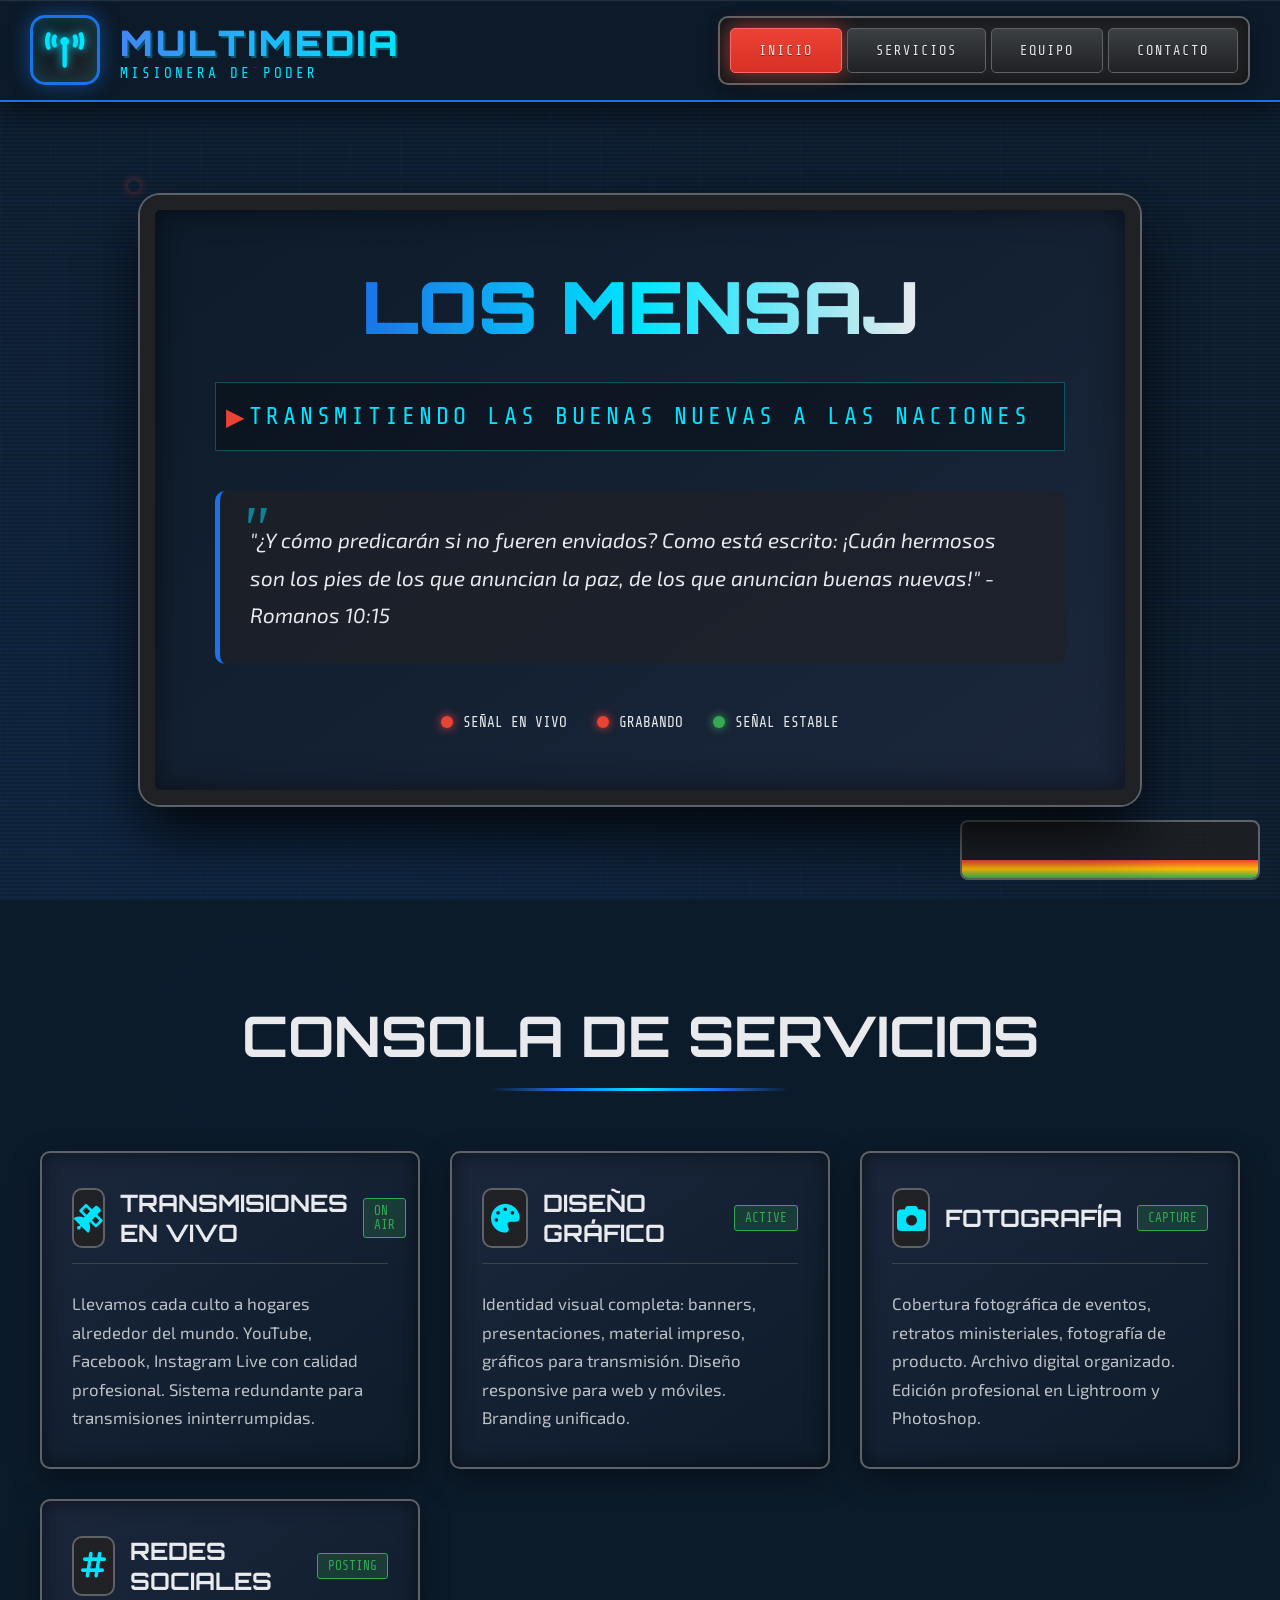
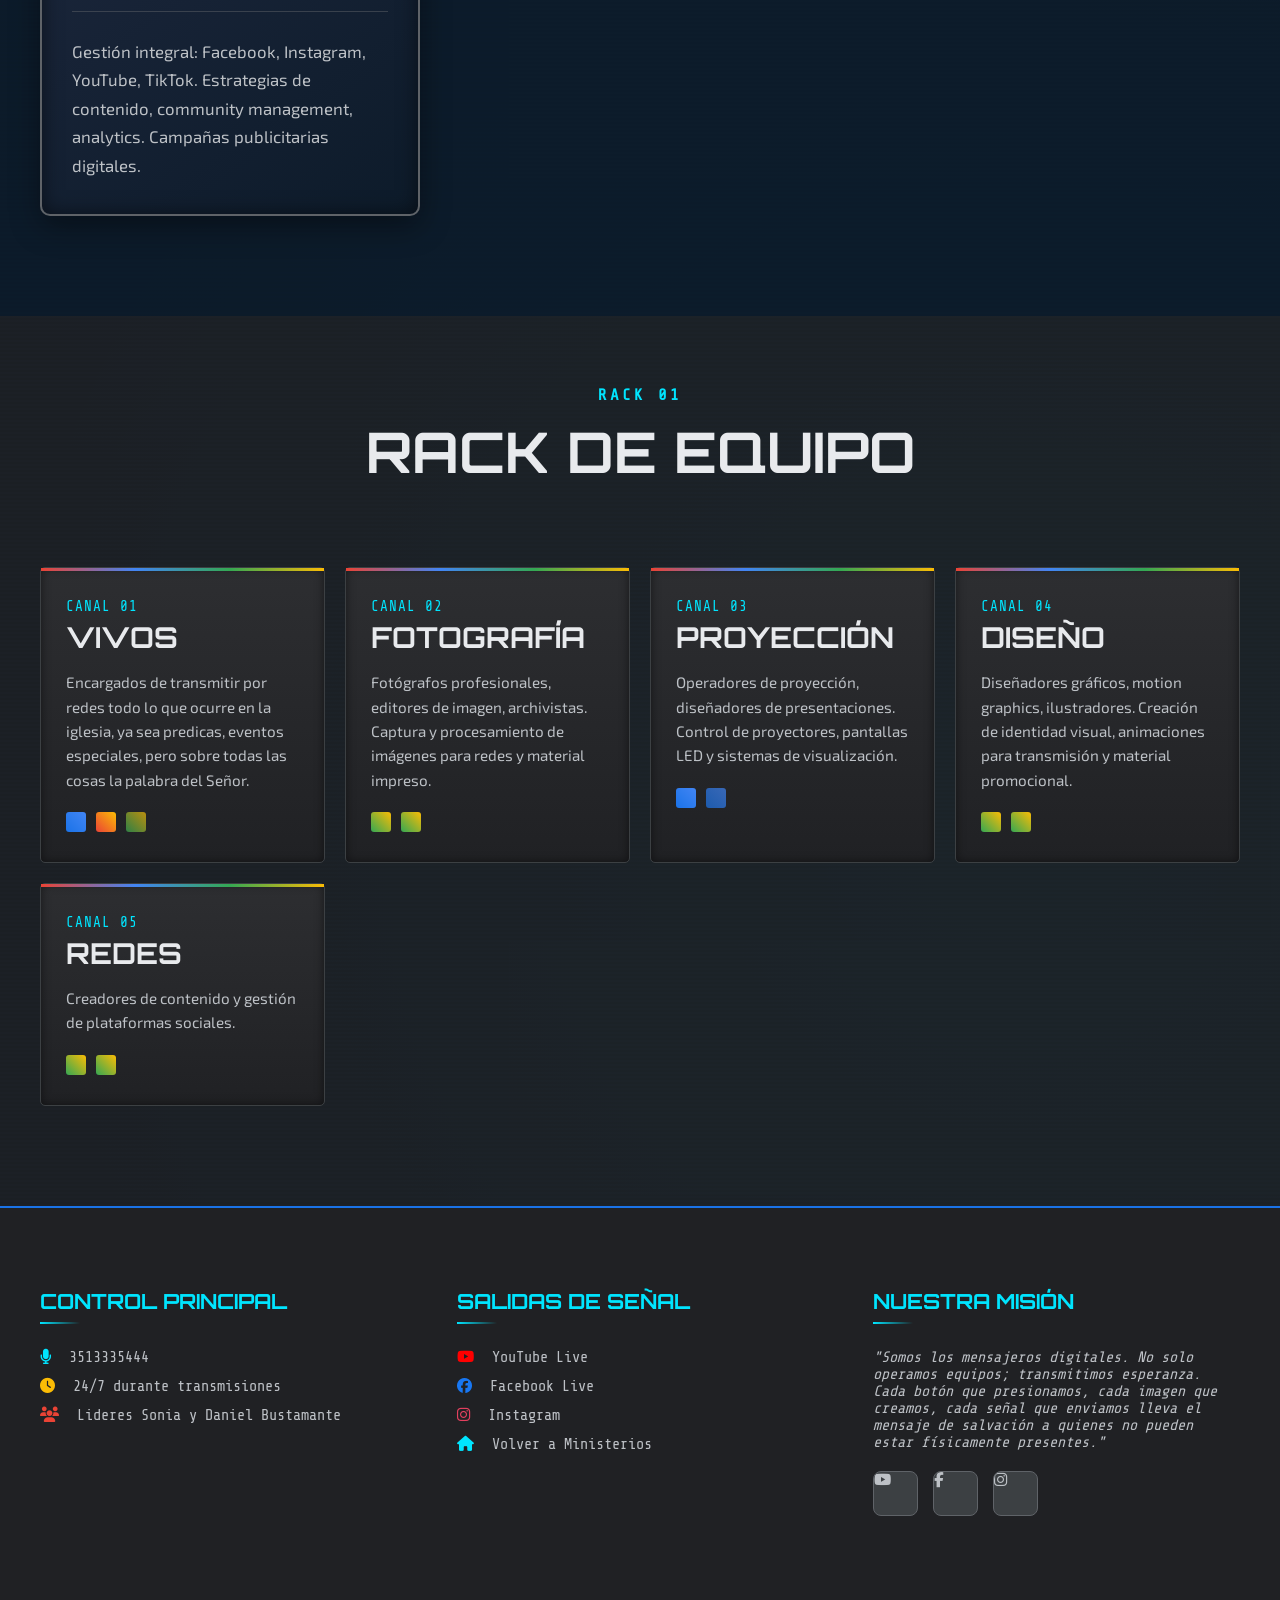
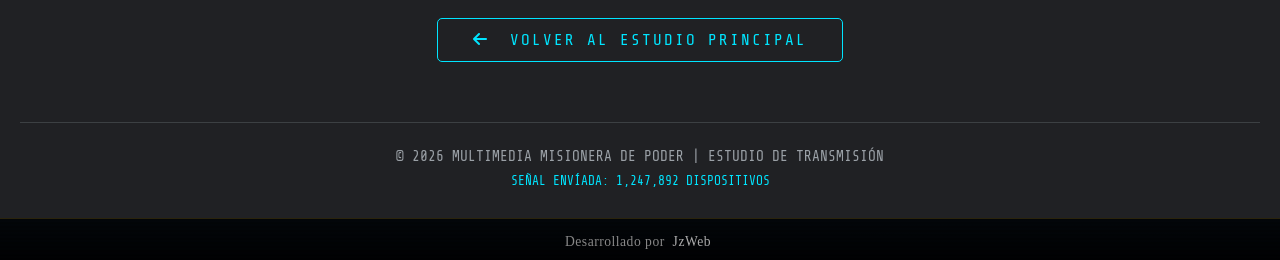
<file: ministerios/ministerio-multimedia.html>
<!DOCTYPE html>
<html lang="es">
<head>
    <meta charset="UTF-8">
    <meta name="viewport" content="width=device-width, initial-scale=1.0">
    <meta name="description" content="Multimedia Misionera de Poder - Los mensajeros digitales del Evangelio. Producción, transmisiones en vivo, diseño y contenido digital.">
    <title>MULTIMEDIA MISIONERA DE PODER | Los Mensajeros Digitales</title>
    <link href="https://fonts.googleapis.com/css2?family=Orbitron:wght@400;500;700;900&family=Exo+2:wght@300;400;600;700&family=Share+Tech+Mono&display=swap" rel="stylesheet">
    <link rel="stylesheet" href="https://cdnjs.cloudflare.com/ajax/libs/font-awesome/6.4.0/css/all.min.css">
    <style>
        /* ============================================
           ESTILO MULTIMEDIA ÚNICO - INTERFAZ DE CONTROL
           ============================================ */
        
        :root {
            /* Paleta multimedia profesional */
            --azul-senal: #1A73E8;    /* Azul señal de video */
            --azul-pantalla: #4285F4;  /* Azul pantalla encendida */
            --azul-oscuro: #0D1B2A;    /* Fondo de control */
            --azul-neon: #00E5FF;      /* Neon de equipos */
            --rojo-rec: #EA4335;       /* Rojo de grabación */
            --verde-live: #34A853;     /* Verde de transmisión en vivo */
            --amarillo-play: #FBBC05;  /* Amarillo de reproducción */
            --blanco-pantalla: #E8EAED;/* Blanco de texto en pantalla */
            --gris-control: #5F6368;   /* Gris controles */
            --negro-equipo: #202124;   /* Negro de equipos */
        }
        
        /* RESET MULTIMEDIA */
        * {
            margin: 0;
            padding: 0;
            box-sizing: border-box;
        }
        
        body.multimedia-control {
            background-color: var(--azul-oscuro);
            color: var(--blanco-pantalla);
            font-family: 'Exo 2', sans-serif;
            overflow-x: hidden;
            position: relative;
            background-image: 
                radial-gradient(circle at 20% 30%, rgba(26, 115, 232, 0.1) 0%, transparent 40%),
                radial-gradient(circle at 80% 70%, rgba(0, 229, 255, 0.1) 0%, transparent 40%),
                repeating-linear-gradient(
                    0deg,
                    transparent,
                    transparent 2px,
                    rgba(66, 133, 244, 0.05) 2px,
                    rgba(66, 133, 244, 0.05) 4px
                );
        }
        
        /* ======================
           1. INTERFAZ DE CONTROL
           ====================== */
        .control-interface {
            position: fixed;
            top: 0;
            left: 0;
            width: 100%;
            height: 100%;
            z-index: -3;
            pointer-events: none;
        }
        
        /* Líneas de cuadrícula de control */
        .control-grid {
            position: absolute;
            width: 100%;
            height: 100%;
            background-image: 
                linear-gradient(to right, rgba(66, 133, 244, 0.1) 1px, transparent 1px),
                linear-gradient(to bottom, rgba(66, 133, 244, 0.1) 1px, transparent 1px);
            background-size: 50px 50px;
            opacity: 0.3;
        }
        
        /* Indicadores LED */
        .led-indicator {
            position: absolute;
            width: 12px;
            height: 12px;
            border-radius: 50%;
            box-shadow: 0 0 10px currentColor;
            animation: ledPulse 2s infinite alternate;
        }
        
        @keyframes ledPulse {
            0% { opacity: 0.3; }
            100% { opacity: 1; }
        }
        
        /* Medidor de audio */
        .audio-meter {
            position: absolute;
            right: 20px;
            bottom: 20px;
            width: 300px;
            height: 60px;
            background: rgba(32, 33, 36, 0.8);
            border: 2px solid var(--gris-control);
            border-radius: 8px;
            overflow: hidden;
        }
        
        .audio-levels {
            position: absolute;
            bottom: 0;
            left: 0;
            width: 100%;
            height: 0%;
            background: linear-gradient(to top, var(--verde-live), var(--amarillo-play), var(--rojo-rec));
            animation: audioMeter 3s infinite alternate;
        }
        
        @keyframes audioMeter {
            0%, 100% { height: 30%; }
            50% { height: 90%; }
        }
        
        /* ======================
           2. HEADER - PANEL DE CONTROL
           ====================== */
        .control-panel {
            position: fixed;
            top: 0;
            left: 0;
            width: 100%;
            z-index: 1000;
            padding: 15px 0;
            background: rgba(13, 27, 42, 0.95);
            backdrop-filter: blur(20px);
            border-bottom: 2px solid var(--azul-senal);
            box-shadow: 
                0 5px 30px rgba(0, 0, 0, 0.7),
                inset 0 1px 0 rgba(255, 255, 255, 0.1);
            transition: all 0.4s ease;
        }
        
        .panel-container {
            max-width: 1400px;
            margin: 0 auto;
            display: flex;
            justify-content: space-between;
            align-items: center;
            padding: 0 30px;
        }
        
        /* Logo con efecto de pantalla */
        .logo-screen {
            display: flex;
            align-items: center;
            gap: 20px;
            position: relative;
        }
        
        .screen-effect {
            width: 70px;
            height: 70px;
            background: linear-gradient(135deg, var(--azul-oscuro), var(--negro-equipo));
            border-radius: 15px;
            display: flex;
            align-items: center;
            justify-content: center;
            position: relative;
            overflow: hidden;
            border: 3px solid var(--azul-senal);
            box-shadow: 
                0 0 20px rgba(26, 115, 232, 0.5),
                inset 0 0 20px rgba(0, 229, 255, 0.2);
        }
        
        /* CORRECCIÓN DEL BUG DEL LOGO - Mantener la animación original */
        .screen-effect::before {
            content: '';
            position: absolute;
            top: 0;
            left: -100%;
            width: 100%;
            height: 100%;
            background: linear-gradient(
                90deg,
                transparent 0%,
                rgba(0, 229, 255, 0.1) 50%,
                transparent 100%
            );
            animation: screenScan 3s linear infinite;
        }
        
        @keyframes screenScan {
            0% { transform: translateX(-100%); }
            100% { transform: translateX(200%); }
        }
        
        .screen-effect i {
            font-size: 2.2rem;
            color: var(--azul-neon);
            text-shadow: 0 0 10px var(--azul-neon);
            position: relative;
            z-index: 2;
        }
        
        .logo-text-multimedia {
            font-family: 'Orbitron', sans-serif;
            font-weight: 900;
            font-size: 2.2rem;
            background: linear-gradient(to right, var(--azul-pantalla), var(--azul-neon));
            -webkit-background-clip: text;
            background-clip: text;
            color: transparent;
            letter-spacing: 3px;
            text-transform: uppercase;
            position: relative;
        }
        
        .logo-text-multimedia::after {
            content: 'MULTIMEDIA';
            position: absolute;
            top: 2px;
            left: 2px;
            color: rgba(0, 229, 255, 0.3);
            z-index: -1;
        }
        
        /* Botones tipo control de estudio */
        .control-buttons {
            display: flex;
            gap: 5px;
            background: var(--negro-equipo);
            padding: 10px;
            border-radius: 10px;
            border: 2px solid var(--gris-control);
            box-shadow: 
                inset 0 0 15px rgba(0, 0, 0, 0.5),
                0 5px 15px rgba(0, 0, 0, 0.3);
        }
        
        .control-btn {
            padding: 14px 28px;
            background: linear-gradient(to bottom, #3C4043, #202124);
            border: 1px solid #5F6368;
            color: var(--blanco-pantalla);
            font-family: 'Share Tech Mono', monospace;
            font-weight: 500;
            text-transform: uppercase;
            letter-spacing: 2px;
            cursor: pointer;
            position: relative;
            overflow: hidden;
            transition: all 0.2s ease;
            font-size: 0.85rem;
            border-radius: 5px;
            text-shadow: 0 1px 1px rgba(0, 0, 0, 0.5);
        }
        
        .control-btn:hover {
            background: linear-gradient(to bottom, #4285F4, #1A73E8);
            border-color: var(--azul-neon);
            box-shadow: 
                0 0 15px rgba(66, 133, 244, 0.4),
                inset 0 0 10px rgba(0, 229, 255, 0.2);
            transform: translateY(-2px);
        }
        
        .control-btn.active {
            background: linear-gradient(to bottom, #EA4335, #D93025);
            border-color: #FF6B6B;
            box-shadow: 0 0 20px rgba(234, 67, 53, 0.6);
        }
        
        /* ======================
           3. HERO - MONITOR PRINCIPAL
           ====================== */
        .main-monitor {
            min-height: 100vh;
            display: flex;
            align-items: center;
            justify-content: center;
            position: relative;
            padding: 150px 20px 50px;
            overflow: hidden;
        }
        
        .monitor-screen {
            max-width: 1000px;
            width: 90%;
            background: linear-gradient(145deg, #0D1B2A, #1B263B);
            border: 15px solid var(--negro-equipo);
            border-radius: 20px;
            padding: 60px;
            position: relative;
            box-shadow: 
                0 0 0 2px #5F6368,
                0 30px 60px rgba(0, 0, 0, 0.8),
                inset 0 0 30px rgba(0, 0, 0, 0.5);
        }
        
        .monitor-screen::before {
            content: '';
            position: absolute;
            top: -2px;
            left: -2px;
            right: -2px;
            bottom: -2px;
            background: linear-gradient(45deg, 
                var(--azul-senal), 
                var(--azul-neon), 
                var(--verde-live),
                var(--rojo-rec));
            border-radius: 22px;
            z-index: -1;
            opacity: 0.3;
            filter: blur(10px);
        }
        
        .screen-title {
            font-family: 'Orbitron', sans-serif;
            font-weight: 900;
            font-size: 4.5rem;
            text-align: center;
            margin-bottom: 30px;
            position: relative;
            line-height: 1;
        }
        
        .title-signal {
            background: linear-gradient(
                90deg,
                var(--azul-senal) 0%,
                var(--azul-neon) 25%,
                var(--blanco-pantalla) 50%,
                var(--verde-live) 75%,
                var(--amarillo-play) 100%
            );
            -webkit-background-clip: text;
            background-clip: text;
            color: transparent;
            background-size: 200% 100%;
            animation: signalScan 6s linear infinite;
            position: relative;
        }
        
        @keyframes signalScan {
            0% { background-position: 200% 0; }
            100% { background-position: -200% 0; }
        }
        
        .screen-subtitle {
            font-family: 'Share Tech Mono', monospace;
            font-size: 1.5rem;
            text-align: center;
            margin: 40px 0;
            color: var(--azul-neon);
            letter-spacing: 4px;
            text-transform: uppercase;
            position: relative;
            padding: 20px;
            border: 1px solid rgba(0, 229, 255, 0.3);
            background: rgba(0, 0, 0, 0.3);
        }
        
        .screen-subtitle::before {
            content: '▶';
            position: absolute;
            left: 10px;
            color: var(--rojo-rec);
            animation: blinkRec 1s infinite;
        }
        
        @keyframes blinkRec {
            0%, 50% { opacity: 1; }
            51%, 100% { opacity: 0; }
        }
        
        .screen-verse {
            font-size: 1.3rem;
            line-height: 1.8;
            color: var(--blanco-pantalla);
            padding: 30px;
            background: rgba(32, 33, 36, 0.6);
            border-radius: 10px;
            border-left: 5px solid var(--azul-senal);
            margin: 40px 0;
            font-style: italic;
            position: relative;
        }
        
        .screen-verse::before {
            content: '"';
            position: absolute;
            top: -20px;
            left: 20px;
            font-size: 4rem;
            color: var(--azul-neon);
            font-family: serif;
            opacity: 0.5;
        }
        
        /* Indicadores de estado */
        .status-indicators {
            display: flex;
            justify-content: center;
            gap: 30px;
            margin-top: 50px;
        }
        
        .status-indicator {
            display: flex;
            align-items: center;
            gap: 10px;
            font-family: 'Share Tech Mono', monospace;
            font-size: 0.9rem;
        }
        
        .status-dot {
            width: 12px;
            height: 12px;
            border-radius: 50%;
        }
        
        .live-dot { background: var(--rojo-rec); box-shadow: 0 0 10px var(--rojo-rec); animation: pulseRed 1s infinite; }
        .rec-dot { background: var(--rojo-rec); box-shadow: 0 0 10px var(--rojo-rec); }
        .signal-dot { background: var(--verde-live); box-shadow: 0 0 10px var(--verde-live); animation: pulseGreen 2s infinite; }
        
        @keyframes pulseRed {
            0%, 100% { opacity: 1; }
            50% { opacity: 0.5; }
        }
        
        @keyframes pulseGreen {
            0%, 100% { opacity: 0.7; }
            50% { opacity: 1; }
        }
        
        /* ======================
           4. CONSOLA DE SERVICIOS
           ====================== */
        .services-console {
            padding: 100px 20px;
            position: relative;
            background: rgba(13, 27, 42, 0.9);
        }
        
        .console-title {
            font-family: 'Orbitron', sans-serif;
            font-size: 3.5rem;
            text-align: center;
            margin-bottom: 80px;
            text-transform: uppercase;
            position: relative;
            color: var(--blanco-pantalla);
        }
        
        .console-title::after {
            content: '';
            position: absolute;
            bottom: -20px;
            left: 50%;
            transform: translateX(-50%);
            width: 300px;
            height: 3px;
            background: linear-gradient(90deg, 
                transparent, 
                var(--azul-senal), 
                var(--azul-neon), 
                var(--azul-senal), 
                transparent);
        }
        
        /* Grid de módulos de control */
        .console-grid {
            display: grid;
            grid-template-columns: repeat(auto-fit, minmax(350px, 1fr));
            gap: 30px;
            max-width: 1200px;
            margin: 0 auto;
        }
        
        .console-module {
            background: linear-gradient(145deg, #1B263B, #0D1B2A);
            border-radius: 10px;
            padding: 35px 30px;
            position: relative;
            border: 2px solid var(--gris-control);
            transition: all 0.3s ease;
            box-shadow: 
                inset 0 0 20px rgba(0, 0, 0, 0.5),
                0 10px 30px rgba(0, 0, 0, 0.4);
        }
        
        .console-module:hover {
            border-color: var(--azul-neon);
            transform: translateY(-5px);
            box-shadow: 
                inset 0 0 30px rgba(0, 229, 255, 0.1),
                0 15px 40px rgba(0, 229, 255, 0.2);
        }
        
        .module-header {
            display: flex;
            align-items: center;
            gap: 15px;
            margin-bottom: 25px;
            padding-bottom: 15px;
            border-bottom: 1px solid rgba(95, 99, 104, 0.5);
        }
        
        .module-icon {
            width: 60px;
            height: 60px;
            background: var(--negro-equipo);
            border-radius: 10px;
            display: flex;
            align-items: center;
            justify-content: center;
            font-size: 1.8rem;
            color: var(--azul-neon);
            border: 2px solid var(--gris-control);
        }
        
        .console-module:hover .module-icon {
            border-color: var(--azul-neon);
            box-shadow: 0 0 15px rgba(0, 229, 255, 0.5);
        }
        
        .module-title {
            font-family: 'Orbitron', sans-serif;
            font-size: 1.5rem;
            color: var(--blanco-pantalla);
        }
        
        .module-status {
            font-family: 'Share Tech Mono', monospace;
            font-size: 0.8rem;
            color: var(--verde-live);
            margin-left: auto;
            padding: 5px 10px;
            background: rgba(52, 168, 83, 0.2);
            border-radius: 3px;
            border: 1px solid var(--verde-live);
        }
        
        .module-description {
            color: #BDC1C6;
            line-height: 1.7;
            font-size: 1.05rem;
        }
        
        /* ======================
           5. RACK DE EQUIPO
           ====================== */
        .equipment-rack {
            padding: 100px 20px;
            background: rgba(32, 33, 36, 0.8);
        }
        
        .rack-title {
            font-family: 'Orbitron', sans-serif;
            font-size: 3.5rem;
            text-align: center;
            margin-bottom: 80px;
            text-transform: uppercase;
            color: var(--blanco-pantalla);
            position: relative;
        }
        
        .rack-title::before {
            content: 'RACK 01';
            position: absolute;
            top: -30px;
            left: 50%;
            transform: translateX(-50%);
            font-family: 'Share Tech Mono', monospace;
            font-size: 1rem;
            color: var(--azul-neon);
            letter-spacing: 3px;
        }
        
        .rack-grid {
            display: grid;
            grid-template-columns: repeat(auto-fit, minmax(250px, 1fr));
            gap: 20px;
            max-width: 1200px;
            margin: 0 auto;
        }
        
        .rack-unit {
            background: linear-gradient(to bottom, #2D2E31, #202124);
            border-radius: 5px;
            padding: 30px 25px;
            border: 1px solid #3C4043;
            position: relative;
            transition: all 0.3s ease;
            box-shadow: inset 0 0 10px rgba(0, 0, 0, 0.5);
        }
        
        .rack-unit::before {
            content: '';
            position: absolute;
            top: 0;
            left: 0;
            right: 0;
            height: 3px;
            background: linear-gradient(90deg, #EA4335, #4285F4, #34A853, #FBBC05);
        }
        
        .rack-unit:hover {
            transform: translateY(-5px);
            border-color: var(--azul-neon);
            box-shadow: 
                inset 0 0 20px rgba(0, 229, 255, 0.1),
                0 10px 30px rgba(0, 229, 255, 0.2);
        }
        
        .unit-label {
            font-family: 'Share Tech Mono', monospace;
            font-size: 0.9rem;
            color: var(--azul-neon);
            margin-bottom: 5px;
            letter-spacing: 1px;
        }
        
        .unit-title {
            font-family: 'Orbitron', sans-serif;
            font-size: 1.8rem;
            color: var(--blanco-pantalla);
            margin-bottom: 15px;
        }
        
        .unit-description {
            color: #BDC1C6;
            font-size: 0.95rem;
            line-height: 1.6;
        }
        
        /* Indicadores de puerto */
        .unit-ports {
            display: flex;
            gap: 10px;
            margin-top: 20px;
        }
        
        .port {
            width: 20px;
            height: 20px;
            border-radius: 3px;
            background: #5F6368;
            position: relative;
        }
        
        .port.hdmi { background: linear-gradient(45deg, #1A73E8, #4285F4); }
        .port.usb { background: linear-gradient(45deg, #34A853, #FBBC05); }
        .port.xlr { background: linear-gradient(45deg, #EA4335, #FBBC05); }
        
        /* ======================
           6. FOOTER - PANEL DE CONTROL
           ====================== */
        .control-footer {
            background: var(--negro-equipo);
            padding: 80px 20px 30px;
            border-top: 2px solid var(--azul-senal);
            position: relative;
            overflow: hidden;
        }
        
        .footer-panel {
            max-width: 1200px;
            margin: 0 auto;
            display: grid;
            grid-template-columns: repeat(auto-fit, minmax(250px, 1fr));
            gap: 50px;
        }
        
        .panel-column h4 {
            font-family: 'Orbitron', sans-serif;
            font-size: 1.3rem;
            margin-bottom: 25px;
            color: var(--azul-neon);
            position: relative;
            padding-bottom: 10px;
        }
        
        .panel-column h4::after {
            content: '';
            position: absolute;
            bottom: 0;
            left: 0;
            width: 40px;
            height: 2px;
            background: linear-gradient(90deg, var(--azul-neon), transparent);
        }
        
        .panel-column p, .panel-column a {
            color: #BDC1C6;
            margin-bottom: 12px;
            display: block;
            text-decoration: none;
            transition: all 0.3s ease;
            font-family: 'Share Tech Mono', monospace;
            font-size: 0.95rem;
        }
        
        .panel-column a:hover {
            color: var(--azul-neon);
            transform: translateX(5px);
        }
        
        /* Controles sociales */
        .social-controls {
            display: flex;
            gap: 15px;
            margin-top: 20px;
        }
        
        .social-control {
            width: 45px;
            height: 45px;
            background: #3C4043;
            border-radius: 8px;
            display: flex;
            align-items: center;
            justify-content: center;
            color: var(--blanco-pantalla);
            text-decoration: none;
            transition: all 0.3s ease;
            border: 1px solid #5F6368;
            font-size: 1.2rem;
            position: relative;
            overflow: hidden;
        }
        
        .social-control:hover {
            background: var(--azul-senal);
            border-color: var(--azul-neon);
            transform: translateY(-3px);
            box-shadow: 0 5px 15px rgba(26, 115, 232, 0.4);
        }
        
        .social-control::before {
            content: '';
            position: absolute;
            top: 0;
            left: -100%;
            width: 100%;
            height: 100%;
            background: linear-gradient(90deg, transparent, rgba(255, 255, 255, 0.2), transparent);
            transition: left 0.5s ease;
        }
        
        .social-control:hover::before {
            left: 100%;
        }
        
        .back-to-studio {
            display: inline-block;
            margin-top: 40px;
            padding: 12px 35px;
            background: transparent;
            color: var(--azul-neon);
            text-decoration: none;
            border-radius: 5px;
            font-family: 'Share Tech Mono', monospace;
            font-weight: 500;
            border: 1px solid var(--azul-neon);
            transition: all 0.3s ease;
            letter-spacing: 2px;
        }
        
        .back-to-studio:hover {
            background: rgba(0, 229, 255, 0.1);
            transform: translateY(-3px);
            box-shadow: 0 5px 20px rgba(0, 229, 255, 0.3);
        }
        
        .copyright-studio {
            text-align: center;
            margin-top: 60px;
            padding-top: 25px;
            border-top: 1px solid #3C4043;
            color: #9AA0A6;
            font-size: 0.9rem;
            font-family: 'Share Tech Mono', monospace;
        }
        
        /* ============================================
           ESTILOS RESPONSIVE - MENÚ HAMBURGUESA
           ============================================ */
        
        /* Ocultar botones de control en móviles */
        @media (max-width: 992px) {
            .control-buttons {
                display: none;
                position: absolute;
                top: 100%;
                left: 0;
                width: 100%;
                flex-direction: column;
                background: rgba(13, 27, 42, 0.98);
                backdrop-filter: blur(20px);
                padding: 20px;
                border-top: 2px solid var(--azul-senal);
                box-shadow: 0 10px 30px rgba(0, 0, 0, 0.8);
                z-index: 1001;
            }
            
            .control-buttons.active {
                display: flex;
            }
            
            .control-btn {
                width: 100%;
                text-align: center;
                padding: 18px;
                margin: 5px 0;
                border-radius: 8px;
            }
            
            /* Botón hamburguesa - CORRECCIÓN: Hacerlo visible */
            .hamburger-menu {
                display: flex;
                flex-direction: column;
                justify-content: space-between;
                width: 30px;
                height: 24px;
                cursor: pointer;
                z-index: 1002;
                position: relative;
            }
            
            .hamburger-line {
                width: 100%;
                height: 3px;
                background: var(--azul-neon);
                border-radius: 2px;
                transition: all 0.3s ease;
                box-shadow: 0 0 5px var(--azul-neon);
            }
            
            .hamburger-menu.active .hamburger-line:nth-child(1) {
                transform: rotate(45deg) translate(6px, 6px);
            }
            
            .hamburger-menu.active .hamburger-line:nth-child(2) {
                opacity: 0;
            }
            
            .hamburger-menu.active .hamburger-line:nth-child(3) {
                transform: rotate(-45deg) translate(7px, -6px);
            }
            
            /* Mostrar el botón hamburguesa en móviles */
            .hamburger-container {
                display: block !important;
            }
        }
        
        /* Ocultar hamburguesa en desktop */
        .hamburger-container {
            display: none;
        }
        
        /* ============================================
           AJUSTES RESPONSIVE GENERALES
           ============================================ */
        
        @media (max-width: 1200px) {
            .monitor-screen {
                max-width: 90%;
                padding: 50px 40px;
            }
            
            .screen-title {
                font-size: 4rem;
            }
            
            .console-grid, .rack-grid {
                grid-template-columns: repeat(auto-fit, minmax(300px, 1fr));
            }
        }
        
        @media (max-width: 992px) {
            .panel-container {
                padding: 0 20px;
            }
            
            .monitor-screen {
                padding: 40px 30px;
                margin-top: 20px;
            }
            
            .screen-title {
                font-size: 3.2rem;
            }
            
            .screen-subtitle {
                font-size: 1.3rem;
                letter-spacing: 2px;
                padding: 15px;
            }
            
            .screen-verse {
                font-size: 1.1rem;
                padding: 20px;
            }
            
            .console-title, .rack-title {
                font-size: 2.8rem;
                margin-bottom: 60px;
            }
            
            .status-indicators {
                flex-wrap: wrap;
                gap: 20px;
                justify-content: center;
            }
            
            .footer-panel {
                gap: 40px;
            }
        }
        
        @media (max-width: 768px) {
            .panel-container {
                padding: 0 15px;
            }
            
            .logo-text-multimedia {
                font-size: 1.8rem;
            }
            
            .screen-effect {
                width: 60px;
                height: 60px;
            }
            
            .screen-effect i {
                font-size: 1.8rem;
            }
            
            .monitor-screen {
                padding: 30px 20px;
                border-width: 10px;
            }
            
            .screen-title {
                font-size: 2.5rem;
            }
            
            .screen-subtitle {
                font-size: 1.1rem;
                letter-spacing: 1px;
                padding: 12px;
                margin: 25px 0;
            }
            
            .screen-verse {
                font-size: 1rem;
                padding: 15px;
                margin: 25px 0;
            }
            
            .screen-verse::before {
                font-size: 3rem;
                top: -15px;
            }
            
            .console-title, .rack-title {
                font-size: 2.2rem;
                margin-bottom: 50px;
            }
            
            .console-grid, .rack-grid {
                grid-template-columns: 1fr;
                gap: 25px;
            }
            
            .console-module, .rack-unit {
                padding: 25px 20px;
            }
            
            .module-icon {
                width: 50px;
                height: 50px;
                font-size: 1.5rem;
            }
            
            .module-title {
                font-size: 1.3rem;
            }
            
            .unit-title {
                font-size: 1.5rem;
            }
            
            .footer-panel {
                grid-template-columns: 1fr;
                gap: 30px;
            }
            
            .panel-column {
                text-align: center;
            }
            
            .panel-column h4::after {
                left: 50%;
                transform: translateX(-50%);
            }
            
            .social-controls {
                justify-content: center;
            }
            
            .audio-meter {
                width: 200px;
                height: 40px;
                right: 10px;
                bottom: 10px;
            }
        }
        
        @media (max-width: 576px) {
            .main-monitor {
                padding: 120px 15px 40px;
            }
            
            .monitor-screen {
                padding: 25px 15px;
                border-width: 8px;
            }
            
            .screen-title {
                font-size: 2rem;
            }
            
            .screen-subtitle {
                font-size: 0.9rem;
                letter-spacing: 1px;
                padding: 10px;
            }
            
            .screen-verse {
                font-size: 0.9rem;
                padding: 12px;
            }
            
            .console-title, .rack-title {
                font-size: 1.8rem;
                margin-bottom: 40px;
            }
            
            .console-module, .rack-unit {
                padding: 20px 15px;
            }
            
            .module-header {
                flex-wrap: wrap;
                gap: 10px;
            }
            
            .module-status {
                margin-left: 0;
                margin-top: 10px;
            }
            
            .control-footer {
                padding: 60px 15px 20px;
            }
            
            .back-to-studio {
                padding: 10px 25px;
                font-size: 0.9rem;
            }
            
            .copyright-studio {
                font-size: 0.8rem;
            }
            
            /* Ajustar posición de LEDs */
            .led-indicator {
                width: 8px;
                height: 8px;
            }
            
            .led-indicator:nth-child(2) {
                right: 5%;
            }
            
            .led-indicator:nth-child(3) {
                left: 10%;
            }
        }
        
        /* Para tablets en orientación vertical */
        @media (min-width: 577px) and (max-width: 768px) and (orientation: portrait) {
            .console-grid, .rack-grid {
                grid-template-columns: repeat(2, 1fr);
            }
            
            .footer-panel {
                grid-template-columns: repeat(2, 1fr);
            }
        }
        
        /* Para tablets en orientación horizontal */
        @media (min-width: 769px) and (max-width: 1024px) and (orientation: landscape) {
            .monitor-screen {
                max-width: 95%;
            }
            
            .screen-title {
                font-size: 3.5rem;
            }
        }
        
        /* Ajustes para pantallas muy altas */
        @media (min-height: 1000px) {
            .main-monitor {
                min-height: 80vh;
            }
        }
        
        /* Ajustes para pantallas pequeñas en altura */
        @media (max-height: 600px) {
            .main-monitor {
                min-height: 120vh;
            }
            
            .monitor-screen {
                margin: 40px 0;
            }
        }
        
        /* Mejoras de tacto para móviles */
        @media (hover: none) and (pointer: coarse) {
            .control-btn, .social-control, .back-to-studio {
                min-height: 44px; /* Tamaño mínimo para toques */
                min-width: 44px;
            }
            
            .console-module, .rack-unit {
                cursor: default;
            }
            
            /* Reducir efectos hover en móvil */
            .console-module:hover, .rack-unit:hover,
            .control-btn:hover, .social-control:hover,
            .back-to-studio:hover {
                transform: none;
            }
        }
        
        /* Mantener animaciones en todos los dispositivos */
        @media (prefers-reduced-motion: reduce) {
            * {
                animation-duration: 0.01ms !important;
                animation-iteration-count: 1 !important;
                transition-duration: 0.01ms !important;
            }
        }

        /* ================== CRÉDITO DEL DESARROLLADOR ================== */
        .developer-credit {
            text-align: center;
            padding: 15px 0 10px;
            background: linear-gradient(to top, rgba(0,0,0,0.95), rgba(0,0,0,0.8));
            border-top: 1px solid rgba(212, 175, 55, 0.2);
            font-size: 0.85rem;
            letter-spacing: 0.5px;
            position: relative;
            z-index: 10;
        }

        .developer-credit p {
            margin: 0;
            color: #888;
            font-family: 'Playfair Display', serif;
            transition: color 0.3s ease;
        }

        .developer-credit a {
            color: #aaa;
            text-decoration: none;
            font-weight: 500;
            position: relative;
            transition: all 0.3s ease;
            padding: 2px 4px;
        }

        .developer-credit a::before {
            content: '';
            position: absolute;
            bottom: -2px;
            left: 0;
            width: 0;
            height: 1px;
            background: linear-gradient(90deg, var(--gold), var(--gold-light));
            transition: width 0.3s ease;
        }

        .developer-credit a:hover {
            color: var(--gold-light);
            text-shadow: 0 0 8px rgba(212, 175, 55, 0.3);
        }

        .developer-credit a:hover::before {
            width: 100%;
        }

        /* Animación sutil al cargar */
        @keyframes creditFadeIn {
            from {
                opacity: 0;
                transform: translateY(10px);
            }
            to {
                opacity: 1;
                transform: translateY(0);
            }
        }

        .developer-credit {
            animation: creditFadeIn 0.8s ease 0.5s both;
        }

        /* Responsive */
        @media (max-width: 768px) {
            .developer-credit {
                padding: 12px 0 8px;
                font-size: 0.75rem;
            }
        }
    </style>
</head>
<body class="multimedia-control">
    <!-- Interfaz de control de estudio -->
    <div class="control-interface">
        <div class="control-grid"></div>
        <div class="led-indicator" style="top: 20%; left: 10%; color: var(--rojo-rec);"></div>
        <div class="led-indicator" style="top: 40%; right: 15%; color: var(--verde-live);"></div>
        <div class="led-indicator" style="top: 70%; left: 20%; color: var(--azul-neon);"></div>
        <div class="audio-meter">
            <div class="audio-levels"></div>
        </div>
    </div>
    
    <!-- Panel de control superior -->
    <header class="control-panel">
        <div class="panel-container">
            <div class="logo-screen">
                <div class="screen-effect">
                    <i class="fas fa-broadcast-tower"></i>
                </div>
                <div>
                    <div class="logo-text-multimedia">MULTIMEDIA</div>
                    <div style="font-family: 'Share Tech Mono', monospace; color: var(--azul-neon); font-size: 0.9rem; letter-spacing: 3px;">
                        MISIONERA DE PODER
                    </div>
                </div>
            </div>
            
            <!-- Botón hamburguesa para móviles - CORREGIDO -->
            <div class="hamburger-container">
                <div class="hamburger-menu" id="hamburgerBtn" aria-label="Menú de navegación">
                    <span class="hamburger-line"></span>
                    <span class="hamburger-line"></span>
                    <span class="hamburger-line"></span>
                </div>
            </div>
            
            <nav class="control-buttons" aria-label="Panel de control">
                <button class="control-btn" data-scroll="inicio">INICIO</button>
                <button class="control-btn" data-scroll="servicios">SERVICIOS</button>
                <button class="control-btn active" data-scroll="equipo">EQUIPO</button>
                <button class="control-btn" data-scroll="contacto">CONTACTO</button>
            </nav>
        </div>
    </header>
    
    <!-- Monitor principal -->
    <section class="main-monitor" id="inicio">
        <div class="monitor-screen">
            <h1 class="screen-title">
                <span class="title-signal">LOS MENSAJEROS DIGITALES</span>
            </h1>
            
            <div class="screen-subtitle">
                TRANSMITIENDO LAS BUENAS NUEVAS A LAS NACIONES
            </div>
            
            <div class="screen-verse">
                "¿Y cómo predicarán si no fueren enviados? Como está escrito: ¡Cuán hermosos son los pies de los que anuncian la paz, de los que anuncian buenas nuevas!" - Romanos 10:15
            </div>
            
            <div class="status-indicators">
                <div class="status-indicator">
                    <div class="status-dot live-dot"></div>
                    <span>SEÑAL EN VIVO</span>
                </div>
                <div class="status-indicator">
                    <div class="status-dot rec-dot"></div>
                    <span>GRABANDO</span>
                </div>
                <div class="status-indicator">
                    <div class="status-dot signal-dot"></div>
                    <span>SEÑAL ESTABLE</span>
                </div>
            </div>
        </div>
    </section>
    
    <!-- Consola de servicios -->
    <section class="services-console" id="servicios">
        <h2 class="console-title">CONSOLA DE SERVICIOS</h2>
        
        <div class="console-grid">
            <!-- Módulo 1: Transmisiones en Vivo -->
            <div class="console-module">
                <div class="module-header">
                    <div class="module-icon">
                        <i class="fas fa-satellite"></i>
                    </div>
                    <h3 class="module-title">TRANSMISIONES EN VIVO</h3>
                    <span class="module-status">ON AIR</span>
                </div>
                <p class="module-description">
                    Llevamos cada culto a hogares alrededor del mundo. YouTube, Facebook, Instagram Live con calidad profesional. Sistema redundante para transmisiones ininterrumpidas.
                </p>
            </div>
            
            <!-- Módulo 2: Diseño Gráfico -->
            <div class="console-module">
                <div class="module-header">
                    <div class="module-icon">
                        <i class="fas fa-palette"></i>
                    </div>
                    <h3 class="module-title">DISEÑO GRÁFICO</h3>
                    <span class="module-status">ACTIVE</span>
                </div>
                <p class="module-description">
                    Identidad visual completa: banners, presentaciones, material impreso, gráficos para transmisión. Diseño responsive para web y móviles. Branding unificado.
                </p>
            </div>
            
            <!-- Módulo 3: Fotografía -->
            <div class="console-module">
                <div class="module-header">
                    <div class="module-icon">
                        <i class="fas fa-camera"></i>
                    </div>
                    <h3 class="module-title">FOTOGRAFÍA</h3>
                    <span class="module-status">CAPTURE</span>
                </div>
                <p class="module-description">
                    Cobertura fotográfica de eventos, retratos ministeriales, fotografía de producto. Archivo digital organizado. Edición profesional en Lightroom y Photoshop.
                </p>
            </div>
            
            <!-- Módulo 4: Redes Sociales -->
            <div class="console-module">
                <div class="module-header">
                    <div class="module-icon">
                        <i class="fas fa-hashtag"></i>
                    </div>
                    <h3 class="module-title">REDES SOCIALES</h3>
                    <span class="module-status">POSTING</span>
                </div>
                <p class="module-description">
                    Gestión integral: Facebook, Instagram, YouTube, TikTok. Estrategias de contenido, community management, analytics. Campañas publicitarias digitales.
                </p>
            </div>
        </div>
    </section>
    
    <!-- Rack de equipo -->
    <section class="equipment-rack" id="equipo">
        <h2 class="rack-title">RACK DE EQUIPO</h2>
        
        <div class="rack-grid">
            <!-- Unidad 1: VIVOS -->
            <div class="rack-unit">
                <div class="unit-label">CANAL 01</div>
                <h3 class="unit-title">VIVOS</h3>
                <p class="unit-description">
                    Encargados de transmitir por redes todo lo que ocurre en la iglesia, ya sea predicas, eventos especiales, pero sobre todas las cosas la palabra del Señor.
                </p>
                <div class="unit-ports">
                    <div class="port hdmi" title="Video HD"></div>
                    <div class="port xlr" title="Audio Profesional"></div>
                    <div class="port usb" title="Control"></div>
                </div>
            </div>
            
            <!-- Unidad 2: FOTOGRAFÍA -->
            <div class="rack-unit">
                <div class="unit-label">CANAL 02</div>
                <h3 class="unit-title">FOTOGRAFÍA</h3>
                <p class="unit-description">
                    Fotógrafos profesionales, editores de imagen, archivistas. Captura y procesamiento de imágenes para redes y material impreso.
                </p>
                <div class="unit-ports">
                    <div class="port usb" title="Transferencia"></div>
                    <div class="port usb" title="Almacenamiento"></div>
                </div>
            </div>
            
            <!-- Unidad 3: PROYECCIÓN -->
            <div class="rack-unit">
                <div class="unit-label">CANAL 03</div>
                <h3 class="unit-title">PROYECCIÓN</h3>
                <p class="unit-description">
                    Operadores de proyección, diseñadores de presentaciones. Control de proyectores, pantallas LED y sistemas de visualización.
                </p>
                <div class="unit-ports">
                    <div class="port hdmi" title="Video"></div>
                    <div class="port hdmi" title="Backup"></div>
                </div>
            </div>
            
            <!-- Unidad 4: DISEÑO -->
            <div class="rack-unit">
                <div class="unit-label">CANAL 04</div>
                <h3 class="unit-title">DISEÑO</h3>
                <p class="unit-description">
                    Diseñadores gráficos, motion graphics, ilustradores. Creación de identidad visual, animaciones para transmisión y material promocional.
                </p>
                <div class="unit-ports">
                    <div class="port usb" title="Diseño"></div>
                    <div class="port usb" title="Render"></div>
                </div>
            </div>
            
            <!-- Unidad 5: REDES -->
            <div class="rack-unit">
                <div class="unit-label">CANAL 05</div>
                <h3 class="unit-title">REDES</h3>
                <p class="unit-description">
                    Creadores de contenido y gestión de plataformas sociales.
                </p>
                <div class="unit-ports">
                    <div class="port usb" title="Social"></div>
                    <div class="port usb" title="Analytics"></div>
                </div>
            </div>
        </div>
    </section>
    
    <!-- Footer - Panel de control inferior -->
    <footer class="control-footer" id="contacto">
        <div class="footer-panel">
            <div class="panel-column">
                <h4>CONTROL PRINCIPAL</h4>
                <p><i class="fas fa-microphone" style="color: var(--azul-neon); margin-right: 10px;"></i> 3513335444</p>
                <p><i class="fas fa-clock" style="color: var(--amarillo-play); margin-right: 10px;"></i> 24/7 durante transmisiones</p>
                <p><i class="fas fa-users" style="color: var(--rojo-rec); margin-right: 10px;"></i> Lideres Sonia y Daniel Bustamante</p>
            </div>
            
            <div class="panel-column">
                <h4>SALIDAS DE SEÑAL</h4>
                <a href="https://www.youtube.com/@misioneradepoderiglesiamadre" target="_blank">
                    <i class="fab fa-youtube" style="color: #FF0000; margin-right: 10px;"></i> YouTube Live
                </a>
                <a href="https://www.facebook.com/Misioneradepoder.central/" target="_blank">
                    <i class="fab fa-facebook" style="color: #1877F2; margin-right: 10px;"></i> Facebook Live
                </a>
                <a href="https://www.instagram.com/mdp.iglesiamadre/" target="_blank">
                    <i class="fab fa-instagram" style="color: #E4405F; margin-right: 10px;"></i> Instagram
                </a>
                <a href="../index.html#ministerios">
                    <i class="fas fa-home" style="color: var(--azul-neon); margin-right: 10px;"></i> Volver a Ministerios
                </a>
            </div>
            
            <div class="panel-column">
                <h4>NUESTRA MISIÓN</h4>
                <p style="font-style: italic;">
                    "Somos los mensajeros digitales. No solo operamos equipos; transmitimos esperanza. Cada botón que presionamos, cada imagen que creamos, cada señal que enviamos lleva el mensaje de salvación a quienes no pueden estar físicamente presentes."
                </p>
                <div class="social-controls">
                    <a href="https://www.youtube.com/@misioneradepoderiglesiamadre" class="social-control" aria-label="YouTube">
                        <i class="fab fa-youtube"></i>
                    </a>
                    <a href="https://www.facebook.com/Misioneradepoder.central/" class="social-control" aria-label="Facebook">
                        <i class="fab fa-facebook-f"></i>
                    </a>
                    <a href="https://www.instagram.com/mdp.iglesiamadre/" class="social-control" aria-label="Instagram">
                        <i class="fab fa-instagram"></i>
                    </a>
                </div>
            </div>
        </div>
        
        <div style="text-align: center; margin-top: 50px;">
            <a href="../index.html#ministerios" class="back-to-studio">
                <i class="fas fa-arrow-left" style="margin-right: 10px;"></i>
                VOLVER AL ESTUDIO PRINCIPAL
            </a>
        </div>
        
        <div class="copyright-studio">
            <p>© 2026 MULTIMEDIA MISIONERA DE PODER | ESTUDIO DE TRANSMISIÓN</p>
            <p style="margin-top: 10px; color: var(--azul-neon); font-size: 0.8rem;">
                SEÑAL ENVÍADA: <span id="signal-counter">1,247,892</span> DISPOSITIVOS
            </p>
        </div>
    </footer>

    <!-- Crédito del desarrollador -->
    <div class="developer-credit">
        <p>Desarrollado por <a href="https://jzweb-digital.netlify.app/" target="_blank" rel="noopener noreferrer">JzWeb</a></p>
    </div>

    <script>
        // JavaScript para efectos de estudio de transmisión
        document.addEventListener('DOMContentLoaded', function() {
            // Efecto de scroll suave
            document.querySelectorAll('[data-scroll]').forEach(button => {
                button.addEventListener('click', function() {
                    const targetId = this.getAttribute('data-scroll');
                    const targetElement = document.getElementById(targetId);
                    
                    // Quitar clase active de todos los botones
                    document.querySelectorAll('.control-btn').forEach(btn => {
                        btn.classList.remove('active');
                    });
                    // Agregar active al botón clickeado
                    this.classList.add('active');
                    
                    if (targetElement) {
                        window.scrollTo({
                            top: targetElement.offsetTop - 80,
                            behavior: 'smooth'
                        });
                    }
                });
            });
            
            // Actualizar contador de señal (efecto visual)
            const signalCounter = document.getElementById('signal-counter');
            if (signalCounter) {
                let count = 1247892;
                setInterval(() => {
                    count += Math.floor(Math.random() * 100);
                    signalCounter.textContent = count.toLocaleString('es-AR');
                }, 3000);
            }
            
            // Efecto de parpadeo LED aleatorio
            const leds = document.querySelectorAll('.led-indicator');
            leds.forEach(led => {
                setInterval(() => {
                    const randomOpacity = Math.random() * 0.5 + 0.5;
                    led.style.opacity = randomOpacity;
                }, Math.random() * 1000 + 500);
            });
            
            // Simular nivel de audio
            const audioLevels = document.querySelector('.audio-levels');
            if (audioLevels) {
                setInterval(() => {
                    const randomHeight = Math.random() * 50 + 30;
                    audioLevels.style.height = `${randomHeight}%`;
                }, 300);
            }
            
            // Efecto de escritura en el título
            const title = document.querySelector('.title-signal');
            if (title) {
                const originalText = title.textContent;
                let chars = originalText.split('');
                let currentIndex = 0;
                
                function typeEffect() {
                    if (currentIndex < chars.length) {
                        title.textContent = originalText.substring(0, currentIndex + 1);
                        currentIndex++;
                        setTimeout(typeEffect, 50);
                    } else {
                        setTimeout(() => {
                            currentIndex = 0;
                            typeEffect();
                        }, 5000);
                    }
                }
                
                // Iniciar efecto después de 1 segundo
                setTimeout(typeEffect, 1000);
            }
            
            // Efecto hover en módulos con sonido (simulado)
            const modules = document.querySelectorAll('.console-module');
            modules.forEach(module => {
                module.addEventListener('mouseenter', function() {
                    this.style.boxShadow = 
                        'inset 0 0 40px rgba(0, 229, 255, 0.2), 0 20px 50px rgba(0, 229, 255, 0.3)';
                });
                
                module.addEventListener('mouseleave', function() {
                    this.style.boxShadow = 
                        'inset 0 0 20px rgba(0, 0, 0, 0.5), 0 10px 30px rgba(0, 0, 0, 0.4)';
                });
            });
            
            // Efecto de escaneo en tiempo real
            const scanEffect = document.querySelector('.screen-effect');
            if (scanEffect) {
                setInterval(() => {
                    scanEffect.style.animation = 'none';
                    setTimeout(() => {
                        scanEffect.style.animation = 'screenScan 3s linear infinite';
                    }, 10);
                }, 3000);
            }
            
            // Cambiar color de fondo según sección activa
            const sections = document.querySelectorAll('section');
            const header = document.querySelector('.control-panel');
            
            const observerOptions = {
                threshold: 0.3
            };
            
            const sectionObserver = new IntersectionObserver(function(entries) {
                entries.forEach(entry => {
                    if (entry.isIntersecting) {
                        const sectionId = entry.target.id;
                        const correspondingBtn = document.querySelector(`[data-scroll="${sectionId}"]`);
                        
                        if (correspondingBtn) {
                            document.querySelectorAll('.control-btn').forEach(btn => {
                                btn.classList.remove('active');
                            });
                            correspondingBtn.classList.add('active');
                        }
                    }
                });
            }, observerOptions);
            
            sections.forEach(section => {
                sectionObserver.observe(section);
            });
            
            // Efecto de carga para módulos y unidades
            const rackUnits = document.querySelectorAll('.rack-unit');
            const consoleModules = document.querySelectorAll('.console-module');
            
            const loadObserver = new IntersectionObserver(function(entries) {
                entries.forEach((entry, index) => {
                    if (entry.isIntersecting) {
                        setTimeout(() => {
                            entry.target.style.opacity = '1';
                            entry.target.style.transform = 'translateY(0)';
                        }, index * 100);
                    }
                });
            }, { threshold: 0.1 });
            
            // Aplicar animación de entrada
            [...rackUnits, ...consoleModules].forEach((el, index) => {
                el.style.opacity = '0';
                el.style.transform = 'translateY(20px)';
                el.style.transition = 'opacity 0.5s ease, transform 0.5s ease';
                loadObserver.observe(el);
            });
            
            // Simular conexión de puertos
            const ports = document.querySelectorAll('.port');
            ports.forEach(port => {
                setInterval(() => {
                    port.style.opacity = Math.random() > 0.5 ? '1' : '0.7';
                }, 1000 + Math.random() * 2000);
            });
            
            // Manejo del menú hamburguesa
            const hamburgerBtn = document.getElementById('hamburgerBtn');
            const controlButtons = document.querySelector('.control-buttons');
            const controlBtns = document.querySelectorAll('.control-btn');
            
            if (hamburgerBtn && controlButtons) {
                hamburgerBtn.addEventListener('click', function(e) {
                    e.stopPropagation();
                    this.classList.toggle('active');
                    controlButtons.classList.toggle('active');
                });
                
                // Cerrar menú al hacer clic en un botón
                controlBtns.forEach(btn => {
                    btn.addEventListener('click', function() {
                        hamburgerBtn.classList.remove('active');
                        controlButtons.classList.remove('active');
                    });
                });
                
                // Cerrar menú al hacer clic fuera
                document.addEventListener('click', function(e) {
                    if (!controlButtons.contains(e.target) && !hamburgerBtn.contains(e.target)) {
                        hamburgerBtn.classList.remove('active');
                        controlButtons.classList.remove('active');
                    }
                });
                
                // Prevenir cierre al hacer clic dentro del menú
                controlButtons.addEventListener('click', function(e) {
                    e.stopPropagation();
                });
            }
        });
    </script>
</body>
</html>
</file>
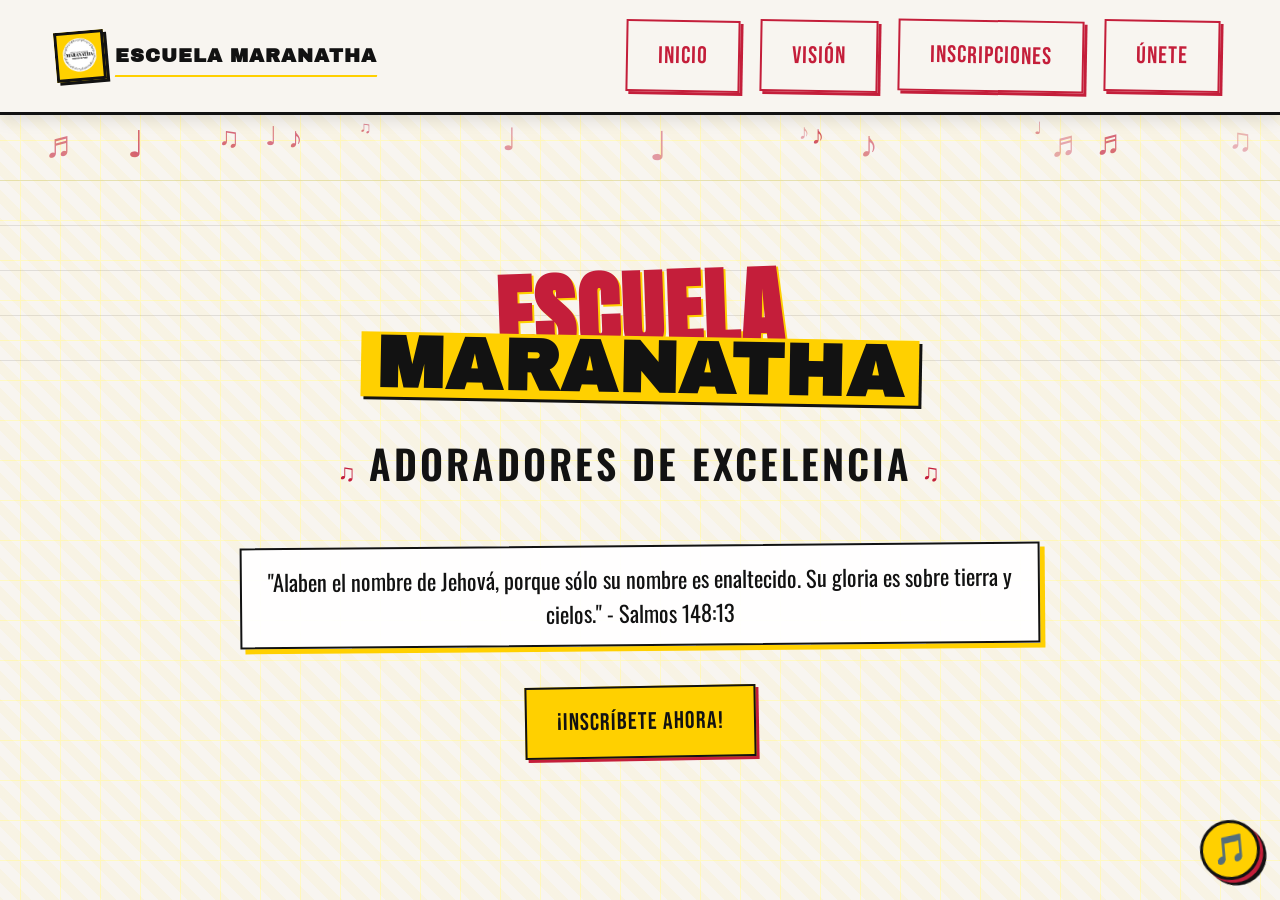
<file: ministerios/ministerio-musicos.html>
<!DOCTYPE html>
<html lang="es">
<head>
    <meta charset="UTF-8">
    <meta name="viewport" content="width=device-width, initial-scale=1.0, maximum-scale=1.0, user-scalable=no">
    <title>Escuela Maranatha | Misionera de Poder</title>
    <link rel="stylesheet" href="../styles.css">
    <link href="https://fonts.googleapis.com/css2?family=Anton&family=Archivo+Black&family=Bebas+Neue&family=Oswald:wght@300;400;600;700&family=Roboto+Condensed:wght@300;400;700&display=swap" rel="stylesheet">
    <link rel="stylesheet" href="https://cdnjs.cloudflare.com/ajax/libs/font-awesome/6.4.0/css/all.min.css">
    <style>
        /* ======================
           ESTILOS ESCUELA MARANATHA
           TEMÁTICA: PARTITURA VIVA
           ====================== */
        
        :root {
            --paper-white: #F8F5F0;
            --newsprint: #E8E3D8;
            --black-ink: #121212;
            --gold-vibrant: #FFD000;
            --gold-dark: #E6B400;
            --accent-red: #C41E3A;
            --grid-yellow: #FFF9C4;
        }
        
        /* ===== PANTALLA FIJA - SIN SCROLL GLOBAL ===== */
        html, body {
            height: 100% !important;
            width: 100% !important;
            margin: 0 !important;
            padding: 0 !important;
            overflow: hidden !important;
            position: fixed !important;
            top: 0 !important;
            left: 0 !important;
            right: 0 !important;
            bottom: 0 !important;
            transform: none !important;
        }
        
        body.musicos-page {
            background: var(--paper-white);
            color: var(--black-ink);
            font-family: 'Roboto Condensed', sans-serif;
            -webkit-tap-highlight-color: transparent;
            display: flex;
            flex-direction: column;
            background-image: 
                linear-gradient(var(--grid-yellow) 1px, transparent 1px),
                linear-gradient(90deg, var(--grid-yellow) 1px, transparent 1px);
            background-size: 40px 40px;
            background-position: -20px -20px;
        }
        
        /* ===== CONTENEDOR PRINCIPAL CON SCROLL INTERNO ===== */
        .musicos-scroll-container {
            flex: 1;
            overflow-y: auto !important;
            -webkit-overflow-scrolling: touch;
            height: 100%;
            width: 100%;
            position: relative;
        }
        
        /* Header estilo afiche musical - RESPONSIVE */
        .musicos-header {
            background: var(--paper-white);
            padding: 10px 0;
            position: sticky;
            top: 0;
            z-index: 1000;
            border-bottom: 3px solid var(--black-ink);
            box-shadow: 0 5px 15px rgba(0,0,0,0.1);
            flex-shrink: 0;
        }
        
        .musicos-nav-container {
            max-width: 1200px;
            margin: 0 auto;
            display: flex;
            justify-content: space-between;
            align-items: center;
            padding: 0 15px;
        }
        
        .musicos-logo-container {
            display: flex;
            align-items: center;
            gap: 10px;
        }
        
        .musicos-logo-img {
            width: 50px;
            height: 50px;
            object-fit: contain;
            border: 3px solid var(--black-ink);
            background: var(--gold-vibrant);
            padding: 3px;
            transform: rotate(-5deg);
            box-shadow: 3px 3px 0 var(--black-ink);
            transition: all 0.3s ease;
        }
        
        .musicos-logo-img:hover {
            transform: rotate(0deg) scale(1.1);
            box-shadow: 5px 5px 0 var(--accent-red);
        }
        
        .musicos-title-header {
            font-family: 'Archivo Black', sans-serif;
            font-size: 1.2rem;
            color: var(--black-ink);
            text-transform: uppercase;
            letter-spacing: 1px;
            position: relative;
            display: inline-block;
            white-space: nowrap;
        }
        
        .musicos-title-header::after {
            content: '';
            position: absolute;
            bottom: -5px;
            left: 0;
            width: 100%;
            height: 2px;
            background: var(--gold-vibrant);
            transform: skewX(-15deg);
        }
        
        /* Menú hamburguesa */
        .menu-toggle {
            display: none;
            background: none;
            border: none;
            font-size: 1.8rem;
            color: var(--black-ink);
            cursor: pointer;
            padding: 5px;
            z-index: 1001;
        }
        
        .menu-toggle i {
            transition: transform 0.3s ease;
        }
        
        .menu-toggle.active i {
            transform: rotate(90deg);
        }
        
        .nav-menu {
            display: flex;
            gap: 10px;
        }
        
        /* Hero Section - RESPONSIVE */
        .musicos-hero {
            min-height: 90vh;
            height: auto;
            display: flex;
            flex-direction: column;
            align-items: center;
            justify-content: center;
            text-align: center;
            padding: 40px 15px;
            position: relative;
            background: 
                repeating-linear-gradient(
                    45deg,
                    transparent,
                    transparent 10px,
                    rgba(255, 208, 0, 0.05) 10px,
                    rgba(255, 208, 0, 0.05) 20px
                );
            overflow: hidden;
        }
        
        .musicos-main-title {
            font-family: 'Bebas Neue', sans-serif;
            font-size: clamp(2.5rem, 8vw, 6rem);
            color: var(--black-ink);
            margin-bottom: 10px;
            line-height: 0.9;
            text-transform: uppercase;
            position: relative;
            display: flex;
            flex-direction: column;
            align-items: center;
            width: 100%;
        }
        
        .title-line-1 {
            font-family: 'Anton', sans-serif;
            font-size: clamp(2rem, 7vw, 5.5rem);
            color: var(--accent-red);
            transform: rotate(-2deg);
            text-shadow: 2px 2px 0 var(--gold-vibrant);
            margin-bottom: -10px;
            letter-spacing: 2px;
        }
        
        .title-line-2 {
            font-family: 'Archivo Black', sans-serif;
            font-size: clamp(1.8rem, 6vw, 4.5rem);
            background: var(--gold-vibrant);
            color: var(--black-ink);
            padding: 0 15px;
            transform: rotate(1deg);
            box-shadow: 3px 3px 0 var(--black-ink);
            margin-top: -5px;
            width: fit-content;
        }
        
        .musicos-subtitle {
            font-family: 'Oswald', sans-serif;
            font-size: clamp(1.5rem, 4vw, 2.5rem);
            color: var(--black-ink);
            margin: 20px 0;
            text-transform: uppercase;
            letter-spacing: 3px;
            position: relative;
            display: inline-block;
            padding: 0 10px;
        }
        
        .musicos-subtitle::before,
        .musicos-subtitle::after {
            content: '♫';
            color: var(--accent-red);
            margin: 0 10px;
            font-size: 1.5rem;
            animation: noteBounce 2s infinite;
        }
        
        @keyframes noteBounce {
            0%, 100% { transform: translateY(0); }
            50% { transform: translateY(-10px); }
        }
        
        .musicos-tagline {
            font-family: 'Oswald', sans-serif;
            font-size: clamp(1rem, 3vw, 1.4rem);
            color: var(--black-ink);
            max-width: 800px;
            line-height: 1.5;
            margin: 30px auto;
            padding: 15px;
            background: rgba(255, 255, 255, 0.95);
            border: 2px solid var(--black-ink);
            position: relative;
            transform: rotate(-0.5deg);
            box-shadow: 5px 5px 0 var(--gold-vibrant);
            overflow-wrap: break-word;
            word-break: break-word;
            text-align: center;
        }
        
        /* Contenido principal - RESPONSIVE */
        .musicos-content {
            background: var(--paper-white);
            padding: 40px 15px;
            position: relative;
            border-top: 10px solid var(--black-ink);
            border-bottom: 10px solid var(--gold-vibrant);
        }
        
        .musicos-container {
            max-width: 1200px;
            margin: 0 auto;
            width: 100%;
        }
        
        /* Secciones con estilo de recorte de periódico - RESPONSIVE */
        .musicos-section {
            margin-bottom: 50px;
            padding: 30px 20px;
            background: var(--paper-white);
            border: 3px solid var(--black-ink);
            position: relative;
            transform: rotate(0.5deg);
            transition: all 0.4s ease;
            box-shadow: 8px 8px 0 var(--gold-vibrant);
            overflow-wrap: break-word;
            word-break: break-word;
            width: 100%;
        }
        
        .musicos-section:nth-child(even) {
            transform: rotate(-0.5deg);
            box-shadow: -8px 8px 0 var(--accent-red);
        }
        
        .musicos-section:hover {
            transform: rotate(0deg) translateY(-5px);
            box-shadow: 10px 10px 0 var(--black-ink);
        }
        
        .musicos-section:nth-child(even):hover {
            box-shadow: -10px 10px 0 var(--black-ink);
        }
        
        .section-title-musicos {
            font-family: 'Anton', sans-serif;
            font-size: clamp(2rem, 5vw, 4rem);
            color: var(--black-ink);
            margin-bottom: 30px;
            text-transform: uppercase;
            letter-spacing: 2px;
            position: relative;
            display: inline-block;
            padding: 0 15px;
            overflow-wrap: break-word;
            word-break: break-word;
            text-align: center;
            width: 100%;
        }
        
        .section-title-musicos::before {
            content: '';
            position: absolute;
            top: 50%;
            left: 0;
            right: 0;
            height: 15px;
            background: var(--gold-vibrant);
            transform: translateY(-50%) skewX(-15deg);
            z-index: -1;
        }
        
        /* Texto con diferentes fuentes (estilo periódico) - RESPONSIVE */
        .musicos-text {
            font-size: clamp(1rem, 2.5vw, 1.3rem);
            line-height: 1.6;
            color: var(--black-ink);
            margin-bottom: 30px;
            text-align: justify;
            font-family: 'Roboto Condensed', sans-serif;
            overflow-wrap: break-word;
            word-break: break-word;
        }
        
        .musicos-text p:first-child::first-letter {
            font-family: 'Anton', sans-serif;
            font-size: clamp(2.5rem, 5vw, 4rem);
            color: var(--accent-red);
            float: left;
            line-height: 0.8;
            margin-right: 8px;
            margin-top: 5px;
        }
        
        .musicos-text strong {
            font-family: 'Archivo Black', sans-serif;
            font-weight: 400;
            color: var(--black-ink);
            text-transform: uppercase;
            letter-spacing: 1px;
        }
        
        .musicos-text em {
            font-family: 'Oswald', sans-serif;
            font-style: normal;
            color: var(--accent-red);
            font-weight: 600;
        }
        
        /* Info boxes - Estilo de ficha técnica - RESPONSIVE */
        .musicos-info-grid {
            display: grid;
            grid-template-columns: repeat(auto-fit, minmax(280px, 1fr));
            gap: 25px;
            margin-top: 40px;
        }
        
        .info-card-musicos {
            background: var(--paper-white);
            padding: 25px 20px;
            border: 2px solid var(--black-ink);
            position: relative;
            transition: all 0.3s ease;
            transform: rotate(-1deg);
            overflow-wrap: break-word;
            word-break: break-word;
            min-height: 250px;
            display: flex;
            flex-direction: column;
            justify-content: flex-start;
        }
        
        .info-card-musicos:nth-child(even) {
            transform: rotate(1deg);
        }
        
        .info-card-musicos:hover {
            transform: rotate(0deg) scale(1.03);
            box-shadow: 5px 5px 0 var(--accent-red);
            z-index: 2;
        }
        
        .info-icon-musicos {
            font-size: clamp(2.5rem, 5vw, 4rem);
            margin-bottom: 15px;
            color: var(--accent-red);
            display: block;
            text-align: center;
            font-family: 'Bebas Neue', sans-serif;
            line-height: 1;
        }
        
        .info-card-musicos h3 {
            font-family: 'Archivo Black', sans-serif;
            font-size: clamp(1.3rem, 3vw, 2rem);
            color: var(--black-ink);
            margin-bottom: 15px;
            text-transform: uppercase;
            letter-spacing: 1px;
            border-bottom: 2px dashed var(--gold-vibrant);
            padding-bottom: 8px;
            overflow-wrap: break-word;
            word-break: break-word;
        }
        
        .info-card-musicos p {
            color: var(--black-ink);
            line-height: 1.5;
            position: relative;
            z-index: 1;
            font-weight: 400;
            overflow-wrap: break-word;
            word-break: break-word;
            flex-grow: 1;
            font-size: clamp(0.9rem, 2vw, 1rem);
        }
        
        /* Botones estilo sticker - RESPONSIVE */
        .musicos-button {
            display: inline-block;
            padding: 15px 30px;
            background: var(--gold-vibrant);
            color: var(--black-ink);
            border: 2px solid var(--black-ink);
            font-family: 'Bebas Neue', sans-serif;
            font-size: clamp(1rem, 3vw, 1.5rem);
            text-decoration: none;
            cursor: pointer;
            transition: all 0.3s ease;
            position: relative;
            text-transform: uppercase;
            letter-spacing: 1px;
            transform: rotate(-1deg);
            box-shadow: 3px 3px 0 var(--accent-red);
            overflow-wrap: break-word;
            word-break: break-word;
            text-align: center;
            white-space: nowrap;
            margin: 10px 5px;
        }
        
        .musicos-button:hover {
            transform: rotate(0deg) scale(1.05);
            box-shadow: 5px 5px 0 var(--black-ink);
            background: var(--accent-red);
            color: var(--paper-white);
        }
        
        .musicos-button.secondary {
            background: var(--paper-white);
            color: var(--accent-red);
            border-color: var(--accent-red);
            transform: rotate(1deg);
        }
        
        .musicos-button.secondary:hover {
            background: var(--black-ink);
            color: var(--paper-white);
        }
        
        /* Elementos de pentagrama decorativos */
        .staff-line {
            position: absolute;
            width: 100%;
            height: 1px;
            background: var(--black-ink);
            opacity: 0.1;
            z-index: -1;
        }
        
        .music-note {
            position: absolute;
            font-size: clamp(1rem, 3vw, 2rem);
            color: var(--accent-red);
            animation: floatNote 8s infinite linear;
            opacity: 0.7;
            z-index: -1;
            pointer-events: none;
        }
        
        @keyframes floatNote {
            0% {
                transform: translateY(100vh) rotate(0deg);
                opacity: 0;
            }
            10% {
                opacity: 0.7;
            }
            90% {
                opacity: 0.7;
            }
            100% {
                transform: translateY(-100px) rotate(360deg);
                opacity: 0;
            }
        }
        
        /* Footer estilo cartel - RESPONSIVE */
        .musicos-footer {
            background: var(--black-ink);
            padding: 40px 15px 20px;
            color: var(--paper-white);
            text-align: center;
            position: relative;
            border-top: 8px solid var(--gold-vibrant);
        }
        
        .back-home-musicos {
            display: inline-block;
            margin-top: 30px;
            padding: 12px 25px;
            background: var(--accent-red);
            color: var(--paper-white);
            text-decoration: none;
            border: 2px solid var(--paper-white);
            font-family: 'Bebas Neue', sans-serif;
            font-size: clamp(1rem, 2.5vw, 1.3rem);
            transition: all 0.3s ease;
            text-transform: uppercase;
            letter-spacing: 2px;
            transform: rotate(-1deg);
        }
        
        .back-home-musicos:hover {
            transform: rotate(0deg) scale(1.05);
            background: var(--gold-vibrant);
            color: var(--black-ink);
            border-color: var(--gold-vibrant);
        }
        
        /* ======================
           MEDIA QUERIES
           ====================== */
        
        /* Tabletas */
        @media (max-width: 1024px) {
            .musicos-text {
                column-count: 1;
            }
            
            .musicos-info-grid {
                grid-template-columns: repeat(auto-fit, minmax(250px, 1fr));
                gap: 20px;
            }
        }
        
        /* Teléfonos */
        @media (max-width: 768px) {
            .menu-toggle {
                display: block;
            }
            
            .nav-menu {
                position: fixed;
                top: 0;
                right: -100%;
                width: 80%;
                max-width: 300px;
                height: 100vh;
                background: var(--paper-white);
                flex-direction: column;
                align-items: center;
                justify-content: center;
                gap: 30px;
                transition: right 0.3s ease;
                z-index: 1000;
                border-left: 3px solid var(--black-ink);
                box-shadow: -5px 0 15px rgba(0,0,0,0.1);
                padding: 20px;
            }
            
            .nav-menu.active {
                right: 0;
            }
            
            .nav-menu a {
                font-size: 1.2rem;
                padding: 15px 30px;
                width: 100%;
                text-align: center;
            }
            
            .musicos-title-header {
                font-size: 1rem;
            }
            
            .musicos-logo-img {
                width: 40px;
                height: 40px;
            }
            
            .title-line-1 {
                margin-bottom: -5px;
            }
            
            .musicos-subtitle {
                margin: 15px 0;
            }
            
            .musicos-subtitle::before,
            .musicos-subtitle::after {
                margin: 0 5px;
                font-size: 1.2rem;
            }
            
            .musicos-tagline {
                margin: 20px auto;
                padding: 12px;
            }
            
            .musicos-section {
                padding: 25px 15px;
                margin-bottom: 40px;
            }
            
            .info-card-musicos {
                min-height: auto;
                padding: 20px 15px;
            }
            
            .musicos-button {
                padding: 12px 25px;
                margin: 5px;
            }
            
            .musicos-footer p {
                font-size: clamp(0.9rem, 2.5vw, 1.1rem);
                margin: 10px 0;
            }
        }
        
        /* Teléfonos pequeños */
        @media (max-width: 480px) {
            .musicos-main-title {
                font-size: clamp(2rem, 10vw, 3rem);
            }
            
            .title-line-1 {
                font-size: clamp(1.8rem, 9vw, 2.5rem);
            }
            
            .title-line-2 {
                font-size: clamp(1.5rem, 8vw, 2rem);
                padding: 0 10px;
            }
            
            .musicos-subtitle {
                font-size: clamp(1.2rem, 5vw, 1.5rem);
                letter-spacing: 2px;
            }
            
            .section-title-musicos {
                font-size: clamp(1.5rem, 6vw, 2rem);
            }
            
            .musicos-info-grid {
                grid-template-columns: 1fr;
            }
            
            .nav-menu {
                width: 85%;
            }
            
            .musicos-button {
                width: 90%;
                max-width: 300px;
                margin: 10px auto;
                display: block;
            }
        }
        
        /* Pantallas muy pequeñas */
        @media (max-width: 360px) {
            .musicos-logo-container {
                gap: 5px;
            }
            
            .musicos-title-header {
                font-size: 0.9rem;
            }
            
            .musicos-button {
                padding: 10px 20px;
                font-size: 1rem;
            }
        }
        
        /* Asegurar que las notas musicales no se vean en móviles muy pequeños */
        @media (max-width: 320px) {
            .music-note {
                display: none;
            }
        }
        
        /* Efecto de texto recortado */
        .cut-text {
            position: relative;
            display: inline-block;
        }
        
        .cut-text::after {
            content: '';
            position: absolute;
            top: 50%;
            left: -5px;
            right: -5px;
            height: 2px;
            background: var(--accent-red);
            transform: translateY(-50%) rotate(-2deg);
            z-index: -1;
        }

        /* ================== CRÉDITO DEL DESARROLLADOR ================== */
        .developer-credit {
            text-align: center;
            padding: 12px 0 8px;
            background: #000;
            border-top: 1px solid rgba(212, 175, 55, 0.2);
            font-size: 0.85rem;
            letter-spacing: 0.5px;
            width: 100%;
            margin: 0;
            line-height: 1.2;
            position: relative;
            z-index: 10;
            flex-shrink: 0;
        }

        .developer-credit p {
            margin: 0;
            color: #888;
            font-family: 'Playfair Display', serif;
        }

        .developer-credit a {
            color: #aaa;
            text-decoration: none;
            font-weight: 500;
            position: relative;
            transition: all 0.3s ease;
            padding: 2px 4px;
        }

        .developer-credit a::before {
            content: '';
            position: absolute;
            bottom: -2px;
            left: 0;
            width: 0;
            height: 1px;
            background: linear-gradient(90deg, var(--gold), var(--gold-light));
            transition: width 0.3s ease;
        }

        .developer-credit a:hover {
            color: var(--gold-light);
            text-shadow: 0 0 8px rgba(212, 175, 55, 0.3);
        }

        .developer-credit a:hover::before {
            width: 100%;
        }

        /* Animación sutil al cargar */
        @keyframes creditFadeIn {
            from {
                opacity: 0;
                transform: translateY(10px);
            }
            to {
                opacity: 1;
                transform: translateY(0);
            }
        }

        .developer-credit {
            animation: creditFadeIn 0.8s ease 0.5s both;
        }

        /* Responsive */
        @media (max-width: 768px) {
            .developer-credit {
                padding: 10px 0 6px;
                font-size: 0.75rem;
            }
        }

        /* Ajustes para el footer y scroll */
        .musicos-footer {
            margin-bottom: 0;
            padding-bottom: 30px;
        }
        
        .musicos-scroll-container {
            display: flex;
            flex-direction: column;
            min-height: 0;
        }
        
        .musicos-content {
            flex: 1 0 auto;
        }
        
        .musicos-footer {
            flex-shrink: 0;
        }
        
        .developer-credit {
            flex-shrink: 0;
        }
    </style>
</head>
<body class="musicos-page">
    <!-- Líneas de pentagrama -->
    <div class="staff-line" style="top: 20%;"></div>
    <div class="staff-line" style="top: 25%;"></div>
    <div class="staff-line" style="top: 30%;"></div>
    <div class="staff-line" style="top: 35%;"></div>
    <div class="staff-line" style="top: 40%;"></div>
    
    <!-- Notas musicales flotantes -->
    <div class="music-note" style="left: 10%; animation-delay: 0s;">♪</div>
    <div class="music-note" style="left: 20%; animation-delay: 1s;">♫</div>
    <div class="music-note" style="left: 30%; animation-delay: 2s;">♩</div>
    <div class="music-note" style="left: 40%; animation-delay: 3s;">♪</div>
    <div class="music-note" style="left: 50%; animation-delay: 4s;">♬</div>
    <div class="music-note" style="left: 60%; animation-delay: 5s;">♫</div>
    <div class="music-note" style="left: 70%; animation-delay: 6s;">♩</div>
    <div class="music-note" style="left: 80%; animation-delay: 7s;">♪</div>
    
    <!-- Header (sticky, no scroll) -->
    <header class="musicos-header">
        <div class="musicos-nav-container">
            <div class="musicos-logo-container">
                <img src="../maranatha.png" alt="Escuela Maranatha" class="musicos-logo-img">
                <h1 class="musicos-title-header">ESCUELA MARANATHA</h1>
            </div>
            
            <!-- Menú hamburguesa -->
            <button class="menu-toggle" id="menuToggle" aria-label="Menú">
                <i class="fas fa-bars"></i>
            </button>
            
            <nav class="nav-menu" id="navMenu">
                <a href="#inicio" class="musicos-button secondary">INICIO</a>
                <a href="#vision" class="musicos-button secondary">VISIÓN</a>
                <a href="#inscripciones" class="musicos-button secondary">INSCRIPCIONES</a>
                <a href="#unete" class="musicos-button secondary">ÚNETE</a>
            </nav>
        </div>
    </header>
    
    <!-- CONTENEDOR CON SCROLL (todo lo que no es header ni chatbot) -->
    <div class="musicos-scroll-container">
        <!-- Hero Section -->
        <section class="musicos-hero" id="inicio">
            <h1 class="musicos-main-title">
                <span class="title-line-1">ESCUELA</span>
                <span class="title-line-2">MARANATHA</span>
            </h1>
            <h2 class="musicos-subtitle">ADORADORES DE EXCELENCIA</h2>
            <p class="musicos-tagline">"Alaben el nombre de Jehová, porque sólo su nombre es enaltecido. Su gloria es sobre tierra y cielos." - Salmos 148:13</p>
            <a href="#inscripciones" class="musicos-button">¡INSCRÍBETE AHORA!</a>
        </section>
        
        <!-- Contenido Principal -->
        <main class="musicos-content">
            <div class="musicos-container">
                
                <!-- Sección Visión -->
                <section class="musicos-section" id="vision">
                    <h2 class="section-title-musicos">NUESTRA VISIÓN SONORA</h2>
                    
                    <div class="musicos-text">
                        <p><strong>Escuela Maranatha</strong> no es solo un ministerio de música: es una <em>fábrica de adoradores</em>. Creemos que la adoración es el lenguaje del cielo y la música, su vehículo terrenal más poderoso.</p>
                        
                        <p>Nuestra visión es <strong>levantar una generación de músicos y adoradores</strong> que no solo toquen bien, sino que comprendan el peso de la gloria que llevan. No formamos técnicos musicales; formamos <em>sacerdotes sonoros</em> que ministran primero al corazón de Dios antes que a los oídos de los hombres.</p>
                        
                        <p>En un mundo donde el sonido se ha secularizado, recuperamos la <strong>música para los propósitos eternos</strong>. Cada acorde, cada ritmo, cada nota está consagrada para abrir cielos y mover el corazón de Dios.</p>
                    </div>
                    
                    <div class="musicos-info-grid">
                        <div class="info-card-musicos">
                            <div class="info-icon-musicos">🎸</div>
                            <h3>EXCELENCIA TÉCNICA</h3>
                            <p>Dominio de instrumentos, teoría musical, armonía y composición con estándares profesionales.</p>
                        </div>
                        
                        <div class="info-card-musicos">
                            <div class="info-icon-musicos">🙏</div>
                            <h3>FUNDAMENTO ESPIRITUAL</h3>
                            <p>El adorador primero: vida devocional, carácter, sensibilidad al Espíritu y teología de la adoración.</p>
                        </div>
                        
                        <div class="info-card-musicos">
                            <div class="info-icon-musicos">🎹</div>
                            <h3>INNOVACIÓN CREATIVA</h3>
                            <p>Fusión de géneros, tecnología musical, producción y sonido profético para la nueva generación.</p>
                        </div>
                    </div>
                </section>
                
                <!-- Sección Inscripciones -->
                <section class="musicos-section" id="inscripciones">
                    <h2 class="section-title-musicos">INSCRIPCIONES ABIERTAS</h2>
                    <div class="inscripcion-destacada">
                <div class="inscripcion-header">
                    <span class="badge-urgente">🎯 CUPOS LIMITADOS 2025</span>
                    <h3 style="font-family: 'Anton', sans-serif; font-size: 2rem; margin: 10px 0;">¡PREINSCRÍBETE AHORA!</h3>
                </div>
                
                <div class="inscripcion-detalles">
                    <div class="detalle-item">
                        <span class="detalle-icono">💰</span>
                        <div>
                            <strong>INVERSIÓN:</strong><br>
                            Cuota mensual: $25.000<br>
                            <span style="color: var(--accent-red);">¡Inscripción gratis si pagás antes del 15/03!</span>
                        </div>
                    </div>
                    
                    <div class="detalle-item">
                        <span class="detalle-icono">👥</span>
                        <div>
                            <strong>DESCUENTO FAMILIAR:</strong><br>
                            Consultá por bonificaciones para familias (núcleo nuclear)
                        </div>
                    </div>
                    
                    <div class="detalle-item">
                        <span class="detalle-icono">📱</span>
                        <div>
                            <strong>CONFIRMACIÓN:</strong><br>
                            Te contactamos por WhatsApp para confirmar tu cupo
                        </div>
                    </div>
                </div>
                
                <a href="https://docs.google.com/forms/d/e/1FAIpQLSfcKVjuS9MUi6h-EHY4MNBK9D0rDuTytNLyQCvI2cmPfdbfBA/viewform" 
                target="_blank" 
                class="inscripcion-boton-principal">
                    <span>📋 COMPLETAR PREINSCRIPCIÓN</span>
                    <small>(Abrirás Google Forms en nueva pestaña)</small>
                </a>
                
                <p style="font-size: 0.8rem; margin-top: 15px; opacity: 0.8;">
                    ⚡ Cupos limitados - La escuela se reserva el derecho de admisión
                </p>
            </div>
                    
                    <div class="musicos-text">
                        <p><strong>Escuela Maranatha</strong> está abriendo sus inscripciones para el próximo ciclo lectivo. Formamos <em>adoradores con excelencia técnica y fundamento espiritual</em> para levantar una nueva generación de ministros de alabanza.</p>
                        
                        <p>No necesitas experiencia previa, solo un corazón dispuesto a aprender y ser usado por Dios. Nuestro programa integral combina <strong>formación técnica, desarrollo espiritual y práctica ministerial real</strong> desde el primer día.</p>
                    </div>
                    
                    <div class="musicos-info-grid">
                        <div class="info-card-musicos">
                            <div class="info-icon-musicos">🎹</div>
                            <h3>PIANO</h3>
                            <p>Desde nivel básico hasta avanzado. Técnica clásica y contemporánea, acompañamiento en alabanza, improvisación y teoría musical aplicada.</p>
                        </div>
                        
                        <div class="info-card-musicos">
                            <div class="info-icon-musicos">🎸</div>
                            <h3>GUITARRA</h3>
                            <p>Acústica y eléctrica. Acordes, ritmos, fingerstyle, leads, y todo lo necesario para liderar desde tu instrumento.</p>
                        </div>
                        
                        <div class="info-card-musicos">
                            <div class="info-icon-musicos">🎸</div>
                            <h3>BAJO</h3>
                            <p>El fundamento de la alabanza. Técnica de mano derecha e izquierda, grooves, slap, y el rol del bajista en la adoración.</p>
                        </div>
                        
                        <div class="info-card-musicos">
                            <div class="info-icon-musicos">🥁</div>
                            <h3>BATERÍA</h3>
                            <p>Ritmo, dinámica y sensibilidad. Desarrolla el timing perfecto para dirigir el flow de la adoración desde la percusión.</p>
                        </div>
                        
                        <div class="info-card-musicos">
                            <div class="info-icon-musicos">🎤</div>
                            <h3>CANTO</h3>
                            <p>Técnica vocal, respiración, afinación, armonías y desarrollo de tu identidad única como adorador(a).</p>
                        </div>
                    </div>
                </section>
                
                <!-- Sección Únete -->
                <section class="musicos-section" id="unete">
                    <h2 class="section-title-musicos">¡TU MÚSICA TIENE PROPÓSITO!</h2>
                    <div class="musicos-text">
                        <p><strong>¿Sientes que tu música tiene un propósito mayor?</strong> ¿Escuchas canciones en tu corazón que aún no han sido escritas? ¿Anhelas que cada nota que toques <em>mueva el cielo</em> y cambie la atmósfera?</p>
                        
                        <p>En <strong>Escuela Maranatha</strong> no solo te enseñamos a tocar un instrumento. Te entrenamos para <em>liberar el sonido del cielo</em> a través de tus manos y tu voz. Aquí descubrirás tu identidad como adorador y serás equipado para ser un <strong>instrumento de avivamiento</strong> en tu generación.</p>
                        
                        <p>No importa si nunca has tocado un instrumento o si ya eres músico experimentado. Aquí hay un lugar para ti. <strong>Tu sonido único es necesario</strong> en la sinfonía celestial que Dios está componiendo en estos tiempos.</p>
                    </div>

                    <div style="text-align: center; margin-top: 30px;">
                        <a href="#" class="musicos-button" id="quiero-ser-adorador-btn">¡QUIERO SER ADORADOR!</a>
                    </div>
                </section>
            </div>
        </main>
        
        <!-- Footer -->
        <footer class="musicos-footer">
            <div class="musicos-container">
                <p style="font-size: clamp(1.2rem, 3vw, 1.8rem); margin-bottom: 20px; font-family: 'Bebas Neue', sans-serif; color: var(--gold-vibrant); letter-spacing: 2px; padding: 0 10px;">"TODO LO QUE RESPIRA ALABE A JEHOVÁ" - SALMOS 150:6</p>
                
                <div style="margin: 30px 0; font-size: clamp(0.9rem, 2.5vw, 1.2rem); font-family: 'Roboto Condensed', sans-serif; padding: 0 10px;">
                    <p><strong>🎵 DIRECTORES:</strong> Prof. Aixa Castelli y Prof. Gamaliel Paz</p>
                    <p><strong>📞 INSCRIPCIONES:</strong> +54 9 3512 476433</p>
                    <p><strong>📍 UBICACIÓN:</strong> AV. TILLARD 1318 B° COFICO</p>
                </div>
                            
                <a href="../index.html#ministerios" class="back-home-musicos">← VOLVER A MINISTERIOS</a>
                
                <div style="margin-top: 40px; padding-top: 20px; border-top: 1px solid rgba(255, 208, 0, 0.3); padding: 0 10px;">
                    <p style="font-size: 0.8rem; opacity: 0.8; font-family: 'Roboto Condensed', sans-serif;">© 2026 ESCUELA MARANATHA | MISIONERA DE PODER IGLESIA MADRE</p>
                    <p style="font-size: 0.7rem; opacity: 0.6; margin-top: 10px; font-family: 'Roboto Condensed', sans-serif;">Formando adoradores que transforman la atmósfera con sonidos celestiales</p>
                </div>
            </div>
        </footer>

        <!-- Crédito del desarrollador (DENTRO del scroll container pero pegado al footer) -->
        <div class="developer-credit">
            <p>Desarrollado por <a href="https://jzweb-digital.netlify.app/" target="_blank" rel="noopener noreferrer">JzWeb</a></p>
        </div>

    </div> <!-- Cierre de musicos-scroll-container -->

    <!-- Script del menú hamburguesa - VERSIÓN CORREGIDA -->
    <script>
        document.addEventListener('DOMContentLoaded', function() {
            console.log('🎵 Inicializando menú Maranatha');
            
            const menuToggle = document.getElementById('menuToggle');
            const navMenu = document.getElementById('navMenu');
            
            if (menuToggle && navMenu) {
                menuToggle.addEventListener('click', function(e) {
                    e.stopPropagation();
                    navMenu.classList.toggle('active');
                    menuToggle.classList.toggle('active');
                    
                    // NO tocar el body.style.position
                    if (navMenu.classList.contains('active')) {
                        document.body.style.overflow = 'hidden';
                    } else {
                        document.body.style.overflow = '';
                    }
                });
                
                // Cerrar menú al hacer clic en un enlace
                document.querySelectorAll('.nav-menu a').forEach(link => {
                    link.addEventListener('click', () => {
                        navMenu.classList.remove('active');
                        menuToggle.classList.remove('active');
                        document.body.style.overflow = '';
                    });
                });
                
                // Cerrar menú al hacer clic fuera (pero NO cerrar el chatbot)
                document.addEventListener('click', (e) => {
                    const chatbotContainer = document.getElementById('maranatha-chatbot-container');
                    const chatbotToggle = document.getElementById('maranatha-chatbot-toggle');
                    
                    // Verificar si el clic NO es en elementos del chatbot
                    const isChatbotClick = chatbotContainer && (chatbotContainer.contains(e.target) || chatbotContainer === e.target);
                    const isChatbotToggleClick = chatbotToggle && (chatbotToggle.contains(e.target) || chatbotToggle === e.target);
                    
                    if (navMenu.classList.contains('active') && 
                        !menuToggle.contains(e.target) && 
                        !navMenu.contains(e.target) &&
                        !isChatbotClick &&
                        !isChatbotToggleClick) {
                        navMenu.classList.remove('active');
                        menuToggle.classList.remove('active');
                        document.body.style.overflow = '';
                    }
                });
            }
            
            // Scroll suave
            document.querySelectorAll('a[href^="#"]').forEach(anchor => {
                anchor.addEventListener('click', function (e) {
                    const targetId = this.getAttribute('href');
                    if (targetId === '#') return;
                    
                    const targetElement = document.querySelector(targetId);
                    if (targetElement) {
                        e.preventDefault();
                        
                        // Cerrar menú si está abierto
                        if (navMenu && navMenu.classList.contains('active')) {
                            navMenu.classList.remove('active');
                            menuToggle.classList.remove('active');
                            document.body.style.overflow = '';
                        }
                        
                        const headerHeight = document.querySelector('.musicos-header').offsetHeight;
                        const targetPosition = targetElement.getBoundingClientRect().top + window.scrollY;
                        const offsetPosition = targetPosition - headerHeight - 20;
                        
                        // Usar el scroll container
                        const scrollContainer = document.querySelector('.musicos-scroll-container');
                        if (scrollContainer) {
                            scrollContainer.scrollTo({
                                top: offsetPosition,
                                behavior: 'smooth'
                            });
                        } else {
                            window.scrollTo({
                                top: offsetPosition,
                                behavior: 'smooth'
                            });
                        }
                    }
                });
            });
            
            // Crear más notas musicales dinámicamente
            function createMusicNotes() {
                const notes = ['♪', '♫', '♩', '♬'];
                const container = document.querySelector('.musicos-scroll-container');
                
                // Limitar cantidad de notas en móviles
                const noteCount = window.innerWidth < 768 ? 8 : 15;
                
                for (let i = 0; i < noteCount; i++) {
                    const note = document.createElement('div');
                    note.className = 'music-note';
                    note.textContent = notes[Math.floor(Math.random() * notes.length)];
                    
                    const left = Math.random() * 100;
                    const delay = Math.random() * 10;
                    const duration = Math.random() * 10 + 8;
                    
                    note.style.left = `${left}%`;
                    note.style.animationDelay = `${delay}s`;
                    note.style.animationDuration = `${duration}s`;
                    note.style.fontSize = `${Math.random() * 1.5 + 1}rem`;
                    note.style.opacity = Math.random() * 0.5 + 0.3;
                    
                    if (container) {
                        container.appendChild(note);
                    }
                }
            }
            
            createMusicNotes();
            
            // Efecto de aparición con rotación
            const observerOptions = {
                threshold: 0.1,
                root: document.querySelector('.musicos-scroll-container'),
                rootMargin: '0px 0px -50px 0px'
            };
            
            const observer = new IntersectionObserver(function(entries) {
                entries.forEach(entry => {
                    if (entry.isIntersecting) {
                        entry.target.style.opacity = '1';
                        entry.target.style.transform = 'translateY(0) rotate(0deg)';
                    }
                });
            }, observerOptions);
            
            // Observar elementos para animación
            document.querySelectorAll('.info-card-musicos, .musicos-section').forEach(el => {
                el.style.opacity = '0';
                el.style.transform = 'translateY(20px) rotate(1deg)';
                el.style.transition = 'opacity 0.6s ease, transform 0.6s ease';
                observer.observe(el);
            });
        });
    </script>

    <!-- CHATBOT MARANATHA -->
    <script src="maranatha-chatbot.js"></script>

</body>
</html>
</file>
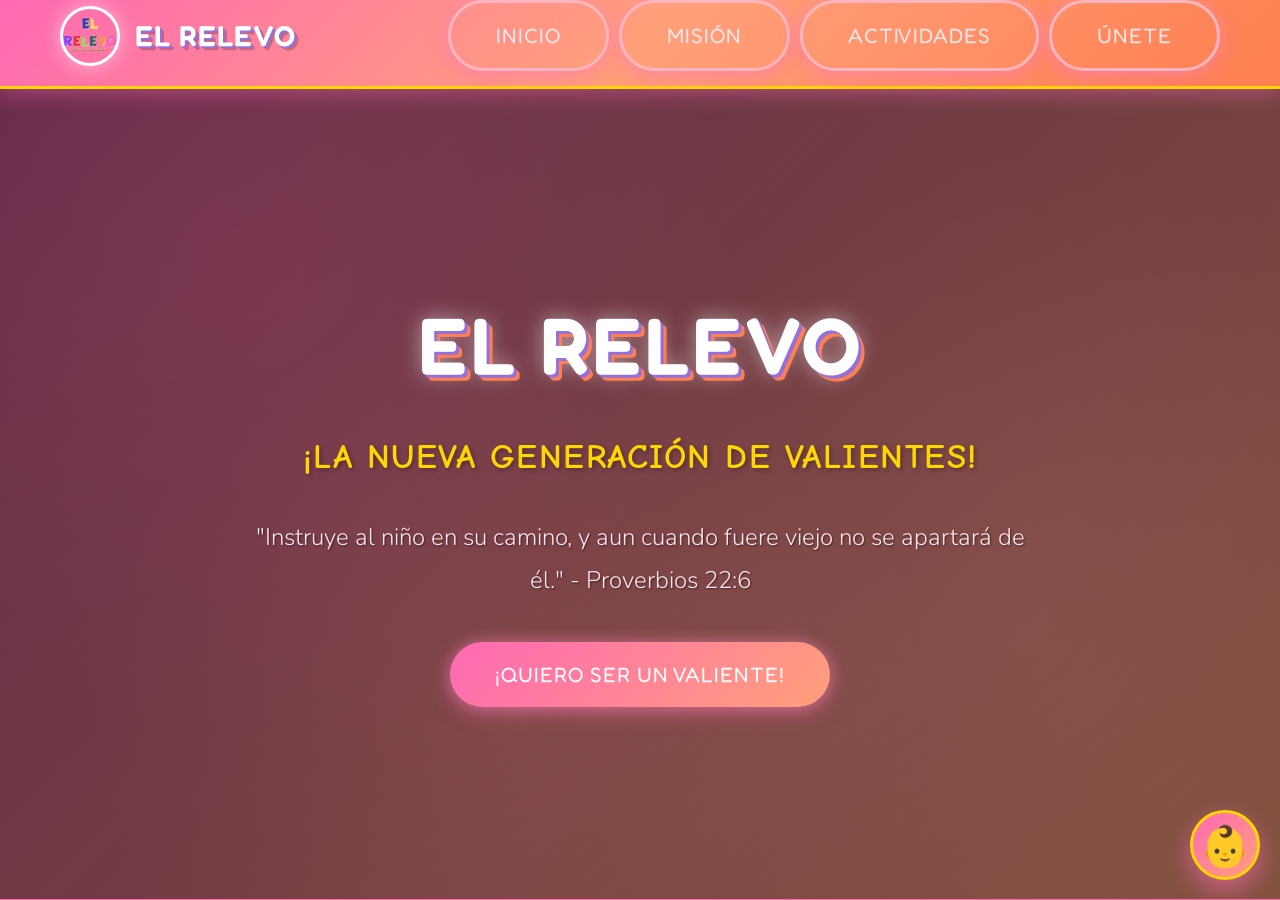
<file: ministerios/ministerio-ninos.html>
<!DOCTYPE html>
<html lang="es">
<head>
    <meta charset="UTF-8">
    <meta name="viewport" content="width=device-width, initial-scale=1.0, maximum-scale=1.0, user-scalable=no">
    <title>El Relevo - Ministerio de Niños | Misionera de Poder</title>
    <link rel="stylesheet" href="../styles.css">
    <link href="https://fonts.googleapis.com/css2?family=Comic+Neue:wght@400;700&family=Fredoka+One&family=Nunito:wght@300;400;600;700&display=swap" rel="stylesheet">
    <link rel="stylesheet" href="https://cdnjs.cloudflare.com/ajax/libs/font-awesome/6.4.0/css/all.min.css">
    <style>
        /* ======================
           ESTILOS ESPECÍFICOS EL RELEVO
           ====================== */
        
        :root {
            --pink-primary: #FF69B4;
            --pink-secondary: #FFB6C1;
            --pink-light: #FFE4E9;
            --salmon: #FFA07A;
            --coral: #FF7F50;
            --purple: #9370DB;
            --black: #000;
            --white: #FFF;
            --yellow: #FFD700;
            --safe-area-inset-top: env(safe-area-inset-top, 0px);
            --safe-area-inset-bottom: env(safe-area-inset-bottom, 0px);
        }
        
        /* ===== PANTALLA FIJA - SIN SCROLL GLOBAL ===== */
        html, body {
            height: 100% !important;
            width: 100% !important;
            margin: 0 !important;
            padding: 0 !important;
            overflow: hidden !important; /* ❌ Elimina el scroll del body */
            position: fixed !important;
            top: 0 !important;
            left: 0 !important;
            right: 0 !important;
            bottom: 0 !important;
            transform: none !important;
        }
        
        body.relevo-page {
            background: var(--black);
            color: var(--white);
            font-family: 'Nunito', sans-serif;
            -webkit-tap-highlight-color: transparent;
            display: flex;
            flex-direction: column;
        }
        
        /* ===== CONTENEDOR PRINCIPAL CON SCROLL INTERNO ===== */
        .relevo-scroll-container {
            flex: 1;
            overflow-y: auto !important;
            -webkit-overflow-scrolling: touch;
            height: 100%;
            width: 100%;
            position: relative;
        }
        
        /* Fondo animado */
        .relevo-background {
            position: fixed;
            top: 0;
            left: 0;
            width: 100%;
            height: 100%;
            background: 
                radial-gradient(circle at 20% 30%, rgba(255, 105, 180, 0.1) 0%, transparent 40%),
                radial-gradient(circle at 80% 70%, rgba(255, 182, 193, 0.1) 0%, transparent 40%),
                radial-gradient(circle at 40% 80%, rgba(255, 160, 122, 0.1) 0%, transparent 40%);
            z-index: -2;
            pointer-events: none;
        }
        
        /* ======================
           HEADER CON MENÚ HAMBURGUESA
           ====================== */
        .relevo-header {
            background: linear-gradient(135deg, 
                var(--pink-primary) 0%, 
                var(--salmon) 50%, 
                var(--coral) 100%);
            padding: 15px 0;
            position: sticky;
            top: 0;
            z-index: 1000;
            box-shadow: 0 5px 20px rgba(255, 105, 180, 0.4);
            border-bottom: 3px solid var(--yellow);
            padding-top: var(--safe-area-inset-top);
            flex-shrink: 0;
        }
        
        .relevo-nav-container {
            max-width: 1200px;
            margin: 0 auto;
            display: flex;
            justify-content: space-between;
            align-items: center;
            padding: 0 20px;
        }
        
        .relevo-logo-container {
            display: flex;
            align-items: center;
            gap: 15px;
        }
        
        .relevo-logo-img {
            width: 60px;
            height: 60px;
            border-radius: 50%;
            object-fit: contain;
            border: 3px solid var(--white);
            box-shadow: 
                0 0 20px rgba(255, 255, 255, 0.5),
                0 0 30px rgba(255, 105, 180, 0.3);
            animation: floatLogo 3s ease-in-out infinite;
        }
        
        @keyframes floatLogo {
            0%, 100% {
                transform: translateY(0) rotate(0deg);
            }
            33% {
                transform: translateY(-10px) rotate(5deg);
            }
            66% {
                transform: translateY(-5px) rotate(-5deg);
            }
        }
        
        .relevo-title-header {
            font-family: 'Fredoka One', cursive;
            font-size: 1.8rem;
            color: var(--white);
            text-shadow: 
                2px 2px 0 var(--purple),
                4px 4px 0 rgba(0, 0, 0, 0.2);
            letter-spacing: 1px;
        }
        
        /* ======================
           MENÚ HAMBURGUESA ESTILO INFANTIL
           ====================== */
        .relevo-menu-toggle {
            display: none;
            background: transparent;
            border: none;
            cursor: pointer;
            padding: 10px;
            z-index: 1001;
            flex-direction: column;
            justify-content: space-between;
            width: 40px;
            height: 30px;
        }
        
        .relevo-menu-toggle span {
            display: block;
            width: 100%;
            height: 4px;
            background: var(--white);
            border-radius: 10px;
            transition: all 0.3s ease;
            box-shadow: 0 2px 5px rgba(0, 0, 0, 0.2);
        }
        
        .relevo-menu-toggle.active span:nth-child(1) {
            transform: rotate(45deg) translate(6px, 6px);
            background: var(--yellow);
        }
        
        .relevo-menu-toggle.active span:nth-child(2) {
            opacity: 0;
        }
        
        .relevo-menu-toggle.active span:nth-child(3) {
            transform: rotate(-45deg) translate(6px, -6px);
            background: var(--yellow);
        }
        
        /* Navegación desktop (original) */
        .relevo-nav-buttons {
            display: flex;
            gap: 10px;
        }
        
        /* Navegación móvil (menú desplegable) */
        .relevo-nav-mobile {
            position: fixed;
            top: 0;
            right: -100%;
            width: 80%;
            max-width: 300px;
            height: 100vh;
            background: linear-gradient(135deg, 
                var(--pink-primary) 0%, 
                var(--salmon) 100%);
            padding: 100px 30px 30px;
            transition: right 0.4s cubic-bezier(0.68, -0.55, 0.265, 1.55);
            z-index: 1000;
            box-shadow: -5px 0 30px rgba(0, 0, 0, 0.3);
            overflow-y: auto;
            display: flex;
            flex-direction: column;
            gap: 15px;
        }
        
        .relevo-nav-mobile.active {
            right: 0;
        }
        
        .relevo-nav-mobile .relevo-button {
            width: 100%;
            text-align: center;
            font-size: 1.2rem;
            padding: 15px;
            background: rgba(255, 255, 255, 0.2);
            border: 2px solid var(--white);
        }
        
        .relevo-nav-mobile .relevo-button:hover {
            background: rgba(255, 255, 255, 0.3);
            transform: translateX(-5px);
        }
        
        /* Overlay del menú */
        .relevo-menu-overlay {
            position: fixed;
            top: 0;
            left: 0;
            width: 100%;
            height: 100%;
            background: rgba(0, 0, 0, 0.7);
            z-index: 999;
            display: none;
            backdrop-filter: blur(3px);
        }
        
        .relevo-menu-overlay.active {
            display: block;
        }
        
        /* ======================
           HERO SECTION
           ====================== */
        .relevo-hero {
            min-height: 90vh;
            display: flex;
            flex-direction: column;
            align-items: center;
            justify-content: center;
            text-align: center;
            padding: 40px 20px;
            position: relative;
            background: url('https://images.unsplash.com/photo-1516627145497-ae697c055b14?ixlib=rb-1.2.1&auto=format&fit=crop&w=1350&q=80') center/cover no-repeat;
        }
        
        .relevo-hero::before {
            content: '';
            position: absolute;
            top: 0;
            left: 0;
            width: 100%;
            height: 100%;
            background: linear-gradient(
                135deg,
                rgba(255, 105, 180, 0.4),
                rgba(255, 160, 122, 0.5)
            );
            z-index: 1;
        }
        
        .relevo-hero > * {
            position: relative;
            z-index: 2;
        }
        
        .relevo-main-title {
            font-family: 'Fredoka One', cursive;
            font-size: 5rem;
            color: var(--white);
            text-shadow: 
                3px 3px 0 var(--purple),
                6px 6px 0 var(--coral),
                0 0 20px rgba(255, 255, 255, 0.5);
            margin-bottom: 20px;
            letter-spacing: 3px;
            animation: bounceIn 1s ease-out;
        }
        
        @keyframes bounceIn {
            0% {
                transform: scale(0.3) rotate(-10deg);
                opacity: 0;
            }
            50% {
                transform: scale(1.1) rotate(5deg);
            }
            70% {
                transform: scale(0.9) rotate(-3deg);
            }
            100% {
                transform: scale(1) rotate(0deg);
                opacity: 1;
            }
        }
        
        .relevo-subtitle {
            font-family: 'Comic Neue', cursive;
            font-size: 2.2rem;
            color: var(--yellow);
            margin-bottom: 30px;
            text-shadow: 2px 2px 4px rgba(0, 0, 0, 0.3);
            animation: slideInLeft 1s ease-out 0.3s both;
        }
        
        .relevo-tagline {
            font-size: 1.5rem;
            color: var(--pink-light);
            max-width: 800px;
            line-height: 1.8;
            margin-bottom: 40px;
            font-weight: 300;
            text-shadow: 1px 1px 2px rgba(0, 0, 0, 0.5);
            animation: slideInRight 1s ease-out 0.6s both;
        }
        
        /* ======================
           CONTENIDO PRINCIPAL
           ====================== */
        .relevo-content {
            background: rgba(0, 0, 0, 0.8);
            backdrop-filter: blur(10px);
            padding: 80px 20px;
            position: relative;
            z-index: 1;
            border-top: 3px solid var(--pink-primary);
            border-bottom: 3px solid var(--pink-primary);
        }
        
        .relevo-container {
            max-width: 1200px;
            margin: 0 auto;
        }
        
        /* Secciones infantiles */
        .relevo-section {
            margin-bottom: 80px;
            padding: 40px;
            background: rgba(255, 182, 193, 0.1);
            border-radius: 25px;
            border: 3px dashed var(--pink-secondary);
            box-shadow: 
                0 10px 30px rgba(255, 105, 180, 0.2),
                inset 0 0 20px rgba(255, 182, 193, 0.1);
            transition: all 0.3s ease;
        }
        
        .relevo-section:hover {
            transform: translateY(-10px) scale(1.02);
            border-style: solid;
            box-shadow: 
                0 15px 40px rgba(255, 105, 180, 0.3),
                inset 0 0 30px rgba(255, 182, 193, 0.2);
            background: rgba(255, 182, 193, 0.15);
        }
        
        .section-title-relevo {
            font-family: 'Fredoka One', cursive;
            font-size: 3.5rem;
            color: var(--pink-secondary);
            margin-bottom: 30px;
            text-align: center;
            position: relative;
            padding-bottom: 15px;
            text-shadow: 2px 2px 0 var(--purple);
        }
        
        .section-title-relevo::after {
            content: '✨';
            position: absolute;
            bottom: -10px;
            left: 50%;
            transform: translateX(-50%);
            font-size: 2rem;
            animation: sparkle 2s infinite;
        }
        
        @keyframes sparkle {
            0%, 100% { opacity: 0.5; }
            50% { opacity: 1; }
        }
        
        /* Texto infantil */
        .relevo-text {
            font-size: 1.2rem;
            line-height: 1.8;
            color: var(--pink-light);
            margin-bottom: 25px;
            font-weight: 300;
        }
        
        .relevo-text strong {
            color: var(--yellow);
            font-weight: 700;
        }
        
        /* Info boxes infantiles */
        .relevo-info-grid {
            display: grid;
            grid-template-columns: repeat(auto-fit, minmax(300px, 1fr));
            gap: 30px;
            margin-top: 40px;
        }
        
        .info-card-relevo {
            background: linear-gradient(145deg, 
                rgba(255, 105, 180, 0.15), 
                rgba(255, 182, 193, 0.1));
            border: 2px solid var(--pink-secondary);
            border-radius: 20px;
            padding: 30px;
            text-align: center;
            transition: all 0.4s ease;
            position: relative;
            overflow: hidden;
        }
        
        .info-card-relevo::before {
            content: '';
            position: absolute;
            top: -50%;
            left: -50%;
            width: 200%;
            height: 200%;
            background: linear-gradient(
                45deg,
                transparent,
                rgba(255, 255, 255, 0.1),
                transparent
            );
            transform: rotate(45deg);
            transition: all 0.5s ease;
        }
        
        .info-card-relevo:hover {
            transform: translateY(-10px) rotate(3deg);
            border-color: var(--yellow);
            box-shadow: 
                0 15px 30px rgba(255, 105, 180, 0.3),
                inset 0 0 20px rgba(255, 215, 0, 0.1);
        }
        
        .info-card-relevo:hover::before {
            left: 100%;
        }
        
        .info-icon-relevo {
            font-size: 3.5rem;
            color: var(--yellow);
            margin-bottom: 20px;
            filter: drop-shadow(0 0 10px rgba(255, 215, 0, 0.5));
            animation: float 3s ease-in-out infinite;
        }
        
        .info-card-relevo h3 {
            font-family: 'Fredoka One', cursive;
            font-size: 2rem;
            color: var(--white);
            margin-bottom: 15px;
            position: relative;
            z-index: 1;
            text-shadow: 1px 1px 0 var(--purple);
        }
        
        .info-card-relevo p {
            color: var(--pink-light);
            line-height: 1.6;
            position: relative;
            z-index: 1;
        }
        
        /* Valores infantiles */
        .relevo-values {
            display: grid;
            grid-template-columns: repeat(auto-fit, minmax(250px, 1fr));
            gap: 25px;
            margin-top: 40px;
        }
        
        .value-item-relevo {
            background: rgba(255, 160, 122, 0.1);
            padding: 25px;
            border-radius: 20px;
            text-align: center;
            border: 2px solid rgba(255, 182, 193, 0.3);
            transition: all 0.3s ease;
            position: relative;
            overflow: hidden;
        }
        
        .value-item-relevo:hover {
            border-color: var(--yellow);
            transform: translateY(-5px) scale(1.05);
            box-shadow: 0 10px 25px rgba(255, 105, 180, 0.3);
        }
        
        .value-item-relevo .icon-relevo {
            font-size: 3rem;
            color: var(--pink-primary);
            margin-bottom: 15px;
            filter: drop-shadow(0 0 5px rgba(255, 105, 180, 0.5));
        }
        
        /* Botones infantiles */
        .relevo-button {
            display: inline-block;
            padding: 16px 45px;
            background: linear-gradient(135deg, 
                var(--pink-primary), 
                var(--salmon));
            color: var(--white);
            border: none;
            border-radius: 50px;
            font-family: 'Fredoka One', cursive;
            font-weight: 400;
            font-size: 1.3rem;
            text-decoration: none;
            cursor: pointer;
            transition: all 0.3s ease;
            box-shadow: 
                0 5px 20px rgba(255, 105, 180, 0.5),
                0 0 15px rgba(255, 182, 193, 0.3);
            text-transform: uppercase;
            letter-spacing: 1px;
            position: relative;
            overflow: hidden;
        }
        
        .relevo-button::before {
            content: '';
            position: absolute;
            top: 0;
            left: -100%;
            width: 100%;
            height: 100%;
            background: linear-gradient(
                90deg,
                transparent,
                rgba(255, 255, 255, 0.3),
                transparent
            );
            transition: left 0.6s ease;
        }
        
        .relevo-button:hover {
            transform: translateY(-3px) scale(1.05);
            box-shadow: 
                0 8px 25px rgba(255, 105, 180, 0.7),
                0 0 25px rgba(255, 182, 193, 0.5);
            background: linear-gradient(135deg, 
                var(--salmon), 
                var(--pink-primary));
        }
        
        .relevo-button:hover::before {
            left: 100%;
        }
        
        .relevo-button.secondary {
            background: transparent;
            color: var(--pink-light);
            border: 3px solid var(--pink-secondary);
        }
        
        .relevo-button.secondary:hover {
            background: rgba(255, 182, 193, 0.1);
            color: var(--white);
        }
        
        /* Eventos infantiles */
        .relevo-events {
            display: grid;
            grid-template-columns: repeat(auto-fit, minmax(300px, 1fr));
            gap: 30px;
            margin-top: 40px;
        }
        
        .event-card-relevo {
            background: linear-gradient(145deg, 
                rgba(255, 105, 180, 0.2), 
                rgba(255, 160, 122, 0.15));
            border-radius: 25px;
            overflow: hidden;
            border: 3px solid var(--pink-secondary);
            transition: all 0.4s ease;
            position: relative;
        }
        
        .event-card-relevo:hover {
            transform: translateY(-10px) rotate(2deg);
            border-color: var(--yellow);
            box-shadow: 
                0 15px 35px rgba(255, 105, 180, 0.4),
                0 0 30px rgba(255, 182, 193, 0.3);
        }
        
        .event-date-relevo {
            background: linear-gradient(135deg, 
                var(--pink-primary), 
                var(--salmon));
            color: var(--white);
            padding: 20px;
            text-align: center;
            font-family: 'Fredoka One', cursive;
            font-weight: 400;
            font-size: 1.8rem;
            text-shadow: 2px 2px 4px rgba(0, 0, 0, 0.3);
        }
        
        .event-content-relevo {
            padding: 30px;
        }
        
        .event-content-relevo h3 {
            color: var(--yellow);
            font-family: 'Fredoka One', cursive;
            font-size: 1.8rem;
            margin-bottom: 15px;
        }
        
        /* Footer infantil */
        .relevo-footer {
            background: linear-gradient(135deg, 
                var(--pink-primary) 0%, 
                var(--salmon) 100%);
            padding: 60px 20px 30px;
            color: var(--white);
            text-align: center;
            position: relative;
            overflow: hidden;
            padding-bottom: calc(30px + var(--safe-area-inset-bottom));
        }
        
        .relevo-footer::before {
            content: '';
            position: absolute;
            top: 0;
            left: 0;
            width: 100%;
            height: 5px;
            background: linear-gradient(90deg, 
                var(--yellow), 
                transparent, 
                var(--yellow));
        }
        
        .back-home-relevo {
            display: inline-block;
            margin-top: 30px;
            padding: 12px 35px;
            background: var(--yellow);
            color: var(--pink-primary);
            text-decoration: none;
            border-radius: 25px;
            font-family: 'Fredoka One', cursive;
            font-weight: 400;
            transition: all 0.3s ease;
            border: 3px solid var(--white);
            text-transform: uppercase;
            letter-spacing: 1px;
        }
        
        .back-home-relevo:hover {
            background: transparent;
            color: var(--yellow);
            transform: scale(1.05);
            border-color: var(--yellow);
        }
        
        /* Elementos decorativos infantiles */
        .bubble {
            position: absolute;
            background: rgba(255, 182, 193, 0.2);
            border-radius: 50%;
            animation: floatBubble 15s infinite linear;
            z-index: -1;
        }
        
        @keyframes floatBubble {
            0% {
                transform: translateY(100vh) rotate(0deg);
            }
            100% {
                transform: translateY(-100px) rotate(360deg);
            }
        }
        
        /* Efecto de confeti */
        .confetti {
            position: absolute;
            width: 10px;
            height: 10px;
            background: var(--pink-primary);
            border-radius: 50%;
            animation: confettiFall 5s linear infinite;
            opacity: 0.7;
        }
        
        @keyframes confettiFall {
            0% {
                transform: translateY(-100px) rotate(0deg);
            }
            100% {
                transform: translateY(100vh) rotate(360deg);
            }
        }

        /* Animaciones */
        @keyframes slideInLeft {
            from {
                opacity: 0;
                transform: translateX(-50px);
            }
            to {
                opacity: 1;
                transform: translateX(0);
            }
        }
        
        @keyframes slideInRight {
            from {
                opacity: 0;
                transform: translateX(50px);
            }
            to {
                opacity: 1;
                transform: translateX(0);
            }
        }
        
        @keyframes float {
            0%, 100% {
                transform: translateY(0);
            }
            50% {
                transform: translateY(-10px);
            }
        }
        
        .float-animation {
            animation: float 3s ease-in-out infinite;
        }
        
        /* ======================
           RESPONSIVE
           ====================== */

        @media (max-width: 768px) {
            .relevo-menu-toggle {
                display: flex;
            }
            .relevo-nav-buttons {
                display: none;
            }
            .relevo-main-title {
                font-size: 3rem;
            }
            .relevo-subtitle {
                font-size: 1.5rem;
            }
            .relevo-tagline {
                font-size: 1.1rem;
            }
            .relevo-content {
                padding: 40px 15px;
            }
            .relevo-section {
                padding: 25px;
            }
            .section-title-relevo {
                font-size: 2.2rem;
            }
            #unete .relevo-button {
                display: block;
                margin: 10px auto;
                width: 90%;
                max-width: 350px;
            }
        }

        @media (max-width: 480px) {
            .relevo-main-title {
                font-size: 2.5rem;
            }
            .relevo-subtitle {
                font-size: 1.3rem;
            }
            .relevo-logo-img {
                width: 45px;
                height: 45px;
            }
            .relevo-title-header {
                font-size: 1.2rem;
            }
        }

        /* ================== CRÉDITO DEL DESARROLLADOR ================== */
        .developer-credit {
            text-align: center;
            padding: 15px 0 10px;
            background: linear-gradient(to top, rgba(0,0,0,0.95), rgba(0,0,0,0.8));
            border-top: 1px solid rgba(212, 175, 55, 0.2);
            font-size: 0.85rem;
            letter-spacing: 0.5px;
            position: relative;
            z-index: 10;
        }

        .developer-credit p {
            margin: 0;
            color: #888;
            font-family: 'Playfair Display', serif;
            transition: color 0.3s ease;
        }

        .developer-credit a {
            color: #aaa;
            text-decoration: none;
            font-weight: 500;
            position: relative;
            transition: all 0.3s ease;
            padding: 2px 4px;
        }

        .developer-credit a::before {
            content: '';
            position: absolute;
            bottom: -2px;
            left: 0;
            width: 0;
            height: 1px;
            background: linear-gradient(90deg, var(--gold), var(--gold-light));
            transition: width 0.3s ease;
        }

        .developer-credit a:hover {
            color: var(--gold-light);
            text-shadow: 0 0 8px rgba(212, 175, 55, 0.3);
        }

        .developer-credit a:hover::before {
            width: 100%;
        }

        /* Animación sutil al cargar */
        @keyframes creditFadeIn {
            from {
                opacity: 0;
                transform: translateY(10px);
            }
            to {
                opacity: 1;
                transform: translateY(0);
            }
        }

        .developer-credit {
            animation: creditFadeIn 0.8s ease 0.5s both;
        }

        /* Responsive */
        @media (max-width: 768px) {
            .developer-credit {
                padding: 12px 0 8px;
                font-size: 0.75rem;
            }
        }
    </style>
</head>
<body class="relevo-page">
    <!-- Fondo animado -->
    <div class="relevo-background"></div>
    
    <!-- Confeti decorativo -->
    <div class="confetti" style="left: 10%; animation-delay: 0s;"></div>
    <div class="confetti" style="left: 20%; animation-delay: 1s;"></div>
    <div class="confetti" style="left: 30%; animation-delay: 2s;"></div>
    <div class="confetti" style="left: 40%; animation-delay: 3s;"></div>
    <div class="confetti" style="left: 50%; animation-delay: 4s;"></div>
    <div class="confetti" style="left: 60%; animation-delay: 0.5s;"></div>
    <div class="confetti" style="left: 70%; animation-delay: 1.5s;"></div>
    <div class="confetti" style="left: 80%; animation-delay: 2.5s;"></div>
    <div class="confetti" style="left: 90%; animation-delay: 3.5s;"></div>
    
    <!-- Header (sticky, no scroll) -->
    <header class="relevo-header">
        <div class="relevo-nav-container">
            <div class="relevo-logo-container">
                <img src="../niños.png" alt="El Relevo" class="relevo-logo-img">
                <h1 class="relevo-title-header">EL RELEVO</h1>
            </div>
            
            <!-- Menú hamburguesa para móviles -->
            <button class="relevo-menu-toggle" id="relevoMenuToggle" aria-label="Toggle menu">
                <span></span>
                <span></span>
                <span></span>
            </button>
            
            <!-- Navegación desktop -->
            <nav class="relevo-nav-buttons">
                <a href="#inicio" class="relevo-button secondary">INICIO</a>
                <a href="#mision" class="relevo-button secondary">MISIÓN</a>
                <a href="#actividades" class="relevo-button secondary">ACTIVIDADES</a>
                <a href="#unete" class="relevo-button secondary">ÚNETE</a>
            </nav>
        </div>
        
        <!-- Navegación móvil -->
        <nav class="relevo-nav-mobile" id="relevoNavMobile">
            <a href="#inicio" class="relevo-button secondary">INICIO</a>
            <a href="#mision" class="relevo-button secondary">MISIÓN</a>
            <a href="#actividades" class="relevo-button secondary">ACTIVIDADES</a>
            <a href="#unete" class="relevo-button secondary">ÚNETE</a>
        </nav>
        
        <!-- Overlay -->
        <div class="relevo-menu-overlay" id="relevoMenuOverlay"></div>
    </header>
    
    <!-- CONTENEDOR CON SCROLL (todo lo que no es header ni chatbot) -->
    <div class="relevo-scroll-container">
        <!-- Hero Section -->
        <section class="relevo-hero" id="inicio">
            <h1 class="relevo-main-title">EL RELEVO</h1>
            <h2 class="relevo-subtitle">¡LA NUEVA GENERACIÓN DE VALIENTES!</h2>
            <p class="relevo-tagline">"Instruye al niño en su camino, y aun cuando fuere viejo no se apartará de él." - Proverbios 22:6</p>
            <a href="#mision" class="relevo-button float-animation">¡QUIERO SER UN VALIENTE!</a>
        </section>
        
        <!-- Contenido Principal -->
        <main class="relevo-content">
            <div class="relevo-container">
                
                <!-- Sección Misión -->
                <section class="relevo-section" id="mision">
                    <h2 class="section-title-relevo">NUESTRA MISIÓN</h2>
                    
                    <div class="relevo-text">
                        <p><strong>El Relevo</strong> no es solo una escuelita bíblica, ¡es una <strong>aventura con Dios!</strong> Somos el lugar donde los más pequeños descubren que son <strong>hijos del Rey</strong> y que tienen un propósito especial.</p>
                        
                        <p>Creemos que los niños no son el futuro de la iglesia, <strong>son el presente.</strong> Aquí aprenden, juegan, adoran y crecen en el amor de Jesús de una manera divertida y significativa.</p>
                    </div>
                    
                    <div class="relevo-info-grid">
                        <div class="info-card-relevo">
                            <div class="info-icon-relevo">👑</div>
                            <h3>HIJOS DEL REY</h3>
                            <p>Enseñamos a cada niño que es especial, amado y creado con un propósito único por Dios.</p>
                        </div>
                        
                        <div class="info-card-relevo">
                            <div class="info-icon-relevo">📖</div>
                            <h3>BIBLIA DIVERTIDA</h3>
                            <p>Aprendemos las historias bíblicas de manera creativa, con juegos, canciones y actividades.</p>
                        </div>
                        
                        <div class="info-card-relevo">
                            <div class="info-icon-relevo">🤝</div>
                            <h3>AMIGOS EN CRISTO</h3>
                            <p>Fomentamos amistades sanas donde los niños se apoyan y crecen juntos en la fe.</p>
                        </div>
                    </div>
                </section>
                
                <!-- Actividades -->
                <section class="relevo-section" id="actividades">
                    <h2 class="section-title-relevo">NUESTRAS ACTIVIDADES</h2>
                    
                    <div class="relevo-events">
                        <div class="event-card-relevo">
                            <div class="event-date-relevo">
                                <div>DOMINGOS</div>
                                <div>9:00 AM</div>
                                <div>18:00 PM</div>
                            </div>
                            <div class="event-content-relevo">
                                <h3>ESCUELITA BÍBLICA</h3>
                                <p>Enseñanza bíblica por edades con materiales didácticos especiales.</p>
                                <p><strong>🎨 Incluye:</strong> Manualidades, canciones y juegos bíblicos</p>
                            </div>
                        </div>
                        
                        <div class="event-card-relevo">
                            <div class="event-date-relevo">
                                <div>MIERCOLES</div>
                                <div>18:00 HS</div>
                            </div>
                            <div class="event-content-relevo">
                                <h3>ESCUELITA BÍBLICA</h3>
                                <p>Enseñanza bíblica por edades con materiales didácticos especiales.</p>
                                <p><strong>🎪 Actividades:</strong> Manualidades, canciones y juegos bíblicos.</p>
                            </div>
                        </div>
                        
                        <div class="event-card-relevo">
                            <div class="event-date-relevo">
                                <div>EVENTOS</div>
                                <div>ESPECIALES</div>
                            </div>
                            <div class="event-content-relevo">
                                <h3>A definir</h3>
                            </div>
                        </div>
                    </div>
                </section>
                
                <!-- Únete -->
                <section class="relevo-section" id="unete">
                    <h2 class="section-title-relevo">¡VEN Y DIVIÉRTETE!</h2>
                    
                    <div class="relevo-text" style="text-align: center;">
                        <p>¿Buscas un lugar donde tu hijo aprenda de Dios mientras se divierte?</p>
                        <p><strong>¡Este es el lugar perfecto!</strong> En El Relevo, cada niño es tratado con amor, paciencia y mucha alegría.</p>
                    </div>
                    
                    <div class="relevo-values">
                        <div class="value-item-relevo">
                            <div class="icon-relevo">🎵</div>
                            <h4>ALABANZA INFANTIL</h4>
                            <p>Canciones con movimientos que enseñan verdades bíblicas</p>
                        </div>
                        
                        <div class="value-item-relevo">
                            <div class="icon-relevo">🎨</div>
                            <h4>MANUALIDADES</h4>
                            <p>Artes creativas que refuerzan las enseñanzas</p>
                        </div>
                        
                        <div class="value-item-relevo">
                            <div class="icon-relevo">🎭</div>
                            <h4>TEATRO BÍBLICO</h4>
                            <p>Dramatizaciones de historias bíblicas</p>
                        </div>
                        
                        <div class="value-item-relevo">
                            <div class="icon-relevo">🏆</div>
                            <h4>JUEGOS Y PREMIOS</h4>
                            <p>Actividades recreativas con premios especiales</p>
                        </div>
                    </div>
                    
                    <div style="text-align: center; margin-top: 50px;">
                        <a href="#" class="relevo-button" style="margin-right: 20px; padding: 18px 50px;" id="join-button-relevo">¡SI, QUIERO!</a>
                        <a href="#" class="relevo-button secondary" style="padding: 18px 50px;" id="contact-chatbot-relevo">INFORMACIÓN PARA PADRES</a>
                    </div>
                </section>
            </div>
        </main>
        
        <!-- Footer -->
        <footer class="relevo-footer">
            <div class="relevo-container">
                <p style="font-size: 1.5rem; margin-bottom: 25px; font-family: 'Comic Neue', cursive; font-weight: 700;">"Dejen que los niños vengan a mí, y no se lo impidan, porque el reino de los cielos es de quienes son como ellos." - Mateo 19:14</p>
                
                <div style="margin: 30px 0; font-size: 1.1rem;">
                    <p><strong>👩‍🏫 MAESTRAS:</strong> Equipo capacitado en educación infantil cristiana</p>
                    <p><strong>📞 CONTACTOS:</strong> +54 9 3518 18-1770</p>
                    <p><strong>📍 UBICACIÓN:</strong> AUDITORIO MAYOR AV.TILLARD 1318.</p>
                    <p><strong>🕒 HORARIOS:</strong> Domingos 9:00 AM | Miércoles 18 HS</p>
                    <p><strong>👶 EDADES:</strong> 3 a 10 años</p>
                </div>
                
                <a href="../index.html#ministerios" class="back-home-relevo">← VOLVER A MINISTERIOS</a>
                
                <div style="margin-top: 50px; padding-top: 25px; border-top: 2px dashed rgba(255,255,255,0.3);">
                    <p style="font-size: 0.9rem; opacity: 0.8;">© 2026 EL RELEVO - MINISTERIO DE NIÑOS | MISIONERA DE PODER IGLESIA MADRE</p>
                </div>
            </div>
        </footer>

        <!-- Crédito del desarrollador -->
        <div class="developer-credit">
            <p>Desarrollado por <a href="https://jzweb-digital.netlify.app/" target="_blank" rel="noopener noreferrer">JzWeb</a></p>
        </div>

    </div>

    <!-- Script del menú hamburguesa -->
    <script>
        document.addEventListener('DOMContentLoaded', function() {
            const menuToggle = document.getElementById('relevoMenuToggle');
            const navMobile = document.getElementById('relevoNavMobile');
            const menuOverlay = document.getElementById('relevoMenuOverlay');
            
            if (menuToggle && navMobile && menuOverlay) {
                menuToggle.addEventListener('click', function(e) {
                    e.stopPropagation();
                    menuToggle.classList.toggle('active');
                    navMobile.classList.toggle('active');
                    menuOverlay.classList.toggle('active');
                });
                
                menuOverlay.addEventListener('click', function() {
                    menuToggle.classList.remove('active');
                    navMobile.classList.remove('active');
                    menuOverlay.classList.remove('active');
                });
                
                document.querySelectorAll('.relevo-nav-mobile a').forEach(link => {
                    link.addEventListener('click', function() {
                        menuToggle.classList.remove('active');
                        navMobile.classList.remove('active');
                        menuOverlay.classList.remove('active');
                    });
                });
            }
        });
    </script>

    <!-- CHATBOT COMPLETO -->
    <script src="relevo-chatbot.js"></script>

</body>
</html>
</file>
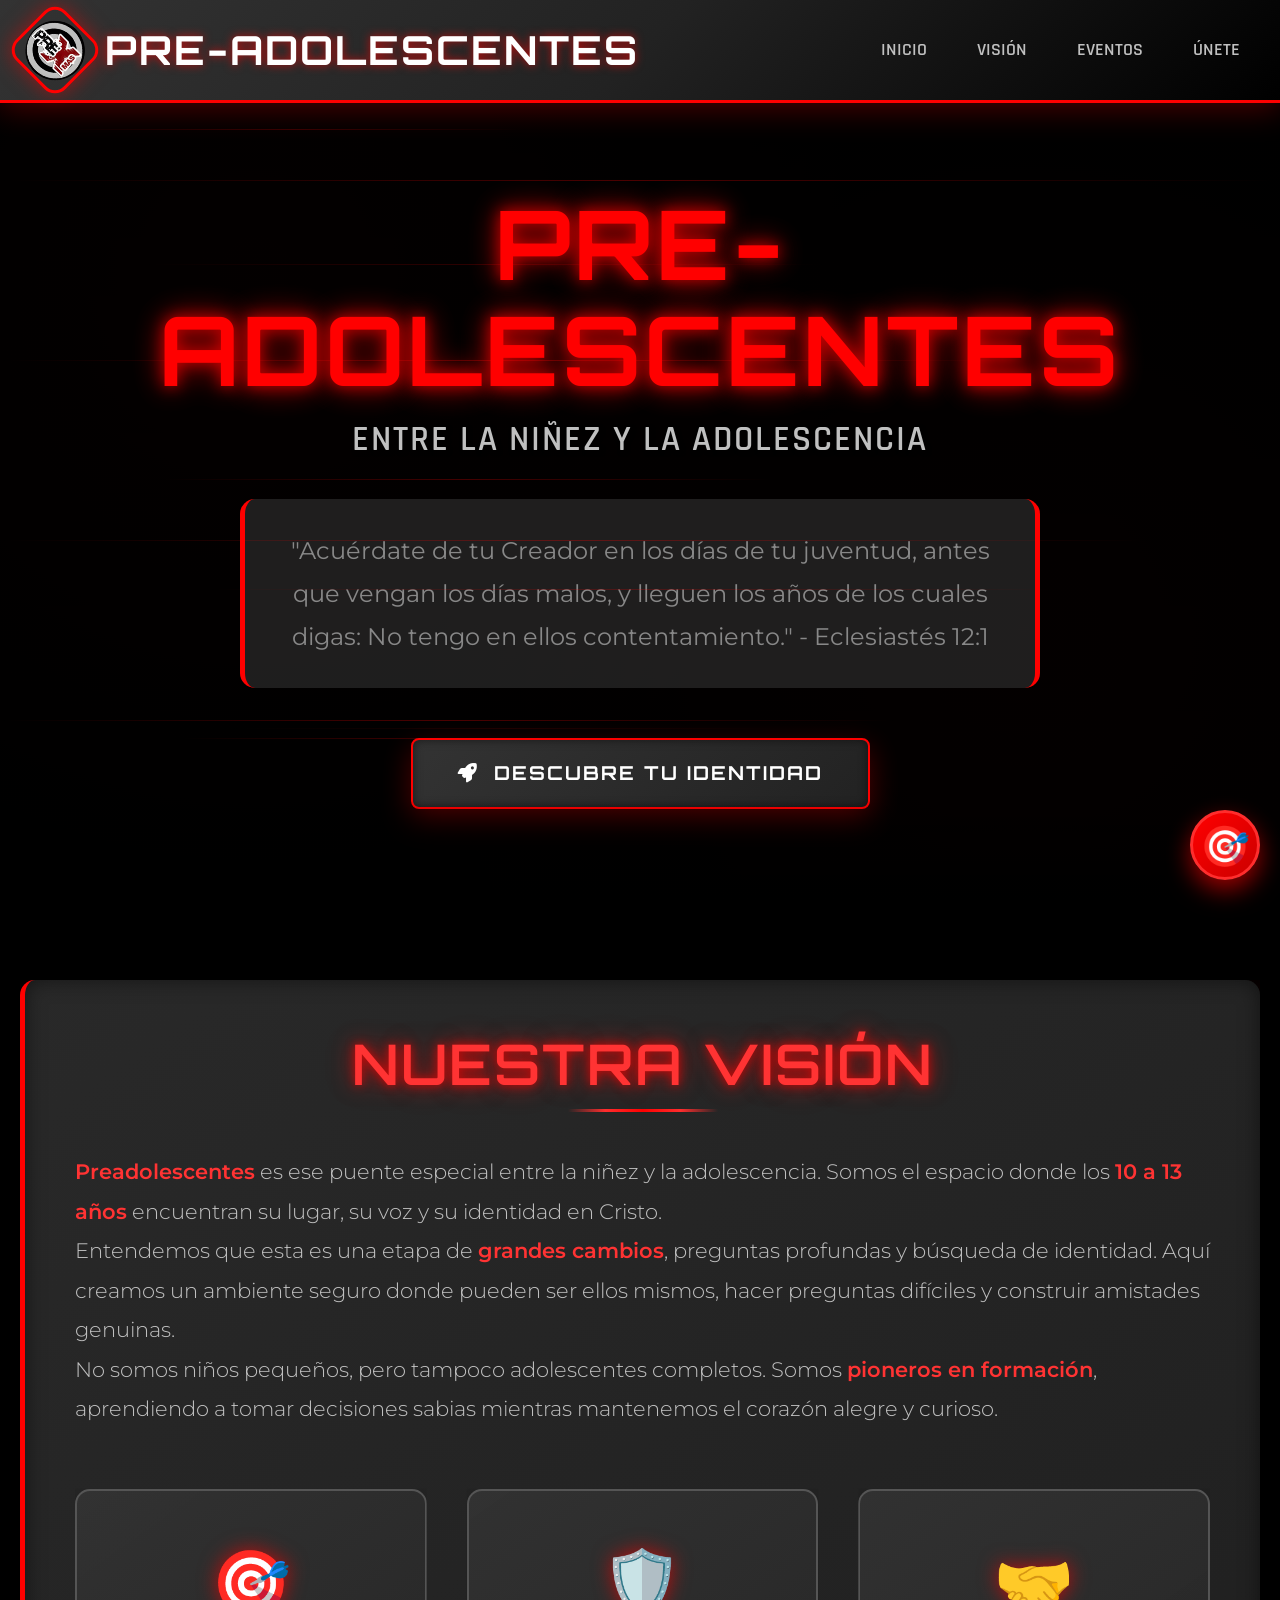
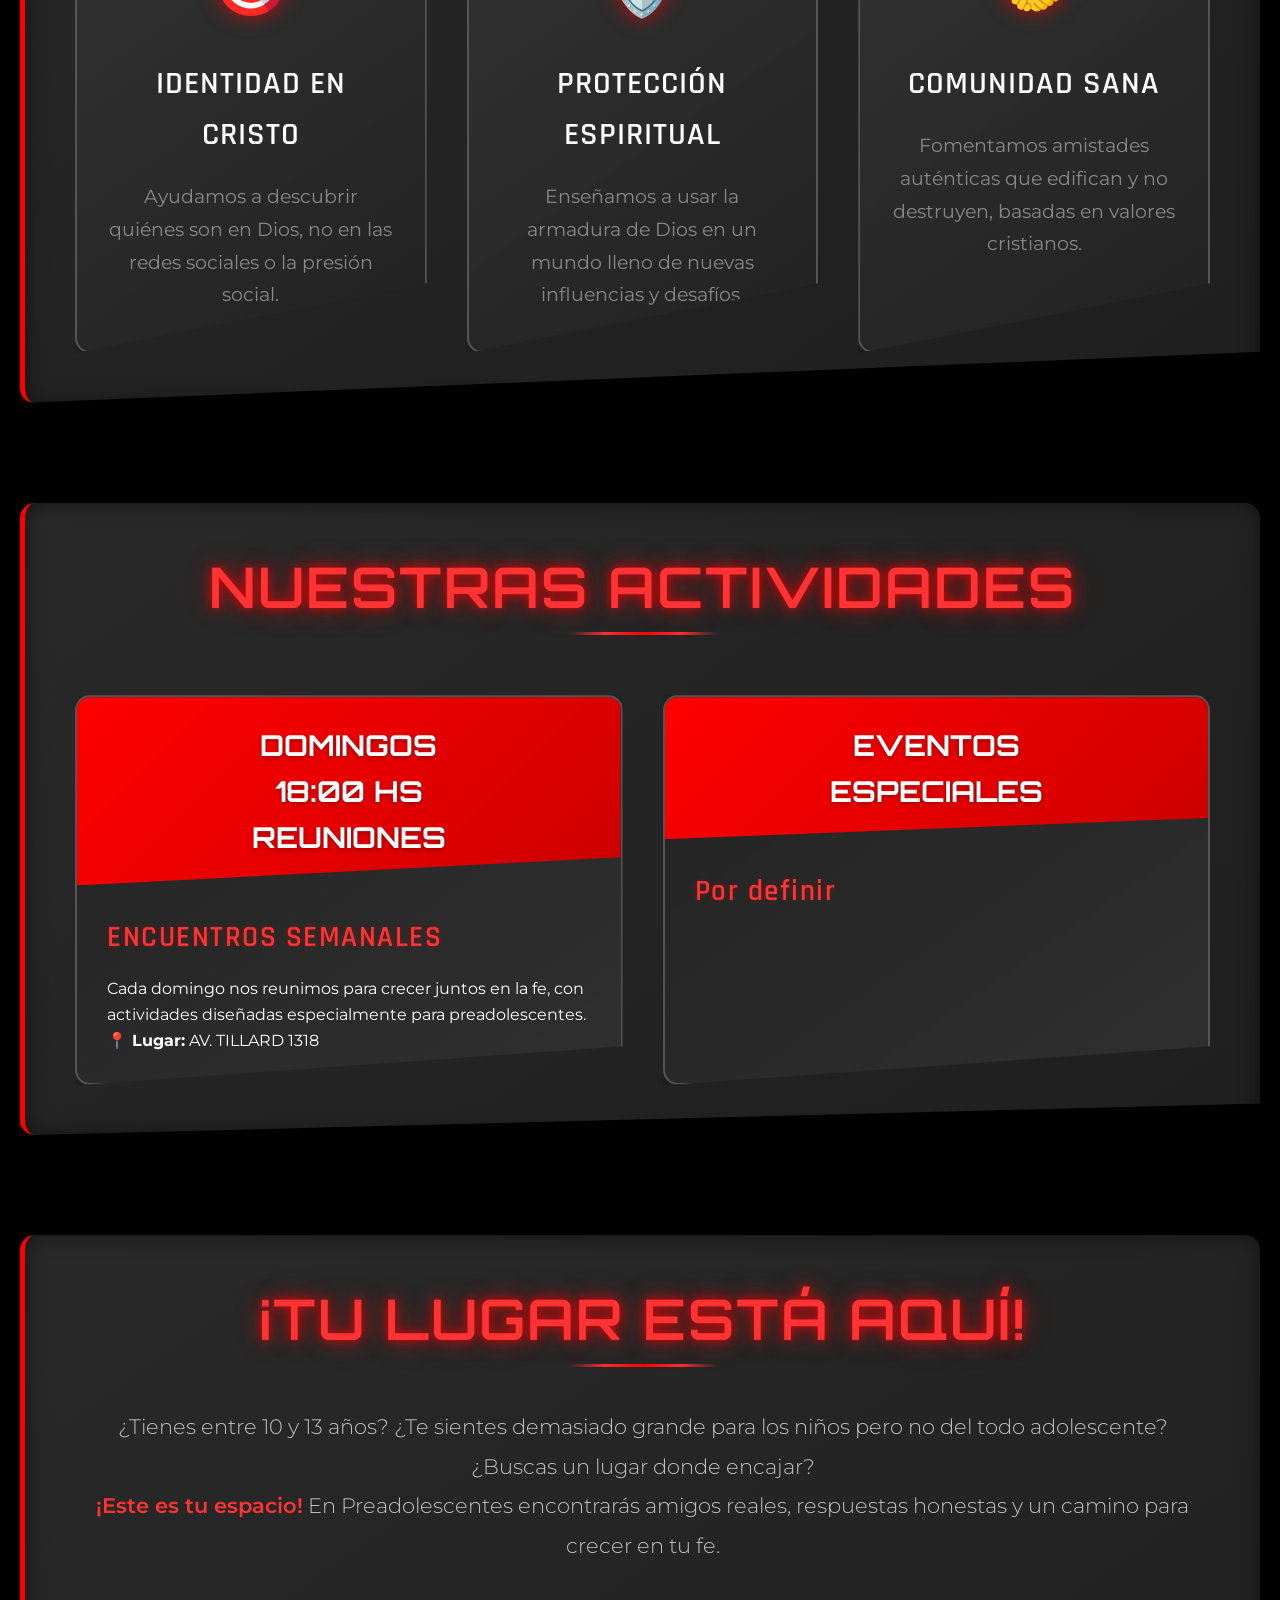
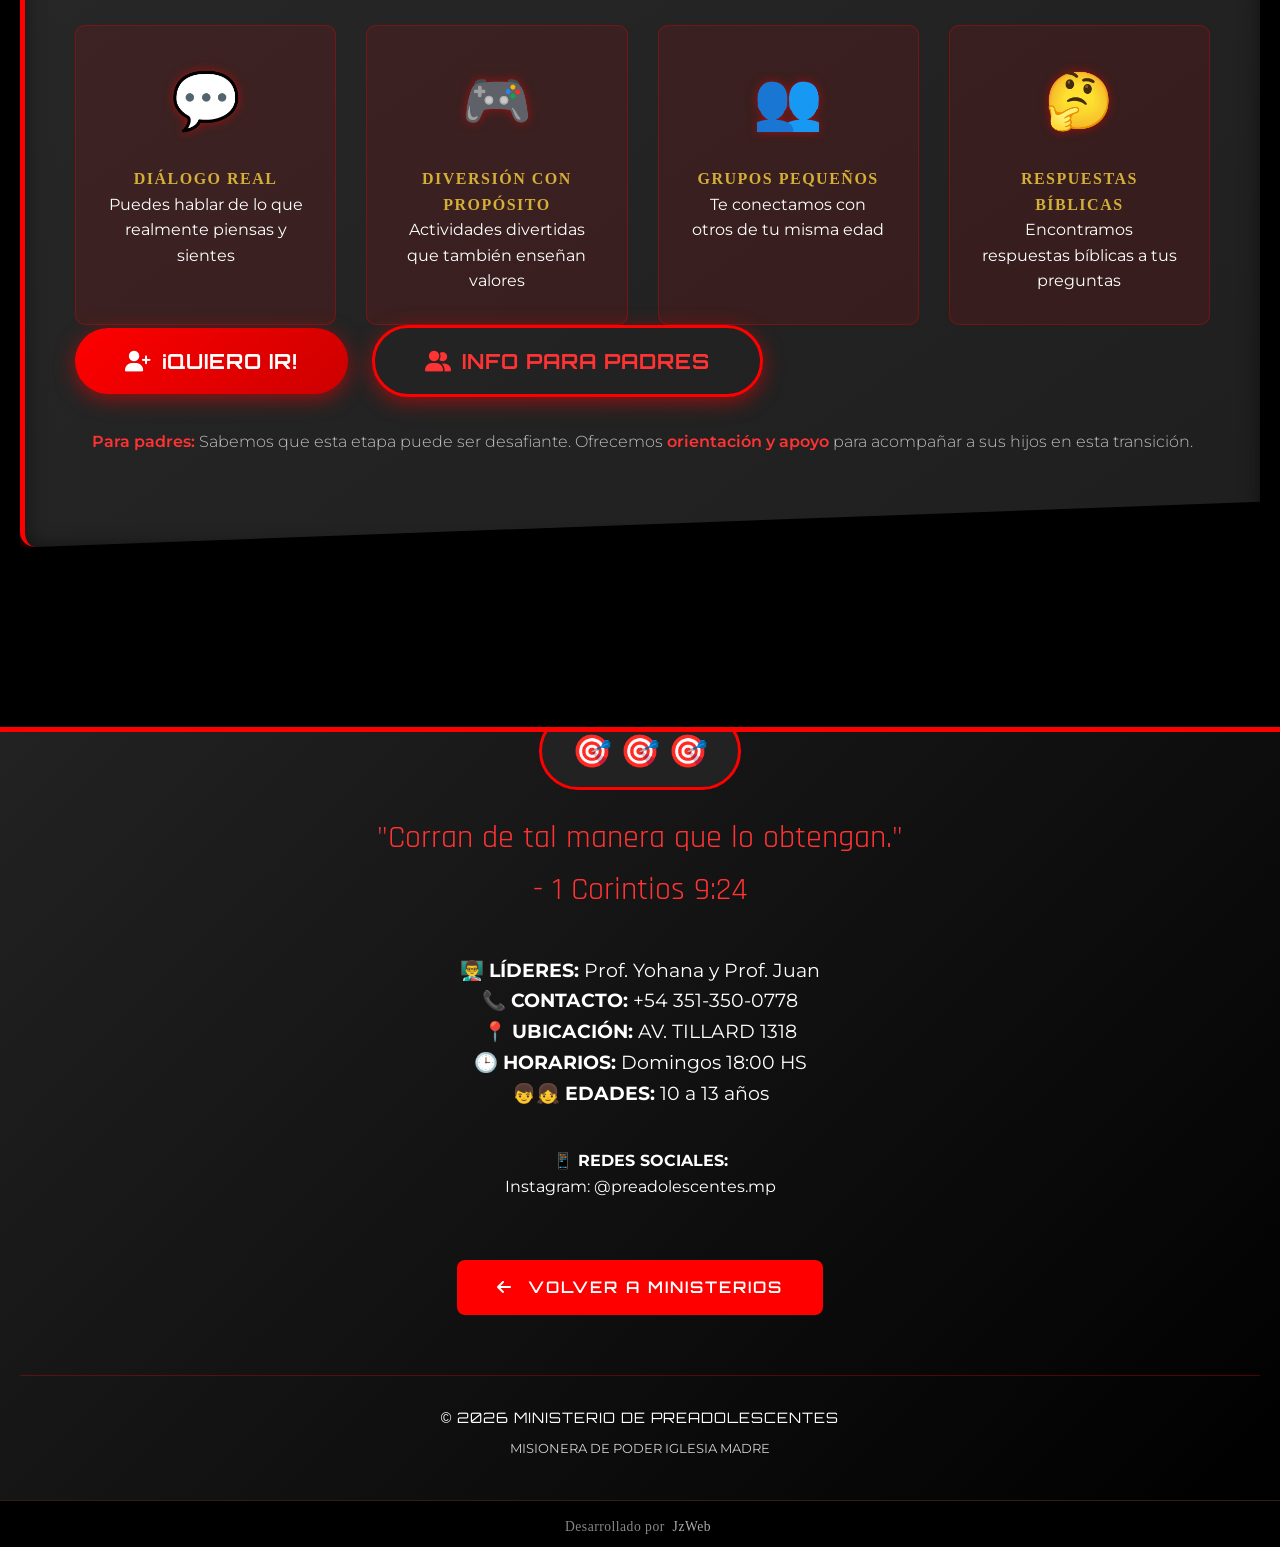
<file: ministerios/ministerio-preadolescentes.html>
<!DOCTYPE html>
<html lang="es">
<head>
    <meta charset="UTF-8">
    <meta name="viewport" content="width=device-width, initial-scale=1.0, maximum-scale=5.0, user-scalable=yes">
    <title>Ministerio de Preadolescentes | Misionera de Poder</title>
    <link rel="stylesheet" href="../styles.css">
    <link href="https://fonts.googleapis.com/css2?family=Orbitron:wght@400;500;600;700&family=Rajdhani:wght@300;400;500;600;700&family=Montserrat:wght@300;400;500;600&display=swap" rel="stylesheet">
    <link rel="stylesheet" href="https://cdnjs.cloudflare.com/ajax/libs/font-awesome/6.4.0/css/all.min.css">
    <style>
        /* ======================
           VERSIÓN PREADOLESCENTES: TECNOLÓGICO Y RESPONSIVE
           ====================== */
        
        :root {
            --red-primary: #FF0000;
            --red-secondary: #CC0000;
            --red-light: #FF3333;
            --red-neon: #FF2D2D;
            --gray-primary: #333333;
            --gray-secondary: #555555;
            --gray-light: #888888;
            --gray-dark: #222222;
            --black: #000000;
            --white: #FFFFFF;
            --silver: #C0C0C0;
        }
        
        body.preadolescentes-page {
            background: var(--black);
            color: var(--white);
            font-family: 'Montserrat', sans-serif;
            overflow-x: hidden;
            margin: 0;
            padding: 0;
            min-height: 100vh;
        }
        
        /* Patrón tecnológico de fondo */
        .grid-pattern {
            position: fixed;
            top: 0;
            left: 0;
            width: 100%;
            height: 100%;
            background-image: 
                linear-gradient(rgba(255, 0, 0, 0.05) 1px, transparent 1px),
                linear-gradient(90deg, rgba(255, 0, 0, 0.05) 1px, transparent 1px);
            background-size: 50px 50px;
            z-index: -1;
            opacity: 0.2;
            pointer-events: none;
        }
        
        /* Header tecnológico - FIXED */
        .preadolescentes-header {
            background: linear-gradient(135deg, 
                var(--gray-primary) 0%, 
                var(--gray-dark) 50%, 
                var(--black) 100%);
            padding: 15px 0;
            position: fixed;
            top: 0;
            width: 100%;
            z-index: 1000;
            box-shadow: 0 5px 30px rgba(255, 0, 0, 0.3);
            border-bottom: 3px solid var(--red-primary);
            backdrop-filter: blur(10px);
        }
        
        .preadolescentes-nav-container {
            max-width: 1300px;
            margin: 0 auto;
            display: flex;
            justify-content: space-between;
            align-items: center;
            padding: 0 20px;
        }
        
        .preadolescentes-logo-container {
            display: flex;
            align-items: center;
            gap: 15px;
        }
        
        .preadolescentes-logo-img {
            width: 70px;
            height: 70px;
            border-radius: 15px;
            object-fit: contain;
            border: 3px solid var(--red-primary);
            box-shadow: 0 0 20px rgba(255, 0, 0, 0.5);
            transform: rotate(45deg);
            transition: all 0.5s ease;
        }
        
        .preadolescentes-logo-img:hover {
            transform: rotate(0deg) scale(1.1);
            box-shadow: 0 0 30px rgba(255, 0, 0, 0.7);
        }
        
        .preadolescentes-title-header {
            font-family: 'Orbitron', sans-serif;
            font-size: 2.5rem;
            color: var(--white);
            text-shadow: 0 0 10px rgba(255, 0, 0, 0.7);
            font-weight: 700;
            letter-spacing: 2px;
            white-space: nowrap;
        }
        
        /* Navegación tecnológica - DESKTOP */
        .preadolescentes-nav-links {
            display: flex;
            gap: 10px;
        }
        
        .nav-link-preadolescentes {
            font-family: 'Rajdhani', sans-serif;
            font-weight: 600;
            font-size: 1.1rem;
            color: var(--silver);
            text-decoration: none;
            padding: 12px 20px;
            border-radius: 5px;
            transition: all 0.3s ease;
            position: relative;
            overflow: hidden;
        }
        
        .nav-link-preadolescentes::before {
            content: '⚡';
            position: absolute;
            left: -20px;
            top: 50%;
            transform: translateY(-50%);
            opacity: 0;
            transition: all 0.3s ease;
        }
        
        .nav-link-preadolescentes:hover {
            background: rgba(255, 0, 0, 0.2);
            color: var(--red-light);
        }
        
        .nav-link-preadolescentes:hover::before {
            left: 5px;
            opacity: 1;
        }
        
        /* Botón menú hamburguesa - MOBILE */
        .mobile-menu-toggle {
            display: none;
            background: transparent;
            border: 2px solid var(--red-primary);
            border-radius: 5px;
            width: 50px;
            height: 50px;
            cursor: pointer;
            align-items: center;
            justify-content: center;
            transition: all 0.3s ease;
            z-index: 1001;
        }
        
        .mobile-menu-toggle i {
            font-size: 1.8rem;
            color: var(--red-primary);
            transition: all 0.3s ease;
        }
        
        .mobile-menu-toggle.active {
            border-color: var(--white);
        }
        
        .mobile-menu-toggle.active i {
            transform: rotate(90deg);
            color: var(--white);
        }
        
        /* Hero Section tecnológica */
        .preadolescentes-hero {
            min-height: 100vh;
            display: flex;
            flex-direction: column;
            justify-content: center;
            align-items: center;
            text-align: center;
            padding: 150px 20px 50px;
            position: relative;
            background: linear-gradient(rgba(0,0,0,0.9), rgba(0,0,0,0.8));
            overflow: hidden;
        }
        
        .preadolescentes-hero::before {
            content: '';
            position: absolute;
            top: 0;
            left: 0;
            width: 100%;
            height: 100%;
            background: 
                radial-gradient(circle at 20% 30%, rgba(255, 0, 0, 0.1) 0%, transparent 50%),
                radial-gradient(circle at 80% 70%, rgba(204, 0, 0, 0.1) 0%, transparent 50%);
            z-index: -1;
        }
        
        .preadolescentes-hero::after {
            content: '';
            position: absolute;
            bottom: 0;
            left: 0;
            width: 100%;
            height: 100px;
            background: linear-gradient(to bottom, transparent, var(--black));
        }
        
        .preadolescentes-main-title {
            font-family: 'Orbitron', sans-serif;
            font-size: 6rem;
            color: var(--red-primary);
            margin: 0 0 10px 0;
            text-shadow: 
                0 0 10px rgba(255, 0, 0, 0.5),
                0 0 20px rgba(255, 0, 0, 0.3),
                0 0 30px rgba(255, 0, 0, 0.2);
            font-weight: 700;
            letter-spacing: 3px;
            position: relative;
            line-height: 1.1;
            animation: glitch 3s infinite;
        }
        
        @keyframes glitch {
            0%, 100% {
                transform: translate(0);
            }
            92% {
                transform: translate(-2px, -2px);
            }
            94% {
                transform: translate(2px, 2px);
            }
            96% {
                transform: translate(-1px, 1px);
            }
            98% {
                transform: translate(1px, -1px);
            }
        }
        
        .preadolescentes-subtitle {
            font-family: 'Rajdhani', sans-serif;
            font-size: 2.2rem;
            color: var(--silver);
            margin: 0 0 30px 0;
            text-shadow: 2px 2px 4px rgba(0, 0, 0, 0.5);
            font-weight: 600;
            letter-spacing: 2px;
        }
        
        .preadolescentes-tagline {
            font-size: 1.5rem;
            color: var(--gray-light);
            max-width: 800px;
            line-height: 1.8;
            margin: 0 auto 50px;
            padding: 30px;
            background: rgba(51, 51, 51, 0.6);
            border-radius: 15px;
            border-left: 5px solid var(--red-primary);
            border-right: 5px solid var(--red-primary);
            font-family: 'Montserrat', sans-serif;
        }
        
        /* Botón tecnológico */
        .preadolescentes-button {
            display: inline-flex;
            align-items: center;
            justify-content: center;
            gap: 15px;
            padding: 18px 45px;
            background: linear-gradient(135deg, 
                var(--gray-primary), 
                var(--gray-dark));
            color: var(--white);
            border: 2px solid var(--red-primary);
            border-radius: 8px;
            font-family: 'Orbitron', sans-serif;
            font-weight: 700;
            font-size: 1.2rem;
            text-decoration: none;
            cursor: pointer;
            transition: all 0.4s ease;
            box-shadow: 
                0 10px 30px rgba(255, 0, 0, 0.3),
                inset 0 0 10px rgba(0, 0, 0, 0.5);
            position: relative;
            overflow: hidden;
            letter-spacing: 2px;
            min-height: 60px;
            text-align: center;
            text-transform: uppercase;
        }
        
        .preadolescentes-button::before {
            content: '';
            position: absolute;
            top: 0;
            left: -100%;
            width: 100%;
            height: 100%;
            background: linear-gradient(
                90deg,
                transparent,
                rgba(255, 0, 0, 0.2),
                transparent
            );
            transition: left 0.7s ease;
        }
        
        .preadolescentes-button:hover {
            transform: translateY(-5px) scale(1.05);
            box-shadow: 
                0 15px 40px rgba(255, 0, 0, 0.5),
                inset 0 0 15px rgba(255, 0, 0, 0.2);
            background: linear-gradient(135deg, 
                var(--gray-dark), 
                var(--gray-primary));
            color: var(--red-light);
        }
        
        .preadolescentes-button:hover::before {
            left: 100%;
        }
        
        .preadolescentes-button:active {
            transform: translateY(-2px) scale(1.02);
        }
        
        .preadolescentes-button.secondary {
            background: transparent;
            color: var(--red-light);
            border: 2px solid var(--red-neon);
        }
        
        .preadolescentes-button.secondary:hover {
            background: rgba(255, 0, 0, 0.1);
            color: var(--white);
        }
        
        /* Contenido principal con estilo tecnológico */
        .preadolescentes-content {
            padding: 80px 20px;
            max-width: 1300px;
            margin: 0 auto;
            position: relative;
        }
        
        /* Secciones con diseño angular */
        .preadolescentes-section {
            margin-bottom: 100px;
            padding: 50px;
            background: linear-gradient(145deg, 
                rgba(51, 51, 51, 0.8), 
                rgba(34, 34, 34, 0.9));
            border-radius: 15px;
            border-left: 5px solid var(--red-primary);
            box-shadow: 
                0 20px 50px rgba(255, 0, 0, 0.2),
                inset 0 0 20px rgba(0, 0, 0, 0.5);
            transition: all 0.4s ease;
            position: relative;
            overflow: hidden;
            clip-path: polygon(0 0, 100% 0, 100% 95%, 0 100%);
        }
        
        .preadolescentes-section::before {
            content: '';
            position: absolute;
            top: 0;
            left: -100%;
            width: 100%;
            height: 100%;
            background: linear-gradient(
                90deg,
                transparent,
                rgba(255, 0, 0, 0.1),
                transparent
            );
            transition: left 0.6s ease;
        }
        
        .preadolescentes-section:hover::before {
            left: 100%;
        }
        
        .preadolescentes-section:hover {
            transform: translateY(-10px);
            box-shadow: 
                0 25px 60px rgba(255, 0, 0, 0.3),
                inset 0 0 30px rgba(255, 0, 0, 0.1);
            clip-path: polygon(0 0, 100% 0, 100% 100%, 0 95%);
        }
        
        .section-title-preadolescentes {
            font-family: 'Orbitron', sans-serif;
            font-size: 3.5rem;
            color: var(--red-light);
            margin: 0 0 40px 0;
            text-align: center;
            position: relative;
            padding-bottom: 15px;
            text-shadow: 0 0 10px rgba(255, 0, 0, 0.5);
            letter-spacing: 2px;
            line-height: 1.2;
        }
        
        .section-title-preadolescentes::after {
            content: '';
            position: absolute;
            bottom: 0;
            left: 50%;
            transform: translateX(-50%);
            width: 150px;
            height: 3px;
            background: linear-gradient(90deg, 
                transparent, 
                var(--red-neon), 
                var(--red-primary), 
                var(--red-neon),
                transparent);
        }
        
        /* Texto moderno */
        .preadolescentes-text {
            font-size: 1.3rem;
            line-height: 1.9;
            color: var(--silver);
            margin-bottom: 40px;
            position: relative;
            z-index: 1;
            font-weight: 300;
        }
        
        .preadolescentes-text strong {
            color: var(--red-light);
            font-weight: 600;
        }
        
        /* Grid de tarjetas con diseño tecnológico */
        .preadolescentes-info-grid {
            display: grid;
            grid-template-columns: repeat(auto-fit, minmax(300px, 1fr));
            gap: 40px;
            margin-top: 60px;
        }
        
        .info-card-preadolescentes {
            background: linear-gradient(145deg, 
                rgba(51, 51, 51, 0.9), 
                rgba(34, 34, 34, 0.95));
            border: 2px solid var(--gray-secondary);
            border-radius: 15px;
            padding: 40px 30px;
            text-align: center;
            transition: all 0.5s ease;
            position: relative;
            overflow: hidden;
            clip-path: polygon(0 0, 100% 0, 100% 85%, 0 100%);
            box-shadow: 0 10px 30px rgba(0, 0, 0, 0.3);
        }
        
        .info-card-preadolescentes:hover {
            transform: translateY(-15px) scale(1.02);
            border-color: var(--red-primary);
            box-shadow: 
                0 20px 40px rgba(255, 0, 0, 0.4),
                inset 0 0 20px rgba(255, 0, 0, 0.1);
            clip-path: polygon(0 0, 100% 0, 100% 100%, 0 85%);
        }
        
        .info-icon-preadolescentes {
            font-size: 4rem;
            color: var(--red-primary);
            margin-bottom: 25px;
            filter: drop-shadow(0 0 10px rgba(255, 0, 0, 0.7));
            animation: pulseRed 2s ease-in-out infinite;
            transition: transform 0.5s ease;
            display: block;
        }
        
        @keyframes pulseRed {
            0%, 100% {
                opacity: 1;
                transform: scale(1);
            }
            50% {
                opacity: 0.8;
                transform: scale(1.1);
            }
        }
        
        .info-card-preadolescentes:hover .info-icon-preadolescentes {
            transform: scale(1.2) rotate(-10deg);
            animation: pulseRed 1s ease-in-out infinite;
        }
        
        .info-card-preadolescentes h3 {
            font-family: 'Rajdhani', sans-serif;
            font-size: 2rem;
            color: var(--white);
            margin: 0 0 20px 0;
            letter-spacing: 1px;
        }
        
        .info-card-preadolescentes p {
            font-family: 'Montserrat', sans-serif;
            font-size: 1.2rem;
            line-height: 1.7;
            color: var(--gray-light);
        }
        
        /* Valores estilo moderno */
        .preadolescentes-values {
            display: grid;
            grid-template-columns: repeat(auto-fit, minmax(250px, 1fr));
            gap: 30px;
            margin-top: 60px;
        }
        
        .value-item-preadolescentes {
            background: rgba(255, 0, 0, 0.1);
            padding: 30px;
            border-radius: 10px;
            text-align: center;
            border: 1px solid rgba(255, 0, 0, 0.3);
            transition: all 0.4s ease;
            position: relative;
            overflow: hidden;
        }
        
        .value-item-preadolescentes:hover {
            border-color: var(--red-neon);
            transform: translateY(-10px) rotateX(10deg);
            box-shadow: 0 15px 30px rgba(255, 0, 0, 0.3);
            background: rgba(255, 0, 0, 0.15);
        }
        
        .value-item-preadolescentes .icon-preadolescentes {
            font-size: 3.5rem;
            color: var(--red-primary);
            margin-bottom: 20px;
            filter: drop-shadow(0 0 5px rgba(255, 0, 0, 0.5));
            transition: transform 0.4s ease;
        }
        
        .value-item-preadolescentes:hover .icon-preadolescentes {
            transform: scale(1.2);
        }
        
        /* Eventos con diseño industrial */
        .preadolescentes-events {
            display: grid;
            grid-template-columns: repeat(auto-fit, minmax(320px, 1fr));
            gap: 40px;
            margin-top: 60px;
        }
        
        .event-card-preadolescentes {
            background: linear-gradient(145deg, 
                rgba(34, 34, 34, 0.9), 
                rgba(51, 51, 51, 0.8));
            border-radius: 15px;
            overflow: hidden;
            border: 2px solid var(--gray-secondary);
            transition: all 0.5s ease;
            position: relative;
            clip-path: polygon(0 0, 100% 0, 100% 90%, 0 100%);
            box-shadow: 0 10px 30px rgba(0, 0, 0, 0.3);
        }
        
        .event-card-preadolescentes:hover {
            transform: translateY(-15px);
            border-color: var(--red-primary);
            box-shadow: 
                0 20px 40px rgba(255, 0, 0, 0.5),
                0 0 30px rgba(255, 0, 0, 0.2);
            clip-path: polygon(0 0, 100% 0, 100% 100%, 0 90%);
        }
        
        .event-date-preadolescentes {
            background: linear-gradient(135deg, 
                var(--red-primary), 
                var(--red-secondary));
            color: var(--white);
            padding: 25px;
            text-align: center;
            font-family: 'Orbitron', sans-serif;
            font-weight: 700;
            font-size: 1.8rem;
            text-shadow: 0 2px 4px rgba(0, 0, 0, 0.3);
            clip-path: polygon(0 0, 100% 0, 100% 85%, 0 100%);
        }
        
        .event-content-preadolescentes {
            padding: 30px;
        }
        
        .event-content-preadolescentes h3 {
            color: var(--red-light);
            font-family: 'Rajdhani', sans-serif;
            font-size: 1.8rem;
            margin: 0 0 15px 0;
            text-shadow: 0 0 5px rgba(255, 0, 0, 0.3);
        }
        
        /* Footer industrial */
        .preadolescentes-footer {
            background: linear-gradient(135deg, 
                var(--gray-dark) 0%, 
                var(--black) 100%);
            padding: 80px 20px 40px;
            color: var(--white);
            text-align: center;
            position: relative;
            overflow: hidden;
            border-top: 5px solid var(--red-primary);
        }
        
        .preadolescentes-footer::before {
            content: '🎯 🎯 🎯';
            position: absolute;
            top: -20px;
            left: 50%;
            transform: translateX(-50%);
            font-size: 2rem;
            background: var(--gray-dark);
            padding: 10px 30px;
            border-radius: 50px;
            border: 3px solid var(--red-primary);
        }
        
        .back-home-preadolescentes {
            display: inline-flex;
            align-items: center;
            justify-content: center;
            gap: 15px;
            margin-top: 40px;
            padding: 15px 40px;
            background: var(--red-primary);
            color: var(--white);
            text-decoration: none;
            border-radius: 8px;
            font-family: 'Orbitron', sans-serif;
            font-weight: 600;
            transition: all 0.3s ease;
            letter-spacing: 2px;
            min-height: 50px;
            text-transform: uppercase;
        }
        
        .back-home-preadolescentes:hover {
            background: transparent;
            color: var(--red-light);
            transform: scale(1.05);
            box-shadow: 0 10px 25px rgba(255, 0, 0, 0.4);
        }
        
        /* Efectos de líneas dinámicas */
        .dynamic-line {
            position: fixed;
            height: 1px;
            background: linear-gradient(90deg, 
                transparent, 
                var(--red-primary), 
                transparent);
            animation: lineMove 4s linear infinite;
            opacity: 0.3;
            pointer-events: none;
            z-index: 1;
        }
        
        @keyframes lineMove {
            0% {
                left: -100%;
            }
            100% {
                left: 100%;
            }
        }
        
        /* Línea de escaneo */
        .scan-line {
            position: fixed;
            top: 0;
            left: 0;
            width: 100%;
            height: 2px;
            background: linear-gradient(90deg, 
                transparent, 
                var(--red-primary), 
                transparent);
            animation: scanLine 8s linear infinite;
            z-index: 1;
            opacity: 0.1;
            pointer-events: none;
        }
        
        @keyframes scanLine {
            0% {
                transform: translateY(-100%);
            }
            100% {
                transform: translateY(100vh);
            }
        }
        
        /* Efecto de brillo en texto */
        .glow-text {
            text-shadow: 0 0 10px rgba(255, 0, 0, 0.7),
                         0 0 20px rgba(255, 0, 0, 0.5),
                         0 0 30px rgba(255, 0, 0, 0.3);
        }
        
        /* ============================================
           MEDIA QUERIES RESPONSIVE - TECNOLÓGICO
           ============================================ */
        
        /* ---------- TABLETS (768px - 1024px) ---------- */
        @media (max-width: 1024px) {
            .preadolescentes-nav-container {
                padding: 0 30px;
            }
            
            .preadolescentes-title-header {
                font-size: 2rem;
            }
            
            .preadolescentes-main-title {
                font-size: 4.5rem;
                letter-spacing: 2px;
            }
            
            .preadolescentes-subtitle {
                font-size: 1.8rem;
            }
            
            .preadolescentes-tagline {
                font-size: 1.3rem;
                margin: 0 30px 40px;
                padding: 25px;
            }
            
            .section-title-preadolescentes {
                font-size: 2.8rem;
            }
            
            .preadolescentes-content {
                padding: 80px 30px;
            }
            
            .preadolescentes-section {
                padding: 40px 30px;
                margin-bottom: 70px;
            }
            
            .preadolescentes-info-grid {
                grid-template-columns: repeat(2, 1fr);
                gap: 30px;
            }
            
            .preadolescentes-events {
                grid-template-columns: repeat(2, 1fr);
                gap: 30px;
            }
            
            .info-card-preadolescentes {
                padding: 30px 20px;
            }
            
            .info-card-preadolescentes h3 {
                font-size: 1.6rem;
            }
            
            .event-date-preadolescentes {
                padding: 20px;
                font-size: 1.5rem;
            }
            
            .event-content-preadolescentes h3 {
                font-size: 1.5rem;
            }
            
            /* MANTENER ANIMACIONES EN TABLET */
            .info-icon-preadolescentes {
                animation: pulseRed 2s ease-in-out infinite !important;
            }
            
            .preadolescentes-main-title {
                animation: glitch 3s infinite !important;
            }
        }
        
        /* ---------- MÓVILES GRANDES (576px - 768px) ---------- */
        @media (max-width: 768px) {
            /* HEADER FIXED */
            .preadolescentes-header {
                padding: 12px 0;
            }
            
            .preadolescentes-nav-container {
                padding: 0 20px;
            }
            
            .preadolescentes-title-header {
                font-size: 1.6rem;
                display: block;
            }
            
            .preadolescentes-logo-img {
                width: 55px;
                height: 55px;
            }
            
            /* Menú desktop se oculta, hamburguesa se muestra */
            .preadolescentes-nav-links {
                display: none;
            }
            
            .mobile-menu-toggle {
                display: flex;
            }
            
            /* Menú móvil activo */
            .preadolescentes-nav-links.mobile-active {
                display: flex;
                flex-direction: column;
                position: fixed;
                top: 0;
                right: 0;
                width: 280px;
                height: 100vh;
                background: linear-gradient(135deg, 
                    rgba(51, 51, 51, 0.98), 
                    rgba(34, 34, 34, 0.98));
                padding: 100px 30px 30px;
                z-index: 1000;
                border-left: 3px solid var(--red-primary);
                box-shadow: -5px 0 30px rgba(0, 0, 0, 0.5);
                backdrop-filter: blur(10px);
                animation: slideInRight 0.3s ease-out;
            }
            
            @keyframes slideInRight {
                from { right: -280px; }
                to { right: 0; }
            }
            
            .preadolescentes-nav-links.mobile-active a {
                margin: 0 0 20px 0;
                text-align: center;
                padding: 15px;
                font-size: 1.2rem;
                width: 100%;
                border-bottom: 1px solid rgba(255, 0, 0, 0.2);
            }
            
            /* HERO SECTION */
            .preadolescentes-hero {
                padding: 120px 20px 40px;
                min-height: 90vh;
            }
            
            .preadolescentes-main-title {
                font-size: 3.5rem;
                letter-spacing: 2px;
                margin-bottom: 20px;
                animation: glitch 2.5s infinite !important;
            }
            
            .preadolescentes-subtitle {
                font-size: 1.6rem;
                margin-bottom: 25px;
                padding-bottom: 10px;
            }
            
            .preadolescentes-tagline {
                font-size: 1.1rem;
                padding: 20px;
                margin: 0 15px 30px;
                line-height: 1.6;
            }
            
            .preadolescentes-button {
                padding: 16px 35px;
                font-size: 1.1rem;
                width: 90%;
                max-width: 300px;
                margin: 0 auto;
                display: block;
            }
            
            /* CONTENIDO */
            .preadolescentes-content {
                padding: 60px 20px;
            }
            
            .section-title-preadolescentes {
                font-size: 2.3rem;
                margin-bottom: 35px;
            }
            
            .preadolescentes-section {
                padding: 30px 20px;
                margin-bottom: 50px;
                clip-path: polygon(0 0, 100% 0, 100% 97%, 0 100%) !important;
            }
            
            .preadolescentes-section:hover {
                clip-path: polygon(0 0, 100% 0, 100% 100%, 0 97%) !important;
            }
            
            .preadolescentes-text {
                font-size: 1.1rem;
                line-height: 1.7;
            }
            
            /* GRIDS - 1 columna en móvil */
            .preadolescentes-info-grid {
                grid-template-columns: 1fr;
                gap: 25px;
                margin-top: 40px;
            }
            
            .preadolescentes-events {
                grid-template-columns: 1fr;
                gap: 25px;
                margin-top: 40px;
            }
            
            .preadolescentes-values {
                grid-template-columns: repeat(2, 1fr);
                gap: 20px;
                margin-top: 40px;
            }
            
            .info-card-preadolescentes {
                padding: 25px 20px;
                clip-path: polygon(0 0, 100% 0, 100% 92%, 0 100%) !important;
            }
            
            .info-card-preadolescentes:hover {
                clip-path: polygon(0 0, 100% 0, 100% 100%, 0 92%) !important;
            }
            
            .info-icon-preadolescentes {
                font-size: 3.5rem;
                margin-bottom: 20px;
                animation: pulseRed 1.5s ease-in-out infinite !important;
            }
            
            .info-card-preadolescentes h3 {
                font-size: 1.5rem;
            }
            
            /* EVENTOS */
            .event-card-preadolescentes {
                clip-path: polygon(0 0, 100% 0, 100% 95%, 0 100%) !important;
            }
            
            .event-card-preadolescentes:hover {
                clip-path: polygon(0 0, 100% 0, 100% 100%, 0 95%) !important;
            }
            
            .event-date-preadolescentes {
                padding: 18px;
                font-size: 1.5rem;
            }
            
            .event-content-preadolescentes {
                padding: 25px;
            }
            
            .event-content-preadolescentes h3 {
                font-size: 1.4rem;
            }
            
            /* FOOTER */
            .preadolescentes-footer {
                padding: 60px 20px 30px;
            }
            
            .preadolescentes-footer::before {
                font-size: 1.5rem;
                padding: 8px 20px;
            }
            
            .back-home-preadolescentes {
                padding: 12px 30px;
                font-size: 1rem;
                width: 90%;
                max-width: 300px;
            }
            
            /* BOTONES GRUPALES */
            .button-group {
                display: flex;
                flex-direction: column;
                gap: 15px;
                align-items: center;
            }
            
            .button-group .preadolescentes-button {
                width: 90%;
                margin: 0;
            }
            
            /* MANTENER EFECTOS VISUALES */
            .scan-line {
                animation: scanLine 6s linear infinite !important;
            }
            
            .dynamic-line {
                animation: lineMove 3s linear infinite !important;
                opacity: 0.15;
            }
        }
        
        /* ---------- MÓVILES PEQUEÑOS (hasta 576px) ---------- */
        @media (max-width: 576px) {
            .preadolescentes-main-title {
                font-size: 2.8rem;
                letter-spacing: 1px;
                padding: 0 10px;
                animation: glitch 2s infinite !important;
            }
            
            .preadolescentes-subtitle {
                font-size: 1.4rem;
                padding: 0 10px;
            }
            
            .preadolescentes-tagline {
                font-size: 1rem;
                padding: 15px;
                margin: 0 10px 25px;
            }
            
            .section-title-preadolescentes {
                font-size: 1.9rem;
                padding: 0 10px;
            }
            
            .preadolescentes-button {
                padding: 14px 25px;
                font-size: 1rem;
            }
            
            .info-card-preadolescentes {
                padding: 20px 15px;
                margin: 0 5px;
            }
            
            .info-card-preadolescentes h3 {
                font-size: 1.3rem;
            }
            
            .info-card-preadolescentes p {
                font-size: 1rem;
            }
            
            .preadolescentes-values {
                grid-template-columns: 1fr;
                gap: 15px;
            }
            
            .value-item-preadolescentes {
                padding: 20px 15px;
                margin: 0 5px;
            }
            
            .event-card-preadolescentes {
                margin: 0 5px;
            }
            
            .event-content-preadolescentes p {
                font-size: 0.95rem;
            }
            
            /* BOTÓN ESPECIAL "QUIERO IR" */
            #join-button-preadolescentes {
                font-size: 1.1rem;
                padding: 16px 25px;
                margin: 20px auto;
                display: block;
                width: 90%;
            }
            
            /* FOOTER TEXT */
            .preadolescentes-footer p {
                font-size: 0.95rem;
                line-height: 1.5;
                padding: 0 10px;
            }
            
            .back-home-preadolescentes {
                width: 90%;
            }
        }
        
        /* ---------- ORIENTACIÓN HORIZONTAL ---------- */
        @media (max-height: 600px) and (orientation: landscape) {
            .preadolescentes-hero {
                min-height: auto;
                padding: 100px 20px 40px;
            }
            
            .preadolescentes-main-title {
                font-size: 3rem;
                margin-bottom: 15px;
                animation: glitch 1.5s infinite !important;
            }
            
            .preadolescentes-subtitle {
                font-size: 1.5rem;
                margin-bottom: 20px;
            }
            
            .preadolescentes-tagline {
                font-size: 1rem;
                padding: 15px;
                margin: 0 10px 25px;
                max-height: 60px;
                overflow-y: auto;
            }
            
            .preadolescentes-nav-links.mobile-active {
                width: 250px;
                padding: 80px 20px 20px;
            }
        }
        
        /* ---------- DISPOSITIVOS GRANDES ---------- */
        @media (min-width: 1920px) {
            .preadolescentes-content {
                max-width: 1600px;
            }
            
            .preadolescentes-main-title {
                font-size: 8rem;
            }
            
            .preadolescentes-subtitle {
                font-size: 3rem;
            }
        }
        
        /* ============================================
           MEJORAS PARA DISPOSITIVOS TÁCTILES
           ============================================ */
        
        /* Mejorar toques en móviles */
        @media (max-width: 768px) {
            .preadolescentes-button,
            .nav-link-preadolescentes,
            .back-home-preadolescentes,
            .info-card-preadolescentes,
            .event-card-preadolescentes {
                -webkit-tap-highlight-color: transparent;
                touch-action: manipulation;
            }
            
            /* Aumentar área táctil */
            .preadolescentes-button,
            .nav-link-preadolescentes {
                min-height: 44px;
            }
            
            /* Efectos táctiles */
            .preadolescentes-button:active,
            .nav-link-preadolescentes:active,
            .back-home-preadolescentes:active {
                transform: scale(0.96);
                transition: transform 0.1s ease;
            }
            
            /* Prevenir zoom en inputs */
            input, textarea, select {
                font-size: 16px;
            }
        }
        
        /* Prevenir selección de texto accidental */
        .preadolescentes-button,
        .nav-link-preadolescentes,
        .back-home-preadolescentes {
            user-select: none;
            -webkit-user-select: none;
        }
        
        /* Mejorar renderizado */
        * {
            -webkit-font-smoothing: antialiased;
            -moz-osx-font-smoothing: grayscale;
        }
        
        /* Asegurar imágenes responsive */
        img:not(.preadolescentes-logo-img) {
            max-width: 100%;
            height: auto;
        }

        /* ================== CRÉDITO DEL DESARROLLADOR ================== */
        .developer-credit {
            text-align: center;
            padding: 15px 0 10px;
            background: linear-gradient(to top, rgba(0,0,0,0.95), rgba(0,0,0,0.8));
            border-top: 1px solid rgba(212, 175, 55, 0.2);
            font-size: 0.85rem;
            letter-spacing: 0.5px;
            position: relative;
            z-index: 10;
        }

        .developer-credit p {
            margin: 0;
            color: #888;
            font-family: 'Playfair Display', serif;
            transition: color 0.3s ease;
        }

        .developer-credit a {
            color: #aaa;
            text-decoration: none;
            font-weight: 500;
            position: relative;
            transition: all 0.3s ease;
            padding: 2px 4px;
        }

        .developer-credit a::before {
            content: '';
            position: absolute;
            bottom: -2px;
            left: 0;
            width: 0;
            height: 1px;
            background: linear-gradient(90deg, var(--gold), var(--gold-light));
            transition: width 0.3s ease;
        }

        .developer-credit a:hover {
            color: var(--gold-light);
            text-shadow: 0 0 8px rgba(212, 175, 55, 0.3);
        }

        .developer-credit a:hover::before {
            width: 100%;
        }

        /* Animación sutil al cargar */
        @keyframes creditFadeIn {
            from {
                opacity: 0;
                transform: translateY(10px);
            }
            to {
                opacity: 1;
                transform: translateY(0);
            }
        }

        .developer-credit {
            animation: creditFadeIn 0.8s ease 0.5s both;
        }

        /* Responsive */
        @media (max-width: 768px) {
            .developer-credit {
                padding: 12px 0 8px;
                font-size: 0.75rem;
            }
        }
    </style>
</head>
<body class="preadolescentes-page">
    <!-- Patrón tecnológico de fondo -->
    <div class="grid-pattern"></div>
    
    <!-- Línea de escaneo -->
    <div class="scan-line"></div>
    
    <!-- Líneas dinámicas decorativas -->
    <div class="dynamic-line" style="top: 20%; width: 100%; animation-delay: 0s;"></div>
    <div class="dynamic-line" style="top: 40%; width: 80%; animation-delay: 1s;"></div>
    <div class="dynamic-line" style="top: 60%; width: 90%; animation-delay: 2s;"></div>
    <div class="dynamic-line" style="top: 80%; width: 70%; animation-delay: 3s;"></div>
    
    <!-- Header -->
    <header class="preadolescentes-header">
        <div class="preadolescentes-nav-container">
            <div class="preadolescentes-logo-container">
                <img src="../preadolescentes.png" alt="Preadolescentes" class="preadolescentes-logo-img">
                <h1 class="preadolescentes-title-header">PRE-ADOLESCENTES</h1>
            </div>
            
            <nav class="preadolescentes-nav-links" id="mainNav">
                <a href="#inicio" class="nav-link-preadolescentes">INICIO</a>
                <a href="#vision" class="nav-link-preadolescentes">VISIÓN</a>
                <a href="#eventos" class="nav-link-preadolescentes">EVENTOS</a>
                <a href="#unete" class="nav-link-preadolescentes">ÚNETE</a>
            </nav>
            
            <button class="mobile-menu-toggle" aria-label="Menú">
                <i class="fas fa-gamepad"></i>
            </button>
        </div>
    </header>
    
    <!-- Hero Section -->
    <section class="preadolescentes-hero" id="inicio">
        <h1 class="preadolescentes-main-title glow-text">PRE-ADOLESCENTES</h1>
        <h2 class="preadolescentes-subtitle">ENTRE LA NIÑEZ Y LA ADOLESCENCIA</h2>
        
        <p class="preadolescentes-tagline">
            "Acuérdate de tu Creador en los días de tu juventud, antes que vengan los días malos, y lleguen los años de los cuales digas: No tengo en ellos contentamiento." - Eclesiastés 12:1
        </p>
        
        <a href="#vision" class="preadolescentes-button">
            <i class="fas fa-rocket"></i> DESCUBRE TU IDENTIDAD
        </a>
    </section>
    
    <!-- Contenido Principal -->
    <main class="preadolescentes-content">
        <!-- Sección Visión -->
        <section class="preadolescentes-section" id="vision">
            <h2 class="section-title-preadolescentes glow-text">NUESTRA VISIÓN</h2>
            
            <div class="preadolescentes-text">
                <p><strong>Preadolescentes</strong> es ese puente especial entre la niñez y la adolescencia. Somos el espacio donde los <strong>10 a 13 años</strong> encuentran su lugar, su voz y su identidad en Cristo.</p>
                
                <p>Entendemos que esta es una etapa de <strong>grandes cambios</strong>, preguntas profundas y búsqueda de identidad. Aquí creamos un ambiente seguro donde pueden ser ellos mismos, hacer preguntas difíciles y construir amistades genuinas.</p>
                
                <p>No somos niños pequeños, pero tampoco adolescentes completos. Somos <strong>pioneros en formación</strong>, aprendiendo a tomar decisiones sabias mientras mantenemos el corazón alegre y curioso.</p>
            </div>
            
            <div class="preadolescentes-info-grid">
                <div class="info-card-preadolescentes">
                    <div class="info-icon-preadolescentes">🎯</div>
                    <h3>IDENTIDAD EN CRISTO</h3>
                    <p>Ayudamos a descubrir quiénes son en Dios, no en las redes sociales o la presión social.</p>
                </div>
                
                <div class="info-card-preadolescentes">
                    <div class="info-icon-preadolescentes">🛡️</div>
                    <h3>PROTECCIÓN ESPIRITUAL</h3>
                    <p>Enseñamos a usar la armadura de Dios en un mundo lleno de nuevas influencias y desafíos.</p>
                </div>
                
                <div class="info-card-preadolescentes">
                    <div class="info-icon-preadolescentes">🤝</div>
                    <h3>COMUNIDAD SANA</h3>
                    <p>Fomentamos amistades auténticas que edifican y no destruyen, basadas en valores cristianos.</p>
                </div>
            </div>
        </section>
        
        <!-- Eventos -->
        <section class="preadolescentes-section" id="eventos">
            <h2 class="section-title-preadolescentes glow-text">NUESTRAS ACTIVIDADES</h2>
            
            <div class="preadolescentes-events">
                <div class="event-card-preadolescentes">
                    <div class="event-date-preadolescentes">
                        <div>DOMINGOS</div>
                        <div>18:00 HS</div>
                        <div>REUNIONES</div>
                    </div>
                    <div class="event-content-preadolescentes">
                        <h3>ENCUENTROS SEMANALES</h3>
                        <p>Cada domingo nos reunimos para crecer juntos en la fe, con actividades diseñadas especialmente para preadolescentes.</p>
                        <p><strong>📍 Lugar:</strong> AV. TILLARD 1318</p>
                    </div>
                </div>
                
                <div class="event-card-preadolescentes">
                    <div class="event-date-preadolescentes">
                        <div>EVENTOS</div>
                        <div>ESPECIALES</div>
                    </div>
                    <div class="event-content-preadolescentes">
                        <h3>Por definir</h3>
                        </a>
                    </div>
                </div>
            </div>
        </section>
        
        <!-- Únete -->
        <section class="preadolescentes-section" id="unete">
            <h2 class="section-title-preadolescentes glow-text">¡TU LUGAR ESTÁ AQUÍ!</h2>
            
            <div class="preadolescentes-text" style="text-align: center;">
                <p>¿Tienes entre 10 y 13 años? ¿Te sientes demasiado grande para los niños pero no del todo adolescente? ¿Buscas un lugar donde encajar?</p>
                <p><strong>¡Este es tu espacio!</strong> En Preadolescentes encontrarás amigos reales, respuestas honestas y un camino para crecer en tu fe.</p>
            </div>
            
            <div class="preadolescentes-values">
                <div class="value-item-preadolescentes">
                    <div class="icon-preadolescentes">💬</div>
                    <h4>DIÁLOGO REAL</h4>
                    <p>Puedes hablar de lo que realmente piensas y sientes</p>
                </div>
                
                <div class="value-item-preadolescentes">
                    <div class="icon-preadolescentes">🎮</div>
                    <h4>DIVERSIÓN CON PROPÓSITO</h4>
                    <p>Actividades divertidas que también enseñan valores</p>
                </div>
                
                <div class="value-item-preadolescentes">
                    <div class="icon-preadolescentes">👥</div>
                    <h4>GRUPOS PEQUEÑOS</h4>
                    <p>Te conectamos con otros de tu misma edad</p>
                </div>
                
                <div class="value-item-preadolescentes">
                    <div class="icon-preadolescentes">🤔</div>
                    <h4>RESPUESTAS BÍBLICAS</h4>
                    <p>Encontramos respuestas bíblicas a tus preguntas</p>
                </div>
            </div>
            
            <div class="button-group">
                <button id="join-button-preadolescentes" class="preadolescentes-button" style="margin-right: 20px; padding: 20px 50px; font-size: 1.3rem;">
                    <i class="fas fa-user-plus"></i> ¡QUIERO IR!
                </button>
                
                <button id="contact-chatbot-preadolescentes" class="preadolescentes-button secondary" style="padding: 20px 50px; font-size: 1.3rem;">
                    <i class="fas fa-user-friends"></i> INFO PARA PADRES
                </button>
            </div>
            
            <div class="preadolescentes-text" style="text-align: center; margin-top: 30px; font-size: 1rem;">
                <p><strong>Para padres:</strong> Sabemos que esta etapa puede ser desafiante. Ofrecemos <strong>orientación y apoyo</strong> para acompañar a sus hijos en esta transición.</p>
            </div>
        </section>
    </main>
    
    <!-- Footer -->
    <footer class="preadolescentes-footer">
        <div class="reina-container">
            <p class="verse" style="font-family: 'Rajdhani', sans-serif; font-size: 2rem; color: var(--red-light); margin-bottom: 40px;">
                "Corran de tal manera que lo obtengan."<br>
                - 1 Corintios 9:24
            </p>
            
            <div style="margin: 40px 0; font-size: 1.2rem;">
                <p><strong>👨‍🏫 LÍDERES:</strong> Prof. Yohana y Prof. Juan</p>
                <p><strong>📞 CONTACTO:</strong> +54 351-350-0778</p>
                <p><strong>📍 UBICACIÓN:</strong> AV. TILLARD 1318</p>
                <p><strong>🕒 HORARIOS:</strong> Domingos 18:00 HS</p>
                <p><strong>👦👧 EDADES:</strong> 10 a 13 años</p>
            </div>
            
            <div style="margin: 20px 0;">
                <p><strong>📱 REDES SOCIALES:</strong></p>
                <p>Instagram: @preadolescentes.mp</p>
            </div>
            
            <a href="../index.html#ministerios" class="back-home-preadolescentes">
                <i class="fas fa-arrow-left"></i> VOLVER A MINISTERIOS
            </a>
            
            <div style="margin-top: 60px; padding-top: 30px; border-top: 1px solid rgba(255,0,0,0.3);">
                <p style="font-family: 'Orbitron', sans-serif; letter-spacing: 1px; font-size: 0.9rem;">© 2026 MINISTERIO DE PREADOLESCENTES</p>
                <p style="opacity: 0.8; margin-top: 10px; font-size: 0.8rem;">MISIONERA DE PODER IGLESIA MADRE</p>
            </div>
        </div>
    </footer>

    <!-- Crédito del desarrollador -->
    <div class="developer-credit">
        <p>Desarrollado por <a href="https://jzweb-digital.netlify.app/" target="_blank" rel="noopener noreferrer">JzWeb</a></p>
    </div>

    <script>
        document.addEventListener('DOMContentLoaded', function() {
            console.log('🎯 Página Preadolescentes cargada');
            
            // Desplazamiento suave
            document.querySelectorAll('a[href^="#"]').forEach(anchor => {
                anchor.addEventListener('click', function(e) {
                    e.preventDefault();
                    const targetId = this.getAttribute('href');
                    if (targetId === '#') return;
                    
                    const targetElement = document.querySelector(targetId);
                    if (targetElement) {
                        // Cerrar menú móvil si está abierto
                        if (window.innerWidth <= 768) {
                            const mobileMenu = document.querySelector('.mobile-menu-toggle');
                            const navLinks = document.querySelector('.preadolescentes-nav-links');
                            if (mobileMenu && navLinks) {
                                mobileMenu.classList.remove('active');
                                navLinks.classList.remove('mobile-active');
                                document.body.style.overflow = '';
                            }
                        }
                        
                        targetElement.scrollIntoView({
                            behavior: 'smooth',
                            block: 'start'
                        });
                    }
                });
            });
            
            // Animaciones al hacer scroll
            const observer = new IntersectionObserver((entries) => {
                entries.forEach(entry => {
                    if (entry.isIntersecting) {
                        entry.target.style.opacity = '1';
                        entry.target.style.transform = 'translateY(0)';
                    }
                });
            }, { threshold: 0.1 });
            
            document.querySelectorAll('.preadolescentes-section, .info-card-preadolescentes, .value-item-preadolescentes, .event-card-preadolescentes').forEach(element => {
                element.style.opacity = '0';
                element.style.transform = 'translateY(30px)';
                element.style.transition = 'opacity 0.8s ease, transform 0.8s ease';
                observer.observe(element);
            });
            
            // Efecto de brillo en los botones
            document.querySelectorAll('.preadolescentes-button').forEach(button => {
                button.addEventListener('mouseenter', function() {
                    this.style.filter = 'brightness(1.1)';
                });
                
                button.addEventListener('mouseleave', function() {
                    this.style.filter = 'brightness(1)';
                });
                
                // Efecto táctil para móviles
                button.addEventListener('touchstart', function() {
                    this.style.transform = 'scale(0.98)';
                });
                
                button.addEventListener('touchend', function() {
                    setTimeout(() => {
                        this.style.transform = '';
                    }, 150);
                });
            });
            
            // Efecto de glitch en el título principal
            const mainTitle = document.querySelector('.preadolescentes-main-title');
            if (mainTitle) {
                setInterval(() => {
                    mainTitle.style.textShadow = `
                        0 0 ${10 + Math.random() * 10}px rgba(255, 0, 0, 0.7),
                        0 0 ${20 + Math.random() * 10}px rgba(255, 0, 0, 0.5),
                        0 0 ${30 + Math.random() * 10}px rgba(255, 0, 0, 0.3)
                    `;
                }, 2000);
            }
            
            // MENÚ MÓVIL RESPONSIVE
            const mobileMenuToggle = document.querySelector('.mobile-menu-toggle');
            const preadolescentesNavLinks = document.querySelector('.preadolescentes-nav-links');
            const body = document.body;
            
            if (mobileMenuToggle && preadolescentesNavLinks) {
                mobileMenuToggle.addEventListener('click', function(e) {
                    e.stopPropagation();
                    this.classList.toggle('active');
                    preadolescentesNavLinks.classList.toggle('mobile-active');
                    
                    // Bloquear scroll cuando el menú está abierto
                    if (preadolescentesNavLinks.classList.contains('mobile-active')) {
                        body.style.overflow = 'hidden';
                    } else {
                        body.style.overflow = '';
                    }
                });
                
                // Cerrar menú al hacer clic en un enlace
                preadolescentesNavLinks.querySelectorAll('a').forEach(link => {
                    link.addEventListener('click', () => {
                        mobileMenuToggle.classList.remove('active');
                        preadolescentesNavLinks.classList.remove('mobile-active');
                        body.style.overflow = '';
                    });
                });
                
                // Cerrar menú al hacer clic fuera
                document.addEventListener('click', function(e) {
                    if (preadolescentesNavLinks.classList.contains('mobile-active') && 
                        !preadolescentesNavLinks.contains(e.target) && 
                        !mobileMenuToggle.contains(e.target)) {
                        
                        mobileMenuToggle.classList.remove('active');
                        preadolescentesNavLinks.classList.remove('mobile-active');
                        body.style.overflow = '';
                    }
                });
                
                // Cerrar menú con tecla ESC
                document.addEventListener('keydown', function(e) {
                    if (e.key === 'Escape' && preadolescentesNavLinks.classList.contains('mobile-active')) {
                        mobileMenuToggle.classList.remove('active');
                        preadolescentesNavLinks.classList.remove('mobile-active');
                        body.style.overflow = '';
                    }
                });
            }
            
            // Botones del chatbot
            const joinButton = document.getElementById('join-button-preadolescentes');
            const contactButton = document.getElementById('contact-chatbot-preadolescentes');
            
            if (joinButton) {
                joinButton.addEventListener('click', function(e) {
                    e.preventDefault();
                    e.stopPropagation();
                    
                    console.log('🎯 Botón "¡QUIERO IR!" clickeado');
                    
                    // Verificar si el chatbot está disponible
                    if (typeof window.openPreadolescentesChatbot === 'function') {
                        window.openPreadolescentesChatbot('unirse');
                    } else {
                        // Fallback si el chatbot no se cargó
                        console.warn('Chatbot no disponible, usando fallback');
                        alert('¡Pronto tendremos nuestro asistente virtual para Preadolescentes! Mientras tanto, contacta al +54 351-350-0778');
                    }
                });
            }
            
            if (contactButton) {
                contactButton.addEventListener('click', function(e) {
                    e.preventDefault();
                    e.stopPropagation();
                    
                    console.log('🎯 Botón "INFO PARA PADRES" clickeado');
                    
                    // Verificar si el chatbot está disponible
                    if (typeof window.openPreadolescentesChatbot === 'function') {
                        window.openPreadolescentesChatbot('padres');
                    } else {
                        // Fallback si el chatbot no se cargó
                        console.warn('Chatbot no disponible, usando fallback');
                        alert('Para información específica para padres, contacta al +54 351-350-0778 o sigue nuestro Instagram @preadolescentes.mp');
                    }
                });
            }
            
            // Ajustar hero para móviles
            function adjustHeroForMobile() {
                const hero = document.querySelector('.preadolescentes-hero');
                if (window.innerWidth <= 768 && hero) {
                    hero.style.minHeight = 'calc(100vh - 80px)';
                    hero.style.paddingTop = '120px';
                }
            }
            
            // Ejecutar al cargar y al redimensionar
            adjustHeroForMobile();
            window.addEventListener('resize', adjustHeroForMobile);
            
            // Crear más líneas dinámicas
            function createDynamicLines() {
                const container = document.querySelector('.preadolescentes-hero');
                for (let i = 0; i < 8; i++) {
                    const line = document.createElement('div');
                    line.className = 'dynamic-line';
                    
                    const top = Math.random() * 100;
                    const width = Math.random() * 60 + 20;
                    const delay = Math.random() * 5;
                    
                    line.style.top = `${top}%`;
                    line.style.width = `${width}%`;
                    line.style.left = `${Math.random() * 20}%`;
                    line.style.animationDelay = `${delay}s`;
                    line.style.opacity = Math.random() * 0.2 + 0.1;
                    
                    if (container) {
                        container.appendChild(line);
                    }
                }
            }
            
            // Solo crear líneas dinámicas en desktop
            if (window.innerWidth > 768) {
                createDynamicLines();
            }
            
            // Efecto de partículas rojas
            function createRedParticles() {
                const colors = ['#FF0000', '#CC0000', '#FF3333', '#FF2D2D'];
                for (let i = 0; i < 15; i++) {
                    const particle = document.createElement('div');
                    particle.style.position = 'fixed';
                    particle.style.width = '2px';
                    particle.style.height = '2px';
                    particle.style.background = colors[Math.floor(Math.random() * colors.length)];
                    particle.style.borderRadius = '50%';
                    particle.style.pointerEvents = 'none';
                    particle.style.opacity = '0';
                    particle.style.zIndex = '1';
                    
                    const left = Math.random() * 100;
                    const duration = Math.random() * 10 + 5;
                    const delay = Math.random() * 5;
                    
                    particle.style.left = `${left}%`;
                    particle.style.top = '-10px';
                    particle.style.animation = `fallParticle ${duration}s linear ${delay}s infinite`;
                    
                    document.body.appendChild(particle);
                    
                    // Crear keyframes dinámicamente
                    if (!document.querySelector('#particleAnimation')) {
                        const style = document.createElement('style');
                        style.id = 'particleAnimation';
                        style.textContent = `
                            @keyframes fallParticle {
                                0% {
                                    transform: translateY(0) rotate(0deg);
                                    opacity: 0;
                                }
                                10% {
                                    opacity: 0.5;
                                }
                                90% {
                                    opacity: 0.5;
                                }
                                100% {
                                    transform: translateY(100vh) rotate(360deg);
                                    opacity: 0;
                                }
                            }
                        `;
                        document.head.appendChild(style);
                    }
                }
            }
            
            // Solo crear partículas en desktop
            if (window.innerWidth > 768) {
                createRedParticles();
            }
            
            // Asegurar que las imágenes sean responsivas
            document.querySelectorAll('img').forEach(img => {
                if (!img.hasAttribute('style')) {
                    img.style.maxWidth = '100%';
                    img.style.height = 'auto';
                }
            });
            
            console.log('✅ Preadolescentes - Página completamente responsive cargada');
        });
        
        // Ajustar para iOS
        if (/iPad|iPhone|iPod/.test(navigator.userAgent) && !window.MSStream) {
            document.documentElement.style.setProperty('--vh', `${window.innerHeight * 0.01}px`);
            window.addEventListener('resize', () => {
                document.documentElement.style.setProperty('--vh', `${window.innerHeight * 0.01}px`);
            });
        }
        
        // Optimizar para móviles
        function optimizeForMobile() {
            const isMobile = /Android|webOS|iPhone|iPad|iPod|BlackBerry|IEMobile|Opera Mini/i.test(navigator.userAgent);
            
            if (!isMobile) return;
            
            console.log('📱 Optimizando para dispositivo móvil...');
            
            // Reducir velocidad de animaciones para mejor performance
            const scanLine = document.querySelector('.scan-line');
            if (scanLine) {
                scanLine.style.animationDuration = '12s';
            }
            
            // Reducir número de líneas dinámicas
            const dynamicLines = document.querySelectorAll('.dynamic-line');
            if (dynamicLines.length > 4) {
                for (let i = 4; i < dynamicLines.length; i++) {
                    dynamicLines[i].remove();
                }
            }
            
            // Ajustar velocidad del glitch para móvil
            const mainTitle = document.querySelector('.preadolescentes-main-title');
            if (mainTitle && window.innerWidth < 768) {
                mainTitle.style.animation = 'glitch 4s infinite';
            }
            
            // Mejorar scroll suave en móvil
            document.querySelectorAll('a[href^="#"]').forEach(anchor => {
                anchor.addEventListener('click', function(e) {
                    const targetId = this.getAttribute('href');
                    if (targetId === '#') return;
                    
                    const targetElement = document.querySelector(targetId);
                    if (targetElement) {
                        e.preventDefault();
                        
                        // Scroll más rápido en móvil
                        targetElement.scrollIntoView({
                            behavior: 'smooth',
                            block: 'start',
                            inline: 'nearest'
                        });
                    }
                });
            });
            
            console.log('✅ Optimizaciones móviles aplicadas');
        }
        
        // Ejecutar cuando la página cargue
        window.addEventListener('load', function() {
            setTimeout(optimizeForMobile, 500);
            
            // Detectar cambios de orientación
            window.addEventListener('orientationchange', function() {
                setTimeout(optimizeForMobile, 300);
            });
        });
    </script>

    <script src="preadolescentes-chatbot.js"></script>

</body>
</html>
</file>
<file: styles.css>
/* ============================================
   ESTILOS COMPLETOS - MISIONERA DE PODER
   ============================================ */

/* -------------------------
   VARIABLES Y RESET
------------------------- */
:root {
    --gold: #d4af37;
    --gold-light: #ffd700;
    --gold-dark: #b8941f;
    --black: #000;
    --dark: #111;
    --gray: #333;
    --light: #f5f5f5;
}

* {
    margin: 0;
    padding: 0;
    box-sizing: border-box;
}

html {
    scroll-behavior: smooth;
}

body {
    background-color: var(--black);
    color: var(--light);
    font-family: 'Playfair Display', serif;
    overflow-x: hidden;
    line-height: 1.6;
}

h1, h2, h3, h4, h5, h6 {
    font-family: 'Cinzel', serif;
    font-weight: 600;
    letter-spacing: 1.5px;
    color: var(--gold);
}

.container {
    max-width: 1200px;
    margin: 0 auto;
    padding: 0 20px;
}

section {
    padding: 100px 0;
}

/* -------------------------
   PANTALLA DE INTRODUCCIÓN
------------------------- */
.intro-screen {
    position: fixed;
    top: 0;
    left: 0;
    width: 100%;
    height: 100vh;
    background: var(--black);
    display: flex;
    justify-content: center;
    align-items: center;
    z-index: 1000;
    overflow: hidden;
}

.logo-container {
    text-align: center;
    cursor: pointer;
    position: relative;
    z-index: 3;
}

.church-logo {
    width: 300px;
    height: 300px;
    background: transparent;
    border-radius: 50%;
    display: flex;
    justify-content: center;
    align-items: center;
    margin: 0 auto 30px;
    animation: boingAppear 1.2s cubic-bezier(0.68, -0.55, 0.265, 1.55) forwards;
    position: relative;
    overflow: hidden;
    padding: 0;
}

.church-logo img {
    width: 100%;
    height: 100%;
    object-fit: contain;
    border-radius: 50%;
}

@keyframes boingAppear {
    0% {
        opacity: 0;
        transform: scale(0.3) translateY(-50px);
    }
    50% {
        transform: scale(1.1) translateY(10px);
    }
    70% {
        transform: scale(0.95) translateY(0);
    }
    85% {
        transform: scale(1.05) translateY(0);
    }
    100% {
        opacity: 1;
        transform: scale(1) translateY(0);
    }
}

.tap-instruction {
    font-size: 1.1rem;
    color: var(--gold);
    letter-spacing: 2px;
    animation: pulse 2s infinite;
    text-shadow: 0 0 10px rgba(212, 175, 55, 0.5);
}

@keyframes pulse {
    0% { opacity: 0.6; transform: scale(1); }
    50% { opacity: 1; transform: scale(1.05); }
    100% { opacity: 0.6; transform: scale(1); }
}

/* -------------------------
   ANIMACIONES DE REVELADO
------------------------- */
.reveal-overlay {
    position: absolute;
    top: 0;
    left: 0;
    width: 100%;
    height: 100%;
    z-index: 2;
    pointer-events: none;
    opacity: 0;
}

.reveal-mask {
    position: absolute;
    top: 50%;
    left: 50%;
    width: 0;
    height: 0;
    border-radius: 50%;
    background: var(--black);
    transform: translate(-50%, -50%);
    z-index: 3;
}

.reveal-gradient {
    position: absolute;
    top: 0;
    left: 0;
    width: 100%;
    height: 100%;
    background: linear-gradient(
        135deg,
        rgba(212, 175, 55, 0.95) 0%,
        rgba(255, 215, 0, 0.85) 25%,
        rgba(255, 223, 0, 0.7) 50%,
        rgba(255, 231, 0, 0.6) 75%,
        rgba(255, 239, 0, 0.4) 100%
    );
    z-index: 2;
    opacity: 0;
    filter: blur(0);
}

@keyframes revealMask {
    0% {
        width: 300px;
        height: 300px;
        opacity: 1;
    }
    100% {
        width: 200vh;
        height: 200vh;
        opacity: 1;
    }
}

@keyframes revealGradient {
    0% {
        opacity: 0;
        filter: blur(20px);
    }
    20% {
        opacity: 0.3;
        filter: blur(15px);
    }
    50% {
        opacity: 0.7;
        filter: blur(10px);
    }
    80% {
        opacity: 0.9;
        filter: blur(5px);
    }
    100% {
        opacity: 1;
        filter: blur(0);
    }
}

@keyframes fadeOutReveal {
    0% {
        opacity: 1;
    }
    100% {
        opacity: 0;
    }
}

.reveal-overlay.active {
    opacity: 1;
}

.reveal-mask.revealing {
    animation: revealMask 1s cubic-bezier(0.34, 1.56, 0.64, 1) forwards;
}

.reveal-gradient.revealing {
    animation: revealGradient 1.2s cubic-bezier(0.34, 1.56, 0.64, 1) 0.1s forwards;
}

.reveal-overlay.fade-out {
    animation: fadeOutReveal 0.4s ease forwards;
}

/* Animación de ondas concéntricas */
@keyframes concentricPulse {
    0% {
        transform: scale(1);
    }
    15% {
        transform: scale(0.95);
    }
    30% {
        transform: scale(1.1);
    }
    45% {
        transform: scale(0.98);
    }
    60% {
        transform: scale(1.05);
    }
    75% {
        transform: scale(0.99);
    }
    90% {
        transform: scale(1.02);
    }
    100% {
        transform: scale(1);
    }
}

.church-logo.concentric-pulse {
    animation: concentricPulse 0.8s cubic-bezier(0.68, -0.55, 0.265, 2) forwards;
}

@keyframes logoDisappear {
    0% {
        opacity: 1;
        transform: scale(1);
    }
    100% {
        opacity: 0;
        transform: scale(0);
    }
}

.logo-container.disappearing {
    animation: logoDisappear 0.5s ease forwards;
}

/* -------------------------
   CONTENIDO PRINCIPAL
------------------------- */
.main-content {
    display: none;
    opacity: 0;
}

.main-content.visible {
    display: block;
    opacity: 1;
    animation: fadeInContent 0.5s ease 0.3s forwards;
}

@keyframes fadeInContent {
    from {
        opacity: 0;
    }
    to {
        opacity: 1;
    }
}

/* -------------------------
   HEADER Y NAVEGACIÓN
------------------------- */
header {
    background: linear-gradient(to bottom, rgba(0,0,0,0.95), rgba(0,0,0,0.85));
    padding: 15px 0; /* Reducir un poco si es necesario */
    position: sticky;
    top: 0;
    z-index: 100;
    border-bottom: 1px solid rgba(212, 175, 55, 0.3);
    backdrop-filter: blur(10px);
}

.nav-container {
    max-width: 1200px;
    margin: 0 auto;
    display: flex;
    justify-content: space-between;
    align-items: center;
    padding: 0 20px;
}

.nav-logo {
    width: 60px;
    height: 60px;
    background: transparent;
    border-radius: 50%;
    display: flex;
    justify-content: center;
    align-items: center;
    padding: 0;
}

.nav-logo img {
    width: 100%;
    height: 100%;
    object-fit: contain;
    border-radius: 50%;
}

nav ul {
    display: flex;
    list-style: none;
}

nav ul li {
    margin-left: 30px;
}

nav ul li a {
    color: var(--gold);
    text-decoration: none;
    font-size: 1rem;
    letter-spacing: 1px;
    transition: color 0.3s ease;
    position: relative;
    font-family: 'Cinzel', serif;
    font-weight: 500;
}

nav ul li a:hover {
    color: var(--gold-light);
}

nav ul li a::after {
    content: '';
    position: absolute;
    bottom: -5px;
    left: 0;
    width: 0;
    height: 1px;
    background: var(--gold);
    transition: width 0.3s ease;
}

nav ul li a:hover::after {
    width: 100%;
}

/* -------------------------
   HERO SECTION
------------------------- */
.hero {
    height: 100vh;
    position: relative;
    display: flex;
    align-items: center;
    justify-content: center;
    text-align: center;
    overflow: hidden;
}

.hero-background {
    position: absolute;
    top: 0;
    left: 0;
    width: 100%;
    height: 100%;
    background: linear-gradient(rgba(0,0,0,0.8), rgba(0,0,0,0.7)), 
                url('https://images.unsplash.com/photo-1518837695005-2083093ee35b?ixlib=rb-1.2.1&auto=format&fit=crop&w=1350&q=80') center/cover no-repeat;
    z-index: -1;
}

.hero-content {
    max-width: 800px;
    padding: 0 20px;
    overflow: visible;
}

/* ANIMACIÓN FADE + SLIDE DESDE ARRIBA */
@keyframes fadeSlideDown {
    0% {
        transform: translateY(-80px);
        opacity: 0;
        filter: blur(4px);
    }
    70% {
        transform: translateY(5px);
        opacity: 0.9;
        filter: blur(0);
    }
    85% {
        transform: translateY(-2px);
        opacity: 0.95;
    }
    100% {
        transform: translateY(0);
        opacity: 1;
        filter: blur(0);
    }
}

@keyframes fadeSlideDownSubtitle {
    0% {
        transform: translateY(-60px);
        opacity: 0;
        filter: blur(4px);
        color: transparent;
        text-shadow: 0 0 0 rgba(255, 215, 0, 0);
    }
    40% {
        opacity: 0;
    }
    70% {
        transform: translateY(4px);
        opacity: 0.8;
        filter: blur(0);
        color: rgba(255, 215, 0, 0.8);
        text-shadow: 0 0 10px rgba(255, 215, 0, 0.2);
    }
    85% {
        transform: translateY(-1px);
        opacity: 0.95;
        color: rgba(255, 215, 0, 0.95);
        text-shadow: 0 0 15px rgba(255, 215, 0, 0.4);
    }
    100% {
        transform: translateY(0);
        opacity: 1;
        filter: blur(0);
        color: var(--gold-light);
        text-shadow: 0 0 15px rgba(212, 175, 55, 0.4);
    }
}

.church-title {
    font-size: 4rem;
    margin-bottom: 10px;
    text-shadow: 0 0 20px rgba(212, 175, 55, 0.5);
    opacity: 0;
    transform: translateY(-80px);
}

.church-subtitle {
    font-size: 2.5rem;
    margin-bottom: 30px;
    color: var(--gold-light);
    text-shadow: 0 0 15px rgba(212, 175, 55, 0.4);
    opacity: 0;
    transform: translateY(-60px);
}

.church-title.slide-fade {
    animation: fadeSlideDown 1.4s cubic-bezier(0.22, 0.61, 0.36, 1) forwards;
}

.church-subtitle.slide-fade {
    animation: fadeSlideDownSubtitle 1.6s cubic-bezier(0.22, 0.61, 0.36, 1) 0.2s forwards;
}

.hero-text {
    font-size: 1.3rem;
    margin-bottom: 40px;
    color: #ddd;
    font-style: italic;
    opacity: 0;
    animation: fadeInUp 1s ease 1.2s both;
}

.hero-actions {
    display: flex;
    gap: 20px;
    justify-content: center;
    opacity: 0;
    animation: fadeInUp 1s ease 1.6s both;
}

/* ANIMACIÓN FADE IN UP */
@keyframes fadeInUp {
    0% {
        opacity: 0;
        transform: translateY(20px);
    }
    100% {
        opacity: 1;
        transform: translateY(0);
    }
}

.cta-button {
    display: inline-block;
    padding: 15px 35px;
    background: transparent;
    color: var(--gold);
    border: 2px solid var(--gold);
    text-decoration: none;
    font-size: 1.1rem;
    letter-spacing: 1.5px;
    transition: all 0.3s ease;
    position: relative;
    overflow: hidden;
    font-family: 'Cinzel', serif;
    font-weight: 500;
    text-transform: uppercase;
}

.cta-button::before {
    content: '';
    position: absolute;
    top: 0;
    left: -100%;
    width: 100%;
    height: 100%;
    background: linear-gradient(90deg, transparent, rgba(212, 175, 55, 0.2), transparent);
    transition: left 0.5s ease;
}

.cta-button:hover {
    background: rgba(212, 175, 55, 0.1);
    box-shadow: 0 0 20px rgba(212, 175, 55, 0.4);
    transform: translateY(-3px);
}

.cta-button:hover::before {
    left: 100%;
}

.cta-button.secondary {
    background: rgba(212, 175, 55, 0.1);
    border-color: var(--gold-light);
    color: var(--gold-light);
}

/* -------------------------
   SECCIÓN TÍTULOS
------------------------- */
.section-title {
    text-align: center;
    font-size: 2.8rem;
    margin-bottom: 60px;
    position: relative;
}

.section-title::after {
    content: '';
    position: absolute;
    bottom: -20px;
    left: 50%;
    transform: translateX(-50%);
    width: 100px;
    height: 3px;
    background: linear-gradient(90deg, var(--gold), var(--gold-light));
}

.section-subtitle {
    text-align: center;
    color: #aaa;
    font-size: 1.2rem;
    margin-bottom: 60px;
    font-style: italic;
    max-width: 600px;
    margin-left: auto;
    margin-right: auto;
}

/* -------------------------
   SECCIÓN NOSOTROS
------------------------- */
.about-content {
    display: flex;
    flex-wrap: wrap;
    justify-content: space-between;
    align-items: flex-start;
    gap: 50px;
}

.about-text {
    flex: 1;
    min-width: 300px;
}

.about-text p {
    margin-bottom: 25px;
    line-height: 1.8;
    color: #ccc;
    font-size: 1.1rem;
}

.beliefs {
    margin-top: 40px;
    padding: 30px;
    background: rgba(30, 30, 30, 0.7);
    border-left: 4px solid var(--gold);
    border-radius: 5px;
}

.beliefs h3 {
    color: var(--gold);
    margin-bottom: 20px;
    font-family: 'Cinzel', serif;
    font-size: 1.5rem;
}

.beliefs ul {
    list-style: none;
}

.beliefs li {
    margin-bottom: 12px;
    padding-left: 25px;
    position: relative;
    color: #ccc;
}

.beliefs li::before {
    content: '✝';
    position: absolute;
    left: 0;
    color: var(--gold);
}

/* Estilos para la imagen de la iglesia */
.about-img {
    width: 100%;
    height: 500px;
    object-fit: cover;
    border-radius: 5px;
    box-shadow: 0 15px 35px rgba(0,0,0,0.5);
    transition: transform 0.3s ease;
}

.about-img:hover {
    transform: scale(1.02);
}

.image-placeholder {
    height: 500px;
    background: url('https://images.unsplash.com/photo-1481277542470-605612bd2d61?ixlib=rb-1.2.1&auto=format&fit=crop&w=1350&q=80') center/cover no-repeat;
    border-radius: 5px;
    box-shadow: 0 15px 35px rgba(0,0,0,0.5);
}

.image-placeholder {
    height: 500px;
    background: url('https://images.unsplash.com/photo-1481277542470-605612bd2d61?ixlib=rb-1.2.1&auto=format&fit=crop&w=1350&q=80') center/cover no-repeat;
    border-radius: 5px;
    box-shadow: 0 15px 35px rgba(0,0,0,0.5);
}

/* -------------------------
   SECCIÓN MINISTERIOS
------------------------- */
.ministries-section {
    background: linear-gradient(rgba(0,0,0,0.9), rgba(0,0,0,0.8));
    position: relative;
    overflow: hidden;
}

.ministries-section::before {
    content: '';
    position: absolute;
    top: 0;
    left: 0;
    width: 100%;
    height: 100%;
    background: 
        radial-gradient(circle at 20% 30%, rgba(212, 175, 55, 0.05) 0%, transparent 50%),
        radial-gradient(circle at 80% 70%, rgba(255, 215, 0, 0.05) 0%, transparent 50%);
    z-index: 1;
}

.ministries-grid {
    display: grid;
    grid-template-columns: repeat(auto-fit, minmax(320px, 1fr));
    gap: 30px;
    margin-top: 30px;
    position: relative;
    z-index: 2;
}

.ministry-card {
    background: rgba(25, 25, 25, 0.8);
    padding: 35px 25px;
    border-radius: 15px;
    text-align: center;
    transition: all 0.4s ease;
    border: 1px solid rgba(212, 175, 55, 0.1);
    position: relative;
    overflow: hidden;
    display: flex;
    flex-direction: column;
    height: 100%;
    backdrop-filter: blur(10px);
}

.ministry-card::before {
    content: '';
    position: absolute;
    top: 0;
    left: 0;
    width: 100%;
    height: 5px;
    background: linear-gradient(90deg, var(--gold), var(--gold-light));
    transition: height 0.3s ease;
}

.ministry-card:hover::before {
    height: 100%;
    opacity: 0.05;
}

.ministry-card:hover {
    transform: translateY(-10px);
    border-color: rgba(212, 175, 55, 0.3);
    box-shadow: 
        0 15px 30px rgba(212, 175, 55, 0.2),
        0 0 0 1px rgba(212, 175, 55, 0.1) inset;
}

.ministry-icon {
    height: 100px;
    display: flex;
    align-items: center;
    justify-content: center;
    margin-bottom: 15px;
    font-size: 3.5rem;
    color: var(--gold);
    transition: transform 0.3s ease;
}

/* Estilos para logos de ministerios */
.ministry-logo-img {
    width: 80px;
    height: 80px;
    object-fit: contain;
    border-radius: 50%;
    transition: transform 0.3s ease;
}

.ministry-card:hover .ministry-logo-img,
.ministry-card:hover .ministry-icon {
    transform: scale(1.1);
}

.ministry-card h3 {
    font-size: 1.5rem;
    margin-bottom: 10px;
    color: var(--gold);
    position: relative;
    z-index: 2;
}

.ministry-card p {
    color: #ccc;
    line-height: 1.6;
    margin-bottom: 10px;
    position: relative;
    z-index: 2;
}

.ministry-description {
    color: #aaa;
    font-style: italic;
    margin: 10px 0;
    font-size: 0.95rem;
    flex-grow: 1;
}

.ministry-link {
    display: inline-block;
    padding: 10px 25px;
    background: transparent;
    color: var(--gold-light);
    border: 2px solid var(--gold);
    text-decoration: none;
    border-radius: 25px;
    font-family: 'Cinzel', serif;
    font-weight: 500;
    letter-spacing: 1px;
    transition: all 0.3s ease;
    position: relative;
    z-index: 2;
    margin-top: 15px;
}

.ministry-link:hover {
    background: rgba(212, 175, 55, 0.1);
    transform: translateY(-2px);
    box-shadow: 0 5px 15px rgba(212, 175, 55, 0.2);
}

/* Efecto de brillo al pasar el mouse */
.ministry-card::after {
    content: '';
    position: absolute;
    top: 50%;
    left: 50%;
    width: 0;
    height: 0;
    background: radial-gradient(circle, rgba(255, 215, 0, 0.1) 0%, transparent 70%);
    transform: translate(-50%, -50%);
    transition: width 0.5s ease, height 0.5s ease;
    border-radius: 50%;
}

.ministry-card:hover::after {
    width: 300px;
    height: 300px;
}

/* Animación de aparición para las tarjetas */
@keyframes cardAppear {
    from {
        opacity: 0;
        transform: translateY(30px);
    }
    to {
        opacity: 1;
        transform: translateY(0);
    }
}

.ministry-card {
    animation: cardAppear 0.6s ease forwards;
    opacity: 0;
}

/* Retrasos escalonados para las animaciones */
.ministry-card:nth-child(1) { animation-delay: 0.1s; }
.ministry-card:nth-child(2) { animation-delay: 0.2s; }
.ministry-card:nth-child(3) { animation-delay: 0.3s; }
.ministry-card:nth-child(4) { animation-delay: 0.4s; }
.ministry-card:nth-child(5) { animation-delay: 0.5s; }
.ministry-card:nth-child(6) { animation-delay: 0.6s; }
.ministry-card:nth-child(7) { animation-delay: 0.7s; }
.ministry-card:nth-child(8) { animation-delay: 0.8s; }
.ministry-card:nth-child(9) { animation-delay: 0.9s; }
.ministry-card:nth-child(10) { animation-delay: 1.0s; }
.ministry-card:nth-child(11) { animation-delay: 1.1s; }

/*Asegurar que todos los iconos de ministerio tengan la misma altura */
.ministry-icon {
    height: 100px;
    display: flex;
    align-items: center;
    justify-content: center;
    margin-bottom: 15px;
    font-size: 3.5rem;
    color: var(--gold);
    transition: transform 0.3s ease;
}

/* Estilos para imágenes de logos de ministerios */
.ministry-card .ministry-logo-img {
    width: 80px;
    height: 80px;
    object-fit: contain;
    border-radius: 50%;
    transition: transform 0.3s ease;
}

.ministry-card:hover .ministry-logo-img,
.ministry-card:hover .ministry-icon {
    transform: scale(1.1);
}

/* -------------------------
   SECCIÓN EVENTOS
------------------------- */
.events-grid {
    display: grid;
    grid-template-columns: repeat(auto-fit, minmax(350px, 1fr));
    gap: 30px;
}

.event-card {
    background: rgba(30, 30, 30, 0.7);
    padding: 30px;
    border-radius: 10px;
    display: flex;
    gap: 20px;
    transition: transform 0.3s ease, box-shadow 0.3s ease;
    border: 1px solid rgba(212, 175, 55, 0.1);
}

.event-card:hover {
    transform: translateY(-5px);
    box-shadow: 0 10px 25px rgba(212, 175, 55, 0.1);
}

.event-date {
    background: var(--gold);
    color: var(--black);
    padding: 15px;
    border-radius: 8px;
    text-align: center;
    min-width: 80px;
    font-family: 'Cinzel', serif;
}

.event-date .day {
    display: block;
    font-size: 2rem;
    font-weight: 700;
}

.event-date .month {
    display: block;
    font-size: 1rem;
    font-weight: 600;
}

.event-info h3 {
    margin-bottom: 10px;
    font-size: 1.3rem;
}

.event-time {
    color: var(--gold-light);
    margin-bottom: 10px;
    font-weight: 500;
}

.event-info p {
    color: #ccc;
}

/* Estilos para el placeholder de eventos */
.events-placeholder {
    display: flex;
    justify-content: center;
    align-items: center;
    min-height: 300px;
}

.coming-soon {
    text-align: center;
    padding: 50px;
    background: rgba(30, 30, 30, 0.7);
    border-radius: 15px;
    border: 1px solid rgba(212, 175, 55, 0.2);
    max-width: 600px;
    width: 100%;
}

.coming-soon h3 {
    color: var(--gold);
    margin-bottom: 20px;
    font-size: 1.8rem;
}

.coming-soon p {
    color: #ccc;
    margin-bottom: 10px;
    font-size: 1.1rem;
}

/* -------------------------
   FOOTER
------------------------- */
footer {
    background: var(--dark);
    padding: 70px 0 25px;
    border-top: 1px solid rgba(212, 175, 55, 0.3);
}

.footer-content {
    display: flex;
    flex-wrap: wrap;
    justify-content: space-between;
    gap: 50px;
    margin-bottom: 50px;
}

.footer-column {
    flex: 1;
    min-width: 250px;
}

.footer-column h3 {
    color: var(--gold);
    margin-bottom: 25px;
    font-size: 1.3rem;
}

.footer-column p, .footer-column a {
    color: #aaa;
    line-height: 1.8;
    margin-bottom: 12px;
    display: block;
    text-decoration: none;
    transition: color 0.3s ease;
}

.footer-column a:hover {
    color: var(--gold);
}

.footer-column strong {
    color: var(--gold);
}

.copyright {
    text-align: center;
    padding-top: 25px;
    border-top: 1px solid rgba(255,255,255,0.1);
    color: #777;
    font-size: 0.9rem;
}

/* -------------------------
   RESPONSIVE DESIGN
------------------------- */
@media (max-width: 768px) {
    .section-title {
        font-size: 2.2rem;
    }
    
    .church-title {
        font-size: 2.8rem;
    }
    
    .church-subtitle {
        font-size: 1.8rem;
    }
    
    .church-logo {
        width: 200px;
        height: 200px;
    }
    
    .hero-actions {
        flex-direction: column;
        align-items: center;
    }
    
    nav ul {
        flex-direction: column;
        align-items: center;
    }
    
    nav ul li {
        margin: 10px 0;
    }
    
    .nav-container {
        flex-direction: column;
    }
    
    .nav-logo {
        margin-bottom: 15px;
    }
    
    .ministries-grid {
        grid-template-columns: 1fr;
        gap: 20px;
    }
    
    .ministry-card {
        padding: 25px 20px;
    }
    
    .ministry-icon {
        height: 80px;
    }
    
    .ministry-logo-img {
        width: 70px;
        height: 70px;
    }
    
    .events-grid {
        grid-template-columns: 1fr;
    }
    
    .event-card {
        flex-direction: column;
        text-align: center;
    }
}

/* Animaciones para scroll */
.scroll-animate {
    opacity: 0;
    transform: translateY(30px);
    transition: opacity 0.8s ease, transform 0.8s ease;
}

.scroll-animate.visible {
    opacity: 1;
    transform: translateY(0);
}
/* ---------- TABLETS (768px - 1024px) ---------- */
@media (max-width: 1024px) {
    .container {
        padding: 0 30px;
    }
    
    .hero-content {
        padding: 0 40px;
    }
    
    .church-title {
        font-size: 3.2rem;
    }
    
    .church-subtitle {
        font-size: 2rem;
    }
    
    .section-title {
        font-size: 2.4rem;
    }
    
    .ministries-grid {
        grid-template-columns: repeat(2, 1fr);
        gap: 25px;
    }
    
    .about-content {
        flex-direction: column;
        gap: 40px;
    }
    
    .about-img {
        height: 400px;
        margin-top: 20px;
    }
}

/* ---------- MÓVILES GRANDES (576px - 768px) ---------- */
@media (max-width: 768px) {
    /* HEADER RESPONSIVE */
    .menu-toggle {
        display: flex;
        flex-direction: column;
        justify-content: space-between;
        width: 30px;
        height: 24px;
        background: transparent;
        border: none;
        cursor: pointer;
        padding: 0;
        z-index: 102; /* Aumentado para estar por encima */
        position: relative;
    }
    
    .menu-toggle span {
        width: 100%;
        height: 3px;
        background: var(--gold);
        transition: all 0.3s ease;
        border-radius: 2px;
    }
    
    .menu-toggle.active span:nth-child(1) {
        transform: rotate(45deg) translate(6px, 6px);
    }
    
    .menu-toggle.active span:nth-child(2) {
        opacity: 0;
    }
    
    .menu-toggle.active span:nth-child(3) {
        transform: rotate(-45deg) translate(7px, -6px);
    }
    
    nav {
        position: fixed;
        top: 0;
        right: -100%;
        width: 280px;
        height: 100vh;
        background: rgba(0, 0, 0, 0.98);
        backdrop-filter: blur(15px);
        padding: 100px 30px 30px;
        transition: right 0.4s cubic-bezier(0.77, 0.2, 0.05, 1.0);
        z-index: 100;
        border-left: 1px solid rgba(212, 175, 55, 0.2);
        box-shadow: -5px 0 30px rgba(0, 0, 0, 0.5);
        /* Asegurar que el contenido no se superponga con el botón */
        box-sizing: border-box;
    }
    
    nav.active {
        right: 0;
    }
    
    /* Ajustar el padding superior para que el primer elemento no quede detrás del botón */
    nav ul {
        flex-direction: column;
        align-items: flex-start;
        margin-top: 20px; /* Espacio adicional superior */
        padding-top: 10px; /* Más espacio */
        width: 100%;
    }
    
    nav ul li {
        margin: 0 0 25px 0;
        width: 100%;
    }
    
    nav ul li a {
        font-size: 1.2rem;
        padding: 12px 0; /* Aumentar padding para mejor tactilidad */
        display: block;
        width: 100%;
        border-bottom: 1px solid rgba(212, 175, 55, 0.1);
    }
    
    nav ul li a::after {
        display: none;
    }
    
    /* Posicionar el botón de menú correctamente en el header */
    .nav-container {
        position: relative;
        display: flex;
        justify-content: space-between;
        align-items: center;
        padding: 0 20px;
    }
    
    /* Asegurar que el logo no se superponga */
    .nav-logo {
        z-index: 101;
    }
    
    /* Ajuste para pantallas muy pequeñas */
    @media (max-width: 480px) {
        nav {
            width: 250px;
            padding: 90px 25px 25px;
        }
        
        nav ul {
            margin-top: 15px;
        }
        
        nav ul li {
            margin-bottom: 20px;
        }
        
        nav ul li a {
            font-size: 1.1rem;
            padding: 10px 0;
        }
    }
}

/* ---------- MÓVILES PEQUEÑOS (hasta 576px) ---------- */
@media (max-width: 576px) {
    .container {
        padding: 0 20px;
    }
    
    .church-title {
        font-size: 2rem;
    }
    
    .church-subtitle {
        font-size: 1.4rem;
    }
    
    .hero-text {
        font-size: 1rem;
        line-height: 1.5;
    }
    
    .section-title {
        font-size: 1.8rem;
    }
    
    .ministry-card {
        padding: 20px 15px;
    }
    
    .ministry-card h3 {
        font-size: 1.2rem;
    }
    
    .ministry-description {
        font-size: 0.9rem;
    }
    
    .ministry-link {
        padding: 8px 20px;
        font-size: 0.9rem;
    }
    
    /* Asegurar que las animaciones funcionen */
    .reveal-mask.revealing {
        animation: revealMask 0.8s cubic-bezier(0.34, 1.56, 0.64, 1) forwards;
    }
    
    .church-logo.concentric-pulse {
        animation: concentricPulse 0.6s cubic-bezier(0.68, -0.55, 0.265, 2) forwards;
    }
}

/* ---------- ORIENTACIÓN HORIZONTAL ---------- */
@media (max-height: 500px) and (orientation: landscape) {
    .hero {
        height: auto;
        min-height: 100vh;
        padding: 100px 0 50px;
    }
    
    .church-logo {
        width: 150px;
        height: 150px;
    }
    
    nav {
        width: 250px;
    }
}

/* ---------- DISPOSITIVOS DE ALTA RESOLUCIÓN ---------- */
@media (min-width: 1400px) {
    .container {
        max-width: 1300px;
    }
}

/* ============================================
   ARREGLOS ESPECÍFICOS PARA ANIMACIONES EN MÓVIL
   ============================================ */

/* Asegurar que las animaciones de revelado funcionen bien */
@media (max-width: 768px) {
    .reveal-mask {
        width: 0;
        height: 0;
    }
    
    @keyframes revealMask {
        0% {
            width: 220px;
            height: 220px;
            opacity: 1;
        }
        100% {
            width: 150vh;
            height: 150vh;
            opacity: 1;
        }
    }
}

/* Prevenir problemas de scroll durante animaciones */
@media (max-width: 768px) {
    body.animating {
        overflow: hidden;
        position: fixed;
        width: 100%;
        height: 100%;
    }
}

/* Ajustar el chatbot para móviles */
@media (max-width: 768px) {
    #chatbot-container {
        width: calc(100% - 40px) !important;
        right: 20px !important;
        left: 20px !important;
        bottom: 80px !important;
        height: 60vh !important;
    }
    
    #chatbot-toggle {
        padding: 12px 15px !important;
        font-size: 0.9rem;
    }
    
    #chatbot-toggle span:last-child {
        display: inline !important;
    }
}

/* Asegurar que los textos no se salgan */
@media (max-width: 768px) {
    p, li, a, span {
        word-wrap: break-word;
        overflow-wrap: break-word;
    }
}

/* Mantener proporciones de imágenes */
img {
    max-width: 100%;
    height: auto;
}

@media (max-width: 480px) {
    #chatbot-messages {
        padding: 10px !important;
        font-size: 0.9rem;
    }
    
    .quick-btn {
        font-size: 0.8rem !important;
        padding: 5px 10px !important;
    }
    
    #user-input {
        font-size: 0.9rem;
        padding: 8px 12px !important;
    }
}

/* ================== CASAS DE ORACIÓN ================== */

.casas-oracion {
  padding: 80px 20px;
  background: #f7f7f7;
}

.casas-oracion .section-title,
.casas-oracion .section-subtitle {
  text-align: center;
}

.casas-oracion .section-subtitle {
  margin-bottom: 30px;
  color: #666;
}

.buscador-barrio {
  display: flex;
  justify-content: center;
  gap: 10px;
  margin-bottom: 25px;
  flex-wrap: wrap;
}

.buscador-barrio input {
  width: 260px;
  padding: 10px 12px;
  border-radius: 8px;
  border: 1px solid #ccc;
}

.buscador-barrio button {
  padding: 10px 20px;
  border-radius: 8px;
  border: none;
  background: #2c3e50;
  color: #fff;
  cursor: pointer;
}

/* 🔑 CLAVE PARA LEAFLET */
#mapa-casas {
  width: 100%;
  height: 480px;
  min-height: 480px;
  border-radius: 16px;
  overflow: hidden;
  z-index: 1;
}

@media (max-width: 768px) {
  #mapa-casas {
    height: 360px;
    min-height: 360px;
  }
}
.container {
    max-width: 1200px;
    margin: 0 auto;
    padding: 0 40px;
}


.casas-oracion {
  background: #0e0e0e;
  color: #eaeaea;
  padding: 90px 20px;
}

/* Animación de entrada */
.casas-oracion {
  opacity: 0;
  transform: translateY(40px);
  transition: all 0.8s ease;
}

.casas-oracion.visible {
  opacity: 1;
  transform: translateY(0);
}

.casas-oracion .section-title {
  color: #ffffff;
}

.casas-oracion .section-subtitle {
  color: #bbbbbb;
}

/* Buscador */
.buscador-barrio input {
  background: #1c1c1c;
  color: #fff;
  border: 1px solid #333;
}

.buscador-barrio input::placeholder {
  color: #888;
}

.buscador-barrio button {
  background: #ffffff;
  color: #000;
  font-weight: 600;
}

/* MAPA */
#mapa-casas {
  margin-bottom: 40px;
  border-radius: 18px;
  border: 1px solid #222;
}

/* LISTA */
.lista-casas {
  display: grid;
  grid-template-columns: repeat(auto-fit, minmax(280px, 1fr));
  gap: 20px;
}

.casa-card {
  background: #161616;
  border-radius: 14px;
  padding: 18px;
  border: 1px solid #262626;
  cursor: pointer;
  transition: transform 0.2s ease, border 0.2s ease;
}

.casa-card:hover {
  transform: translateY(-4px);
  border-color: #ffffff;
}

.casa-card h4 {
  margin-bottom: 8px;
  color: #ffffff;
}

.casa-card p {
  font-size: 14px;
  color: #cccccc;
  margin: 4px 0;
}

.casa-card em {
  color: #ffb347;
  font-style: normal;
}

/* ================== LEMA DEL AÑO ================== */

.lema-anual {
  position: relative;
  min-height: 80vh;
  background: radial-gradient(
    circle at top,
    #1a1a1a,
    #000000
  );
  display: flex;
  align-items: center;
  justify-content: center;
  text-align: center;
  overflow: hidden;
}

.lema-overlay {
  position: absolute;
  inset: 0;
  background: linear-gradient(
    rgba(0,0,0,0.4),
    rgba(0,0,0,0.9)
  );
  z-index: 1;
}

.lema-content {
  position: relative;
  z-index: 2;
  max-width: 900px;
  padding: 20px;
  color: #ffffff;

  opacity: 0;
  transform: translateY(40px);
  transition: all 1s ease;
}

.lema-anual.visible .lema-content {
  opacity: 1;
  transform: translateY(0);
}

.lema-badge {
  display: inline-block;
  padding: 8px 18px;
  border: 1px solid #ffffff;
  border-radius: 999px;
  font-size: 14px;
  letter-spacing: 2px;
  text-transform: uppercase;
  margin-bottom: 25px;
}

.lema-frase {
  font-size: clamp(2.5rem, 5vw, 4.5rem);
  font-weight: 800;
  line-height: 1.2;
  margin-bottom: 15px;
}

.lema-versiculo {
  font-size: 1.2rem;
  letter-spacing: 3px;
  opacity: 0.8;
  margin-bottom: 25px;
}

.lema-subfrase {
  font-size: 1.6rem;
  font-weight: 600;
  color: #ffcc70;
}

.lema-texto {
  max-width: 720px;
  margin: 35px auto 0;
  font-size: 0.95rem;
  line-height: 1.7;
  color: rgba(255,255,255,0.75);
  font-style: italic;
}

/* Mobile */
@media (max-width: 768px) {
  .lema-anual {
    min-height: 70vh;
  }
}

/* ================== MEJORAS PARA CASAS DE ORACIÓN ================== */

/* Ayuda de búsqueda */
.ayuda-busqueda {
  background: rgba(30, 30, 30, 0.8);
  padding: 25px;
  border-radius: 12px;
  border: 1px solid rgba(212, 175, 55, 0.2);
  margin-top: 20px;
}

.ayuda-busqueda h4 {
  color: var(--gold);
  margin-bottom: 15px;
}

.ayuda-busqueda ul {
  list-style: none;
  padding-left: 0;
}

.ayuda-busqueda li {
  margin-bottom: 8px;
  color: #ccc;
  padding-left: 25px;
  position: relative;
}

.ayuda-busqueda li::before {
  content: '✓';
  position: absolute;
  left: 0;
  color: var(--gold);
}

.ejemplos {
  margin-top: 20px;
  padding-top: 20px;
  border-top: 1px solid rgba(255,255,255,0.1);
}

.ejemplo-btns {
  display: flex;
  gap: 10px;
  flex-wrap: wrap;
  margin-top: 10px;
}

.ejemplo-btn {
  padding: 8px 16px;
  background: rgba(212, 175, 55, 0.1);
  border: 1px solid rgba(212, 175, 55, 0.3);
  color: #ffd700;
  border-radius: 20px;
  cursor: pointer;
  font-size: 0.85rem;
  transition: all 0.3s ease;
}

.ejemplo-btn:hover {
  background: rgba(212, 175, 55, 0.2);
}

/* Sin resultados */
.sin-resultados {
  text-align: center;
  padding: 40px 20px;
}

.sin-resultados h4 {
  color: var(--gold);
  margin-bottom: 15px;
}

.sugerencias {
  display: flex;
  gap: 10px;
  justify-content: center;
  flex-wrap: wrap;
  margin: 20px 0;
}

.sugerencia-btn {
  padding: 10px 20px;
  background: rgba(212, 175, 55, 0.1);
  border: 1px solid rgba(212, 175, 55, 0.3);
  color: #ffd700;
  border-radius: 25px;
  cursor: pointer;
  transition: all 0.3s ease;
}

.sugerencia-btn:hover {
  background: rgba(212, 175, 55, 0.2);
  transform: translateY(-2px);
}

.ayuda-texto {
  color: #aaa;
  font-style: italic;
  margin-top: 15px;
}

/* Tarjetas de casas cercanas */
.casa-cercana {
  border-left: 4px solid #4CAF50;
  opacity: 0.9;
}

.casa-cercana:hover {
  opacity: 1;
}

.casa-header {
  display: flex;
  justify-content: space-between;
  align-items: flex-start;
  margin-bottom: 10px;
}

.badge-cercana {
  background: rgba(76, 175, 80, 0.2);
  color: #4CAF50;
  padding: 3px 10px;
  border-radius: 12px;
  font-size: 0.8rem;
  font-weight: 600;
}

.nota-casa {
  color: #ff9800;
  font-style: italic;
  margin-top: 10px;
  padding-top: 10px;
  border-top: 1px dashed rgba(255, 152, 0, 0.3);
}

/* Mejoras para el input */
.buscador-barrio input {
  width: 100%;
  max-width: 400px;
  padding: 12px 20px;
  font-size: 1rem;
}

.buscador-barrio button {
  padding: 12px 30px;
  background: var(--gold);
  color: #000;
  font-weight: 600;
  cursor: pointer;
  transition: all 0.3s ease;
}

.buscador-barrio button:hover {
  background: var(--gold-light);
}

/* ================== ESTILOS PARA BAUTISMOS ================== */

/* Opción 1: Tarjeta especial en eventos */
.especial-bautismo {
    background: linear-gradient(135deg, rgba(30, 60, 114, 0.9), rgba(0, 150, 255, 0.8));
    border-color: rgba(100, 200, 255, 0.3);
}

.especial-bautismo .event-date {
    background: rgba(255, 255, 255, 0.9);
    color: #1e3c72;
}

.especial-bautismo h3 {
    color: white;
}

.especial-bautismo .event-time {
    color: #b3e0ff;
}

.cta-button.small {
    padding: 10px 20px;
    font-size: 0.9rem;
    margin-top: 15px;
    display: inline-block;
}

/* Opción 2: Sección independiente */
.bautismos-section {
    background: linear-gradient(rgba(0, 0, 0, 0.8), rgba(0, 0, 0, 0.9)),
                url('https://images.unsplash.com/photo-1533135107853-9f6a6a8d4b3b?ixlib=rb-1.2.1&auto=format&fit=crop&w=1350&q=80') center/cover no-repeat;
    position: relative;
}

.bautismo-content {
    display: flex;
    flex-wrap: wrap;
    gap: 50px;
    align-items: center;
    max-width: 1000px;
    margin: 0 auto;
}

.bautismo-text {
    flex: 1;
    min-width: 300px;
}

.bautismo-text h3 {
    color: #4da6ff;
    margin-bottom: 20px;
    font-size: 1.8rem;
}

.bautismo-info {
    background: rgba(255, 255, 255, 0.05);
    padding: 25px;
    border-radius: 10px;
    margin: 25px 0;
    border-left: 3px solid #4da6ff;
}

.bautismo-info h4 {
    color: #4da6ff;
    margin-bottom: 15px;
}

.bautismo-info p {
    color: #ddd;
    margin-bottom: 10px;
}

.bautismo-image {
    flex: 1;
    min-width: 300px;
    display: flex;
    justify-content: center;
    align-items: center;
}

.bautismo-simbolo {
    text-align: center;
    padding: 40px;
    background: rgba(77, 166, 255, 0.1);
    border-radius: 50%;
    width: 250px;
    height: 250px;
    display: flex;
    flex-direction: column;
    justify-content: center;
    align-items: center;
    border: 2px dashed rgba(77, 166, 255, 0.3);
}

.bautismo-simbolo span {
    font-size: 4rem;
    margin-bottom: 15px;
}

.bautismo-simbolo p {
    color: #4da6ff;
    font-size: 1.1rem;
    font-weight: 500;
}

/* Opción 3: Banner en Hero */
.bautismo-banner {
    background: rgba(30, 60, 114, 0.85);
    padding: 15px 25px;
    border-radius: 10px;
    margin-top: 30px;
    display: inline-flex;
    align-items: center;
    gap: 20px;
    backdrop-filter: blur(5px);
    border: 1px solid rgba(100, 200, 255, 0.3);
    animation: pulseAgua 3s infinite;
}

@keyframes pulseAgua {
    0%, 100% { box-shadow: 0 0 10px rgba(77, 166, 255, 0.3); }
    50% { box-shadow: 0 0 20px rgba(77, 166, 255, 0.5); }
}

.bautismo-banner p {
    margin: 0;
    color: white;
    font-size: 1rem;
}

.bautismo-link {
    color: #b3e0ff;
    text-decoration: none;
    font-weight: 600;
    transition: color 0.3s ease;
}

.bautismo-link:hover {
    color: white;
    text-decoration: underline;
}

/* Responsive */
@media (max-width: 768px) {
    .bautismo-content {
        flex-direction: column;
        gap: 30px;
        text-align: center;
    }
    
    .bautismo-info {
        padding: 20px;
    }
    
    .bautismo-simbolo {
        width: 200px;
        height: 200px;
    }
    
    .bautismo-simbolo span {
        font-size: 3rem;
    }
    
    .bautismo-banner {
        flex-direction: column;
        gap: 10px;
        text-align: center;
    }
}

/* Mejoras para eventos flotantes */
.fecha-evento {
    color: var(--gold);
    font-weight: 600;
    margin: 5px 0;
}

.desc-evento {
    color: #ddd;
    font-size: 0.9rem;
    margin-bottom: 15px;
    line-height: 1.4;
}

/* Indicador de rotación */
.evento-flotante::after {
    content: '';
    position: absolute;
    bottom: 0;
    left: 0;
    width: 100%;
    height: 3px;
    background: linear-gradient(90deg, var(--gold), transparent);
    animation: progressBar 20s linear forwards;
}

@keyframes progressBar {
    from { width: 100%; }
    to { width: 0%; }
}

/* ================== SISTEMA DE ANUNCIOS DE EVENTOS ================== */

/* Banner superior */
.evento-banner {
    position: fixed;
    top: 0;
    left: 0;
    width: 100%;
    background: linear-gradient(135deg, var(--gold-dark), var(--gold));
    color: #000;
    padding: 15px 20px;
    display: flex;
    justify-content: space-between;
    align-items: center;
    z-index: 1002;
    box-shadow: 0 4px 15px rgba(0,0,0,0.2);
    animation: slideDown 0.5s ease;
}

@keyframes slideDown {
    from { transform: translateY(-100%); }
    to { transform: translateY(0); }
}

.banner-content {
    display: flex;
    align-items: center;
    gap: 20px;
    flex-wrap: wrap;
}

.banner-badge {
    background: #000;
    color: var(--gold-light);
    padding: 5px 15px;
    border-radius: 20px;
    font-size: 0.9rem;
    font-weight: 600;
    letter-spacing: 1px;
}

.banner-content p {
    margin: 0;
    font-weight: 600;
    font-size: 1rem;
}

.banner-btn {
    background: #000;
    color: var(--gold);
    padding: 8px 20px;
    border-radius: 25px;
    text-decoration: none;
    font-weight: 600;
    font-size: 0.9rem;
    transition: all 0.3s ease;
}

.banner-btn:hover {
    background: #111;
    transform: translateY(-2px);
}

.close-banner {
    background: transparent;
    border: none;
    color: #000;
    font-size: 1.8rem;
    cursor: pointer;
    padding: 0 10px;
    line-height: 1;
}

/* Notificación flotante */
.evento-flotante {
    position: fixed;
    bottom: 100px;
    right: 20px;
    width: 320px;
    background: rgba(20, 20, 20, 0.95);
    border: 1px solid var(--gold);
    border-radius: 15px;
    z-index: 1002;
    backdrop-filter: blur(10px);
    box-shadow: 0 10px 30px rgba(0,0,0,0.5);
    overflow: hidden;
    animation: slideInRight 0.5s cubic-bezier(0.68, -0.55, 0.27, 1.55);
}

@keyframes slideInRight {
    from {
        transform: translateX(100%);
        opacity: 0;
    }
    to {
        transform: translateX(0);
        opacity: 1;
    }
}

.flotante-header {
    background: var(--gold);
    color: #000;
    padding: 12px 15px;
    display: flex;
    justify-content: space-between;
    align-items: center;
    font-weight: 600;
}

.close-flotante {
    background: transparent;
    border: none;
    color: #000;
    font-size: 1.8rem;
    cursor: pointer;
    line-height: 1;
    padding: 0;
    width: 30px;
    height: 30px;
    display: flex;
    align-items: center;
    justify-content: center;
}

.flotante-content {
    padding: 20px;
}

.flotante-content h4 {
    color: var(--gold-light);
    margin: 0 0 10px 0;
    font-size: 1.2rem;
}

.fecha-evento {
    color: var(--gold);
    font-weight: 600;
    margin: 5px 0;
    font-size: 0.9rem;
}

.desc-evento {
    color: #ddd;
    font-size: 0.9rem;
    margin-bottom: 15px;
    line-height: 1.4;
}

.btn-flotante {
    display: inline-block;
    background: var(--gold);
    color: #000;
    padding: 8px 20px;
    border-radius: 20px;
    text-decoration: none;
    font-weight: 600;
    font-size: 0.9rem;
    transition: all 0.3s ease;
    border: none;
    cursor: pointer;
}

.btn-flotante:hover {
    background: var(--gold-light);
    transform: translateY(-2px);
    box-shadow: 0 5px 15px rgba(212, 175, 55, 0.3);
}

/* Responsive */
@media (max-width: 768px) {
    .evento-banner {
        flex-direction: column;
        text-align: center;
        gap: 10px;
        padding: 15px;
    }
    
    .banner-content {
        flex-direction: column;
        gap: 10px;
    }
    
    .evento-flotante {
        width: calc(100% - 40px);
        right: 20px;
        left: 20px;
        bottom: 20px;
    }
}

/* Asegurar que no se superponga con el chatbot */
@media (max-width: 480px) {
    .evento-flotante {
        bottom: 80px;
    }
}

/* ================== MEJORAS PARA CASAS DE ORACIÓN ================== */

.marcador-usuario {
    font-size: 24px;
    filter: drop-shadow(0 0 5px rgba(0,0,0,0.5));
}

.casa-cercana {
    border-left: 4px solid #4CAF50;
    background: rgba(76, 175, 80, 0.05);
}

.badge-cercana {
    background: #4CAF50;
    color: white;
    padding: 3px 10px;
    border-radius: 12px;
    font-size: 0.75rem;
    font-weight: 600;
}

.distancia-info {
    color: #4CAF50;
    font-weight: 600;
    margin-top: 8px;
    padding-top: 8px;
    border-top: 1px dashed rgba(76, 175, 80, 0.3);
}

.ver-todas-container {
    grid-column: 1 / -1;
    text-align: center;
    margin-top: 20px;
}

.ver-todas-btn {
    background: var(--gold);
    color: black;
    border: none;
    padding: 12px 30px;
    border-radius: 25px;
    font-weight: 600;
    cursor: pointer;
    transition: all 0.3s ease;
}

.ver-todas-btn:hover {
    background: var(--gold-light);
    transform: translateY(-2px);
    box-shadow: 0 5px 15px rgba(212, 175, 55, 0.3);
}

.sin-resultados {
    text-align: center;
    padding: 30px;
    background: rgba(30, 30, 30, 0.8);
    border-radius: 15px;
    margin: 20px 0;
}

.cargando {
    text-align: center;
    padding: 30px;
    color: var(--gold);
}

/* Responsive */
@media (max-width: 768px) {
    .sugerencias {
        flex-direction: column;
    }
    
    .sugerencia-btn {
        width: 100%;
    }
}
/* ================== CHATBOT MEJORADO ================== */

.chatbot-toggle {
    position: fixed;
    bottom: 20px;
    right: 20px;
    background: #d4af37;
    color: black;
    border: none;
    padding: 12px 25px;
    border-radius: 50px;
    cursor: pointer;
    z-index: 1000;
    font-family: 'Cinzel', serif;
    font-weight: 600;
    box-shadow: 0 4px 15px rgba(212, 175, 55, 0.3);
    transition: all 0.3s ease;
    display: flex;
    align-items: center;
    gap: 10px;
    font-size: 1rem;
}

.chatbot-toggle:hover {
    transform: translateY(-3px);
    box-shadow: 0 6px 20px rgba(212, 175, 55, 0.5);
    background: #ffd700;
}

.chatbot-container {
    position: fixed;
    bottom: 90px;
    right: 20px;
    width: 380px;
    height: 600px;
    background: rgba(20, 20, 20, 0.98);
    border-radius: 15px;
    border: 1px solid rgba(212, 175, 55, 0.3);
    box-shadow: 0 10px 40px rgba(0, 0, 0, 0.5);
    display: none;
    flex-direction: column;
    z-index: 1001;
    backdrop-filter: blur(10px);
    overflow: hidden;
}

.chatbot-container.active {
    display: flex;
    animation: slideIn 0.3s ease;
}

@keyframes slideIn {
    from {
        opacity: 0;
        transform: translateY(20px);
    }
    to {
        opacity: 1;
        transform: translateY(0);
    }
}

.chatbot-header {
    background: #d4af37;
    color: black;
    padding: 15px 20px;
    display: flex;
    justify-content: space-between;
    align-items: center;
}

.chatbot-header h4 {
    margin: 0;
    font-size: 1.2rem;
    color: black;
}

.close-chatbot {
    background: none;
    border: none;
    color: black;
    font-size: 1.8rem;
    cursor: pointer;
    width: 30px;
    height: 30px;
    display: flex;
    align-items: center;
    justify-content: center;
    transition: all 0.3s ease;
}

.close-chatbot:hover {
    transform: scale(1.1);
    background: rgba(0, 0, 0, 0.1);
    border-radius: 50%;
}

.chatbot-messages {
    flex: 1;
    padding: 20px;
    overflow-y: auto;
    display: flex;
    flex-direction: column;
    gap: 15px;
    background: rgba(0, 0, 0, 0.3);
}

.bot-message {
    align-self: flex-start;
    background: rgba(40, 40, 40, 0.9);
    padding: 15px 18px;
    border-radius: 18px 18px 18px 5px;
    max-width: 85%;
    color: #f0f0f0;
    line-height: 1.5;
    font-size: 0.95rem;
    border: 1px solid rgba(212, 175, 55, 0.2);
    white-space: pre-line;
}

.user-message {
    align-self: flex-end;
    background: rgba(212, 175, 55, 0.15);
    padding: 12px 18px;
    border-radius: 18px 18px 5px 18px;
    max-width: 85%;
    color: #fff;
    line-height: 1.5;
    font-size: 0.95rem;
    border: 1px solid rgba(212, 175, 55, 0.3);
    white-space: pre-line;
}

/* Indicador de escritura */
.escribiendo {
    padding: 10px 20px;
    display: flex;
    gap: 5px;
    align-items: center;
    background: rgba(40, 40, 40, 0.5);
    margin: 0 20px 10px 20px;
    border-radius: 20px;
    width: fit-content;
}

.dot {
    width: 8px;
    height: 8px;
    background: #d4af37;
    border-radius: 50%;
    animation: bounce 1.4s infinite ease-in-out;
}

.dot:nth-child(1) { animation-delay: -0.32s; }
.dot:nth-child(2) { animation-delay: -0.16s; }

@keyframes bounce {
    0%, 80%, 100% { transform: scale(0); opacity: 0.3; }
    40% { transform: scale(1); opacity: 1; }
}

/* Botones rápidos */
.quick-questions {
    padding: 15px;
    display: flex;
    flex-wrap: wrap;
    gap: 8px;
    border-top: 1px solid rgba(255, 255, 255, 0.1);
    border-bottom: 1px solid rgba(255, 255, 255, 0.1);
    max-height: 120px;
    overflow-y: auto;
}

.quick-btn {
    padding: 8px 15px;
    background: rgba(212, 175, 55, 0.1);
    border: 1px solid rgba(212, 175, 55, 0.3);
    color: #ffd700;
    border-radius: 25px;
    cursor: pointer;
    font-size: 0.85rem;
    transition: all 0.3s ease;
    white-space: nowrap;
}

.quick-btn:hover {
    background: rgba(212, 175, 55, 0.2);
    transform: translateY(-2px);
}

/* Input area */
.chatbot-input {
    padding: 15px;
    display: flex;
    gap: 10px;
    border-top: 1px solid rgba(212, 175, 55, 0.2);
    background: rgba(0, 0, 0, 0.5);
}

#user-input {
    flex: 1;
    padding: 12px 15px;
    background: rgba(50, 50, 50, 0.8);
    border: 1px solid rgba(212, 175, 55, 0.3);
    border-radius: 25px;
    color: #f0f0f0;
    font-family: inherit;
    font-size: 0.95rem;
}

#user-input:focus {
    outline: none;
    border-color: #d4af37;
    box-shadow: 0 0 10px rgba(212, 175, 55, 0.2);
}

#send-btn {
    padding: 0 25px;
    background: #d4af37;
    color: black;
    border: none;
    border-radius: 25px;
    cursor: pointer;
    font-family: 'Cinzel', serif;
    font-weight: 600;
    transition: all 0.3s ease;
}

#send-btn:hover {
    background: #ffd700;
    transform: translateY(-2px);
}

/* Responsive */
@media (max-width: 768px) {
    .chatbot-container {
        width: calc(100% - 40px);
        height: 550px;
        right: 20px;
        left: 20px;
        bottom: 80px;
    }
    
    .quick-questions {
        max-height: 100px;
    }
    
    .quick-btn {
        font-size: 0.8rem;
        padding: 6px 12px;
    }
}

@media (max-width: 480px) {
    .chatbot-toggle span:last-child {
        display: none;
    }
    
    .chatbot-toggle {
        padding: 15px;
        border-radius: 50%;
    }
    
    .chatbot-toggle span:first-child {
        font-size: 1.5rem;
        margin: 0;
    }
}

/* ================== CASAS DE ORACIÓN - ESTILOS CON MOVIMIENTO ================== */

.casas-oracion {
    background: linear-gradient(135deg, #0a0a0a 0%, #1a1a1a 100%);
    padding: 100px 0;
    position: relative;
    overflow: hidden;
}

/* Fondo con partículas decorativas */
.casas-oracion::before {
    content: '';
    position: absolute;
    top: 0;
    left: 0;
    width: 100%;
    height: 100%;
    background: 
        radial-gradient(circle at 10% 20%, rgba(212, 175, 55, 0.03) 0%, transparent 30%),
        radial-gradient(circle at 90% 70%, rgba(212, 175, 55, 0.03) 0%, transparent 30%),
        radial-gradient(circle at 30% 80%, rgba(255, 215, 0, 0.02) 0%, transparent 40%),
        radial-gradient(circle at 70% 30%, rgba(255, 215, 0, 0.02) 0%, transparent 40%);
    pointer-events: none;
    z-index: 0;
}

.casas-oracion .container {
    position: relative;
    z-index: 1;
}

/* Títulos con efecto brillante */
.casas-oracion .section-title {
    color: var(--gold);
    text-align: center;
    font-size: 2.8rem;
    margin-bottom: 15px;
    text-shadow: 0 0 20px rgba(212, 175, 55, 0.3);
    animation: titleGlow 3s ease-in-out infinite;
}

@keyframes titleGlow {
    0%, 100% { text-shadow: 0 0 20px rgba(212, 175, 55, 0.3); }
    50% { text-shadow: 0 0 40px rgba(212, 175, 55, 0.6); }
}

.casas-oracion .section-subtitle {
    text-align: center;
    color: #ccc;
    font-size: 1.2rem;
    margin-bottom: 50px;
    font-style: italic;
    position: relative;
    display: inline-block;
    left: 50%;
    transform: translateX(-50%);
    white-space: nowrap;
}

.casas-oracion .section-subtitle::after {
    content: '';
    position: absolute;
    bottom: -10px;
    left: 0;
    width: 100%;
    height: 2px;
    background: linear-gradient(90deg, transparent, var(--gold), transparent);
    animation: lineWidth 3s ease-in-out infinite;
}

@keyframes lineWidth {
    0%, 100% { width: 50%; left: 25%; }
    50% { width: 100%; left: 0; }
}

/* Grid de casas */
.lista-casas {
    display: grid;
    grid-template-columns: repeat(auto-fit, minmax(300px, 1fr));
    gap: 30px;
    margin-top: 20px;
}

/* Tarjetas con hover effects */
.casa-card {
    background: rgba(30, 30, 30, 0.7);
    backdrop-filter: blur(10px);
    border: 1px solid rgba(212, 175, 55, 0.2);
    border-radius: 20px;
    padding: 30px;
    transition: all 0.4s cubic-bezier(0.175, 0.885, 0.32, 1.275);
    position: relative;
    overflow: hidden;
    cursor: pointer;
    box-shadow: 0 10px 30px rgba(0, 0, 0, 0.3);
}

/* Efecto de borde luminoso */
.casa-card::before {
    content: '';
    position: absolute;
    top: 0;
    left: -100%;
    width: 100%;
    height: 100%;
    background: linear-gradient(
        90deg,
        transparent,
        rgba(212, 175, 55, 0.1),
        transparent
    );
    transition: left 0.8s ease;
    z-index: 1;
    pointer-events: none;
}

.casa-card:hover::before {
    left: 100%;
}

/* Efecto de borde superior */
.casa-card::after {
    content: '';
    position: absolute;
    top: 0;
    left: 50%;
    transform: translateX(-50%);
    width: 0;
    height: 3px;
    background: linear-gradient(90deg, var(--gold), var(--gold-light));
    transition: width 0.4s ease;
    z-index: 2;
}

.casa-card:hover::after {
    width: 100%;
}

.casa-card:hover {
    transform: translateY(-10px) scale(1.02);
    border-color: rgba(212, 175, 55, 0.5);
    box-shadow: 
        0 20px 40px rgba(0, 0, 0, 0.4),
        0 0 30px rgba(212, 175, 55, 0.2);
    background: rgba(40, 40, 40, 0.8);
}

/* Títulos de las tarjetas */
.casa-card h4 {
    color: var(--gold);
    font-size: 1.3rem;
    margin: 0 0 15px 0;
    padding-bottom: 15px;
    border-bottom: 1px dashed rgba(212, 175, 55, 0.3);
    position: relative;
    transition: all 0.3s ease;
    font-family: 'Cinzel', serif;
}

.casa-card:hover h4 {
    letter-spacing: 1px;
    color: var(--gold-light);
}

/* Icono decorativo antes del título */
.casa-card h4::before {
    content: '🏠';
    position: absolute;
    left: -30px;
    opacity: 0;
    transition: all 0.3s ease;
    filter: drop-shadow(0 0 5px rgba(212, 175, 55, 0.5));
}

.casa-card:hover h4::before {
    left: -5px;
    opacity: 1;
}

/* Texto de las tarjetas */
.casa-card p {
    margin: 10px 0;
    color: #ddd;
    line-height: 1.6;
    font-size: 0.95rem;
    transition: all 0.3s ease;
    position: relative;
    z-index: 2;
}

.casa-card strong {
    color: var(--gold);
    font-weight: 600;
    transition: color 0.3s ease;
}

.casa-card:hover strong {
    color: var(--gold-light);
}

/* Animación de aparición al hacer scroll */
@keyframes cardAppear {
    from {
        opacity: 0;
        transform: translateY(50px) scale(0.9);
    }
    to {
        opacity: 1;
        transform: translateY(0) scale(1);
    }
}

.casa-card {
    animation: cardAppear 0.8s ease forwards;
    opacity: 0;
}

/* Retrasos escalonados para cada tarjeta */
.casa-card:nth-child(1) { animation-delay: 0.1s; }
.casa-card:nth-child(2) { animation-delay: 0.2s; }
.casa-card:nth-child(3) { animation-delay: 0.3s; }
.casa-card:nth-child(4) { animation-delay: 0.4s; }
.casa-card:nth-child(5) { animation-delay: 0.5s; }
.casa-card:nth-child(6) { animation-delay: 0.6s; }
.casa-card:nth-child(7) { animation-delay: 0.7s; }
.casa-card:nth-child(8) { animation-delay: 0.8s; }

/* Decoración flotante (JS va a agregar más) */
.casa-decoracion {
    position: absolute;
    font-size: 1.5rem;
    opacity: 0.2;
    pointer-events: none;
    z-index: 0;
    animation: floatDecoration 15s linear infinite;
}

@keyframes floatDecoration {
    0% {
        transform: translateY(100vh) rotate(0deg);
        opacity: 0;
    }
    10% {
        opacity: 0.2;
    }
    90% {
        opacity: 0.2;
    }
    100% {
        transform: translateY(-100px) rotate(360deg);
        opacity: 0;
    }
}

/* Responsive */
@media (max-width: 768px) {
    .casas-oracion {
        padding: 60px 0;
    }
    
    .casas-oracion .section-title {
        font-size: 2rem;
    }
    
    .casas-oracion .section-subtitle {
        font-size: 1rem;
        white-space: normal;
        padding: 0 20px;
    }
    
    .lista-casas {
        grid-template-columns: 1fr;
        gap: 20px;
        padding: 0 15px;
    }
    
    .casa-card {
        padding: 25px;
    }
    
    .casa-card:hover {
        transform: translateY(-5px) scale(1.01);
    }
    
    .casa-card h4::before {
        display: none;
    }
}

@media (max-width: 480px) {
    .casa-card {
        padding: 20px;
    }
    
    .casa-card h4 {
        font-size: 1.1rem;
    }
    
    .casa-card p {
        font-size: 0.9rem;
    }
}

    /* ================== CRÉDITO DEL DESARROLLADOR ================== */
    .developer-credit {
        text-align: center;
        padding: 15px 0 10px;
        background: linear-gradient(to top, rgba(0,0,0,0.95), rgba(0,0,0,0.8));
        border-top: 1px solid rgba(212, 175, 55, 0.2);
        font-size: 0.85rem;
        letter-spacing: 0.5px;
        position: relative;
        z-index: 10;
    }

    .developer-credit p {
        margin: 0;
        color: #888;
        font-family: 'Playfair Display', serif;
        transition: color 0.3s ease;
    }

    .developer-credit a {
        color: #aaa;
        text-decoration: none;
        font-weight: 500;
        position: relative;
        transition: all 0.3s ease;
        padding: 2px 4px;
    }

    .developer-credit a::before {
        content: '';
        position: absolute;
        bottom: -2px;
        left: 0;
        width: 0;
        height: 1px;
        background: linear-gradient(90deg, var(--gold), var(--gold-light));
        transition: width 0.3s ease;
    }

    .developer-credit a:hover {
        color: var(--gold-light);
        text-shadow: 0 0 8px rgba(212, 175, 55, 0.3);
    }

    .developer-credit a:hover::before {
        width: 100%;
    }

    /* Animación sutil al cargar */
    @keyframes creditFadeIn {
        from {
            opacity: 0;
            transform: translateY(10px);
        }
        to {
            opacity: 1;
            transform: translateY(0);
        }
    }

    .developer-credit {
        animation: creditFadeIn 0.8s ease 0.5s both;
    }

    /* Responsive */
    @media (max-width: 768px) {
        .developer-credit {
            padding: 12px 0 8px;
            font-size: 0.75rem;
        }
    }
/* ================== SECCIÓN REDES SOCIALES - VERSIÓN CORREGIDA ================== */
section#redes-sociales.redes-section {
    padding: 80px 0 !important;
    background: linear-gradient(180deg, #000000 0%, #0a0a0a 100%) !important;
    position: relative !important;
    overflow: hidden !important;
    display: block !important;
    width: 100% !important;
}

section#redes-sociales.redes-section::before {
    content: '' !important;
    position: absolute !important;
    top: 0 !important;
    left: 0 !important;
    width: 100% !important;
    height: 100% !important;
    background: radial-gradient(circle at 30% 50%, rgba(212, 175, 55, 0.03) 0%, transparent 50%) !important;
    pointer-events: none !important;
}

section#redes-sociales .container {
    max-width: 1200px !important;
    margin: 0 auto !important;
    padding: 0 20px !important;
    position: relative !important;
    z-index: 2 !important;
}

section#redes-sociales .section-title {
    text-align: center !important;
    font-size: 2.8rem !important;
    margin-bottom: 60px !important;
    position: relative !important;
    color: #d4af37 !important;
    font-family: 'Cinzel', serif !important;
}

section#redes-sociales .section-title::after {
    content: '' !important;
    position: absolute !important;
    bottom: -20px !important;
    left: 50% !important;
    transform: translateX(-50%) !important;
    width: 100px !important;
    height: 3px !important;
    background: linear-gradient(90deg, #d4af37, #ffd700) !important;
}

section#redes-sociales .section-subtitle {
    text-align: center !important;
    color: #aaa !important;
    font-size: 1.2rem !important;
    margin-bottom: 60px !important;
    font-style: italic !important;
    max-width: 600px !important;
    margin-left: auto !important;
    margin-right: auto !important;
}

section#redes-sociales .redes-grid {
    display: grid !important;
    grid-template-columns: repeat(auto-fit, minmax(280px, 1fr)) !important;
    gap: 25px !important;
    margin-top: 40px !important;
}

section#redes-sociales .red-card {
    background: rgba(20, 20, 20, 0.8) !important;
    backdrop-filter: blur(10px) !important;
    border: 1px solid rgba(212, 175, 55, 0.1) !important;
    border-radius: 20px !important;
    padding: 30px 25px !important;
    display: flex !important;
    align-items: center !important;
    gap: 20px !important;
    text-decoration: none !important;
    color: #f5f5f5 !important;
    transition: all 0.4s cubic-bezier(0.175, 0.885, 0.32, 1.275) !important;
    position: relative !important;
    overflow: hidden !important;
    cursor: pointer !important;
}

section#redes-sociales .red-card::before {
    content: '' !important;
    position: absolute !important;
    top: 0 !important;
    left: 0 !important;
    width: 100% !important;
    height: 100% !important;
    background: linear-gradient(45deg, transparent, rgba(255, 255, 255, 0.03), transparent) !important;
    transform: translateX(-100%) !important;
    transition: transform 0.6s ease !important;
}

section#redes-sociales .red-card:hover::before {
    transform: translateX(100%) !important;
}

section#redes-sociales .red-card:hover {
    transform: translateY(-8px) scale(1.02) !important;
    border-color: #d4af37 !important;
    box-shadow: 0 15px 35px rgba(0, 0, 0, 0.5) !important;
}

/* Colores específicos por plataforma - hover */
section#redes-sociales .red-card.youtube:hover {
    box-shadow: 0 10px 30px rgba(255, 0, 0, 0.2) !important;
    border-color: #ff0000 !important;
}

section#redes-sociales .red-card.facebook:hover {
    box-shadow: 0 10px 30px rgba(24, 119, 242, 0.2) !important;
    border-color: #1877f2 !important;
}

section#redes-sociales .red-card.instagram:hover {
    box-shadow: 0 10px 30px rgba(225, 48, 108, 0.2) !important;
    border-color: #e1306c !important;
}

section#redes-sociales .red-icon {
    width: 60px !important;
    height: 60px !important;
    border-radius: 50% !important;
    background: rgba(212, 175, 55, 0.1) !important;
    display: flex !important;
    align-items: center !important;
    justify-content: center !important;
    font-size: 2rem !important;
    transition: all 0.3s ease !important;
    border: 1px solid rgba(212, 175, 55, 0.2) !important;
    color: #d4af37 !important;
}

section#redes-sociales .red-card:hover .red-icon {
    transform: scale(1.1) !important;
}

section#redes-sociales .red-card.youtube:hover .red-icon {
    background: rgba(255, 0, 0, 0.15) !important;
    color: #ff0000 !important;
    border-color: #ff0000 !important;
}

section#redes-sociales .red-card.facebook:hover .red-icon {
    background: rgba(24, 119, 242, 0.15) !important;
    color: #1877f2 !important;
    border-color: #1877f2 !important;
}

section#redes-sociales .red-card.instagram:hover .red-icon {
    background: rgba(225, 48, 108, 0.15) !important;
    color: #e1306c !important;
    border-color: #e1306c !important;
}

section#redes-sociales .red-info {
    flex: 1 !important;
}

section#redes-sociales .red-info h3 {
    font-size: 1.4rem !important;
    margin-bottom: 5px !important;
    color: #d4af37 !important;
    font-family: 'Cinzel', serif !important;
    transition: color 0.3s ease !important;
}

section#redes-sociales .red-card.youtube:hover .red-info h3 {
    color: #ff0000 !important;
}

section#redes-sociales .red-card.facebook:hover .red-info h3 {
    color: #1877f2 !important;
}

section#redes-sociales .red-card.instagram:hover .red-info h3 {
    color: #e1306c !important;
}

section#redes-sociales .red-info p {
    font-size: 0.9rem !important;
    color: #aaa !important;
    margin-bottom: 8px !important;
    line-height: 1.4 !important;
}

section#redes-sociales .red-link {
    font-size: 0.85rem !important;
    color: #ffd700 !important;
    opacity: 0.8 !important;
    font-family: monospace !important;
    background: rgba(212, 175, 55, 0.1) !important;
    padding: 4px 8px !important;
    border-radius: 15px !important;
    display: inline-block !important;
    transition: all 0.3s ease !important;
}

section#redes-sociales .red-card:hover .red-link {
    opacity: 1 !important;
    background: rgba(212, 175, 55, 0.2) !important;
}

section#redes-sociales .red-arrow {
    font-size: 1.5rem !important;
    color: #d4af37 !important;
    opacity: 0 !important;
    transform: translateX(-10px) !important;
    transition: all 0.3s ease !important;
}

section#redes-sociales .red-card:hover .red-arrow {
    opacity: 1 !important;
    transform: translateX(0) !important;
}

/* Responsive */
@media (max-width: 768px) {
    section#redes-sociales.redes-section {
        padding: 60px 0 !important;
    }
    
    section#redes-sociales .section-title {
        font-size: 2.2rem !important;
    }
    
    section#redes-sociales .red-card {
        padding: 25px 20px !important;
        gap: 15px !important;
    }
    
    section#redes-sociales .red-icon {
        width: 50px !important;
        height: 50px !important;
        font-size: 1.6rem !important;
    }
    
    section#redes-sociales .red-info h3 {
        font-size: 1.2rem !important;
    }
    
    section#redes-sociales .red-info p {
        font-size: 0.85rem !important;
    }
    
    section#redes-sociales .red-link {
        font-size: 0.75rem !important;
    }
}

@media (max-width: 480px) {
    section#redes-sociales .redes-grid {
        grid-template-columns: 1fr !important;
    }
    
    section#redes-sociales .red-arrow {
        display: none !important;
    }
    
    section#redes-sociales .red-card {
        padding: 20px 15px !important;
    }
}
</file>
